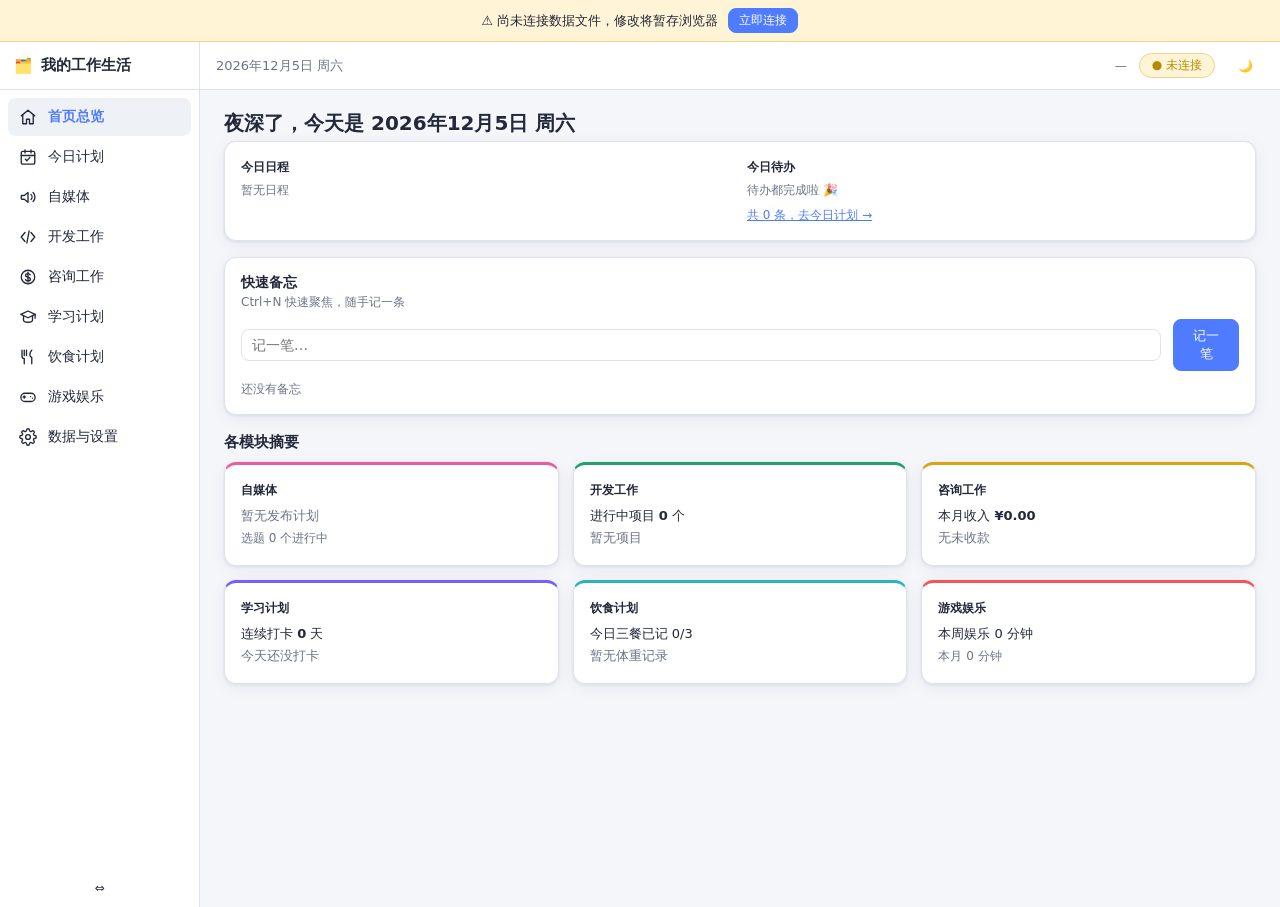
<file: index.html>
<!-- 我的工作生活APP · 单文件本地应用 · 版本 test · 构建于 2026-11-24 13:11:01 · 零外部依赖，无任何网络请求 -->
<!DOCTYPE html>
<html lang="zh-CN" data-theme="light">
<head>
<meta charset="UTF-8">
<meta name="viewport" content="width=device-width, initial-scale=1.0">
<title>我的工作生活</title>
<style>
/* ============ 基础与主题变量 ============ */
:root {
  --sidebar-w: 200px;
  --sidebar-w-collapsed: 56px;
  --topbar-h: 48px;
  --radius: 12px;
  --radius-sm: 8px;
  --font: "Segoe UI", "Microsoft YaHei", system-ui, sans-serif;
  /* 模块主题色 */
  --c-home: #4f7cff;
  --c-plan: #ff8c42;
  --c-media: #e85d9a;
  --c-dev: #22a06b;
  --c-consult: #d9a514;
  --c-study: #7a5cff;
  --c-diet: #2bb3c0;
  --c-fun: #f2555a;
  --c-set: #8a93a6;
}
html[data-theme="light"] {
  --bg: #f4f6fa;
  --bg-card: #ffffff;
  --bg-soft: #eef1f6;
  --bg-hover: #e8ecf4;
  --text: #23283a;
  --text-soft: #6b7386;
  --border: #dde3ee;
  --primary: #4f7cff;
  --primary-text: #ffffff;
  --danger: #e5484d;
  --warn-bg: #fff4d6;
  --warn-border: #f0d48a;
  --error-bg: #ffe0e0;
  --error-border: #f2a6a8;
  --ok: #22a06b;
  --shadow: 0 1px 3px rgba(20, 30, 60, .08), 0 4px 16px rgba(20, 30, 60, .06);
}
html[data-theme="dark"] {
  --bg: #16181f;
  --bg-card: #1f222c;
  --bg-soft: #262a36;
  --bg-hover: #2e3342;
  --text: #e7e9f0;
  --text-soft: #9aa1b3;
  --border: #343a4a;
  --primary: #6b91ff;
  --primary-text: #10131c;
  --danger: #ff6369;
  --warn-bg: #3a3220;
  --warn-border: #6b5a2e;
  --error-bg: #43262a;
  --error-border: #7c3a40;
  --ok: #37b580;
  --shadow: 0 1px 3px rgba(0, 0, 0, .4), 0 4px 16px rgba(0, 0, 0, .3);
}
* { box-sizing: border-box; margin: 0; padding: 0; }
[hidden] { display: none !important; }
html, body { height: 100%; }
body {
  font-family: var(--font);
  font-size: 14px;
  color: var(--text);
  background: var(--bg);
  overflow: hidden;
}
button { font-family: inherit; cursor: pointer; }
input, textarea, select { font-family: inherit; font-size: 14px; color: var(--text); }
.spacer { flex: 1; }

/* ============ 横幅 ============ */
.banner {
  display: flex; align-items: center; gap: 10px; justify-content: center;
  padding: 8px 16px; font-size: 13px;
}
.banner-warn { background: var(--warn-bg); border-bottom: 1px solid var(--warn-border); }
.banner-error { background: var(--error-bg); border-bottom: 1px solid var(--error-border); }

/* ============ 布局 ============ */
#layout { display: flex; height: 100vh; }
body.has-banner #layout { height: calc(100vh - 35px); }

#sidebar {
  width: var(--sidebar-w); flex: none; display: flex; flex-direction: column;
  background: var(--bg-card); border-right: 1px solid var(--border);
  transition: width .15s ease;
}
#sidebar-head {
  height: var(--topbar-h); display: flex; align-items: center; gap: 8px;
  padding: 0 14px; border-bottom: 1px solid var(--border);
  font-weight: 700; font-size: 15px; white-space: nowrap; overflow: hidden;
}
#nav { flex: 1; overflow-y: auto; padding: 8px; }
.nav-item {
  display: flex; align-items: center; gap: 10px; width: 100%;
  padding: 9px 10px; margin-bottom: 2px; border: none; border-radius: var(--radius-sm);
  background: transparent; color: var(--text); font-size: 14px; text-align: left;
  white-space: nowrap; overflow: hidden;
}
.nav-item:hover { background: var(--bg-hover); }
.nav-item.active { background: var(--bg-soft); font-weight: 600; }
.nav-item .nav-icon { flex: none; width: 20px; height: 20px; display: inline-flex; align-items: center; justify-content: center; }
.nav-item .nav-icon svg { width: 18px; height: 18px; }
.nav-item.active .nav-label { color: var(--mod-color, var(--primary)); }
#sidebar-toggle { margin: 8px; }
body.sidebar-collapsed #sidebar { width: var(--sidebar-w-collapsed); }
body.sidebar-collapsed #app-name,
body.sidebar-collapsed .nav-label { display: none; }
body.sidebar-collapsed .nav-item { justify-content: center; padding: 9px 0; }
body.sidebar-collapsed #sidebar-head { justify-content: center; padding: 0; }

#main { flex: 1; display: flex; flex-direction: column; min-width: 0; }
#topbar {
  height: var(--topbar-h); flex: none; display: flex; align-items: center; gap: 12px;
  padding: 0 16px; background: var(--bg-card); border-bottom: 1px solid var(--border);
}
#top-date { font-size: 13px; color: var(--text-soft); }
.save-state { font-size: 12px; color: var(--text-soft); min-width: 64px; text-align: right; }
.save-state.ok { color: var(--ok); }
.save-state.err { color: var(--danger); font-weight: 600; }
.file-state {
  border: 1px solid var(--border); background: var(--bg-soft); border-radius: 999px;
  padding: 3px 12px; font-size: 12px; color: var(--text-soft);
}
.file-state-on { color: var(--ok); border-color: var(--ok); }
.file-state-off { color: #b58a00; border-color: var(--warn-border); background: var(--warn-bg); }
html[data-theme="dark"] .file-state-off { color: #e8c766; }

#view { flex: 1; overflow-y: auto; padding: 20px 24px; outline: none; }

/* ============ 通用基础件 ============ */
.btn {
  border: 1px solid var(--border); background: var(--bg-card); color: var(--text);
  border-radius: var(--radius-sm); padding: 7px 14px; font-size: 13px;
}
.btn:hover { background: var(--bg-hover); }
.btn-primary { background: var(--primary); border-color: var(--primary); color: var(--primary-text); }
.btn-primary:hover { filter: brightness(1.06); background: var(--primary); }
.btn-danger { background: var(--danger); border-color: var(--danger); color: #fff; }
.btn-danger:hover { filter: brightness(1.08); background: var(--danger); }
.btn-ghost { border-color: transparent; background: transparent; }
.btn-ghost:hover { background: var(--bg-hover); }
.btn-small { padding: 3px 10px; font-size: 12px; }
.btn:disabled { opacity: .5; cursor: not-allowed; }

.card {
  background: var(--bg-card); border: 1px solid var(--border);
  border-radius: var(--radius); box-shadow: var(--shadow); padding: 16px;
}
.grid { display: grid; gap: 14px; }
.row { display: flex; gap: 12px; align-items: center; }
.muted { color: var(--text-soft); }
.small { font-size: 12px; }
.mt8 { margin-top: 8px; } .mt12 { margin-top: 12px; } .mt16 { margin-top: 16px; }
.page-title { font-size: 20px; font-weight: 700; margin-bottom: 4px; }
.page-sub { color: var(--text-soft); font-size: 13px; margin-bottom: 16px; }
.section-title { font-size: 15px; font-weight: 700; margin: 18px 0 10px; }

.tag {
  display: inline-block; padding: 2px 10px; border-radius: 999px;
  font-size: 12px; background: var(--bg-soft); color: var(--text-soft);
  border: 1px solid var(--border); cursor: default;
}
.tag.clickable { cursor: pointer; }
.tag-on { background: var(--primary); border-color: var(--primary); color: var(--primary-text); }

.input, .textarea, .select {
  width: 100%; border: 1px solid var(--border); background: var(--bg-card);
  border-radius: var(--radius-sm); padding: 7px 10px; color: var(--text);
}
.input:focus, .textarea:focus, .select:focus { outline: 2px solid var(--primary); outline-offset: -1px; }
.input.invalid, .textarea.invalid { border-color: var(--danger); }
.field-error { color: var(--danger); font-size: 12px; margin-top: 3px; min-height: 14px; }
.textarea { resize: vertical; min-height: 64px; }

table.tbl { width: 100%; border-collapse: collapse; }
.tbl th, .tbl td { padding: 8px 10px; border-bottom: 1px solid var(--border); text-align: left; font-size: 13px; }
.tbl th { color: var(--text-soft); font-weight: 600; background: var(--bg-soft); }
.tbl tr:hover td { background: var(--bg-soft); }

.empty-state {
  text-align: center; color: var(--text-soft); padding: 36px 12px;
  border: 1.5px dashed var(--border); border-radius: var(--radius); background: var(--bg-card);
}
.empty-state .empty-icon { font-size: 30px; margin-bottom: 8px; }
.empty-state .btn { margin-top: 12px; }

/* 标签页 */
.tabs { display: flex; gap: 4px; border-bottom: 1px solid var(--border); margin-bottom: 16px; }
.tab-btn {
  border: none; background: transparent; color: var(--text-soft);
  padding: 9px 16px; font-size: 14px; border-bottom: 2.5px solid transparent; margin-bottom: -1px;
}
.tab-btn:hover { color: var(--text); }
.tab-btn.active { color: var(--mod-color, var(--primary)); border-bottom-color: var(--mod-color, var(--primary)); font-weight: 600; }

/* ============ 弹窗 ============ */
.modal-mask {
  position: fixed; inset: 0; background: rgba(10, 14, 26, .45);
  display: flex; align-items: flex-start; justify-content: center; z-index: 100;
  overflow-y: auto; padding: 6vh 16px 16px;
}
.modal {
  background: var(--bg-card); border-radius: var(--radius); box-shadow: var(--shadow);
  width: 460px; max-width: 100%; padding: 20px;
}
.modal.wide { width: 640px; }
.modal-title { font-size: 16px; font-weight: 700; margin-bottom: 14px; }
.modal-actions { display: flex; justify-content: flex-end; gap: 10px; margin-top: 18px; }
.form-row { margin-bottom: 12px; }
.form-row label { display: block; font-size: 13px; color: var(--text-soft); margin-bottom: 5px; }
.form-row .required::after { content: " *"; color: var(--danger); }
.form-grid-2 { display: grid; grid-template-columns: 1fr 1fr; gap: 0 12px; }

/* toast */
#toast-root { position: fixed; top: 14px; left: 50%; transform: translateX(-50%); z-index: 200; display: flex; flex-direction: column; gap: 8px; align-items: center; }
.toast {
  background: var(--text); color: var(--bg-card); padding: 8px 18px;
  border-radius: 999px; font-size: 13px; box-shadow: var(--shadow);
  animation: toast-in .18s ease;
}
.toast.toast-err { background: var(--danger); color: #fff; }
@keyframes toast-in { from { opacity: 0; transform: translateY(-6px); } to { opacity: 1; } }

/* 滚动条 */
::-webkit-scrollbar { width: 10px; height: 10px; }
::-webkit-scrollbar-thumb { background: var(--border); border-radius: 6px; border: 2px solid var(--bg); }
::-webkit-scrollbar-thumb:hover { background: var(--text-soft); }

</style>
</head>
<body>
<div id="compat-banner" class="banner banner-error" hidden>
  当前浏览器不支持本地数据文件读写（需要 Edge 或 Chrome）。可使用「数据与设置」中的导出/导入方式管理数据。
</div>
<div id="net-banner" class="banner banner-warn" hidden>
  <span>⚠ 尚未连接数据文件，修改将暂存浏览器</span>
  <button id="net-banner-btn" class="btn btn-small btn-primary">立即连接</button>
</div>
<div id="layout">
  <aside id="sidebar">
    <div id="sidebar-head">
      <span id="logo">🗂️</span>
      <span id="app-name">我的工作生活</span>
    </div>
    <nav id="nav"></nav>
    <button id="sidebar-toggle" class="btn btn-ghost btn-small" title="收起/展开侧边栏">⇔</button>
  </aside>
  <div id="main">
    <header id="topbar">
      <span id="top-date"></span>
      <span class="spacer"></span>
      <span id="save-state" class="save-state" title="保存状态">—</span>
      <button id="file-state" class="file-state file-state-off" title="数据文件状态">● 未连接</button>
      <button id="theme-toggle" class="btn btn-ghost btn-small" title="切换深浅色主题">🌙</button>
    </header>
    <main id="view" tabindex="-1"></main>
  </div>
</div>
<div id="modal-root"></div>
<div id="toast-root"></div>
<script>
/* ==== js/00-util.js ==== */
/* 00-util.js — 纯工具函数（无 DOM 依赖，可在 Node 中测试） */
(function (root, factory) {
  factory(root.App = root.App || {});
})(typeof globalThis !== 'undefined' ? globalThis : this, function (App) {
  'use strict';

  var U = {};

  /* ---- ID ---- */
  U.uid = function () {
    return Date.now().toString(36) + Math.random().toString(36).slice(2, 8);
  };

  /* ---- 日期（一律本地时区，格式 YYYY-MM-DD） ---- */
  U.pad2 = function (n) { return (n < 10 ? '0' : '') + n; };

  U.toDateStr = function (d) {
    return d.getFullYear() + '-' + U.pad2(d.getMonth() + 1) + '-' + U.pad2(d.getDate());
  };

  U.today = function () { return U.toDateStr(new Date()); };

  U.parseDate = function (s) {
    var m = /^(\d{4})-(\d{2})-(\d{2})$/.exec(s || '');
    if (!m) return null;
    var d = new Date(+m[1], +m[2] - 1, +m[3]);
    if (d.getFullYear() !== +m[1] || d.getMonth() !== +m[2] - 1 || d.getDate() !== +m[3]) return null;
    return d;
  };

  U.isValidDateStr = function (s) { return U.parseDate(s) !== null; };

  U.addDays = function (dateStr, n) {
    var d = U.parseDate(dateStr);
    if (!d) return null;
    d.setDate(d.getDate() + n);
    return U.toDateStr(d);
  };

  U.diffDays = function (a, b) { // b - a 的天数
    var da = U.parseDate(a), db = U.parseDate(b);
    if (!da || !db) return NaN;
    return Math.round((db - da) / 86400000);
  };

  U.weekdayCN = function (dateStr) {
    var d = U.parseDate(dateStr);
    if (!d) return '';
    return '日一二三四五六'.charAt(d.getDay());
  };

  /* 本周周一的日期 */
  U.mondayOf = function (dateStr) {
    var d = U.parseDate(dateStr);
    if (!d) return null;
    var wd = (d.getDay() + 6) % 7; // 周一=0
    d.setDate(d.getDate() - wd);
    return U.toDateStr(d);
  };

  U.monthOf = function (dateStr) { return (dateStr || '').slice(0, 7); }; // YYYY-MM

  U.fmtDateCN = function (dateStr) {
    var d = U.parseDate(dateStr);
    if (!d) return dateStr || '';
    return (d.getMonth() + 1) + '月' + d.getDate() + '日';
  };

  U.greeting = function (hour) {
    if (hour == null) hour = new Date().getHours();
    if (hour < 6) return '夜深了';
    if (hour < 9) return '早上好';
    if (hour < 12) return '上午好';
    if (hour < 14) return '中午好';
    if (hour < 18) return '下午好';
    return '晚上好';
  };

  /* ---- 时间 HH:MM <-> 分钟 ---- */
  U.isValidTime = function (s) {
    var m = /^(\d{1,2}):(\d{2})$/.exec(s || '');
    return !!m && +m[1] <= 23 && +m[2] <= 59;
  };
  U.timeToMin = function (s) {
    if (!U.isValidTime(s)) return NaN;
    var p = s.split(':');
    return (+p[0]) * 60 + (+p[1]);
  };
  U.minToTime = function (m) {
    m = Math.max(0, Math.min(24 * 60, Math.round(m)));
    return U.pad2(Math.floor(m / 60)) + ':' + U.pad2(m % 60);
  };
  U.fmtMinutes = function (mins) {
    mins = Math.max(0, Math.round(mins || 0));
    var h = Math.floor(mins / 60), m = mins % 60;
    if (h && m) return h + ' 小时 ' + m + ' 分';
    if (h) return h + ' 小时';
    return m + ' 分钟';
  };

  /* ---- 数字/金额 ---- */
  /* 严格解析：'12a' 这类脏输入视为非法（返回 dft），不做 parseFloat 的宽松前缀解析 */
  U.toNum = function (v, dft) {
    if (typeof v === 'number') return isFinite(v) ? v : (dft === undefined ? null : dft);
    var s = String(v == null ? '' : v).trim();
    if (!/^-?(\d+(\.\d*)?|\.\d+)$/.test(s)) return (dft === undefined ? null : dft);
    var n = parseFloat(s);
    return isFinite(n) ? n : (dft === undefined ? null : dft);
  };
  U.fmtMoney = function (n) {
    n = U.toNum(n, 0);
    return n.toLocaleString('zh-CN', { minimumFractionDigits: 2, maximumFractionDigits: 2 });
  };

  /* ---- 杂项 ---- */
  U.clamp = function (v, lo, hi) { return Math.min(hi, Math.max(lo, v)); };

  U.debounce = function (fn, ms) {
    var t = null;
    var wrapped = function () {
      var args = arguments, self = this;
      if (t) clearTimeout(t);
      t = setTimeout(function () { t = null; fn.apply(self, args); }, ms);
    };
    wrapped.flush = function () { if (t) { clearTimeout(t); t = null; fn(); } };
    return wrapped;
  };

  U.deepClone = function (o) { return JSON.parse(JSON.stringify(o)); };

  U.esc = function (s) {
    return String(s == null ? '' : s)
      .replace(/&/g, '&amp;').replace(/</g, '&lt;').replace(/>/g, '&gt;')
      .replace(/"/g, '&quot;').replace(/'/g, '&#39;');
  };

  U.nl2br = function (s) { return U.esc(s).replace(/\n/g, '<br>'); };

  /* 数组按 key 分组，保持出现顺序 */
  U.groupBy = function (arr, keyFn) {
    var map = new Map();
    (arr || []).forEach(function (it) {
      var k = keyFn(it);
      if (!map.has(k)) map.set(k, []);
      map.get(k).push(it);
    });
    return map;
  };

  U.sum = function (arr, fn) {
    return (arr || []).reduce(function (a, b) { return a + (fn ? fn(b) : b); }, 0);
  };

  /* 备份文件名：我的数据-2026-11-13.json，冲突时加 -HHmmss */
  U.backupFileName = function (baseName, dateStr, usedNames, now) {
    now = now || new Date();
    var stem = (baseName || '数据').replace(/\.json$/i, '');
    var simple = stem + '-' + dateStr + '.json';
    if (!usedNames || usedNames.indexOf(simple) === -1) return simple;
    var t = U.pad2(now.getHours()) + U.pad2(now.getMinutes()) + U.pad2(now.getSeconds());
    return stem + '-' + dateStr + '-' + t + '.json';
  };

  U.byDateDesc = function (a, b) { return (b.date || '').localeCompare(a.date || ''); };
  U.byDateAsc = function (a, b) { return (a.date || '').localeCompare(b.date || ''); };

  App.util = U;

  if (typeof module !== 'undefined' && module.exports) module.exports = (typeof globalThis !== 'undefined' ? globalThis : this).App;
});

</script>
<script>
/* ==== js/01-modules.js ==== */
/* 01-modules.js — 模块注册表（导航顺序、名称、主题色、图标） */
(function (root, factory) {
  factory(root.App = root.App || {});
})(typeof globalThis !== 'undefined' ? globalThis : this, function (App) {
  'use strict';

  var svg = function (path, viewBox) {
    return '<svg viewBox="' + (viewBox || '0 0 24 24') + '" fill="none" stroke="currentColor" stroke-width="1.8" stroke-linecap="round" stroke-linejoin="round">' + path + '</svg>';
  };

  App.modules = [
    { id: 'home',    name: '首页总览', color: '--c-home',    icon: svg('<path d="M3 10.5 12 3l9 7.5"/><path d="M5 9.5V21h5v-6h4v6h5V9.5"/>') },
    { id: 'plan',    name: '今日计划', color: '--c-plan',    icon: svg('<rect x="3" y="4.5" width="18" height="17" rx="2"/><path d="M8 2.5v4M16 2.5v4M3 10h18M8.5 15l2 2 4-4.5"/>') },
    { id: 'media',   name: '自媒体',   color: '--c-media',   icon: svg('<path d="M3 11v3a1 1 0 0 0 1 1h3l5 4V6L7 10H4a1 1 0 0 0-1 1z"/><path d="M16 8.5a5 5 0 0 1 0 7M18.8 6a8.5 8.5 0 0 1 0 12"/>') },
    { id: 'dev',     name: '开发工作', color: '--c-dev',     icon: svg('<path d="m8 6-5 6 5 6M16 6l5 6-5 6M13.5 4l-3 16"/>') },
    { id: 'consult', name: '咨询工作', color: '--c-consult', icon: svg('<circle cx="12" cy="12" r="9"/><path d="M15 9.2c-.4-1-1.6-1.7-3-1.7-1.9 0-3.3 1-3.3 2.5 0 3 6.6 1.6 6.6 4.7 0 1.5-1.4 2.6-3.3 2.6-1.6 0-2.8-.7-3.2-1.9M12 5.5v13"/>') },
    { id: 'study',   name: '学习计划', color: '--c-study',   icon: svg('<path d="M12 4 2.5 8.5 12 13l9.5-4.5L12 4z"/><path d="M6 10.7V16c0 1.7 2.7 3 6 3s6-1.3 6-3v-5.3M21.5 8.5v5"/>') },
    { id: 'diet',    name: '饮食计划', color: '--c-diet',    icon: svg('<path d="M4 3v8a3 3 0 0 0 3 3v7M7 3v7M10 3v7"/><path d="M17 3c-1.7 1.5-2.5 3.5-2.5 6 0 2 1 3 2.5 3.5V21"/>') },
    { id: 'fun',     name: '游戏娱乐', color: '--c-fun',     icon: svg('<rect x="2.5" y="7" width="19" height="11" rx="5.5"/><path d="M7 10.5v3M5.5 12h3M15.5 11.5h.01M18 13.5h.01"/>') },
    { id: 'settings',name: '数据与设置',color: '--c-set',    icon: svg('<circle cx="12" cy="12" r="3.2"/><path d="M19.4 15a1.7 1.7 0 0 0 .34 1.87l.06.06a2 2 0 1 1-2.83 2.83l-.06-.06a1.7 1.7 0 0 0-1.87-.34 1.7 1.7 0 0 0-1 1.56V21a2 2 0 1 1-4 0v-.11a1.7 1.7 0 0 0-1-1.56 1.7 1.7 0 0 0-1.87.34l-.06.06a2 2 0 1 1-2.83-2.83l.06-.06a1.7 1.7 0 0 0 .34-1.87 1.7 1.7 0 0 0-1.56-1H3a2 2 0 1 1 0-4h.11a1.7 1.7 0 0 0 1.56-1 1.7 1.7 0 0 0-.34-1.87l-.06-.06a2 2 0 1 1 2.83-2.83l.06.06a1.7 1.7 0 0 0 1.87.34h.01a1.7 1.7 0 0 0 1-1.56V3a2 2 0 1 1 4 0v.11a1.7 1.7 0 0 0 1 1.56 1.7 1.7 0 0 0 1.87-.34l.06-.06a2 2 0 1 1 2.83 2.83l-.06.06a1.7 1.7 0 0 0-.34 1.87v.01a1.7 1.7 0 0 0 1.56 1H21a2 2 0 1 1 0 4h-.11a1.7 1.7 0 0 0-1.56 1z"/>') }
  ];

  if (typeof module !== 'undefined' && module.exports) module.exports = (typeof globalThis !== 'undefined' ? globalThis : this).App;
});

</script>
<script>
/* ==== js/10-schema.js ==== */
/* 10-schema.js — 数据结构定义、默认值与 normalize（纯函数，可 Node 测试） */
(function (root, factory) {
  factory(root.App = root.App || {});
})(typeof globalThis !== 'undefined' ? globalThis : this, function (App) {
  'use strict';

  var U = App.util;
  var S = {};

  S.APP_VERSION = 1;

  S.DEFAULT_PLATFORMS = ['B站', '抖音', '小红书', '公众号', '视频号', 'YouTube'];
  S.DEFAULT_RECIPE_TAGS = ['主食', '荤', '素', '汤', '外卖'];

  /* 集合元数据：path -> 'array'（按 id 的数组）| 'map'（按日期/键的对象） */
  S.COLLECTIONS = {
    'memos': 'array',
    'plan.events': 'array',
    'plan.todos': 'array',
    'plan.reviews': 'map',
    'media.topics': 'array',
    'media.schedule': 'array',
    'media.stats': 'array',
    'dev.projects': 'array',
    'consult.incomes': 'array',
    'study.goals': 'array',
    'study.checkins': 'map',
    'study.timetable': 'array',
    'study.readings': 'array',
    'diet.recipes': 'array',
    'diet.meals': 'map',
    'diet.records': 'map',
    'diet.weights': 'array',
    'fun.records': 'array',
    'fun.weekly': 'array',
    'fun.pool': 'array'
  };

  S.defaultData = function () {
    return {
      appVersion: S.APP_VERSION,
      savedAt: null,
      settings: {
        theme: 'light',
        sidebarCollapsed: false,
        platforms: S.DEFAULT_PLATFORMS.slice(),
        recipeTags: S.DEFAULT_RECIPE_TAGS.slice()
      },
      memos: [],
      plan: { events: [], todos: [], reviews: {} },
      media: { topics: [], schedule: [], stats: [] },
      dev: { projects: [] },
      consult: { incomes: [] },
      study: { goals: [], checkins: {}, timetable: [], readings: [] },
      diet: { recipes: [], meals: {}, records: {}, weights: [] },
      fun: { records: [], weekly: [], pool: [] }
    };
  };

  /* 路径读写：getPath({a:{b:1}}, 'a.b') === 1 */
  S.getPath = function (obj, path) {
    return path.split('.').reduce(function (o, k) { return (o == null ? o : o[k]); }, obj);
  };
  S.setPath = function (obj, path, value) {
    var keys = path.split('.');
    var last = keys.pop();
    var target = keys.reduce(function (o, k) {
      if (o[k] == null || typeof o[k] !== 'object') o[k] = {};
      return o[k];
    }, obj);
    target[last] = value;
  };
  S.ensurePath = function (obj, path, dft) {
    if (S.getPath(obj, path) == null) S.setPath(obj, path, dft);
    return S.getPath(obj, path);
  };

  /* ---- 单条记录字段清洗（宽容：坏字段给默认值，不整条丢弃） ---- */
  function str(v, dft) { return (typeof v === 'string' ? v : (v == null ? (dft || '') : String(v))); }
  function bool(v, dft) { return (typeof v === 'boolean' ? v : (v == null ? !!dft : !!v)); }
  function num(v, dft) { var n = U.toNum(v, null); return n === null ? (dft === undefined ? null : dft) : n; }
  function dateOr(v, dft) { return U.isValidDateStr(v) ? v : (dft || null); }
  function timeOr(v, dft) { return U.isValidTime(v) ? (v.length === 4 ? '0' + v : v) : (dft || null); }
  function ensureId(rec) { if (!rec || typeof rec !== 'object') return null; if (!rec.id) rec.id = U.uid(); return rec; }

  S.cleanRecord = function (path, rec) {
    if (rec == null || typeof rec !== 'object') return null;
    rec = Object.assign({}, rec);
    ensureId(rec);
    switch (path) {
      case 'memos':
        rec.text = str(rec.text); rec.pinned = bool(rec.pinned, false);
        rec.createdAt = str(rec.createdAt) || new Date().toISOString();
        if (!rec.text) return null;
        break;
      case 'plan.events':
        rec.date = dateOr(rec.date, U.today()); rec.start = timeOr(rec.start, '09:00');
        rec.end = timeOr(rec.end, '10:00'); rec.title = str(rec.title); rec.note = str(rec.note);
        if (!rec.title) return null;
        break;
      case 'plan.todos':
        rec.date = dateOr(rec.date, U.today()); rec.text = str(rec.text);
        rec.priority = ['高', '中', '低'].indexOf(rec.priority) >= 0 ? rec.priority : '中';
        rec.done = bool(rec.done, false);
        rec.carried = bool(rec.carried, false);
        rec.carriedFrom = dateOr(rec.carriedFrom, null);
        rec.carriedId = rec.carriedId ? str(rec.carriedId) : null;
        if (!rec.text) return null;
        break;
      case 'media.topics':
        rec.title = str(rec.title); rec.desc = str(rec.desc); rec.note = str(rec.note);
        rec.status = ['灵感', '制作中', '已发布', '已放弃'].indexOf(rec.status) >= 0 ? rec.status : '灵感';
        rec.createdAt = str(rec.createdAt) || new Date().toISOString();
        if (!rec.title) return null;
        break;
      case 'media.schedule':
        rec.date = dateOr(rec.date, U.today()); rec.platform = str(rec.platform);
        rec.title = str(rec.title);
        rec.status = ['计划中', '已发布'].indexOf(rec.status) >= 0 ? rec.status : '计划中';
        rec.topicId = rec.topicId == null ? null : str(rec.topicId);
        if (!rec.title) return null;
        break;
      case 'media.stats':
        rec.date = dateOr(rec.date, U.today()); rec.platform = str(rec.platform);
        rec.views = num(rec.views, null); rec.likes = num(rec.likes, null); rec.fans = num(rec.fans, null);
        if (!rec.platform) return null;
        break;
      case 'dev.projects':
        rec.name = str(rec.name);
        rec.status = ['未开始', '进行中', '暂停', '已完成'].indexOf(rec.status) >= 0 ? rec.status : '未开始';
        rec.progress = U.clamp(Math.round(num(rec.progress, 0) || 0), 0, 100);
        rec.nextStep = str(rec.nextStep); rec.note = str(rec.note);
        rec.due = dateOr(rec.due, null);
        rec.updated = str(rec.updated) || new Date().toISOString();
        rec.logs = Array.isArray(rec.logs) ? rec.logs.filter(function (l) { return l && typeof l === 'object'; }).map(function (l) {
          return { time: str(l.time) || new Date().toISOString(), text: str(l.text), auto: bool(l.auto, false) };
        }) : [];
        if (!rec.name) return null;
        break;
      case 'consult.incomes':
        rec.date = dateOr(rec.date, U.today()); rec.client = str(rec.client); rec.desc = str(rec.desc);
        rec.amount = num(rec.amount, 0) || 0; rec.received = bool(rec.received, false); rec.note = str(rec.note);
        break;
      case 'study.goals':
        rec.title = str(rec.title); rec.due = dateOr(rec.due, null);
        rec.subtasks = (Array.isArray(rec.subtasks) ? rec.subtasks : []).map(function (st) {
          if (!st || typeof st !== 'object') return null;
          return {
            id: str(st.id) || U.uid(), text: str(st.text), done: bool(st.done, false), due: dateOr(st.due, null),
            checks: (Array.isArray(st.checks) ? st.checks : []).map(function (c) {
              return (c && typeof c === 'object') ? { text: str(c.text), done: bool(c.done, false) } : null;
            }).filter(Boolean)
          };
        }).filter(function (st) { return st && st.text; });
        if (!rec.title) return null;
        break;
      case 'study.timetable':
        rec.weekday = U.clamp(Math.round(num(rec.weekday, 1) || 1), 1, 7);
        rec.start = timeOr(rec.start, '19:00'); rec.end = timeOr(rec.end, '21:00');
        rec.text = str(rec.text); rec.color = U.clamp(Math.round(num(rec.color, 0) || 0), 0, 7);
        if (!rec.text) return null;
        break;
      case 'study.readings':
        rec.name = str(rec.name);
        rec.type = ['书籍', '论文', '课程'].indexOf(rec.type) >= 0 ? rec.type : '书籍';
        rec.status = ['想读', '在读', '读完'].indexOf(rec.status) >= 0 ? rec.status : '想读';
        rec.note = str(rec.note); rec.doneDate = dateOr(rec.doneDate, null);
        if (!rec.name) return null;
        break;
      case 'diet.recipes':
        rec.name = str(rec.name); rec.ingredients = str(rec.ingredients); rec.steps = str(rec.steps);
        rec.tags = Array.isArray(rec.tags) ? rec.tags.map(function (t) { return str(t); }).filter(Boolean) : [];
        if (!rec.name) return null;
        break;
      case 'diet.weights':
        rec.date = dateOr(rec.date, U.today()); rec.kg = num(rec.kg, null); rec.bf = num(rec.bf, null);
        if (rec.kg == null || rec.kg <= 0) return null;
        break;
      case 'fun.records':
        rec.date = dateOr(rec.date, U.today()); rec.what = str(rec.what);
        rec.minutes = Math.max(0, Math.round(num(rec.minutes, 0) || 0));
        rec.mood = ['good', 'ok', 'bad'].indexOf(rec.mood) >= 0 ? rec.mood : null;
        if (!rec.what) return null;
        break;
      case 'fun.weekly':
        rec.weekday = U.clamp(Math.round(num(rec.weekday, 1) || 1), 1, 7);
        rec.time = timeOr(rec.time, '20:00'); rec.what = str(rec.what);
        if (!rec.what) return null;
        break;
      case 'fun.pool':
        rec.text = str(rec.text);
        if (!rec.text) return null;
        break;
      default:
        break;
    }
    return rec;
  };

  /* map 型集合的值清洗（键为日期或特殊键） */
  S.cleanMapValue = function (path, key, value) {
    if (!U.isValidDateStr(key)) return undefined;
    switch (path) {
      case 'plan.reviews':
        var rv = str(value, '');
        return rv === '' ? undefined : rv; // 空回顾不落库
      case 'study.checkins':
        if (value == null || typeof value !== 'object') return undefined;
        return { minutes: Math.max(0, Math.round(num(value.minutes, 0) || 0)), note: str(value.note) };
      case 'diet.meals':
        if (value == null || typeof value !== 'object') return undefined;
        return { breakfast: str(value.breakfast), lunch: str(value.lunch), dinner: str(value.dinner) };
      case 'diet.records':
        if (value == null || typeof value !== 'object') return undefined;
        var out = {};
        ['breakfast', 'lunch', 'dinner'].forEach(function (m) {
          var mv = (value[m] && typeof value[m] === 'object') ? value[m] : {};
          out[m] = { actual: str(mv.actual), eaten: bool(mv.eaten, false) };
        });
        return out;
      default:
        return value;
    }
  };

  /* ---- normalize：把任意外来数据（含残缺/损坏）补全为合法结构 ---- */
  S.normalize = function (input) {
    var data = S.defaultData();
    if (input == null) return data;
    if (typeof input === 'string') {
      var t = input.trim();
      if (!t) return data; // 空文件 → 初始结构
      try { input = JSON.parse(t); } catch (e) { return null; } // 明确损坏 → null（调用方决定报错）
    }
    if (typeof input !== 'object' || Array.isArray(input)) return null;

    /* settings */
    if (input.settings && typeof input.settings === 'object') {
      var st = input.settings;
      data.settings.theme = (st.theme === 'dark' ? 'dark' : 'light');
      data.settings.sidebarCollapsed = bool(st.sidebarCollapsed, false);
      if (Array.isArray(st.platforms) && st.platforms.length) {
        data.settings.platforms = st.platforms.map(function (p) { return str(p); }).filter(Boolean);
      }
      if (Array.isArray(st.recipeTags) && st.recipeTags.length) {
        data.settings.recipeTags = st.recipeTags.map(function (p) { return str(p); }).filter(Boolean);
      }
    }
    data.savedAt = str(input.savedAt, null);
    data.appVersion = num(input.appVersion, S.APP_VERSION) || S.APP_VERSION;

    /* 集合 */
    Object.keys(S.COLLECTIONS).forEach(function (path) {
      var kind = S.COLLECTIONS[path];
      var src = S.getPath(input, path);
      if (kind === 'array') {
        var arr = Array.isArray(src) ? src : [];
        var seen = {};
        var out = [];
        arr.forEach(function (rec) {
          var c = S.cleanRecord(path, rec);
          if (c && !seen[c.id]) { seen[c.id] = 1; out.push(c); }
        });
        S.setPath(data, path, out);
      } else {
        var map = {};
        if (src && typeof src === 'object' && !Array.isArray(src)) {
          Object.keys(src).forEach(function (k) {
            var v = S.cleanMapValue(path, k, src[k]);
            if (v !== undefined) map[k] = v;
          });
        }
        S.setPath(data, path, map);
      }
    });
    return data;
  };

  S.serialize = function (data) {
    var copy = U.deepClone(data);
    copy.savedAt = new Date().toISOString();
    return JSON.stringify(copy, null, 1);
  };

  App.schema = S;

  if (typeof module !== 'undefined' && module.exports) module.exports = (typeof globalThis !== 'undefined' ? globalThis : this).App;
});

</script>
<script>
/* ==== js/20-logic.js ==== */
/* 20-logic.js — 纯业务逻辑：oplog、合并、顺延、统计摘要、校验（可 Node 测试） */
(function (root, factory) {
  factory(root.App = root.App || {});
})(typeof globalThis !== 'undefined' ? globalThis : this, function (App) {
  'use strict';

  var U = App.util, S = App.schema;
  var L = {};

  /* ============ oplog：未连接期间的操作日志 ============ */
  L.opUpsert = function (path, record, t) {
    return { t: t || Date.now(), type: 'upsert', path: path, id: record.id, value: U.deepClone(record) };
  };
  L.opMapSet = function (path, key, value, t) {
    return { t: t || Date.now(), type: 'mapset', path: path, id: key, value: (value && typeof value === 'object') ? U.deepClone(value) : value };
  };
  L.opRemove = function (path, id, t) {
    return { t: t || Date.now(), type: 'remove', path: path, id: id };
  };
  L.opSetting = function (key, value, t) {
    return { t: t || Date.now(), type: 'setting', key: key, value: (value && typeof value === 'object') ? U.deepClone(value) : value };
  };

  /* 应用单条 op 到 data（就地修改）。冲突规则：按 t 顺序重放，后到覆盖先到（本地新操作优先）。 */
  L.applyOp = function (data, op) {
    if (!op || !op.type) return false;
    if (op.type === 'setting') {
      data.settings = data.settings || {};
      data.settings[op.key] = (op.value && typeof op.value === 'object') ? U.deepClone(op.value) : op.value;
      return true;
    }
    var kind = S.COLLECTIONS[op.path];
    if (!kind) return false;
    if (op.type === 'upsert') {
      if (kind === 'array') {
        var arr = S.ensurePath(data, op.path, []);
        var idx = -1;
        for (var i = 0; i < arr.length; i++) if (arr[i] && arr[i].id === op.id) { idx = i; break; }
        var cleaned = S.cleanRecord(op.path, op.value);
        if (!cleaned) { if (idx >= 0) arr.splice(idx, 1); return true; }
        cleaned.id = op.id || cleaned.id;
        if (idx >= 0) arr[idx] = cleaned; else arr.push(cleaned);
      } else {
        var map = S.ensurePath(data, op.path, {});
        var v = S.cleanMapValue(op.path, op.id, op.value);
        if (v !== undefined) map[op.id] = v;
      }
      return true;
    }
    if (op.type === 'mapset') {
      var map2 = S.ensurePath(data, op.path, {});
      var v2 = S.cleanMapValue(op.path, op.id, op.value);
      if (v2 !== undefined) map2[op.id] = v2;
      else delete map2[op.id]; // 空值重放 = 删除键
      return true;
    }
    if (op.type === 'remove') {
      if (kind === 'array') {
        var arr2 = S.ensurePath(data, op.path, []);
        for (var j = arr2.length - 1; j >= 0; j--) if (arr2[j] && arr2[j].id === op.id) arr2.splice(j, 1);
      } else {
        var map3 = S.ensurePath(data, op.path, {});
        delete map3[op.id];
      }
      return true;
    }
    return false;
  };

  /* 重放整个 oplog（按时间稳定排序） */
  L.applyOplog = function (data, ops) {
    var sorted = (ops || []).slice().sort(function (a, b) { return (a.t || 0) - (b.t || 0); });
    var n = 0;
    sorted.forEach(function (op) { if (L.applyOp(data, op)) n++; });
    return n;
  };

  /* ============ 今日计划：未完成待办自动顺延 ============ */
  /* 把 date < today 且未完成、未被顺延过的待办复制到 today（carriedFrom=来源日期，carriedId=链根 id 去重），
     来源条目打 carried 标记（仍保留在历史日期，不算完成）。链式去重：同一根链每天最多顺延一条。
     返回顺延条数。幂等：重复调用不会重复顺延。 */
  L.carryOverTodos = function (data, today) {
    var todos = data.plan.todos;
    var existingCarried = {};
    todos.forEach(function (t) {
      if (t.date === today && t.carriedId) existingCarried[t.carriedId] = true;
    });
    var overdue = todos.filter(function (t) {
      return !t.done && !t.carried && t.date && t.date < today;
    }).sort(function (a, b) { return (b.date || '').localeCompare(a.date || ''); }); // 新日期优先
    var added = 0;
    overdue.forEach(function (t) {
      var root = t.carriedId || t.id;
      t.carried = true; // 已被顺延过，不再作为源头
      if (existingCarried[root]) return;
      todos.push({
        id: U.uid(), date: today, text: t.text, priority: t.priority || '中',
        done: false, carriedFrom: t.date, carriedId: root
      });
      existingCarried[root] = true;
      added++;
    });
    return added;
  };

  /* ============ 学习：连续打卡 ============ */
  /* 连续天数：从今天往回数（今天没打卡则从昨天起算，今天尚未结束不算断） */
  L.streakDays = function (checkins, today) {
    var n = 0;
    var d = today;
    if (!checkins[d]) d = U.addDays(today, -1);
    while (checkins[d]) { n++; d = U.addDays(d, -1); }
    return n;
  };

  L.checkinTotalMinutes = function (checkins, from, to) {
    var sum = 0;
    Object.keys(checkins).forEach(function (k) {
      if (k >= from && k <= to && checkins[k]) sum += (checkins[k].minutes || 0);
    });
    return sum;
  };

  /* 热力格：以今天所在周的周一为终点，往前 weeks 周的周一列表 */
  L.heatGridDays = function (today, weeks) {
    var monday = U.mondayOf(today);
    var start = U.addDays(monday, -(weeks - 1) * 7);
    var days = [];
    for (var i = 0; i < weeks * 7; i++) days.push(U.addDays(start, i));
    return { start: start, days: days };
  };

  /* ============ 目标进度 ============ */
  L.goalProgress = function (goal) {
    var subs = (goal && goal.subtasks) || [];
    if (!subs.length) return 0;
    var done = subs.filter(function (s) { return s.done; }).length;
    return Math.round(done / subs.length * 100);
  };

  /* ============ 咨询：收入统计 ============ */
  L.incomeMonthSummary = function (incomes, month) { // month: 'YYYY-MM'
    var received = 0, unreceived = 0, unreceivedCount = 0;
    (incomes || []).forEach(function (r) {
      if (U.monthOf(r.date) !== month) return;
      if (r.received) received += (r.amount || 0);
      else { unreceived += (r.amount || 0); unreceivedCount++; }
    });
    return { received: received, unreceived: unreceived, unreceivedCount: unreceivedCount };
  };

  L.incomeYearTotal = function (incomes, year) {
    return U.sum((incomes || []).filter(function (r) { return (r.date || '').slice(0, 4) === String(year) && r.received; }), function (r) { return r.amount || 0; });
  };

  /* 近 n 个月序列（含当月），返回 [{month:'YYYY-MM', received, unreceived}] */
  L.monthlyIncomeSeries = function (incomes, today, n) {
    var out = [];
    var d = U.parseDate(today);
    d.setDate(1);
    for (var i = n - 1; i >= 0; i--) {
      var dd = new Date(d.getFullYear(), d.getMonth() - i, 1);
      var m = dd.getFullYear() + '-' + U.pad2(dd.getMonth() + 1);
      var s = L.incomeMonthSummary(incomes, m);
      out.push({ month: m, received: s.received, unreceived: s.unreceived });
    }
    return out;
  };

  /* ============ 自媒体：图表序列 ============ */
  /* 返回 [{platform, points:[{date, value}]}]，按日期升序，metric ∈ views/likes/fans */
  L.statsSeries = function (stats, metric, from, to) {
    var byPlatform = new Map();
    (stats || []).forEach(function (r) {
      if (r.date < from || r.date > to) return;
      var v = r[metric];
      if (v == null) return;
      if (!byPlatform.has(r.platform)) byPlatform.set(r.platform, []);
      byPlatform.get(r.platform).push({ date: r.date, value: v });
    });
    var out = [];
    byPlatform.forEach(function (points, platform) {
      points.sort(U.byDateAsc);
      out.push({ platform: platform, points: points });
    });
    out.sort(function (a, b) { return a.platform < b.platform ? -1 : (a.platform > b.platform ? 1 : 0); });
    return out;
  };

  L.nextSchedule = function (schedule, today) {
    var future = (schedule || []).filter(function (s) { return s.status === '计划中' && s.date >= today; }).sort(U.byDateAsc);
    if (future.length) return future[0];
    var past = (schedule || []).slice().sort(U.byDateDesc);
    return past.length ? past[0] : null;
  };

  /* ============ 开发：摘要 ============ */
  L.devSummary = function (projects) {
    var inProgress = (projects || []).filter(function (p) { return p.status === '进行中'; });
    var latest = (projects || []).slice().sort(function (a, b) { return (b.updated || '').localeCompare(a.updated || ''); })[0] || null;
    return { inProgressCount: inProgress.length, latestNextStep: latest ? (latest.nextStep || '') : '', latestName: latest ? latest.name : '' };
  };

  /* 项目更新时生成自动进展记录文本 */
  L.projectChangeLog = function (oldP, newP) {
    var parts = [];
    if (oldP.status !== newP.status) parts.push('状态：' + oldP.status + ' → ' + newP.status);
    if (oldP.progress !== newP.progress) parts.push('进度：' + oldP.progress + '% → ' + newP.progress + '%');
    if ((oldP.nextStep || '') !== (newP.nextStep || '')) parts.push('下一步：' + (newP.nextStep || '（空）'));
    return parts.join('；');
  };

  /* ============ 饮食/体重 ============ */
  L.weightSummary = function (weights) {
    var sorted = (weights || []).slice().sort(U.byDateAsc);
    if (!sorted.length) return null;
    var last = sorted[sorted.length - 1];
    var prev = sorted.length > 1 ? sorted[sorted.length - 2] : null;
    return { latest: last, change: prev ? (last.kg - prev.kg) : 0 };
  };

  L.dietTodayDone = function (records, today) {
    var r = records[today];
    if (!r) return 0;
    return ['breakfast', 'lunch', 'dinner'].filter(function (m) { return r[m] && r[m].eaten; }).length;
  };

  /* ============ 游戏娱乐 ============ */
  L.funWeekMinutes = function (funRecords, today) {
    var mon = U.mondayOf(today);
    var sun = U.addDays(mon, 6);
    return U.sum((funRecords || []).filter(function (r) { return r.date >= mon && r.date <= sun; }), function (r) { return r.minutes || 0; });
  };

  L.funMonthMinutes = function (funRecords, today) {
    var m = U.monthOf(today);
    return U.sum((funRecords || []).filter(function (r) { return U.monthOf(r.date) === m; }), function (r) { return r.minutes || 0; });
  };

  /* 抽选池 = 每周娱乐安排 + 手动 pool；随机抽一个，可排除若干 id */
  L.buildPickPool = function (weekly, pool) {
    var items = [];
    (weekly || []).forEach(function (w) { items.push({ id: w.id, text: w.what, src: 'weekly' }); });
    (pool || []).forEach(function (p) { items.push({ id: p.id, text: p.text, src: 'pool' }); });
    return items;
  };

  L.randomPick = function (items, excludeIds, rand) {
    var r = rand || Math.random;
    var avail = (items || []).filter(function (it) { return !(excludeIds || []).includes(it.id); });
    if (!avail.length) avail = items || [];
    if (!avail.length) return null;
    return avail[Math.floor(r() * avail.length) % avail.length];
  };

  /* ============ 今日计划摘要 ============ */
  L.planSummary = function (data, today) {
    var todos = data.plan.todos.filter(function (t) { return t.date === today; });
    var events = data.plan.events.filter(function (e) { return e.date === today; });
    return {
      todoTotal: todos.length,
      todoDone: todos.filter(function (t) { return t.done; }).length,
      eventCount: events.length
    };
  };

  /* ============ 校验 ============ */
  L.validateRequired = function (v, label) {
    return (v == null || String(v).trim() === '') ? (label + '不能为空') : null;
  };
  L.validateNumber = function (v, label, opts) {
    opts = opts || {};
    if (v === '' || v == null) return opts.required ? (label + '不能为空') : null;
    var n = U.toNum(v, null);
    if (n === null) return label + '必须是数字';
    if (opts.min != null && n < opts.min) return label + '不能小于 ' + opts.min;
    if (opts.max != null && n > opts.max) return label + '不能大于 ' + opts.max;
    return null;
  };
  L.validateTimeRange = function (start, end) {
    if (!U.isValidTime(start)) return '开始时间格式应为 HH:MM';
    if (!U.isValidTime(end)) return '结束时间格式应为 HH:MM';
    if (U.timeToMin(end) <= U.timeToMin(start)) return '结束时间必须晚于开始时间';
    return null;
  };
  /* 日程重叠检测：返回与 [start,end) 重叠的其他日程数量 */
  L.countOverlaps = function (events, date, start, end, excludeId) {
    var s = U.timeToMin(start), e = U.timeToMin(end);
    return (events || []).filter(function (ev) {
      return ev.date === date && ev.id !== excludeId &&
        U.timeToMin(ev.start) < e && s < U.timeToMin(ev.end);
    }).length;
  };

  App.logic = L;

  if (typeof module !== 'undefined' && module.exports) module.exports = (typeof globalThis !== 'undefined' ? globalThis : this).App;
});

</script>
<script>
/* ==== js/30-store.js ==== */
/* 30-store.js — 内存 store + 变更 API + 自动保存管道（适配器注入，可 Node 测试） */
(function (root, factory) {
  factory(root.App = root.App || {});
})(typeof globalThis !== 'undefined' ? globalThis : this, function (App) {
  'use strict';

  var U = App.util, S = App.schema, L = App.logic;

  function createStore() {
    var data = S.defaultData();
    var subs = [];
    var fileAdapter = null;   // {isConnected(), name(), write(json):Promise|void}
    var cacheAdapter = null;  // {saveSnapshot(json), pushOps(ops), loadOps(), clearOps(), saveMeta(obj), loadMeta(), loadSnapshot()}
    var pendingOps = [];      // 未落盘到文件的操作日志
    var saveState = 'idle';   // idle | saved | cache | error
    var lastError = null;

    var store = {};

    Object.defineProperty(store, 'data', { get: function () { return data; } });
    store.pendingOps = function () { return pendingOps.slice(); };
    store.saveState = function () { return saveState; };
    store.lastError = function () { return lastError; };

    store.setFileAdapter = function (a) { fileAdapter = a; };
    store.setCacheAdapter = function (a) { cacheAdapter = a; };
    store.fileConnected = function () { return !!(fileAdapter && fileAdapter.isConnected()); };
    store.fileName = function () { return (fileAdapter && fileAdapter.name()) || ''; };

    store.subscribe = function (fn) { subs.push(fn); };
    store.notify = function () {
      subs.forEach(function (fn) {
        try { fn(data); } catch (e) { if (typeof console !== 'undefined') console.error(e); }
      });
    };

    function setSaveStateUI(state, errText) {
      saveState = state;
      lastError = errText || null;
      if (typeof document !== 'undefined' && App.shell) {
        if (state === 'saved') App.shell.setSaveState('已保存 ✓', 'ok');
        else if (state === 'cache') App.shell.setSaveState('暂存浏览器', '');
        else if (state === 'error') App.shell.setSaveState('保存失败 ⚠', 'err');
        else App.shell.setSaveState('—', '');
        App.shell.setFileState(store.fileConnected(), store.fileName());
      }
    }
    store.setSaveStateUI = setSaveStateUI;

    /* ---- 变更 API（全部经过这里，自动记 op） ---- */
    function pushOp(op) {
      pendingOps.push(op);
      if (pendingOps.length > 5000) pendingOps = pendingOps.slice(-4000);
    }

    store.upsert = function (path, record) {
      var cleaned = S.cleanRecord(path, record);
      if (!cleaned) return null;
      var arr = S.ensurePath(data, path, []);
      var idx = -1;
      for (var i = 0; i < arr.length; i++) if (arr[i].id === cleaned.id) { idx = i; break; }
      if (idx >= 0) arr[idx] = cleaned; else arr.push(cleaned);
      pushOp(L.opUpsert(path, cleaned));
      store.commit();
      return cleaned;
    };

    store.mapSet = function (path, key, value) {
      var cleaned = S.cleanMapValue(path, key, value);
      var map = S.ensurePath(data, path, {});
      if (cleaned === undefined) {
        /* 清洗后为空（如清空回顾）= 删除该键 */
        if (Object.prototype.hasOwnProperty.call(map, key)) {
          delete map[key];
          pushOp(L.opRemove(path, key));
          store.commit();
        }
        return false;
      }
      map[key] = cleaned;
      pushOp(L.opMapSet(path, key, cleaned));
      store.commit();
      return true;
    };

    store.remove = function (path, id) {
      var kind = S.COLLECTIONS[path];
      if (kind === 'array') {
        var arr = S.ensurePath(data, path, []);
        for (var i = arr.length - 1; i >= 0; i--) if (arr[i].id === id) arr.splice(i, 1);
      } else if (kind === 'map') {
        delete S.ensurePath(data, path, {})[id];
      }
      pushOp(L.opRemove(path, id));
      store.commit();
    };

    store.setSetting = function (key, value) {
      data.settings[key] = (value && typeof value === 'object') ? U.deepClone(value) : value;
      pushOp(L.opSetting(key, data.settings[key]));
      store.commit();
    };

    /* 整体替换数据（连接文件/恢复/清空时用）：skipOps=不记 op */
    store.setData = function (newData) {
      data = S.normalize(newData) || S.defaultData();
      store.commit();
    };

    store.commit = function () {
      store.notify();
      store.queueSave();
    };

    /* ---- 保存管道 ---- */
    store.saveNow = function () {
      var json = S.serialize(data);
      /* 快照缓存始终写（应急兜底） */
      if (cacheAdapter) {
        try {
          cacheAdapter.saveSnapshot(json);
          if (pendingOps.length) cacheAdapter.pushOps(pendingOps.slice());
        } catch (e) { /* 缓存失败不阻塞 */ }
      }
      if (fileAdapter && fileAdapter.isConnected()) {
        var done = function (err) {
          if (err) {
            setSaveStateUI('error', String(err && err.message || err));
            if (cacheAdapter) { try { cacheAdapter.pushOps(pendingOps.slice()); } catch (e2) {} }
          } else {
            pendingOps = [];
            if (cacheAdapter) { try { cacheAdapter.clearOps(); } catch (e2) {} }
            setSaveStateUI('saved');
          }
        };
        try {
          var r = fileAdapter.write(json);
          if (r && typeof r.then === 'function') r.then(function () { done(null); }, function (e) { done(e); });
          else done(null);
        } catch (e) { done(e); }
      } else {
        setSaveStateUI('cache');
      }
    };

    store.queueSave = U.debounce(store.saveNow, 500);

    /* 清空未决 op（连接文件重放成功后由 persist 调用） */
    store.takePendingOps = function () {
      var ops = pendingOps.slice();
      pendingOps = [];
      if (cacheAdapter) { try { cacheAdapter.clearOps(); } catch (e) {} }
      return ops;
    };
    store.restorePendingOps = function (ops) { pendingOps = ops.slice(); };

    /* 启动：从缓存恢复（未连接文件时的暂存数据） */
    store.loadFromCache = function () {
      if (!cacheAdapter) return false;
      var snap = null;
      try { snap = cacheAdapter.loadSnapshot(); } catch (e) {}
      if (snap) {
        var norm = S.normalize(snap);
        if (norm) data = norm;
      }
      var ops = [];
      try { ops = cacheAdapter.loadOps() || []; } catch (e) {}
      pendingOps = ops.slice();
      if (pendingOps.length) L.applyOplog(data, pendingOps);
      return true;
    };

    return store;
  }

  App.createStore = createStore;
  if (typeof document !== 'undefined' || !App.store) {
    App.store = App.store || createStore();
  }

  if (typeof module !== 'undefined' && module.exports) module.exports = (typeof globalThis !== 'undefined' ? globalThis : this).App;
});

</script>
<script>
/* ==== js/40-persist.js ==== */
/* 40-persist.js — 浏览器持久化层：IndexedDB 句柄、FSA 文件连接、localStorage 缓存、备份/恢复/导出/清空 */
(function (root, factory) {
  factory(root.App = root.App || {});
})(typeof globalThis !== 'undefined' ? globalThis : this, function (App) {
  'use strict';

  var U = App.util, S = App.schema, L = App.logic;

  var caps = {
    open: typeof window !== 'undefined' && typeof window.showOpenFilePicker === 'function',
    save: typeof window !== 'undefined' && typeof window.showSaveFilePicker === 'function',
    dir: typeof window !== 'undefined' && typeof window.showDirectoryPicker === 'function'
  };

  var P = { caps: caps };

  if (typeof window === 'undefined') {
    App.persist = P; // Node 环境：仅暴露能力标志，供测试引用
    if (typeof module !== 'undefined' && module.exports) module.exports = globalThis.App;
    return;
  }

  var store = App.store;
  var ui = function () {
    return App.ui || {
      toast: function (m) { console.log('[toast] ' + m); },
      confirm: function (m) { return window.confirm(m); },
      alert: function (m) { window.alert(m); }
    };
  };

  /* ============ localStorage 缓存适配器 ============ */
  var LS_SNAP = 'papp.snap', LS_OPS = 'papp.ops', LS_BACKUPS = 'papp.backupNames';
  var cacheAdapter = {
    saveSnapshot: function (json) { try { localStorage.setItem(LS_SNAP, json); } catch (e) {} },
    loadSnapshot: function () { try { return localStorage.getItem(LS_SNAP); } catch (e) { return null; } },
    pushOps: function (ops) { try { localStorage.setItem(LS_OPS, JSON.stringify(ops)); } catch (e) {} }, // 语义=整体替换为当前全部未决 ops
    loadOps: function () { try { return JSON.parse(localStorage.getItem(LS_OPS) || '[]'); } catch (e) { return []; } },
    clearOps: function () { try { localStorage.removeItem(LS_OPS); } catch (e) {} }
  };

  /* ============ IndexedDB（存文件句柄） ============ */
  function idb() {
    return new Promise(function (res, rej) {
      var req = indexedDB.open('papp-db', 1);
      req.onupgradeneeded = function () {
        if (!req.result.objectStoreNames.contains('kv')) req.result.createObjectStore('kv');
      };
      req.onsuccess = function () { res(req.result); };
      req.onerror = function () { rej(req.error); };
    });
  }
  function idbGet(key) {
    return idb().then(function (db) {
      return new Promise(function (res, rej) {
        var tx = db.transaction('kv', 'readonly');
        var r = tx.objectStore('kv').get(key);
        r.onsuccess = function () { res(r.result); };
        r.onerror = function () { rej(r.error); };
      });
    });
  }
  function idbSet(key, val) {
    return idb().then(function (db) {
      return new Promise(function (res, rej) {
        var tx = db.transaction('kv', 'readwrite');
        tx.objectStore('kv').put(val, key);
        tx.oncomplete = function () { res(true); };
        tx.onerror = function () { rej(tx.error); };
      });
    }).catch(function () { return false; });
  }

  /* ============ 文件适配器 ============ */
  var fileHandle = null;

  function makeFileAdapter(handle) {
    return {
      isConnected: function () { return !!handle; },
      name: function () { return handle ? handle.name : ''; },
      write: function (json) {
        return handle.createWritable().then(function (w) {
          return w.write(json).then(function () { return w.close(); });
        });
      }
    };
  }

  async function ensurePermission(handle) {
    var opts = { mode: 'readwrite' };
    if ((await handle.queryPermission(opts)) === 'granted') return true;
    return (await handle.requestPermission(opts)) === 'granted';
  }

  async function readHandleText(handle) {
    var f = await handle.getFile();
    return await f.text();
  }

  /* 连接成功后的通用流程：读文件 → normalize → 重放 oplog → 写回 */
  async function adoptHandle(handle, opts) {
    opts = opts || {};
    if (!(await ensurePermission(handle))) throw new Error('未获得文件读写授权');
    var text = await readHandleText(handle);
    var fileData = S.normalize(text);
    if (fileData === null) {
      /* 文件内容无法识别 */
      if (!opts.forceOverwrite && !ui().confirm('文件「' + handle.name + '」内容无法识别（不是本 App 的数据格式）。\n是否用当前数据覆盖它？\n（选"取消"则不连接）')) {
        throw new Error('文件内容无法识别');
      }
      fileData = S.normalize(store.data);
    }
    var ops = store.pendingOps();
    if (ops.length) {
      L.applyOplog(fileData, ops);
    }
    fileHandle = handle;
    store.setFileAdapter(makeFileAdapter(handle));
    store.setData(fileData);       // setData→commit→queueSave（合并结果随后写回文件）
    var carried = L.carryOverTodos(store.data, U.today());
    if (carried) store.commit();
    store.saveNow();               // 立即写一次，成功后清空 pendingOps
    idbSet('fileHandle', handle);
    App.shell.setFileState(true, handle.name);
    if (App.shell.rerender) App.shell.rerender();
    return handle.name;
  }

  /* 用户点击「连接数据文件」 */
  P.connect = async function () {
    try {
      /* 1) 优先用记住的句柄 */
      var saved = await idbGet('fileHandle').catch(function () { return null; });
      if (saved) {
        try {
          var name = await adoptHandle(saved);
          ui().toast('已连接：' + name);
          return name;
        } catch (e) { /* 句柄失效则走选择器 */ }
      }
      /* 2) 文件选择器 */
      if (!caps.open) { ui().alert('当前浏览器不支持连接本地文件，请使用「导出/导入」管理数据。'); return null; }
      var [h] = await window.showOpenFilePicker({
        mode: 'readwrite',
        types: [{ description: '数据文件', accept: { 'application/json': ['.json'], 'text/plain': ['.txt'] } }],
        multiple: false
      });
      var name2 = await adoptHandle(h);
      ui().toast('已连接：' + name2);
      return name2;
    } catch (e) {
      if (e && e.name === 'AbortError') return null; // 用户取消
      ui().toast('连接失败：' + (e && e.message || e), true);
      return null;
    }
  };

  /* ============ 下载兜底 ============ */
  function downloadBlob(filename, text) {
    var blob = new Blob([text], { type: 'application/json;charset=utf-8' });
    var a = document.createElement('a');
    a.href = URL.createObjectURL(blob);
    a.download = filename;
    document.body.appendChild(a);
    a.click();
    setTimeout(function () { URL.revokeObjectURL(a.href); a.remove(); }, 2000);
  }
  P.downloadBlob = downloadBlob;

  /* ============ 新建数据文件 ============ */
  P.createNew = async function () {
    var json = S.serialize(store.data);
    if (caps.save) {
      try {
        var handle = await window.showSaveFilePicker({
          suggestedName: '我的数据.json',
          types: [{ description: '数据文件', accept: { 'application/json': ['.json'] } }]
        });
        var name = await adoptHandle(handle, { forceOverwrite: true });
        ui().toast('已创建数据文件：' + name);
        return name;
      } catch (e) {
        if (e && e.name === 'AbortError') return null;
        ui().toast('创建失败：' + (e && e.message || e), true);
        return null;
      }
    }
    /* 降级：下载初始文件 + 引导连接 */
    downloadBlob('我的数据.json', json);
    ui().alert('已下载初始数据文件「我的数据.json」。\n\n请把它移动到固定位置（建议 APP 文件夹），然后点顶栏「● 未连接」→ 在弹出的选择框中选中这个文件，即完成连接。\n\n（也可以手动新建一个空的 .json 文件再连接，App 会自动写入初始数据）');
    return 'downloaded';
  };

  /* ============ 备份 ============ */
  function usedBackupNames() {
    try { return JSON.parse(localStorage.getItem(LS_BACKUPS) || '[]'); } catch (e) { return []; }
  }
  function rememberBackupName(name) {
    var arr = usedBackupNames();
    if (arr.indexOf(name) === -1) arr.push(name);
    if (arr.length > 200) arr = arr.slice(-200);
    try { localStorage.setItem(LS_BACKUPS, JSON.stringify(arr)); } catch (e) {}
  }

  async function backupDirHandle(create) {
    var dh = await idbGet('backupDir').catch(function () { return null; });
    if (dh) return dh;
    if (!create || !caps.dir) return null;
    try {
      dh = await window.showDirectoryPicker({ mode: 'readwrite', startIn: 'documents' });
      await idbSet('backupDir', dh);
      return dh;
    } catch (e) { return null; }
  }

  P.backup = async function (opts) {
    opts = opts || {};
    var json = S.serialize(store.data);
    var today = U.today();
    try {
      var dh = await backupDirHandle(!opts.noPicker);
      if (dh) {
        var sub = await dh.getDirectoryHandle('备份', { create: true });
        var names = [];
        for await (var n of sub.keys()) names.push(n);
        var fname = U.backupFileName(opts.baseName || '我的数据', today, names);
        var fh = await sub.getFileHandle(fname, { create: true });
        var w = await fh.createWritable();
        await w.write(json); await w.close();
        ui().toast('已备份到「备份」文件夹：' + fname);
        return fname;
      }
    } catch (e) { /* 目录方式失败 → 下载兜底 */ }
    var fname2 = U.backupFileName(opts.baseName || '我的数据', today, usedBackupNames());
    downloadBlob(fname2, json);
    rememberBackupName(fname2);
    ui().toast('已备份（浏览器下载）：' + fname2);
    return fname2;
  };

  /* ============ 恢复 ============ */
  function pickFileFallback() {
    return new Promise(function (res) {
      var input = document.createElement('input');
      input.type = 'file';
      input.accept = '.json,.txt,application/json';
      input.onchange = function () { res(input.files && input.files[0] ? input.files[0] : null); };
      input.click();
    });
  }

  P.restore = async function () {
    try {
      var text = null, fname = '';
      if (caps.open) {
        var [h] = await window.showOpenFilePicker({
          mode: 'readonly',
          types: [{ description: '备份文件', accept: { 'application/json': ['.json'], 'text/plain': ['.txt'] } }],
          multiple: false
        });
        fname = h.name;
        text = await readHandleText(h);
      } else {
        var f = await pickFileFallback();
        if (!f) return false;
        fname = f.name;
        text = await f.text();
      }
      var restored = S.normalize(text);
      if (restored === null) { ui().alert('所选文件无法识别（不是本 App 的数据/备份文件），未做任何改动。'); return false; }
      /* 恢复前快照 */
      try {
        var snapName = '恢复前快照-' + new Date().toISOString().slice(0, 19).replace(/[:T]/g, '') + '.json';
        downloadBlob(snapName, S.serialize(store.data));
      } catch (e) {}
      store.setData(restored);
      store.saveNow();
      syncSettingsToShell();
      if (App.shell.rerender) App.shell.rerender();
      ui().toast('已从「' + fname + '」恢复（恢复前数据已自动另存为快照下载）');
      return true;
    } catch (e) {
      if (e && e.name === 'AbortError') return false;
      ui().toast('恢复失败：' + (e && e.message || e), true);
      return false;
    }
  };

  /* ============ 导出 / 清空 ============ */
  P.exportJSON = function () {
    var name = '我的数据-导出-' + U.today() + '.json';
    downloadBlob(name, S.serialize(store.data));
    ui().toast('已导出：' + name);
  };

  P.clearAll = function () {
    store.setData(S.defaultData());
    store.saveNow();
    syncSettingsToShell();
    if (App.shell.rerender) App.shell.rerender();
    ui().toast('已清空全部数据');
  };

  /* ============ 设置同步到外壳 ============ */
  function syncSettingsToShell() {
    var st = store.data.settings;
    App.shell.applyTheme(st.theme || 'light');
    App.shell.applySidebar(!!st.sidebarCollapsed);
  }
  P.syncSettingsToShell = syncSettingsToShell;

  /* ============ 启动 ============ */
  P.boot = async function () {
    store.setCacheAdapter(cacheAdapter);
    store.loadFromCache();
    var carried = L.carryOverTodos(store.data, U.today());
    if (carried) store.commit();
    syncSettingsToShell();
    store.setSaveStateUI(store.pendingOps().length ? 'cache' : 'idle');

    /* 尝试用记住的句柄静默连接（仅在已授权时，不弹权限框） */
    try {
      var saved = await idbGet('fileHandle');
      if (saved && (await saved.queryPermission({ mode: 'readwrite' })) === 'granted') {
        await adoptHandle(saved);
      }
    } catch (e) { /* 静默失败 → 显示未连接 */ }
    App.shell.setFileState(store.fileConnected(), store.fileName());
  };

  App.boot = function () { P.boot(); };
  App.persist = P;

  if (typeof module !== 'undefined' && module.exports) module.exports = globalThis.App;
});

</script>
<script>
/* ==== js/50-dom.js ==== */
/* 50-dom.js — DOM 助手与全局 UI（toast/弹窗表单/确认框/空状态/标签页/日期导航）
   纯校验逻辑 validateFieldValue 可在 Node 测试 */
(function (root, factory) {
  factory(root.App = root.App || {});
})(typeof globalThis !== 'undefined' ? globalThis : this, function (App) {
  'use strict';

  var U = App.util, L = App.logic;
  var D = {};

  /* ---- 纯校验（Node 可测） ----
     field: {key,label,type,required,min,max,validate(value, values)} */
  D.validateFieldValue = function (field, value, values) {
    if (field.validate) return field.validate(value, values || {}) || null;
    switch (field.type) {
      case 'number':
        return L.validateNumber(value, field.label, { required: !!field.required, min: field.min, max: field.max });
      case 'time':
        if (field.required && !value) return field.label + '不能为空';
        if (value && !U.isValidTime(value)) return field.label + '格式应为 HH:MM';
        return null;
      case 'date':
        if (field.required && !value) return field.label + '不能为空';
        if (value && !U.isValidDateStr(value)) return field.label + '格式应为 YYYY-MM-DD';
        return null;
      default:
        if (field.required) return L.validateRequired(value, field.label);
        return null;
    }
  };

  if (typeof document === 'undefined') {
    App.dom = D;
    if (typeof module !== 'undefined' && module.exports) module.exports = (typeof globalThis !== 'undefined' ? globalThis : this).App;
    return;
  }

  /* ---- DOM 助手 ---- */
  D.el = function (html) {
    var t = document.createElement('template');
    t.innerHTML = html.trim();
    return t.content.firstElementChild;
  };
  D.els = function (html) {
    var t = document.createElement('template');
    t.innerHTML = html.trim();
    return Array.prototype.slice.call(t.content.children);
  };
  D.on = function (root, selector, evt, fn) {
    root.addEventListener(evt, function (e) {
      var t = e.target.closest(selector);
      if (t && root.contains(t)) fn(e, t);
    });
  };

  var ui = {};
  App.ui = ui;
  App.dom = D;

  /* ---- toast ---- */
  ui.toast = function (msg, isErr) {
    var root = document.getElementById('toast-root');
    var el = D.el('<div class="toast' + (isErr ? ' toast-err' : '') + '">' + U.esc(msg) + '</div>');
    root.appendChild(el);
    setTimeout(function () { el.style.opacity = '0'; el.style.transition = 'opacity .3s'; }, 2200);
    setTimeout(function () { el.remove(); }, 2600);
  };

  /* ---- 弹窗表单 ----
     opts: {title, fields:[...], values:{}, wide, submitText, onSubmit(values)->errMap|null, onDelete}
     返回 {close} */
  ui.modal = function (opts) {
    var mask = D.el('<div class="modal-mask"><div class="modal' + (opts.wide ? ' wide' : '') + '"></div></div>');
    var box = mask.firstElementChild;
    var html = '<div class="modal-title">' + U.esc(opts.title || '') + '</div><form novalidate>';
    (opts.fields || []).forEach(function (f) {
      var v = (opts.values || {})[f.key];
      html += '<div class="form-row" data-key="' + f.key + '"><label' + (f.required ? ' class="required"' : '') + '>' + U.esc(f.label) + '</label>';
      switch (f.type) {
        case 'textarea':
          html += '<textarea class="textarea" rows="' + (f.rows || 3) + '" data-key="' + f.key + '" placeholder="' + U.esc(f.placeholder || '') + '">' + U.esc(v == null ? '' : v) + '</textarea>';
          break;
        case 'select':
          html += '<select class="select" data-key="' + f.key + '">' + (f.options || []).map(function (o) {
            var val = typeof o === 'object' ? o.value : o, lab = typeof o === 'object' ? o.label : o;
            return '<option value="' + U.esc(val) + '"' + (String(v) === String(val) ? ' selected' : '') + '>' + U.esc(lab) + '</option>';
          }).join('') + '</select>';
          break;
        case 'switch':
          html += '<label class="row"><input type="checkbox" data-key="' + f.key + '"' + (v ? ' checked' : '') + '><span>' + U.esc(f.onText || '是') + '</span></label>';
          break;
        case 'slider':
          html += '<div class="row"><input type="range" min="' + (f.min || 0) + '" max="' + (f.max || 100) + '" step="' + (f.step || 1) + '" value="' + (v == null ? (f.min || 0) : v) + '" data-key="' + f.key + '"><span class="slider-val muted">' + (v == null ? (f.min || 0) : v) + (f.unit || '') + '</span></div>';
          break;
        case 'number':
          html += '<input class="input" type="number" step="any" data-key="' + f.key + '" value="' + U.esc(v == null ? '' : v) + '" placeholder="' + U.esc(f.placeholder || '') + '">';
          break;
        case 'date':
          html += '<input class="input" type="date" data-key="' + f.key + '" value="' + U.esc(v == null ? '' : v) + '">';
          break;
        case 'time':
          html += '<input class="input" type="time" data-key="' + f.key + '" value="' + U.esc(v == null ? '' : v) + '">';
          break;
        default:
          html += '<input class="input" type="text" data-key="' + f.key + '" value="' + U.esc(v == null ? '' : v) + '" placeholder="' + U.esc(f.placeholder || '') + '"' + (f.list ? ' list="' + f.list + '"' : '') + '>';
      }
      html += '<div class="field-error"></div></div>';
    });
    html += '<div class="modal-actions">' +
      (opts.onDelete ? '<button type="button" class="btn btn-danger" data-act="delete">删除</button><span class="spacer" style="flex:1"></span>' : '') +
      '<button type="button" class="btn" data-act="cancel">取消</button>' +
      '<button type="submit" class="btn btn-primary">' + U.esc(opts.submitText || '保存') + '</button></div></form>';
    box.innerHTML = html;
    document.getElementById('modal-root').appendChild(mask);

    var form = box.querySelector('form');
    function readValues() {
      var vals = {};
      (opts.fields || []).forEach(function (f) {
        var input = form.querySelector('[data-key="' + f.key + '"]:not(.form-row)');
        if (!input) { vals[f.key] = (opts.values || {})[f.key]; return; }
        if (f.type === 'switch') vals[f.key] = input.checked;
        else if (f.type === 'number') vals[f.key] = input.value === '' ? null : U.toNum(input.value, null);
        else if (f.type === 'slider') vals[f.key] = U.toNum(input.value, f.min || 0);
        else vals[f.key] = input.value;
      });
      return vals;
    }
    function showErrors(errs) {
      var any = false;
      (opts.fields || []).forEach(function (f) {
        var row = form.querySelector('.form-row[data-key="' + f.key + '"]');
        if (!row) return;
        var msg = errs && errs[f.key];
        row.querySelector('.field-error').textContent = msg || '';
        var input = row.querySelector('.input, .textarea');
        if (input) input.classList.toggle('invalid', !!msg);
        if (msg) any = true;
      });
      return any;
    }
    form.addEventListener('input', function (e) {
      if (e.target.type === 'range') {
        var f = (opts.fields || []).filter(function (x) { return x.key === e.target.dataset.key; })[0];
        e.target.parentElement.querySelector('.slider-val').textContent = e.target.value + ((f && f.unit) || '');
      }
      var row = e.target.closest('.form-row');
      if (row) { row.querySelector('.field-error').textContent = ''; var i = row.querySelector('.input, .textarea'); if (i) i.classList.remove('invalid'); }
    });
    form.addEventListener('keydown', function (e) {
      if (e.key === 'Enter' && e.target.tagName !== 'TEXTAREA') { e.preventDefault(); submit(); }
      if (e.key === 'Escape') close();
    });
    form.addEventListener('submit', function (e) { e.preventDefault(); submit(); });
    function submit() {
      var vals = readValues();
      var errs = {};
      (opts.fields || []).forEach(function (f) {
        var err = D.validateFieldValue(f, vals[f.key], vals);
        if (err) errs[f.key] = err;
      });
      if (showErrors(errs)) return;
      var ret = opts.onSubmit ? opts.onSubmit(vals) : null;
      if (ret && typeof ret === 'object') { if (showErrors(ret)) return; }
      close();
    }
    box.querySelector('[data-act="cancel"]').addEventListener('click', close);
    if (opts.onDelete) box.querySelector('[data-act="delete"]').addEventListener('click', function () {
      ui.confirm({ title: '删除确认', text: opts.deleteText || '确定删除吗？此操作不可撤销。', danger: true }).then(function (ok) {
        if (ok) { opts.onDelete(); close(); }
      });
    });
    mask.addEventListener('mousedown', function (e) { if (e.target === mask) close(); });
    function close() { mask.remove(); }
    var first = form.querySelector('.input, .textarea, select');
    if (first) setTimeout(function () { first.focus(); }, 30);
    return { close: close, readValues: readValues };
  };

  /* ---- 确认框 ---- */
  ui.confirm = function (opts) {
    return new Promise(function (resolve) {
      var mask = D.el('<div class="modal-mask"><div class="modal"></div></div>');
      var box = mask.firstElementChild;
      var need = opts.requireText || null;
      box.innerHTML = '<div class="modal-title">' + U.esc(opts.title || '确认') + '</div>' +
        '<div style="white-space:pre-wrap;line-height:1.7">' + U.esc(opts.text || '') + '</div>' +
        (need ? '<div class="form-row mt12"><label>请输入「' + U.esc(need) + '」以确认</label><input class="input" id="confirm-input"></div>' : '') +
        '<div class="modal-actions"><button class="btn" data-act="no">取消</button>' +
        '<button class="btn ' + (opts.danger ? 'btn-danger' : 'btn-primary') + '" data-act="yes"' + (need ? ' disabled' : '') + '>' + U.esc(opts.okText || '确定') + '</button></div>';
      document.getElementById('modal-root').appendChild(mask);
      var yes = box.querySelector('[data-act="yes"]');
      if (need) {
        var input = box.querySelector('#confirm-input');
        input.addEventListener('input', function () { yes.disabled = input.value.trim() !== need; });
        setTimeout(function () { input.focus(); }, 30);
      }
      function done(v) { mask.remove(); resolve(v); }
      yes.addEventListener('click', function () { done(true); });
      box.querySelector('[data-act="no"]').addEventListener('click', function () { done(false); });
      mask.addEventListener('mousedown', function (e) { if (e.target === mask) done(false); });
      mask.addEventListener('keydown', function (e) { if (e.key === 'Escape') done(false); });
    });
  };

  ui.alert = function (text, title) {
    return ui.confirm({ title: title || '提示', text: text, okText: '知道了' });
  };

  /* ---- 空状态 ---- */
  ui.emptyState = function (icon, text, btnText, onAdd) {
    var el = D.el('<div class="empty-state"><div class="empty-icon">' + (icon || '📭') + '</div><div>' + U.esc(text) + '</div>' +
      (btnText ? '<button class="btn btn-primary">' + U.esc(btnText) + '</button>' : '') + '</div>');
    if (btnText && onAdd) el.querySelector('button').addEventListener('click', onAdd);
    return el;
  };

  /* ---- 标签页 ---- */
  ui.tabs = function (list, activeId, onChange) {
    var el = D.el('<div class="tabs"></div>');
    el.innerHTML = list.map(function (t) {
      return '<button class="tab-btn' + (t.id === activeId ? ' active' : '') + '" data-id="' + t.id + '">' + U.esc(t.label) + '</button>';
    }).join('');
    el.addEventListener('click', function (e) {
      var b = e.target.closest('.tab-btn');
      if (b && b.dataset.id !== activeId) onChange(b.dataset.id);
    });
    return el;
  };

  /* ---- 日期导航条 ---- */
  ui.dateNav = function (current, onChange) {
    var el = D.el('<div class="row" style="margin-bottom:14px">' +
      '<button class="btn btn-small" data-act="prev">← 前一天</button>' +
      '<button class="btn btn-small" data-act="today">今天</button>' +
      '<button class="btn btn-small" data-act="next">后一天 →</button>' +
      '<input type="date" class="input" style="width:160px" value="' + U.esc(current) + '">' +
      '<span class="muted small date-label"></span></div>');
    var input = el.querySelector('input');
    var label = el.querySelector('.date-label');
    function set(d) { onChange(d); }
    el.querySelector('[data-act="prev"]').addEventListener('click', function () { set(U.addDays(current, -1)); });
    el.querySelector('[data-act="next"]').addEventListener('click', function () { set(U.addDays(current, 1)); });
    el.querySelector('[data-act="today"]').addEventListener('click', function () { set(U.today()); });
    input.addEventListener('change', function () { if (U.isValidDateStr(input.value)) set(input.value); });
    el.refresh = function (d) {
      current = d;
      input.value = d;
      label.textContent = d === U.today() ? '' : '正在查看 ' + U.fmtDateCN(d) + ' 周' + U.weekdayCN(d);
    };
    el.refresh(current);
    return el;
  };

  /* ---- 统计卡 ---- */
  ui.statCard = function (label, value, sub, onClick) {
    var el = D.el('<div class="card" style="padding:12px 16px' + (onClick ? ';cursor:pointer' : '') + '">' +
      '<div class="muted small">' + U.esc(label) + '</div>' +
      '<div style="font-size:20px;font-weight:700;margin:4px 0">' + U.esc(value) + '</div>' +
      (sub ? '<div class="muted small">' + U.esc(sub) + '</div>' : '') + '</div>');
    if (onClick) el.addEventListener('click', onClick);
    return el;
  };

  if (typeof module !== 'undefined' && module.exports) module.exports = (typeof globalThis !== 'undefined' ? globalThis : this).App;
});

</script>
<script>
/* ==== js/52-charts.js ==== */
/* 52-charts.js — 轻量 SVG 图表（纯字符串构建，可 Node 测试；无外部依赖） */
(function (root, factory) {
  factory(root.App = root.App || {});
})(typeof globalThis !== 'undefined' ? globalThis : this, function (App) {
  'use strict';

  var U = App.util;
  var C = {};

  C.PALETTE = ['#4f7cff', '#e85d9a', '#22a06b', '#ff8c42', '#7a5cff', '#2bb3c0', '#d9a514', '#f2555a'];

  function esc(s) { return U.esc(s); }

  function emptySvg(w, h, text) {
    return '<svg viewBox="0 0 ' + w + ' ' + h + '" width="100%" height="' + h + '" role="img">' +
      '<text x="' + (w / 2) + '" y="' + (h / 2) + '" text-anchor="middle" fill="var(--text-soft)" font-size="13">' + esc(text || '暂无数据') + '</text></svg>';
  }

  /* ---- 折线图 ----
     series: [{name, points:[{date, value}]}]
     opts: {width, height, from, to, yFmt} */
  C.lineChart = function (series, opts) {
    opts = opts || {};
    var W = opts.width || 720, H = opts.height || 240;
    var pad = { l: 46, r: 14, t: 14, b: 26 };
    var all = [];
    (series || []).forEach(function (s) { (s.points || []).forEach(function (p) { all.push(p); }); });
    if (!all.length) return emptySvg(W, H);

    var dates = all.map(function (p) { return p.date; }).sort();
    var from = opts.from || dates[0], to = opts.to || dates[dates.length - 1];
    var span = Math.max(1, U.diffDays(from, to));
    var vals = all.map(function (p) { return p.value; });
    var maxV = Math.max.apply(null, vals.concat([1]));
    var minV = Math.min.apply(null, vals.concat([0]));
    if (maxV === minV) maxV = minV + 1;

    function x(date) { return pad.l + (U.diffDays(from, date) / span) * (W - pad.l - pad.r); }
    function y(v) { return pad.t + (1 - (v - minV) / (maxV - minV)) * (H - pad.t - pad.b); }

    var parts = ['<svg viewBox="0 0 ' + W + ' ' + H + '" width="100%" height="' + H + '" role="img" class="chart">'];
    /* 网格与 y 轴刻度（4 档） */
    for (var g = 0; g <= 4; g++) {
      var vy = minV + (maxV - minV) * g / 4;
      var yy = y(vy);
      parts.push('<line x1="' + pad.l + '" y1="' + yy + '" x2="' + (W - pad.r) + '" y2="' + yy + '" stroke="var(--border)" stroke-width="1"/>');
      parts.push('<text x="' + (pad.l - 6) + '" y="' + (yy + 4) + '" text-anchor="end" font-size="10" fill="var(--text-soft)">' + esc(opts.yFmt ? opts.yFmt(vy) : Math.round(vy)) + '</text>');
    }
    /* x 轴首尾日期 */
    parts.push('<text x="' + pad.l + '" y="' + (H - 8) + '" font-size="10" fill="var(--text-soft)">' + esc(U.fmtDateCN(from)) + '</text>');
    parts.push('<text x="' + (W - pad.r) + '" y="' + (H - 8) + '" text-anchor="end" font-size="10" fill="var(--text-soft)">' + esc(U.fmtDateCN(to)) + '</text>');

    (series || []).forEach(function (s, si) {
      var color = s.color || C.PALETTE[si % C.PALETTE.length];
      var pts = (s.points || []).slice().sort(U.byDateAsc);
      if (!pts.length) return;
      var d = pts.map(function (p, i) {
        return (i ? 'L' : 'M') + x(p.date).toFixed(1) + ' ' + y(p.value).toFixed(1);
      }).join(' ');
      parts.push('<path d="' + d + '" fill="none" stroke="' + color + '" stroke-width="2"/>');
      pts.forEach(function (p) {
        parts.push('<circle cx="' + x(p.date).toFixed(1) + '" cy="' + y(p.value).toFixed(1) + '" r="3" fill="' + color + '"><title>' + esc(s.name + ' ' + p.date + '：' + p.value) + '</title></circle>');
      });
      /* 图例 */
      parts.push('<g><rect x="' + (pad.l + si * 110) + '" y="2" width="10" height="10" rx="2" fill="' + color + '"/>' +
        '<text x="' + (pad.l + si * 110 + 14) + '" y="11" font-size="11" fill="var(--text-soft)">' + esc(s.name) + '</text></g>');
    });
    parts.push('</svg>');
    return parts.join('');
  };

  /* ---- 堆叠柱状图 ----
     groups: [{label, parts:[{value, color?, name?}]}]
     opts: {width, height, yFmt, onHint} */
  C.barChart = function (groups, opts) {
    opts = opts || {};
    var W = opts.width || 720, H = opts.height || 220;
    var pad = { l: 52, r: 14, t: 14, b: 26 };
    groups = groups || [];
    if (!groups.length) return emptySvg(W, H);
    var totals = groups.map(function (g) { return U.sum(g.parts, function (p) { return p.value || 0; }); });
    var maxV = Math.max.apply(null, totals.concat([1]));

    var bw = (W - pad.l - pad.r) / groups.length;
    var parts = ['<svg viewBox="0 0 ' + W + ' ' + H + '" width="100%" height="' + H + '" role="img" class="chart">'];
    for (var g = 0; g <= 4; g++) {
      var vy = maxV * g / 4;
      var yy = pad.t + (1 - g / 4) * (H - pad.t - pad.b);
      parts.push('<line x1="' + pad.l + '" y1="' + yy + '" x2="' + (W - pad.r) + '" y2="' + yy + '" stroke="var(--border)" stroke-width="1"/>');
      parts.push('<text x="' + (pad.l - 6) + '" y="' + (yy + 4) + '" text-anchor="end" font-size="10" fill="var(--text-soft)">' + esc(opts.yFmt ? opts.yFmt(vy) : Math.round(vy)) + '</text>');
    }
    groups.forEach(function (grp, gi) {
      var cx = pad.l + gi * bw + bw / 2;
      var barW = Math.min(46, bw * 0.6);
      var yCursor = pad.t + (H - pad.t - pad.b);
      (grp.parts || []).forEach(function (p, pi) {
        var h = (p.value || 0) / maxV * (H - pad.t - pad.b);
        if (h <= 0) return;
        yCursor -= h;
        parts.push('<rect data-idx="' + gi + '" x="' + (cx - barW / 2) + '" y="' + yCursor.toFixed(1) + '" width="' + barW + '" height="' + h.toFixed(1) + '" fill="' + (p.color || C.PALETTE[pi % C.PALETTE.length]) + '" rx="2"><title>' + esc(grp.label + ' ' + (p.name || '') + '：' + (opts.yFmt ? opts.yFmt(p.value) : p.value)) + '</title></rect>');
      });
      parts.push('<text data-idx="' + gi + '" x="' + cx + '" y="' + (H - 8) + '" text-anchor="middle" font-size="10" fill="var(--text-soft)">' + esc(grp.label) + '</text>');
    });
    parts.push('</svg>');
    return parts.join('');
  };

  /* ---- 热力格（周×周网格） ----
     days: ['YYYY-MM-DD'...]（从周一开始，7 的倍数）
     valueFn(date) -> number（分钟等）
     opts: {cell, buckets:[阈值...]} */
  C.heatGrid = function (days, valueFn, opts) {
    opts = opts || {};
    var cell = opts.cell || 14, gap = 3;
    days = days || [];
    if (!days.length) return emptySvg(300, 100);
    var weeks = Math.ceil(days.length / 7);
    var W = weeks * (cell + gap) + 30, H = 7 * (cell + gap) + 20;
    var buckets = opts.buckets || [1, 30, 60, 120];
    var parts = ['<svg viewBox="0 0 ' + W + ' ' + H + '" width="' + W + '" height="' + H + '" role="img" class="chart">'];
    days.forEach(function (d, i) {
      var col = Math.floor(i / 7), row = i % 7;
      var v = valueFn ? (valueFn(d) || 0) : 0;
      var level = 0;
      for (var b = 0; b < buckets.length; b++) if (v >= buckets[b]) level = b + 1;
      var op = [0.12, 0.3, 0.5, 0.75, 1][level];
      parts.push('<rect data-date="' + d + '" x="' + (26 + col * (cell + gap)) + '" y="' + (4 + row * (cell + gap)) + '" width="' + cell + '" height="' + cell + '" rx="3" fill="var(--mod-color, var(--primary))" fill-opacity="' + op + '" stroke="var(--border)" stroke-width="0.5"><title>' + esc(d + '：' + v + ' 分钟') + '</title></rect>');
    });
    ['一', '三', '五', '日'].forEach(function (w, i) {
      parts.push('<text x="8" y="' + (4 + [0, 2, 4, 6][i] * (cell + gap) + cell - 3) + '" font-size="9" fill="var(--text-soft)">' + w + '</text>');
    });
    parts.push('</svg>');
    return parts.join('');
  };

  App.charts = C;

  if (typeof module !== 'undefined' && module.exports) module.exports = (typeof globalThis !== 'undefined' ? globalThis : this).App;
});

</script>
<script>
/* ==== js/55-components.js ==== */
/* 55-components.js — 跨模块复用的小组件：拖拽看板、状态/优先级胶囊等 */
(function (root, factory) {
  factory(root.App = root.App || {});
})(typeof globalThis !== 'undefined' ? globalThis : this, function (App) {
  'use strict';

  var U = App.util;
  var comp = {};
  App.comp = comp;

  if (typeof document === 'undefined') {
    if (typeof module !== 'undefined' && module.exports) module.exports = (typeof globalThis !== 'undefined' ? globalThis : this).App;
    return;
  }

  var D = App.dom;

  /* ---- 看板拖拽：容器内 [data-drag-id] 元素可拖到 [data-col] 列 ---- */
  comp.makeKanbanDraggable = function (boardEl, onDrop) {
    var dragId = null;
    boardEl.addEventListener('dragstart', function (e) {
      var card = e.target.closest('[data-drag-id]');
      if (!card) return;
      dragId = card.dataset.dragId;
      e.dataTransfer.effectAllowed = 'move';
      try { e.dataTransfer.setData('text/plain', dragId); } catch (err) {}
      card.classList.add('dragging');
    });
    boardEl.addEventListener('dragend', function () {
      dragId = null;
      boardEl.querySelectorAll('.dragging').forEach(function (el) { el.classList.remove('dragging'); });
      boardEl.querySelectorAll('.col-over').forEach(function (el) { el.classList.remove('col-over'); });
    });
    boardEl.addEventListener('dragover', function (e) {
      var col = e.target.closest('[data-col]');
      if (!col || !dragId) return;
      e.preventDefault();
      e.dataTransfer.dropEffect = 'move';
      boardEl.querySelectorAll('.col-over').forEach(function (el) { if (el !== col) el.classList.remove('col-over'); });
      col.classList.add('col-over');
    });
    boardEl.addEventListener('drop', function (e) {
      var col = e.target.closest('[data-col]');
      if (!col || !dragId) return;
      e.preventDefault();
      var status = col.dataset.col;
      var id = dragId;
      dragId = null;
      onDrop(id, status);
    });
  };

  /* ---- 通用拖拽（时间轴块等）：pointer 事件，15 分钟吸附由调用方处理 ---- */
  comp.makePointerDrag = function (el, opts) {
    /* opts: {onStart(e, el), onMove(dy, e), onEnd(dy, e), axis} */
    el.addEventListener('mousedown', function (e) {
      if (e.button !== 0) return;
      if (opts.ignore && e.target.closest(opts.ignore)) return;
      var startY = e.clientY, startX = e.clientX;
      var moved = false;
      if (opts.onStart) opts.onStart(e, el);
      function mm(ev) {
        var dy = ev.clientY - startY, dx = ev.clientX - startX;
        if (Math.abs(dy) > 3 || Math.abs(dx) > 3) moved = true;
        if (moved && opts.onMove) opts.onMove(dy, dx, ev);
        ev.preventDefault();
      }
      function mu(ev) {
        document.removeEventListener('mousemove', mm);
        document.removeEventListener('mouseup', mu);
        if (opts.onEnd) opts.onEnd(moved ? ev.clientY - startY : 0, moved ? ev.clientX - startX : 0, ev, moved);
      }
      document.addEventListener('mousemove', mm);
      document.addEventListener('mouseup', mu);
    });
  };

  /* ---- 胶囊标签（点击循环切换） ---- */
  comp.capsule = function (text, opts) {
    opts = opts || {};
    var el = D.el('<span class="tag clickable' + (opts.on ? ' tag-on' : '') + '" title="' + U.esc(opts.title || '点击切换') + '">' + U.esc(text) + '</span>');
    if (opts.onClick) el.addEventListener('click', function (e) { e.stopPropagation(); opts.onClick(); });
    return el;
  };

  comp.cycleCapsule = function (value, list, onCycle, colorMap) {
    return comp.capsule(value, {
      on: !!(colorMap && colorMap[value] === 'on'),
      title: '当前：' + value + '，点击切换',
      onClick: function () {
        var i = list.indexOf(value);
        onCycle(list[(i + 1) % list.length]);
      }
    });
  };

  /* ---- 列表行内小按钮 ---- */
  comp.iconBtn = function (icon, title, onClick, cls) {
    var el = D.el('<button class="btn btn-ghost btn-small" title="' + U.esc(title) + '">' + icon + '</button>');
    if (cls) el.classList.add(cls);
    el.addEventListener('click', function (e) { e.stopPropagation(); onClick(); });
    return el;
  };

  if (typeof module !== 'undefined' && module.exports) module.exports = (typeof globalThis !== 'undefined' ? globalThis : this).App;
});

</script>
<script>
/* ==== js/90-router.js ==== */
/* 90-router.js — hash 路由（核心逻辑纯函数，可测试） */
(function (root, factory) {
  factory(root.App = root.App || {});
})(typeof globalThis !== 'undefined' ? globalThis : this, function (App) {
  'use strict';

  var R = {};
  var routes = {};       // id -> {render, module}
  var order = [];
  var current = null;

  R.register = function (id, render) {
    if (!routes[id]) order.push(id);
    routes[id] = { render: render };
  };

  R.ids = function () { return order.slice(); };

  /* 解析 hash：'#/plan?d=2026-11-13' -> {id:'plan', params:{d:'...'}} */
  R.parseHash = function (hash) {
    var s = String(hash || '').replace(/^#\/?/, '');
    var qi = s.indexOf('?');
    var id = (qi === -1 ? s : s.slice(0, qi)) || 'home';
    var params = {};
    if (qi !== -1) {
      s.slice(qi + 1).split('&').forEach(function (kv) {
        if (!kv) return;
        var p = kv.split('=');
        params[decodeURIComponent(p[0])] = decodeURIComponent(p[1] || '');
      });
    }
    return { id: id, params: params };
  };

  R.has = function (id) { return Object.prototype.hasOwnProperty.call(routes, id); };

  /* 供 app 层注入的钩子 */
  R.onNavigate = null;

  R.go = function (id, params) {
    var h = '#/' + id;
    if (params) {
      var qs = Object.keys(params).map(function (k) {
        return encodeURIComponent(k) + '=' + encodeURIComponent(params[k]);
      }).join('&');
      if (qs) h += '?' + qs;
    }
    if (typeof location !== 'undefined') location.hash = h;
    else R.handle(h); // Node 测试环境
  };

  R.handle = function (hash) {
    var r = R.parseHash(hash);
    var id = R.has(r.id) ? r.id : 'home';
    current = id;
    if (R.onNavigate) R.onNavigate(id, r.params);
    return id;
  };

  R.current = function () { return current; };

  App.router = R;

  if (typeof module !== 'undefined' && module.exports) module.exports = (typeof globalThis !== 'undefined' ? globalThis : this).App;
});

</script>
<script>
/* ==== js/99-app.js ==== */
/* 99-app.js — 外壳初始化：侧边栏、顶栏、主题、路由挂载（浏览器环境） */
(function (root, factory) {
  factory(root.App = root.App || {});
})(typeof globalThis !== 'undefined' ? globalThis : this, function (App) {
  'use strict';

  var U = App.util, R = App.router;
  var shell = {};
  var scrollTops = {};
  var lastModuleId = null;

  /* ---------- 顶栏状态 ---------- */
  shell.setSaveState = function (text, cls) {
    var el = document.getElementById('save-state');
    if (!el) return;
    el.textContent = text;
    el.className = 'save-state' + (cls ? ' ' + cls : '');
  };

  shell.setFileState = function (connected, fileName) {
    var el = document.getElementById('file-state');
    if (!el) return;
    el.className = 'file-state ' + (connected ? 'file-state-on' : 'file-state-off');
    el.textContent = connected ? ('● 已连接' + (fileName ? '：' + fileName : '')) : '● 未连接';
    var banner = document.getElementById('net-banner');
    if (banner) banner.hidden = !!connected;
    syncBannerSpace();
  };

  function syncBannerSpace() {
    var any = ['compat-banner', 'net-banner'].some(function (id) {
      var el = document.getElementById(id);
      return el && !el.hidden;
    });
    document.body.classList.toggle('has-banner', any);
  }

  shell.refreshTopDate = function () {
    var el = document.getElementById('top-date');
    if (!el) return;
    var d = new Date();
    el.textContent = d.getFullYear() + '年' + (d.getMonth() + 1) + '月' + d.getDate() + '日 周' + U.weekdayCN(U.today());
  };

  /* ---------- 主题与侧边栏（M1 后与 store 设置打通） ---------- */
  function applyTheme(theme) {
    document.documentElement.setAttribute('data-theme', theme);
    var btn = document.getElementById('theme-toggle');
    if (btn) btn.textContent = theme === 'dark' ? '☀️' : '🌙';
    try { localStorage.setItem('papp.theme', theme); } catch (e) {}
  }
  shell.applyTheme = applyTheme;

  function applySidebar(collapsed) {
    document.body.classList.toggle('sidebar-collapsed', !!collapsed);
    try { localStorage.setItem('papp.sidebarCollapsed', collapsed ? '1' : '0'); } catch (e) {}
  }
  shell.applySidebar = applySidebar;

  /* ---------- 视图渲染 ---------- */
  shell.placeholder = function (view, mod) {
    view.innerHTML =
      '<h1 class="page-title">' + U.esc(mod.name) + '</h1>' +
      '<p class="page-sub">模块 ' + mod.id + '</p>' +
      '<div class="empty-state"><div class="empty-icon">🚧</div>本模块将在后续里程碑完成</div>';
  };

  shell.rerender = function () {
    if (lastModuleId) renderModule(lastModuleId, R.parseHash(location.hash).params);
  };

  function renderModule(id, params) {
    var view = document.getElementById('view');
    var mod = App.modules.filter(function (m) { return m.id === id; })[0] || App.modules[0];
    view.style.setProperty('--mod-color', 'var(' + mod.color + ')');
    var renderer = R.has(id) ? R._renderers[id] : null;
    if (renderer) {
      try {
        renderer(view, params || {});
      } catch (err) {
        view.innerHTML = '<div class="empty-state"><div class="empty-icon">⚠️</div>页面渲染出错：' + U.esc(err && err.message) + '</div>';
        if (typeof console !== 'undefined') console.error(err);
      }
    } else {
      shell.placeholder(view, mod);
    }
  }

  /* 在 router.register 之外单独存 render 函数，便于 shell 主动重渲染 */
  R._renderers = {};
  shell.registerPage = function (id, render) {
    R._renderers[id] = render;
    R.register(id, render);
  };

  /* ---------- 初始化 ---------- */
  function buildNav() {
    var nav = document.getElementById('nav');
    nav.innerHTML = App.modules.map(function (m) {
      return '<button class="nav-item" data-id="' + m.id + '" style="--mod-color:var(' + m.color + ')" title="' + U.esc(m.name) + '">' +
        '<span class="nav-icon">' + m.icon + '</span><span class="nav-label">' + U.esc(m.name) + '</span></button>';
    }).join('');
    nav.addEventListener('click', function (e) {
      var btn = e.target.closest('.nav-item');
      if (btn) R.go(btn.dataset.id);
    });
  }

  function highlightNav(id) {
    document.querySelectorAll('.nav-item').forEach(function (el) {
      el.classList.toggle('active', el.dataset.id === id);
    });
  }

  function init() {
    buildNav();

    var theme = 'light';
    try { theme = localStorage.getItem('papp.theme') || 'light'; } catch (e) {}
    applyTheme(theme);
    document.getElementById('theme-toggle').addEventListener('click', function () {
      var cur = document.documentElement.getAttribute('data-theme');
      var next = cur === 'dark' ? 'light' : 'dark';
      applyTheme(next);
      if (App.store && App.store.data && App.store.data.settings) {
        App.store.data.settings.theme = next;
        App.store.save();
      }
    });

    var collapsed = false;
    try { collapsed = localStorage.getItem('papp.sidebarCollapsed') === '1'; } catch (e) {}
    applySidebar(collapsed);
    document.getElementById('sidebar-toggle').addEventListener('click', function () {
      var next = !document.body.classList.contains('sidebar-collapsed');
      applySidebar(next);
      if (App.store && App.store.data && App.store.data.settings) {
        App.store.data.settings.sidebarCollapsed = next;
        App.store.save();
      }
    });

    shell.refreshTopDate();
    setInterval(shell.refreshTopDate, 30000);

    /* 兼容检测：核心链路只需 showOpenFilePicker（连接/读写）；save/dir 缺失由 persist 层自适应降级 */
    var fsaOk = typeof window.showOpenFilePicker === 'function';
    App.env = { fsaSupported: fsaOk };
    if (!fsaOk) {
      document.getElementById('compat-banner').hidden = false;
    }
    syncBannerSpace();

    /* 数据文件横幅按钮 */
    document.getElementById('net-banner-btn').addEventListener('click', function () {
      if (App.persist && App.persist.connect) App.persist.connect();
    });
    document.getElementById('file-state').addEventListener('click', function () {
      if (App.persist && App.persist.connect) App.persist.connect();
    });

    /* 路由 */
    R.onNavigate = function (id) {
      var view = document.getElementById('view');
      if (lastModuleId) scrollTops[lastModuleId] = view.scrollTop;
      lastModuleId = id;
      highlightNav(id);
      renderModule(id, R.parseHash(location.hash).params);
      view.scrollTop = scrollTops[id] || 0;
    };
    window.addEventListener('hashchange', function () { R.handle(location.hash); });

    /* 全局快捷键 */
    document.addEventListener('keydown', function (e) {
      if ((e.ctrlKey || e.metaKey) && !e.shiftKey && (e.key === 'n' || e.key === 'N')) {
        var ta = document.getElementById('memo-input');
        if (ta) { e.preventDefault(); R.go('home'); setTimeout(function () { ta.focus(); }, 50); }
        else if (R.current() === 'home') { e.preventDefault(); }
      }
    });

    /* 初始文件状态 */
    shell.setFileState(false);

    /* 数据层先就绪（boot 的同步部分加载缓存），再渲染首屏 */
    if (App.boot) App.boot();

    if (!location.hash) location.hash = '#/home';
    R.handle(location.hash);
  }

  shell.init = init;
  App.shell = shell;

  if (typeof document !== 'undefined') {
    if (document.readyState === 'loading') document.addEventListener('DOMContentLoaded', init);
    else init();
  }

  if (typeof module !== 'undefined' && module.exports) module.exports = (typeof globalThis !== 'undefined' ? globalThis : this).App;
});

</script>
<script>
/* ==== js/60-home.js ==== */
/* 60-home.js — 首页总览：问候条、今日计划卡、快速备忘、模块摘要卡 */
(function (root, factory) {
  factory(root.App = root.App || {});
})(typeof globalThis !== 'undefined' ? globalThis : this, function (App) {
  'use strict';

  if (typeof document === 'undefined') {
    if (typeof module !== 'undefined' && module.exports) module.exports = (typeof globalThis !== 'undefined' ? globalThis : this).App;
    return;
  }

  var U = App.util, L = App.logic;
  var D = App.dom, store = App.store;

  function render(view) {
    var ui = App.ui;
    App._view = view;
    var today = U.today();
    var data = store.data;
    view.innerHTML = '';

    /* 1 问候条 */
    var ps = L.planSummary(data, today);
    view.appendChild(D.el('<h1 class="page-title">' + U.greeting() + '，今天是 ' +
      new Date().getFullYear() + '年' + (new Date().getMonth() + 1) + '月' + new Date().getDate() + '日 周' + U.weekdayCN(today) + '</h1>' +
      '<p class="page-sub">今日待办 ' + ps.todoDone + '/' + ps.todoTotal + ' 完成 · 日程 ' + ps.eventCount + ' 项</p>'));

    /* 2 今日计划卡 */
    var planCard = D.el('<div class="card"><div class="grid" style="grid-template-columns:1fr 1fr"></div></div>');
    var grid = planCard.firstElementChild;
    var evBox = D.el('<div><b class="small">今日日程</b><div style="margin-top:6px"></div></div>');
    var evList = evBox.lastElementChild;
    var events = data.plan.events.filter(function (e) { return e.date === today; }).sort(function (a, b) { return a.start < b.start ? -1 : 1; });
    if (!events.length) evList.appendChild(D.el('<div class="muted small">暂无日程</div>'));
    events.slice(0, 5).forEach(function (e) {
      var row = D.el('<div class="row small" style="padding:3px 0;cursor:pointer"><span class="muted" style="width:86px">' + e.start + '–' + e.end + '</span><span>' + U.esc(e.title) + '</span></div>');
      row.addEventListener('click', function () { App.router.go('plan'); });
      evList.appendChild(row);
    });
    grid.appendChild(evBox);

    var tdBox = D.el('<div><b class="small">今日待办</b><div style="margin-top:6px"></div></div>');
    var tdList = tdBox.lastElementChild;
    var todos = data.plan.todos.filter(function (t) { return t.date === today && !t.done; }).slice(0, 5);
    if (!todos.length) tdList.appendChild(D.el('<div class="muted small">待办都完成啦 🎉</div>'));
    todos.forEach(function (t) {
      var row = D.el('<div class="row small" style="padding:3px 0"><input type="checkbox" style="width:15px;height:15px"><span style="flex:1">' + U.esc(t.text) + '</span></div>');
      row.querySelector('input').addEventListener('change', function () {
        store.upsert('plan.todos', Object.assign({}, t, { done: true }));
        render(view);
      });
      tdList.appendChild(row);
    });
    var link = D.el('<div class="small" style="margin-top:8px"><a href="#/plan" style="color:var(--mod-color)">共 ' + ps.todoTotal + ' 条，去今日计划 →</a></div>');
    tdBox.appendChild(link);
    grid.appendChild(tdBox);
    view.appendChild(planCard);

    /* 3 快速备忘 */
    var memoCard = D.el('<div class="card mt16"><b>快速备忘</b><div class="muted small" style="margin:2px 0 8px">Ctrl+N 快速聚焦，随手记一条</div>' +
      '<div class="row"><input class="input" id="memo-input" placeholder="记一笔…"><button class="btn btn-primary" id="memo-add">记一笔</button></div><div id="memo-list" style="margin-top:10px"></div></div>');
    view.appendChild(memoCard);
    var memoList = memoCard.querySelector('#memo-list');
    function renderMemos() {
      memoList.innerHTML = '';
      var memos = data.memos.slice().sort(function (a, b) {
        if (a.pinned !== b.pinned) return a.pinned ? -1 : 1;
        return (b.createdAt || '').localeCompare(a.createdAt || '');
      });
      if (!memos.length) { memoList.appendChild(D.el('<div class="muted small">还没有备忘</div>')); return; }
      memos.forEach(function (m) {
        var row = D.el('<div class="row" style="padding:5px 2px;border-bottom:1px solid var(--border)">' +
          (m.pinned ? '<span class="tag tag-on">置顶</span>' : '') +
          '<span style="flex:1">' + U.nl2br(m.text) + '</span></div>');
        row.appendChild(App.comp.iconBtn(m.pinned ? '📌' : '📍', m.pinned ? '取消置顶' : '置顶', function () {
          store.upsert('memos', Object.assign({}, m, { pinned: !m.pinned }));
          render(view);
        }));
        row.appendChild(App.comp.iconBtn('🗑', '删除备忘', function () {
          ui.confirm({ title: '删除备忘', text: '删除「' + m.text.slice(0, 30) + '」？', danger: true }).then(function (ok) {
            if (ok) { store.remove('memos', m.id); render(view); }
          });
        }));
        memoList.appendChild(row);
      });
    }
    function addMemo() {
      var input = memoCard.querySelector('#memo-input');
      var text = input.value.trim();
      if (!text) { input.focus(); return; }
      store.upsert('memos', { id: U.uid(), text: text, pinned: false, createdAt: new Date().toISOString() });
      input.value = '';
      render(view);
      var ni = document.getElementById('memo-input');
      if (ni) ni.focus();
    }
    memoCard.querySelector('#memo-add').addEventListener('click', addMemo);
    memoCard.querySelector('#memo-input').addEventListener('keydown', function (e) { if (e.key === 'Enter') addMemo(); });
    renderMemos();

    /* 4 模块摘要卡 */
    view.appendChild(D.el('<div class="section-title">各模块摘要</div>'));
    var cards = D.el('<div class="grid" style="grid-template-columns:repeat(3,1fr)"></div>');
    function card(mod, title, lines, onClick) {
      var el = D.el('<div class="card" style="cursor:pointer;border-top:3px solid var(' + mod.color + ')">' +
        '<b class="small">' + U.esc(mod.name) + '</b><div style="margin-top:6px;font-size:13px;line-height:1.7">' +
        lines.map(function (l) { return '<div>' + l + '</div>'; }).join('') + '</div></div>');
      el.addEventListener('click', onClick);
      cards.appendChild(el);
      return el;
    }
    var M = {};
    App.modules.forEach(function (m) { M[m.id] = m; });

    var ns = L.nextSchedule(data.media.schedule, today);
    card(M.media, '', [
      ns ? U.esc((ns.status === '计划中' ? '下次发布：' : '最近发布：') + U.fmtDateCN(ns.date) + ' ' + U.esc(ns.platform || '') + '《' + ns.title + '》') : '<span class="muted">暂无发布计划</span>',
      '<span class="muted small">选题 ' + data.media.topics.filter(function (t) { return t.status !== '已放弃' && t.status !== '已发布'; }).length + ' 个进行中</span>'
    ], function () { App.router.go('media'); });

    var ds = L.devSummary(data.dev.projects);
    card(M.dev, '', [
      '进行中项目 <b>' + ds.inProgressCount + '</b> 个',
      ds.latestNextStep ? '下一步：' + U.esc(ds.latestNextStep) : '<span class="muted">暂无项目</span>'
    ], function () { App.router.go('dev'); });

    var cs = L.incomeMonthSummary(data.consult.incomes, U.monthOf(today));
    card(M.consult, '', [
      '本月收入 <b>¥' + U.fmtMoney(cs.received) + '</b>',
      cs.unreceivedCount ? '未收 ' + cs.unreceivedCount + ' 笔 ¥' + U.fmtMoney(cs.unreceived) : '<span class="muted">无未收款</span>'
    ], function () { App.router.go('consult'); });

    var streak = L.streakDays(data.study.checkins, today);
    card(M.study, '', [
      '连续打卡 <b>' + streak + '</b> 天',
      data.study.checkins[today] ? '今日已学 ' + U.fmtMinutes(data.study.checkins[today].minutes) : '<span class="muted">今天还没打卡</span>'
    ], function () { App.router.go('study'); });

    var ws = L.weightSummary(data.diet.weights);
    var eaten = L.dietTodayDone(data.diet.records, today);
    card(M.diet, '', [
      '今日三餐已记 ' + eaten + '/3',
      ws ? '最近体重 ' + ws.latest.kg + ' kg（' + (ws.change > 0 ? '+' : '') + ws.change.toFixed(1) + '）' : '<span class="muted">暂无体重记录</span>'
    ], function () { App.router.go('diet'); });

    card(M.fun, '', [
      '本周娱乐 ' + U.fmtMinutes(L.funWeekMinutes(data.fun.records, today)),
      '<span class="muted small">本月 ' + U.fmtMinutes(L.funMonthMinutes(data.fun.records, today)) + '</span>'
    ], function () { App.router.go('fun'); });

    view.appendChild(cards);
  }

  App.shell.registerPage('home', render);

  if (typeof module !== 'undefined' && module.exports) module.exports = (typeof globalThis !== 'undefined' ? globalThis : this).App;
});

</script>
<script>
/* ==== js/61-plan.js ==== */
/* 61-plan.js — 今日计划页：时间轴日程（拖拽）＋待办（顺延）＋每日回顾
   timelineLayout 为纯函数，可 Node 测试 */
(function (root, factory) {
  factory(root.App = root.App || {});
})(typeof globalThis !== 'undefined' ? globalThis : this, function (App) {
  'use strict';

  var U = App.util, L = App.logic;
  var P = {};
  App.planPage = P;

  P.DAY_START = 6 * 60;
  P.DAY_END = 24 * 60;
  P.HOUR_PX = 44;

  /* ---- 纯布局：重叠日程分列 ----
     返回 [{id, start, end, col, colCount}]，colCount 为所属重叠簇的列数 */
  P.timelineLayout = function (events) {
    var items = (events || []).map(function (e) {
      return { id: e.id, start: U.timeToMin(e.start), end: U.timeToMin(e.end), col: 0, colCount: 1 };
    }).sort(function (a, b) { return a.start - b.start || a.end - b.end; });

    /* 贪心分列 */
    var colEnds = [];
    items.forEach(function (it) {
      var col = -1;
      for (var c = 0; c < colEnds.length; c++) if (colEnds[c] <= it.start) { col = c; break; }
      if (col === -1) { col = colEnds.length; colEnds.push(0); }
      colEnds[col] = it.end;
      it.col = col;
    });

    /* 传递性重叠簇 → 簇内列数 */
    var cluster = [];
    var clusterEnd = -1;
    function flush() {
      var n = 0;
      cluster.forEach(function (it) { n = Math.max(n, it.col + 1); });
      cluster.forEach(function (it) { it.colCount = n; });
      cluster = [];
    }
    items.forEach(function (it) {
      if (cluster.length && it.start >= clusterEnd) flush();
      cluster.push(it);
      clusterEnd = Math.max(clusterEnd, it.end);
      if (it.start >= clusterEnd) { flush(); clusterEnd = -1; }
    });
    flush();
    return items;
  };

  if (typeof document === 'undefined') {
    if (typeof module !== 'undefined' && module.exports) module.exports = (typeof globalThis !== 'undefined' ? globalThis : this).App;
    return;
  }

  var D = App.dom, ui = null; // ui 在渲染时取（App.ui 由 50-dom 注入）
  var store = App.store;
  var currentDate = U.today();
  var carryMsgDismissed = false;

  function hourPx() { return P.HOUR_PX; }

  function eventModal(ev, date) {
    ui = App.ui;
    ui.modal({
      title: ev ? '编辑日程' : '添加日程',
      values: ev || { date: date, start: '09:00', end: '10:00' },
      fields: [
        { key: 'title', label: '事项', type: 'text', required: true, placeholder: '做什么？' },
        { key: 'start', label: '开始时间', type: 'time', required: true },
        { key: 'end', label: '结束时间', type: 'time', required: true, validate: function (v, vals) { return L.validateTimeRange(vals.start, v); } },
        { key: 'note', label: '备注（选填）', type: 'textarea', rows: 2 }
      ],
      onDelete: ev ? function () { store.remove('plan.events', ev.id); render(App._view, { d: currentDate }); } : null,
      deleteText: '删除这条日程「' + (ev ? ev.title : '') + '」？',
      onSubmit: function (vals) {
        var overlaps = L.countOverlaps(store.data.plan.events, date, vals.start, vals.end, ev ? ev.id : null);
        store.upsert('plan.events', {
          id: ev ? ev.id : U.uid(), date: date, start: vals.start, end: vals.end,
          title: vals.title, note: vals.note
        });
        if (overlaps > 0) ui.toast('提示：该时段与 ' + overlaps + ' 条已有安排重叠', true);
        render(App._view, { d: currentDate });
        return null;
      }
    });
  }

  function renderTimeline(card, date) {
    var events = store.data.plan.events.filter(function (e) { return e.date === date; });
    var head = D.el('<div class="row" style="justify-content:space-between;margin-bottom:10px">' +
      '<b>时间轴日程</b><button class="btn btn-small btn-primary">＋ 添加日程</button></div>');
    head.querySelector('button').addEventListener('click', function () { eventModal(null, date); });
    card.appendChild(head);

    var layout = P.timelineLayout(events);
    var totalH = (P.DAY_END - P.DAY_START) / 60 * hourPx();
    var wrap = D.el('<div style="position:relative;height:' + totalH + 'px;border-left:1px solid var(--border);margin-left:44px">');
    /* 小时刻度 */
    for (var h = P.DAY_START / 60; h <= P.DAY_END / 60; h += 2) {
      var y = (h * 60 - P.DAY_START) / 60 * hourPx();
      wrap.appendChild(D.el('<div style="position:absolute;left:-44px;top:' + (y - 7) + 'px;width:38px;text-align:right;font-size:10px;color:var(--text-soft)">' + U.pad2(h) + ':00</div>'));
      wrap.appendChild(D.el('<div style="position:absolute;left:0;right:0;top:' + y + 'px;border-top:1px dashed var(--border)"></div>'));
    }
    if (!layout.length) {
      wrap.appendChild(D.el('<div class="muted small" style="position:absolute;left:8px;top:8px">今天还没有日程，点右上「＋ 添加日程」</div>'));
    }
    layout.forEach(function (it) {
      var ev = events.filter(function (e) { return e.id === it.id; })[0];
      var top = (it.start - P.DAY_START) / 60 * hourPx();
      var hpx = Math.max(20, (it.end - it.start) / 60 * hourPx() - 2);
      var wPct = 100 / it.colCount;
      var block = D.el('<div class="card ev-block" style="position:absolute;top:' + top + 'px;height:' + hpx + 'px;' +
        'left:calc(' + (it.col * wPct) + '% + 2px);width:calc(' + wPct + '% - 6px);padding:4px 8px;cursor:grab;overflow:hidden;' +
        'border-left:3px solid var(--mod-color);background:var(--bg-soft)">' +
        '<div style="font-size:12px;font-weight:600;white-space:nowrap;overflow:hidden;text-overflow:ellipsis">' + U.esc(ev.title) + '</div>' +
        '<div class="muted" style="font-size:10px">' + ev.start + '–' + ev.end + '</div>' +
        '<div class="ev-resize" style="position:absolute;left:0;right:0;bottom:0;height:6px;cursor:ns-resize"></div></div>');
      block.title = ev.title + '（拖拽移动，底边改时长，点击编辑）';
      /* 点击编辑（未拖动时） */
      App.comp.makePointerDrag(block, {
        ignore: '.ev-resize',
        onEnd: function (dy, dx, e, moved) {
          if (!moved) { eventModal(ev, date); return; }
          var dm = Math.round(dy / hourPx() * 60 / 15) * 15;
          if (!dm) return;
          var ns = U.clamp(it.start + dm, P.DAY_START, P.DAY_END - 15);
          var shift = ns - it.start;
          store.upsert('plan.events', Object.assign({}, ev, {
            start: U.minToTime(it.start + shift), end: U.minToTime(Math.min(P.DAY_END, it.end + shift))
          }));
          render(App._view, { d: currentDate });
        },
        onMove: function (dy) { block.style.transform = 'translateY(' + dy + 'px)'; block.style.opacity = '.8'; }
      });
      /* 底边拉伸改时长 */
      App.comp.makePointerDrag(block.querySelector('.ev-resize'), {
        onEnd: function (dy, dx, e, moved) {
          if (!moved) return;
          var dm = Math.round(dy / hourPx() * 60 / 15) * 15;
          var ne = U.clamp(it.end + dm, it.start + 15, P.DAY_END);
          store.upsert('plan.events', Object.assign({}, ev, { end: U.minToTime(ne) }));
          render(App._view, { d: currentDate });
        },
        onMove: function (dy) { block.style.height = Math.max(20, hpx + dy) + 'px'; }
      });
      wrap.appendChild(block);
    });
    card.appendChild(wrap);
  }

  function renderTodos(card, date) {
    var todos = store.data.plan.todos.filter(function (t) { return t.date === date; });
    todos.sort(function (a, b) {
      if (a.done !== b.done) return a.done ? 1 : -1;
      var pr = { '高': 0, '中': 1, '低': 2 };
      return pr[a.priority] - pr[b.priority];
    });
    var head = D.el('<div class="row" style="justify-content:space-between;margin-bottom:10px"><b>待办清单</b>' +
      '<span class="muted small">' + todos.filter(function (t) { return t.done; }).length + '/' + todos.length + ' 完成</span></div>');
    card.appendChild(head);

    var add = D.el('<div class="row" style="margin-bottom:10px"><input class="input" id="todo-quick" placeholder="输入待办，回车添加"></div>');
    card.appendChild(add);
    add.querySelector('input').addEventListener('keydown', function (e) {
      if (e.key === 'Enter' && e.target.value.trim()) {
        store.upsert('plan.todos', { id: U.uid(), date: date, text: e.target.value.trim(), priority: '中', done: false });
        render(App._view, { d: currentDate });
      }
    });

    if (!todos.length) {
      card.appendChild(ui.emptyState('✅', '今天还没有待办', null, null));
      return;
    }
    var list = D.el('<div></div>');
    todos.forEach(function (t) {
      var row = D.el('<div class="row" style="padding:6px 4px;border-bottom:1px solid var(--border);' + (t.done ? 'opacity:.55' : '') + '">' +
        '<input type="checkbox"' + (t.done ? ' checked' : '') + ' style="width:16px;height:16px">' +
        '<span style="flex:1;' + (t.done ? 'text-decoration:line-through' : '') + '">' + U.esc(t.text) + '</span></div>');
      if (t.carriedFrom) row.querySelector('span').appendChild(D.el('<span class="tag" style="margin-left:6px;font-size:10px">顺延自 ' + U.fmtDateCN(t.carriedFrom) + '</span>'));
      row.querySelector('input').addEventListener('change', function (e) {
        store.upsert('plan.todos', Object.assign({}, t, { done: e.target.checked }));
        render(App._view, { d: currentDate });
      });
      row.appendChild(App.comp.cycleCapsule(t.priority, ['高', '中', '低'], function (np) {
        store.upsert('plan.todos', Object.assign({}, t, { priority: np }));
        render(App._view, { d: currentDate });
      }));
      row.appendChild(App.comp.iconBtn('🗑', '删除待办', function () {
        ui.confirm({ title: '删除待办', text: '删除「' + t.text + '」？', danger: true }).then(function (ok) {
          if (ok) { store.remove('plan.todos', t.id); render(App._view, { d: currentDate }); }
        });
      }));
      list.appendChild(row);
    });
    card.appendChild(list);
  }

  function render(view, params) {
    ui = App.ui;
    App._view = view;
    currentDate = (params && params.d && U.isValidDateStr(params.d)) ? params.d : U.today();
    view.innerHTML = '';
    view.appendChild(D.el('<h1 class="page-title">今日计划</h1><p class="page-sub">时间安排、待办与每日回顾</p>'));

    /* 自动顺延（幂等） */
    var carried = L.carryOverTodos(store.data, U.today());
    if (carried > 0) { store.commit(); carryMsgDismissed = false; }
    if (carried > 0 && !carryMsgDismissed) {
      var banner = D.el('<div class="banner banner-warn" style="border-radius:8px;margin-bottom:12px"><span>已为你顺延 ' + carried + ' 条未完成待办到今天</span><button class="btn btn-small">知道了</button></div>');
      banner.querySelector('button').addEventListener('click', function () { carryMsgDismissed = true; banner.remove(); });
      view.appendChild(banner);
    }

    var nav = ui.dateNav(currentDate, function (d) { render(view, { d: d }); });
    view.appendChild(nav);

    var grid = D.el('<div class="grid" style="grid-template-columns:1fr 1fr;align-items:start"></div>');
    var tlCard = D.el('<div class="card"></div>');
    var todoCard = D.el('<div class="card"></div>');
    renderTimeline(tlCard, currentDate);
    renderTodos(todoCard, currentDate);
    grid.appendChild(tlCard); grid.appendChild(todoCard);
    view.appendChild(grid);

    /* 每日回顾 */
    var reviewCard = D.el('<div class="card mt16"><b>每日回顾</b><div class="muted small" style="margin:4px 0 8px">今天过得怎么样？随手写两句，自动保存</div></div>');
    var ta = D.el('<textarea class="textarea" rows="3" placeholder="今天完成了什么、有什么想法…">' + U.esc(store.data.plan.reviews[currentDate] || '') + '</textarea>');
    ta.addEventListener('input', function () {
      store.mapSet('plan.reviews', currentDate, ta.value);
    });
    reviewCard.appendChild(ta);
    view.appendChild(reviewCard);
  }

  App.shell.registerPage('plan', render);

  if (typeof module !== 'undefined' && module.exports) module.exports = (typeof globalThis !== 'undefined' ? globalThis : this).App;
});

</script>
<script>
/* ==== js/62-media.js ==== */
/* 62-media.js — 自媒体：选题库 │ 发布计划 │ 数据统计 */
(function (root, factory) {
  factory(root.App = root.App || {});
})(typeof globalThis !== 'undefined' ? globalThis : this, function (App) {
  'use strict';

  if (typeof document === 'undefined') {
    if (typeof module !== 'undefined' && module.exports) module.exports = (typeof globalThis !== 'undefined' ? globalThis : this).App;
    return;
  }

  var U = App.util, L = App.logic, D = App.dom, store = App.store;
  var TAB = 'topics', VIEW = 'week', METRIC = 'views', RANGE = '30';
  var TOPIC_STATUS = ['灵感', '制作中', '已发布', '已放弃'];

  function platforms() { return store.data.settings.platforms || []; }

  function topicModal(t) {
    App.ui.modal({
      title: t ? '编辑选题' : '新选题',
      values: t || { status: '灵感' },
      fields: [
        { key: 'title', label: '选题标题', type: 'text', required: true },
        { key: 'desc', label: '一句话说明', type: 'text' },
        { key: 'status', label: '状态', type: 'select', options: TOPIC_STATUS },
        { key: 'note', label: '备注', type: 'textarea', rows: 2 }
      ],
      onDelete: t ? function () { store.remove('media.topics', t.id); rerender(); } : null,
      onSubmit: function (v) {
        store.upsert('media.topics', Object.assign({}, t, {
          id: t ? t.id : U.uid(), title: v.title, desc: v.desc, status: v.status, note: v.note,
          createdAt: t ? t.createdAt : new Date().toISOString()
        }));
        rerender();
        return null;
      }
    });
  }

  function scheduleModal(s) {
    var topics = store.data.media.topics;
    App.ui.modal({
      title: s ? '编辑发布计划' : '新发布计划',
      values: s || { date: U.today(), platform: platforms()[0] || '', status: '计划中' },
      fields: [
        { key: 'title', label: '内容标题', type: 'text', required: true },
        { key: 'date', label: '发布日期', type: 'date', required: true },
        { key: 'platform', label: '平台', type: 'select', options: platforms() },
        { key: 'status', label: '状态', type: 'select', options: ['计划中', '已发布'] },
        { key: 'topicId', label: '关联选题（选填）', type: 'select', options: [{ value: '', label: '（不关联）' }].concat(topics.map(function (t) { return { value: t.id, label: t.title }; })) }
      ],
      onDelete: s ? function () { store.remove('media.schedule', s.id); rerender(); } : null,
      onSubmit: function (v) {
        store.upsert('media.schedule', Object.assign({}, s, {
          id: s ? s.id : U.uid(), title: v.title, date: v.date, platform: v.platform,
          status: v.status, topicId: v.topicId || null
        }));
        rerender();
        return null;
      }
    });
  }

  function markPublished(s) {
    App.ui.modal({
      title: '标记已发布 · 顺手记个初始数据',
      values: { views: null, likes: null },
      fields: [
        { key: 'views', label: '播放量（选填）', type: 'number', min: 0 },
        { key: 'likes', label: '点赞数（选填）', type: 'number', min: 0 }
      ],
      submitText: '保存（可跳过）',
      onSubmit: function (v) {
        store.upsert('media.schedule', Object.assign({}, s, { status: '已发布' }));
        if (v.views != null || v.likes != null) {
          store.upsert('media.stats', { id: U.uid(), platform: s.platform, date: U.today(), views: v.views, likes: v.likes, fans: null });
        }
        var topic = store.data.media.topics.filter(function (t) { return t.id === s.topicId; })[0];
        if (topic && topic.status !== '已发布') {
          store.upsert('media.topics', Object.assign({}, topic, { status: '已发布' }));
        }
        rerender();
        return null;
      }
    });
  }

  function renderTopics(box) {
    var ui = App.ui;
    var add = D.el('<div class="row" style="margin-bottom:12px"><input class="input" placeholder="快速记一个选题灵感，回车添加"><button class="btn btn-primary">＋ 新选题</button></div>');
    var input = add.querySelector('input');
    function quick() {
      var t = input.value.trim();
      if (!t) return;
      store.upsert('media.topics', { id: U.uid(), title: t, desc: '', status: '灵感', note: '', createdAt: new Date().toISOString() });
      input.value = '';
      rerender();
    }
    input.addEventListener('keydown', function (e) { if (e.key === 'Enter') quick(); });
    add.querySelector('button').addEventListener('click', function () { topicModal(null); });
    box.appendChild(add);

    var filters = D.el('<div class="row" style="margin-bottom:12px"></div>');
    ['全部'].concat(TOPIC_STATUS).forEach(function (st) {
      var on = (TAB === 'topics:' + st) || (st === '全部' && TAB === 'topics');
      filters.appendChild(App.comp.capsule(st, { on: on, onClick: function () { TAB = st === '全部' ? 'topics' : 'topics:' + st; rerender(); } }));
    });
    box.appendChild(filters);

    var list = store.data.media.topics.slice().sort(function (a, b) { return (b.createdAt || '').localeCompare(a.createdAt || ''); });
    var cur = TAB.indexOf('topics:') === 0 ? TAB.slice(7) : null;
    if (cur) list = list.filter(function (t) { return t.status === cur; });
    if (!list.length) { box.appendChild(ui.emptyState('💡', '还没有选题，上面输入框记一个灵感', '＋ 新选题', function () { topicModal(null); })); return; }
    var grid = D.el('<div class="grid" style="grid-template-columns:repeat(3,1fr)"></div>');
    list.forEach(function (t) {
      var card = D.el('<div class="card" style="padding:12px 14px"><div class="row" style="justify-content:space-between"><b>' + U.esc(t.title) + '</b></div>' +
        (t.desc ? '<div class="muted small" style="margin:6px 0">' + U.esc(t.desc) + '</div>' : '<div style="height:6px"></div>') +
        '<div class="row small muted"><span class="tag">' + U.esc(t.status) + '</span><span>' + U.fmtDateCN((t.createdAt || '').slice(0, 10)) + '</span></div>' +
        '<div class="row mt8"></div></div>');
      var acts = card.querySelector('.row.mt8');
      acts.appendChild(App.comp.cycleCapsule(t.status, TOPIC_STATUS, function (ns) {
        store.upsert('media.topics', Object.assign({}, t, { status: ns }));
        rerender();
      }));
      acts.appendChild(App.comp.iconBtn('📅', '排入发布计划', function () {
        scheduleModal({ date: U.today(), platform: platforms()[0] || '', status: '计划中', title: t.title, topicId: t.id });
      }));
      acts.appendChild(App.comp.iconBtn('✏️', '编辑', function () { topicModal(t); }));
      acts.appendChild(App.comp.iconBtn('🗑', '删除', function () {
        ui.confirm({ title: '删除选题', text: '删除「' + t.title + '」？', danger: true }).then(function (ok) { if (ok) { store.remove('media.topics', t.id); rerender(); } });
      }));
      grid.appendChild(card);
    });
    box.appendChild(grid);
  }

  function renderSchedule(box) {
    var ui = App.ui;
    var head = D.el('<div class="row" style="justify-content:space-between;margin-bottom:12px"><div class="row"></div><button class="btn btn-primary">＋ 新发布计划</button></div>');
    head.querySelector('button').addEventListener('click', function () { scheduleModal(null); });
    var views = head.querySelector('.row');
    [['week', '本周'], ['month', '本月'], ['all', '全部'], ['done', '已发布']].forEach(function (v) {
      views.appendChild(App.comp.capsule(v[1], { on: VIEW === v[0], onClick: function () { VIEW = v[0]; rerender(); } }));
    });
    box.appendChild(head);

    var today = U.today();
    var mon = U.mondayOf(today);
    var list = store.data.media.schedule.slice().sort(U.byDateDesc);
    if (VIEW === 'week') list = list.filter(function (s) { return s.date >= mon && s.date <= U.addDays(mon, 6); });
    else if (VIEW === 'month') list = list.filter(function (s) { return U.monthOf(s.date) === U.monthOf(today); });
    else if (VIEW === 'done') list = list.filter(function (s) { return s.status === '已发布'; });

    if (!list.length) { box.appendChild(ui.emptyState('📅', '这个视图下还没有发布计划', '＋ 新发布计划', function () { scheduleModal(null); })); return; }
    var groups = U.groupBy(list, function (s) { return s.date; });
    groups.forEach(function (items, date) {
      box.appendChild(D.el('<div class="section-title" style="margin:10px 0 6px">' + U.fmtDateCN(date) + ' 周' + U.weekdayCN(date) + (date === today ? '（今天）' : '') + '</div>'));
      items.forEach(function (s) {
        var row = D.el('<div class="card row" style="padding:10px 14px;margin-bottom:8px">' +
          '<span class="tag">' + U.esc(s.platform || '未定平台') + '</span>' +
          '<span style="flex:1">' + U.esc(s.title) + '</span></div>');
        row.appendChild(App.comp.capsule(s.status, {
          on: s.status === '已发布',
          onClick: function () { if (s.status === '计划中') markPublished(s); else { store.upsert('media.schedule', Object.assign({}, s, { status: '计划中' })); rerender(); } }
        }));
        row.appendChild(App.comp.iconBtn('✏️', '编辑', function () { scheduleModal(s); }));
        row.appendChild(App.comp.iconBtn('🗑', '删除', function () {
          ui.confirm({ title: '删除发布计划', text: '删除「' + s.title + '」？', danger: true }).then(function (ok) { if (ok) { store.remove('media.schedule', s.id); rerender(); } });
        }));
        box.appendChild(row);
      });
    });
  }

  function renderStats(box) {
    var ui = App.ui;
    var head = D.el('<div class="row" style="justify-content:space-between;margin-bottom:12px"><div class="row">' +
      '<select class="select" style="width:110px"><option value="views">播放量</option><option value="likes">点赞数</option><option value="fans">粉丝数</option></select>' +
      '<select class="select" style="width:110px"><option value="30">近 30 天</option><option value="90">近 90 天</option><option value="all">全部</option></select>' +
      '</div><button class="btn btn-primary">＋ 录入数据</button></div>');
    var selM = head.querySelectorAll('select')[0], selR = head.querySelectorAll('select')[1];
    selM.value = METRIC; selR.value = RANGE;
    selM.addEventListener('change', function () { METRIC = selM.value; rerender(); });
    selR.addEventListener('change', function () { RANGE = selR.value; rerender(); });
    head.querySelector('button').addEventListener('click', function () { statModal(null); });
    box.appendChild(head);

    function statModal(s) {
      ui.modal({
        title: s ? '编辑数据记录' : '录入平台数据',
        values: s || { date: U.today(), platform: platforms()[0] || '' },
        fields: [
          { key: 'platform', label: '平台', type: 'select', options: platforms(), required: true },
          { key: 'date', label: '日期', type: 'date', required: true },
          { key: 'views', label: '播放量', type: 'number', min: 0 },
          { key: 'likes', label: '点赞数', type: 'number', min: 0 },
          { key: 'fans', label: '粉丝总数', type: 'number', min: 0 }
        ],
        onDelete: s ? function () { store.remove('media.stats', s.id); rerender(); } : null,
        onSubmit: function (v) {
          store.upsert('media.stats', Object.assign({}, s, { id: s ? s.id : U.uid(), platform: v.platform, date: v.date, views: v.views, likes: v.likes, fans: v.fans }));
          rerender();
          return null;
        }
      });
    }

    var today = U.today();
    var from = RANGE === 'all' ? '0000-00-00' : U.addDays(today, -(+RANGE - 1));
    var series = L.statsSeries(store.data.media.stats, METRIC, from, today);
    var chartBox = D.el('<div class="card"></div>');
    chartBox.innerHTML = App.charts.lineChart(series.map(function (s) { return { name: s.platform, points: s.points }; }), { from: RANGE === 'all' ? undefined : from, to: today });
    box.appendChild(chartBox);

    var recs = store.data.media.stats.slice().sort(U.byDateDesc);
    if (!recs.length) { box.appendChild(D.el('<div class="mt12"></div>')); box.lastChild.appendChild(ui.emptyState('📈', '还没有数据记录，点右上录入', null, null)); return; }
    var tbl = D.el('<table class="tbl mt12"><thead><tr><th>日期</th><th>平台</th><th>播放</th><th>点赞</th><th>粉丝</th><th></th></tr></thead><tbody></tbody></table>');
    var tb = tbl.querySelector('tbody');
    recs.forEach(function (r) {
      var tr = D.el('<tr><td>' + r.date + '</td><td>' + U.esc(r.platform) + '</td><td>' + (r.views == null ? '—' : r.views) + '</td><td>' + (r.likes == null ? '—' : r.likes) + '</td><td>' + (r.fans == null ? '—' : r.fans) + '</td><td></td></tr>');
      var td = tr.lastElementChild;
      td.appendChild(App.comp.iconBtn('✏️', '编辑', function () { statModal(r); }));
      td.appendChild(App.comp.iconBtn('🗑', '删除', function () {
        ui.confirm({ title: '删除记录', text: '删除 ' + r.date + ' ' + r.platform + ' 的数据？', danger: true }).then(function (ok) { if (ok) { store.remove('media.stats', r.id); rerender(); } });
      }));
      tb.appendChild(tr);
    });
    box.appendChild(tbl);
  }

  var viewEl = null;
  function rerender() { if (viewEl) render(viewEl, {}); }

  function render(view) {
    viewEl = view;
    App._view = view;
    view.innerHTML = '';
    view.appendChild(D.el('<h1 class="page-title">自媒体</h1><p class="page-sub">选题 → 排期 → 发布 → 数据</p>'));
    var tab = TAB.indexOf('topics') === 0 ? 'topics' : TAB;
    var tabs = App.ui.tabs([{ id: 'topics', label: '选题库' }, { id: 'schedule', label: '发布计划' }, { id: 'stats', label: '数据统计' }], tab, function (id) { TAB = id; rerender(); });
    view.appendChild(tabs);
    var box = D.el('<div></div>');
    view.appendChild(box);
    if (tab === 'topics') renderTopics(box);
    else if (tab === 'schedule') renderSchedule(box);
    else renderStats(box);
  }

  App.shell.registerPage('media', render);

  if (typeof module !== 'undefined' && module.exports) module.exports = (typeof globalThis !== 'undefined' ? globalThis : this).App;
});

</script>
<script>
/* ==== js/63-dev.js ==== */
/* 63-dev.js — 开发工作：四列看板（拖拽换状态）＋项目详情（进展记录时间线） */
(function (root, factory) {
  factory(root.App = root.App || {});
})(typeof globalThis !== 'undefined' ? globalThis : this, function (App) {
  'use strict';

  if (typeof document === 'undefined') {
    if (typeof module !== 'undefined' && module.exports) module.exports = (typeof globalThis !== 'undefined' ? globalThis : this).App;
    return;
  }

  var U = App.util, L = App.logic, D = App.dom, store = App.store;
  var COLS = ['未开始', '进行中', '暂停', '已完成'];
  var doneExpanded = false;
  var viewEl = null;
  function rerender() { if (viewEl) render(viewEl, {}); }

  function projectModal(p) {
    App.ui.modal({
      title: p ? '编辑项目：' + p.name : '新项目',
      wide: true,
      values: p || { status: '未开始', progress: 0 },
      fields: [
        { key: 'name', label: '项目名称', type: 'text', required: true },
        { key: 'status', label: '状态', type: 'select', options: COLS },
        { key: 'progress', label: '完成进度', type: 'slider', min: 0, max: 100, step: 5, unit: '%' },
        { key: 'nextStep', label: '下一步要做什么', type: 'text', placeholder: '一句话，回到项目时一眼看到' },
        { key: 'due', label: '截止日期（选填）', type: 'date' },
        { key: 'note', label: '备注', type: 'textarea', rows: 3 }
      ],
      onDelete: p ? function () {
        store.remove('dev.projects', p.id);
        rerender();
      } : null,
      onSubmit: function (v) {
        var old = p || { status: v.status, progress: v.progress, nextStep: '' };
        var changed = L.projectChangeLog(old, v);
        var logs = (p && p.logs ? p.logs.slice() : []);
        if (changed) logs.push({ time: new Date().toISOString(), text: changed, auto: true });
        store.upsert('dev.projects', {
          id: p ? p.id : U.uid(), name: v.name, status: v.status, progress: v.progress,
          nextStep: v.nextStep, note: v.note, due: v.due || null,
          updated: new Date().toISOString(), logs: logs
        });
        rerender();
        return null;
      }
    });
  }

  function detailModal(p) {
    var box = App.ui.modal({
      title: '项目详情：' + p.name,
      wide: true,
      values: p,
      fields: [
        { key: 'name', label: '项目名称', type: 'text', required: true },
        { key: 'status', label: '状态', type: 'select', options: COLS },
        { key: 'progress', label: '完成进度', type: 'slider', min: 0, max: 100, step: 5, unit: '%' },
        { key: 'nextStep', label: '下一步要做什么', type: 'text' },
        { key: 'due', label: '截止日期（选填）', type: 'date' },
        { key: 'note', label: '备注', type: 'textarea', rows: 3 }
      ],
      onDelete: function () {
        store.remove('dev.projects', p.id);
        rerender();
      },
      onSubmit: function (v) {
        var changed = L.projectChangeLog(p, v);
        var logs = p.logs.slice();
        if (changed) logs.push({ time: new Date().toISOString(), text: changed, auto: true });
        store.upsert('dev.projects', Object.assign({}, p, {
          name: v.name, status: v.status, progress: v.progress, nextStep: v.nextStep,
          note: v.note, due: v.due || null, updated: new Date().toISOString(), logs: logs
        }));
        rerender();
        return null;
      }
    });
    /* 进展记录时间线 + 手动补记：追加到弹窗内 */
    var mask = document.querySelector('#modal-root .modal-mask:last-child');
    if (mask) {
      var form = mask.querySelector('form');
      var sec = D.el('<div class="section-title" style="margin-top:6px">进展记录</div><div class="log-list" style="max-height:150px;overflow:auto;border:1px solid var(--border);border-radius:8px;padding:8px;font-size:12px"></div>' +
        '<div class="row mt8"><input class="input" placeholder="手动补记一条进展…"><button type="button" class="btn btn-small">添加</button></div>');
      var listEl = sec.querySelector('.log-list');
      function drawLogs() {
        var cur = store.data.dev.projects.filter(function (x) { return x.id === p.id; })[0] || p;
        listEl.innerHTML = '';
        if (!cur.logs.length) listEl.appendChild(D.el('<div class="muted">暂无进展记录</div>'));
        cur.logs.slice().reverse().forEach(function (lg) {
          listEl.appendChild(D.el('<div style="padding:3px 0;border-bottom:1px dashed var(--border)"><span class="muted">' + U.esc(lg.time.slice(0, 16).replace('T', ' ')) + (lg.auto ? ' · 自动' : '') + '</span> ' + U.esc(lg.text) + '</div>'));
        });
      }
      drawLogs();
      sec.querySelector('button').addEventListener('click', function () {
        var input = sec.querySelector('input');
        var t = input.value.trim();
        if (!t) return;
        var cur = store.data.dev.projects.filter(function (x) { return x.id === p.id; })[0];
        if (!cur) return;
        var logs = cur.logs.slice();
        logs.push({ time: new Date().toISOString(), text: t, auto: false });
        store.upsert('dev.projects', Object.assign({}, cur, { logs: logs, updated: new Date().toISOString() }));
        input.value = '';
        drawLogs();
        rerender();
      });
      form.insertBefore(sec, form.querySelector('.modal-actions'));
    }
    return box;
  }

  function render(view) {
    viewEl = view;
    App._view = view;
    view.innerHTML = '';
    view.appendChild(D.el('<h1 class="page-title">开发工作</h1><p class="page-sub">拖拽卡片换列即改状态；点卡片看详情与进展记录</p>'));
    var head = D.el('<div class="row" style="justify-content:flex-end;margin-bottom:12px"><button class="btn btn-primary">＋ 新项目</button></div>');
    head.querySelector('button').addEventListener('click', function () { projectModal(null); });
    view.appendChild(head);

    var board = D.el('<div class="grid" style="grid-template-columns:repeat(4,1fr);align-items:start"></div>');
    var projects = store.data.dev.projects;
    COLS.forEach(function (col) {
      var items = projects.filter(function (p) { return p.status === col; })
        .sort(function (a, b) { return (b.updated || '').localeCompare(a.updated || ''); });
      var colEl = D.el('<div class="card" data-col="' + col + '" style="padding:10px;min-height:160px;background:var(--bg-soft)"></div>');
      var title = D.el('<div class="row" style="justify-content:space-between;margin-bottom:8px"><b class="small">' + col + '</b><span class="tag">' + items.length + '</span></div>');
      colEl.appendChild(title);
      if (col === '已完成' && !doneExpanded && items.length) {
        var toggle = D.el('<button class="btn btn-small btn-ghost">展开 ' + items.length + ' 个已完成项目 ▾</button>');
        toggle.addEventListener('click', function () { doneExpanded = true; rerender(); });
        colEl.appendChild(toggle);
        board.appendChild(colEl);
        return;
      }
      if (col === '已完成' && doneExpanded && items.length) {
        var fold = D.el('<button class="btn btn-small btn-ghost" style="margin-bottom:6px">收起 ▴</button>');
        fold.addEventListener('click', function () { doneExpanded = false; rerender(); });
        colEl.appendChild(fold);
      }
      if (!items.length) colEl.appendChild(D.el('<div class="muted small" style="text-align:center;padding:18px 0">空</div>'));
      items.forEach(function (p) {
        var card = D.el('<div class="card" draggable="true" data-drag-id="' + p.id + '" style="padding:10px 12px;margin-bottom:8px;cursor:grab;background:var(--bg-card)">' +
          '<b style="font-size:13px">' + U.esc(p.name) + '</b>' +
          '<div class="row mt8" style="gap:6px"><div style="flex:1;height:6px;border-radius:3px;background:var(--bg-hover);overflow:hidden"><div style="width:' + p.progress + '%;height:100%;background:var(--mod-color)"></div></div><span class="muted small">' + p.progress + '%</span></div>' +
          (p.nextStep ? '<div class="small" style="margin-top:6px">下一步：<b>' + U.esc(p.nextStep) + '</b></div>' : '') +
          '<div class="muted" style="font-size:10px;margin-top:6px">更新 ' + U.esc((p.updated || '').slice(0, 10)) + (p.due ? ' · 截止 ' + p.due : '') + '</div></div>');
        card.addEventListener('click', function (e) {
          if (e.target.closest('[draggable]') && card.dataset.justDragged) { card.dataset.justDragged = ''; return; }
          detailModal(p);
        });
        colEl.appendChild(card);
      });
      board.appendChild(colEl);
    });
    view.appendChild(board);

    App.comp.makeKanbanDraggable(board, function (id, status) {
      var p = store.data.dev.projects.filter(function (x) { return x.id === id; })[0];
      if (!p || p.status === status) return;
      var logs = p.logs.slice();
      logs.push({ time: new Date().toISOString(), text: '状态：' + p.status + ' → ' + status, auto: true });
      store.upsert('dev.projects', Object.assign({}, p, { status: status, updated: new Date().toISOString(), logs: logs }));
      rerender();
    });
    board.addEventListener('dragend', function () {
      board.querySelectorAll('[data-drag-id]').forEach(function (c) { c.dataset.justDragged = '1'; setTimeout(function () { delete c.dataset.justDragged; }, 50); });
    });
  }

  App.shell.registerPage('dev', render);

  if (typeof module !== 'undefined' && module.exports) module.exports = (typeof globalThis !== 'undefined' ? globalThis : this).App;
});

</script>
<script>
/* ==== js/64-consult.js ==== */
/* 64-consult.js — 咨询工作：收入/收款记录 ＋ 汇总卡 ＋ 月度柱状图 */
(function (root, factory) {
  factory(root.App = root.App || {});
})(typeof globalThis !== 'undefined' ? globalThis : this, function (App) {
  'use strict';

  if (typeof document === 'undefined') {
    if (typeof module !== 'undefined' && module.exports) module.exports = (typeof globalThis !== 'undefined' ? globalThis : this).App;
    return;
  }

  var U = App.util, L = App.logic, D = App.dom, store = App.store;
  var filterMonth = '';      // '' = 全部
  var onlyUnreceived = false;
  var viewEl = null;
  function rerender() { if (viewEl) render(viewEl, {}); }

  function incomeModal(r) {
    var clients = [];
    store.data.consult.incomes.forEach(function (i) { if (i.client && clients.indexOf(i.client) === -1) clients.push(i.client); });
    App.ui.modal({
      title: r ? '编辑收入记录' : '记一笔收入',
      values: r || { date: U.today(), received: false },
      fields: [
        { key: 'client', label: '客户', type: 'text', required: true, list: 'client-list' },
        { key: 'desc', label: '事项说明', type: 'text' },
        { key: 'amount', label: '金额（元）', type: 'number', required: true, min: 0 },
        { key: 'date', label: '日期', type: 'date', required: true },
        { key: 'received', label: '已收款', type: 'switch', onText: '已收到这笔钱' },
        { key: 'note', label: '备注', type: 'textarea', rows: 2 }
      ],
      onDelete: r ? function () { store.remove('consult.incomes', r.id); rerender(); } : null,
      onSubmit: function (v) {
        store.upsert('consult.incomes', Object.assign({}, r, {
          id: r ? r.id : U.uid(), client: v.client, desc: v.desc, amount: v.amount,
          date: v.date, received: v.received, note: v.note
        }));
        rerender();
        return null;
      }
    });
    /* datalist 供客户名联想 */
    if (clients.length && !document.getElementById('client-list')) {
      var dl = D.el('<datalist id="client-list">' + clients.map(function (c) { return '<option value="' + U.esc(c) + '">'; }).join('') + '</datalist>');
      document.body.appendChild(dl);
    }
  }

  function render(view) {
    viewEl = view;
    App._view = view;
    var ui = App.ui;
    var today = U.today();
    var incomes = store.data.consult.incomes;
    view.innerHTML = '';
    view.appendChild(D.el('<h1 class="page-title">咨询工作</h1><p class="page-sub">每笔收入记清楚：谁、多少钱、收没收到</p>'));

    /* 汇总卡 */
    var ms = L.incomeMonthSummary(incomes, U.monthOf(today));
    var yt = L.incomeYearTotal(incomes, today.slice(0, 4));
    var cards = D.el('<div class="grid" style="grid-template-columns:repeat(3,1fr);margin-bottom:14px"></div>');
    cards.appendChild(App.ui.statCard('本月已收', '¥' + U.fmtMoney(ms.received), '点击只看本月', function () { filterMonth = U.monthOf(today); onlyUnreceived = false; rerender(); }));
    cards.appendChild(App.ui.statCard('本月未收', '¥' + U.fmtMoney(ms.unreceived), ms.unreceivedCount + ' 笔 · 点击只看未收', function () { filterMonth = U.monthOf(today); onlyUnreceived = true; rerender(); }));
    cards.appendChild(App.ui.statCard('本年累计（已收）', '¥' + U.fmtMoney(yt), today.slice(0, 4) + ' 年', function () { filterMonth = ''; onlyUnreceived = false; rerender(); }));
    view.appendChild(cards);

    /* 筛选条 */
    var months = [];
    incomes.forEach(function (r) { var m = U.monthOf(r.date); if (m && months.indexOf(m) === -1) months.push(m); });
    months.sort().reverse();
    var bar = D.el('<div class="row" style="margin-bottom:12px">' +
      '<select class="select" style="width:140px"><option value="">全部月份</option>' + months.map(function (m) { return '<option value="' + m + '">' + m + '</option>'; }).join('') + '</select>' +
      '<label class="row small"><input type="checkbox"' + (onlyUnreceived ? ' checked' : '') + '> 只看未收</label>' +
      '<span class="spacer"></span><button class="btn btn-primary">＋ 记一笔</button></div>');
    var sel = bar.querySelector('select');
    sel.value = filterMonth;
    sel.addEventListener('change', function () { filterMonth = sel.value; rerender(); });
    bar.querySelector('input[type=checkbox]').addEventListener('change', function (e) { onlyUnreceived = e.target.checked; rerender(); });
    bar.querySelector('button').addEventListener('click', function () { incomeModal(null); });
    view.appendChild(bar);

    /* 柱状图 */
    var series = L.monthlyIncomeSeries(incomes, today, 6);
    var chart = D.el('<div class="card" style="margin-bottom:14px"></div>');
    chart.innerHTML = App.charts.barChart(series.map(function (m) {
      return { label: m.month.slice(5) + '月', parts: [{ value: m.received, color: 'var(--ok)', name: '已收' }, { value: m.unreceived, color: 'var(--warn-border)', name: '未收' }] };
    }), { yFmt: function (v) { return '¥' + Math.round(v); } });
    chart.addEventListener('click', function (e) {
      var t = e.target.closest('[data-idx]');
      if (!t) return;
      filterMonth = series[+t.dataset.idx].month;
      rerender();
    });
    view.appendChild(chart);

    /* 记录表 */
    var list = incomes.slice().sort(U.byDateDesc);
    if (filterMonth) list = list.filter(function (r) { return U.monthOf(r.date) === filterMonth; });
    if (onlyUnreceived) list = list.filter(function (r) { return !r.received; });
    if (!list.length) {
      view.appendChild(ui.emptyState('💰', '还没有收入记录', '＋ 记一笔', function () { incomeModal(null); }));
      return;
    }
    var tbl = D.el('<table class="tbl"><thead><tr><th>日期</th><th>客户</th><th>事项</th><th style="text-align:right">金额</th><th>状态</th><th></th></tr></thead><tbody></tbody></table>');
    var tb = tbl.querySelector('tbody');
    list.forEach(function (r) {
      var tr = D.el('<tr><td>' + r.date + '</td><td>' + U.esc(r.client) + '</td><td class="muted">' + U.esc(r.desc || '') + '</td>' +
        '<td style="text-align:right"><b>¥' + U.fmtMoney(r.amount) + '</b></td><td></td><td></td></tr>');
      var tdStatus = tr.children[4];
      tdStatus.appendChild(App.comp.capsule(r.received ? '已收' : '未收', {
        on: r.received,
        title: '点击切换收款状态',
        onClick: function () { store.upsert('consult.incomes', Object.assign({}, r, { received: !r.received })); rerender(); }
      }));
      var tdAct = tr.children[5];
      tdAct.appendChild(App.comp.iconBtn('✏️', '编辑', function () { incomeModal(r); }));
      tdAct.appendChild(App.comp.iconBtn('🗑', '删除', function () {
        ui.confirm({ title: '删除记录', text: '删除 ' + r.date + ' ' + r.client + ' ¥' + U.fmtMoney(r.amount) + '？', danger: true }).then(function (ok) { if (ok) { store.remove('consult.incomes', r.id); rerender(); } });
      }));
      tb.appendChild(tr);
    });
    view.appendChild(tbl);
  }

  App.shell.registerPage('consult', render);

  if (typeof module !== 'undefined' && module.exports) module.exports = (typeof globalThis !== 'undefined' ? globalThis : this).App;
});

</script>
<script>
/* ==== js/65-study.js ==== */
/* 65-study.js — 学习计划：目标 │ 打卡 │ 时间表 │ 阅读清单 */
(function (root, factory) {
  factory(root.App = root.App || {});
})(typeof globalThis !== 'undefined' ? globalThis : this, function (App) {
  'use strict';

  if (typeof document === 'undefined') {
    if (typeof module !== 'undefined' && module.exports) module.exports = (typeof globalThis !== 'undefined' ? globalThis : this).App;
    return;
  }

  var U = App.util, L = App.logic, D = App.dom, store = App.store;
  var TAB = 'goals';
  var expandedGoals = {};
  var viewEl = null;
  function rerender() { if (viewEl) render(viewEl, {}); }

  function goalModal(g) {
    App.ui.modal({
      title: g ? '编辑目标' : '新目标',
      values: g || {},
      fields: [
        { key: 'title', label: '目标（如：毕业论文）', type: 'text', required: true },
        { key: 'due', label: '截止日期（选填）', type: 'date' }
      ],
      onDelete: g ? function () { store.remove('study.goals', g.id); rerender(); } : null,
      onSubmit: function (v) {
        store.upsert('study.goals', Object.assign({}, g, { id: g ? g.id : U.uid(), title: v.title, due: v.due || null, subtasks: g ? g.subtasks : [] }));
        rerender();
        return null;
      }
    });
  }

  function checkinModal(date) {
    var cur = store.data.study.checkins[date];
    App.ui.modal({
      title: (date === U.today() ? '今日' : U.fmtDateCN(date)) + '学习打卡',
      values: cur || { minutes: 60, note: '' },
      fields: [
        { key: 'minutes', label: '学习时长（分钟）', type: 'number', required: true, min: 0, max: 1440 },
        { key: 'note', label: '今天学了什么（选填）', type: 'text' }
      ],
      onDelete: cur ? function () { store.remove('study.checkins', date); rerender(); } : null,
      deleteText: '删除这天打卡记录？',
      onSubmit: function (v) {
        store.mapSet('study.checkins', date, { minutes: v.minutes, note: v.note });
        rerender();
        return null;
      }
    });
  }

  function renderGoals(box) {
    var ui = App.ui;
    var head = D.el('<div class="row" style="justify-content:flex-end;margin-bottom:12px"><button class="btn btn-primary">＋ 新目标</button></div>');
    head.querySelector('button').addEventListener('click', function () { goalModal(null); });
    box.appendChild(head);
    var goals = store.data.study.goals;
    if (!goals.length) { box.appendChild(ui.emptyState('🎯', '还没有学习目标，先立一个（比如毕业论文）', '＋ 新目标', function () { goalModal(null); })); return; }
    goals.forEach(function (g) {
      var prog = L.goalProgress(g);
      var card = D.el('<div class="card" style="margin-bottom:12px"></div>');
      var top = D.el('<div class="row" style="justify-content:space-between"><div><b>' + U.esc(g.title) + '</b>' + (g.due ? '<span class="muted small"> · 截止 ' + g.due + '</span>' : '') + '</div><span class="tag">' + prog + '%</span></div>');
      card.appendChild(top);
      card.appendChild(D.el('<div style="height:8px;border-radius:4px;background:var(--bg-hover);margin:8px 0;overflow:hidden"><div style="width:' + prog + '%;height:100%;background:var(--mod-color)"></div></div>'));
      var subBox = D.el('<div></div>');
      (g.subtasks || []).forEach(function (st) {
        var row = D.el('<div class="row small" style="padding:4px 0"><input type="checkbox"' + (st.done ? ' checked' : '') + '><span style="flex:1;' + (st.done ? 'text-decoration:line-through;opacity:.6' : '') + '">' + U.esc(st.text) + (st.due ? ' <span class="muted">(' + st.due + ')</span>' : '') + '</span></div>');
        row.querySelector('input').addEventListener('change', function (e) {
          var subs = g.subtasks.map(function (x) { return x.id === st.id ? Object.assign({}, x, { done: e.target.checked }) : x; });
          store.upsert('study.goals', Object.assign({}, g, { subtasks: subs }));
          rerender();
        });
        row.appendChild(App.comp.iconBtn('🗑', '删除子任务', function () {
          store.upsert('study.goals', Object.assign({}, g, { subtasks: g.subtasks.filter(function (x) { return x.id !== st.id; }) }));
          rerender();
        }));
        subBox.appendChild(row);
        /* 第二层检查项 */
        if (expandedGoals[g.id + ':' + st.id]) {
          var chkBox = D.el('<div style="margin-left:26px;border-left:2px solid var(--border);padding-left:10px"></div>');
          (st.checks || []).forEach(function (c, ci) {
            var cr = D.el('<div class="row small" style="padding:2px 0"><input type="checkbox"' + (c.done ? ' checked' : '') + '><span style="flex:1;' + (c.done ? 'opacity:.6' : '') + '">' + U.esc(c.text) + '</span></div>');
            cr.querySelector('input').addEventListener('change', function (e) {
              var subs = g.subtasks.map(function (x) {
                if (x.id !== st.id) return x;
                return Object.assign({}, x, { checks: x.checks.map(function (cc, i) { return i === ci ? Object.assign({}, cc, { done: e.target.checked }) : cc; }) });
              });
              store.upsert('study.goals', Object.assign({}, g, { subtasks: subs }));
              rerender();
            });
            chkBox.appendChild(cr);
          });
          var addChk = D.el('<div class="row small mt8"><input class="input" placeholder="＋检查项，回车添加" style="padding:3px 8px;font-size:12px"></div>');
          addChk.querySelector('input').addEventListener('keydown', function (e) {
            if (e.key !== 'Enter' || !e.target.value.trim()) return;
            var subs = g.subtasks.map(function (x) {
              if (x.id !== st.id) return x;
              return Object.assign({}, x, { checks: (x.checks || []).concat([{ text: e.target.value.trim(), done: false }]) });
            });
            store.upsert('study.goals', Object.assign({}, g, { subtasks: subs }));
            rerender();
          });
          chkBox.appendChild(addChk);
          subBox.appendChild(chkBox);
        }
        row.insertBefore(App.comp.iconBtn(expandedGoals[g.id + ':' + st.id] ? '▾' : '▸', '检查项', function () {
          expandedGoals[g.id + ':' + st.id] = !expandedGoals[g.id + ':' + st.id];
          rerender();
        }), row.lastElementChild);
      });
      card.appendChild(subBox);
      var addSub = D.el('<div class="row mt8"><input class="input" placeholder="＋子任务，回车添加"><button class="btn btn-small">添加</button></div>');
      function addSubFn() {
        var input = addSub.querySelector('input');
        var t = input.value.trim();
        if (!t) return;
        store.upsert('study.goals', Object.assign({}, g, { subtasks: (g.subtasks || []).concat([{ id: U.uid(), text: t, done: false, due: null, checks: [] }]) }));
        rerender();
      }
      addSub.querySelector('input').addEventListener('keydown', function (e) { if (e.key === 'Enter') addSubFn(); });
      addSub.querySelector('button').addEventListener('click', addSubFn);
      card.appendChild(addSub);
      var acts = D.el('<div class="row mt8"></div>');
      acts.appendChild(App.comp.iconBtn('✏️', '编辑目标', function () { goalModal(g); }));
      acts.appendChild(App.comp.iconBtn('🗑', '删除目标', function () {
        ui.confirm({ title: '删除目标', text: '删除「' + g.title + '」及其全部子任务？', danger: true }).then(function (ok) { if (ok) { store.remove('study.goals', g.id); rerender(); } });
      }));
      card.appendChild(acts);
      box.appendChild(card);
    });
  }

  function renderCheckin(box) {
    var ui = App.ui;
    var today = U.today();
    var data = store.data.study.checkins;
    var cur = data[today];
    var big = D.el('<div class="card" style="text-align:center;padding:22px;margin-bottom:14px"></div>');
    if (cur) {
      big.innerHTML = '<div style="font-size:15px">今天已打卡 ✅</div><div style="font-size:26px;font-weight:800;margin:6px 0">' + U.fmtMinutes(cur.minutes) + '</div>' +
        (cur.note ? '<div class="muted small">' + U.esc(cur.note) + '</div>' : '');
      var editBtn = D.el('<button class="btn mt12">修改今日记录</button>');
      editBtn.addEventListener('click', function () { checkinModal(today); });
      big.appendChild(editBtn);
    } else {
      big.innerHTML = '<div class="muted small">今天学习了吗？</div>';
      var btn = D.el('<button class="btn btn-primary" style="font-size:17px;padding:12px 34px;margin-top:10px">今日打卡</button>');
      btn.addEventListener('click', function () { checkinModal(today); });
      big.appendChild(btn);
    }
    box.appendChild(big);

    var mon = U.mondayOf(today);
    var cards = D.el('<div class="grid" style="grid-template-columns:repeat(3,1fr);margin-bottom:14px"></div>');
    cards.appendChild(App.ui.statCard('连续打卡', L.streakDays(data, today) + ' 天'));
    cards.appendChild(App.ui.statCard('本周总时长', U.fmtMinutes(L.checkinTotalMinutes(data, mon, U.addDays(mon, 6)))));
    cards.appendChild(App.ui.statCard('本月总时长', U.fmtMinutes(L.checkinTotalMinutes(data, U.monthOf(today) + '-01', U.monthOf(today) + '-31'))));
    box.appendChild(cards);

    var grid = L.heatGridDays(today, 8);
    var heat = D.el('<div class="card"><b class="small">近 8 周打卡热力（点格子查看/修改）</b><div class="mt8"></div></div>');
    var heatBox = heat.lastElementChild;
    heatBox.innerHTML = App.charts.heatGrid(grid.days, function (d) { return data[d] ? data[d].minutes : 0; }, {});
    heatBox.addEventListener('click', function (e) {
      var t = e.target.closest('[data-date]');
      if (t) checkinModal(t.dataset.date);
    });
    box.appendChild(heat);
  }

  function renderTimetable(box) {
    var ui = App.ui;
    var WD = ['周一', '周二', '周三', '周四', '周五', '周六', '周日'];
    var COLORS = ['var(--c-home)', 'var(--c-plan)', 'var(--c-media)', 'var(--c-dev)', 'var(--c-study)', 'var(--c-diet)', 'var(--c-fun)', 'var(--c-consult)'];
    function ttModal(t, weekday) {
      ui.modal({
        title: t ? '编辑学习时段' : '添加学习时段',
        values: t || { weekday: weekday, start: '19:00', end: '21:00' },
        fields: [
          { key: 'weekday', label: '星期', type: 'select', options: WD.map(function (w, i) { return { value: i + 1, label: w }; }) },
          { key: 'start', label: '开始', type: 'time', required: true },
          { key: 'end', label: '结束', type: 'time', required: true, validate: function (v, vals) { return L.validateTimeRange(vals.start, v); } },
          { key: 'text', label: '学什么', type: 'text', required: true },
          { key: 'color', label: '颜色', type: 'select', options: [0, 1, 2, 3, 4, 5, 6, 7].map(function (i) { return { value: i, label: '颜色 ' + (i + 1) }; }) }
        ],
        onDelete: t ? function () { store.remove('study.timetable', t.id); rerender(); } : null,
        onSubmit: function (v) {
          store.upsert('study.timetable', Object.assign({}, t, { id: t ? t.id : U.uid(), weekday: +v.weekday, start: v.start, end: v.end, text: v.text, color: +v.color }));
          rerender();
          return null;
        }
      });
    }
    var grid = D.el('<div class="grid" style="grid-template-columns:repeat(7,1fr)"></div>');
    for (var wd = 1; wd <= 7; wd++) {
      var col = D.el('<div class="card" style="padding:8px;min-height:140px;background:var(--bg-soft)"></div>');
      var head = D.el('<div class="row" style="justify-content:space-between;margin-bottom:6px"><b class="small">' + WD[wd - 1] + '</b><button class="btn btn-ghost btn-small">＋</button></div>');
      (function (w) { head.querySelector('button').addEventListener('click', function () { ttModal(null, w); }); })(wd);
      col.appendChild(head);
      store.data.study.timetable.filter(function (t) { return t.weekday === wd; })
        .sort(function (a, b) { return a.start < b.start ? -1 : 1; })
        .forEach(function (t) {
          var chip = D.el('<div style="border-left:3px solid ' + COLORS[t.color % 8] + ';background:var(--bg-card);border-radius:6px;padding:4px 6px;margin-bottom:6px;font-size:12px;cursor:pointer">' +
            '<div class="muted">' + t.start + '–' + t.end + '</div><div>' + U.esc(t.text) + '</div></div>');
          chip.addEventListener('click', function () { ttModal(t); });
          col.appendChild(chip);
        });
      grid.appendChild(col);
    }
    box.appendChild(grid);
    box.appendChild(D.el('<div class="muted small mt8">点击格子条目编辑；时间表仅作计划展示，第一版不与打卡联动</div>'));
  }

  function renderReadings(box) {
    var ui = App.ui;
    var STATUS = ['想读', '在读', '读完'];
    function readModal(r) {
      ui.modal({
        title: r ? '编辑阅读条目' : '加入阅读清单',
        values: r || { type: '书籍', status: '想读' },
        fields: [
          { key: 'name', label: '书名 / 文献名 / 课程名', type: 'text', required: true },
          { key: 'type', label: '类型', type: 'select', options: ['书籍', '论文', '课程'] },
          { key: 'status', label: '状态', type: 'select', options: STATUS },
          { key: 'note', label: '我的笔记', type: 'textarea', rows: 4 }
        ],
        onDelete: r ? function () { store.remove('study.readings', r.id); rerender(); } : null,
        onSubmit: function (v) {
          var doneDate = r ? r.doneDate : null;
          if (v.status === '读完' && !doneDate) doneDate = U.today();
          if (v.status !== '读完') doneDate = null;
          store.upsert('study.readings', Object.assign({}, r, { id: r ? r.id : U.uid(), name: v.name, type: v.type, status: v.status, note: v.note, doneDate: doneDate }));
          rerender();
          return null;
        }
      });
    }
    var head = D.el('<div class="row" style="justify-content:flex-end;margin-bottom:12px"><button class="btn btn-primary">＋ 加入清单</button></div>');
    head.querySelector('button').addEventListener('click', function () { readModal(null); });
    box.appendChild(head);
    var list = store.data.study.readings;
    if (!list.length) { box.appendChild(ui.emptyState('📚', '阅读清单是空的', '＋ 加入清单', function () { readModal(null); })); return; }
    list.forEach(function (r) {
      var row = D.el('<div class="card row" style="padding:10px 14px;margin-bottom:8px">' +
        '<span class="tag">' + U.esc(r.type) + '</span><span style="flex:1"><b>' + U.esc(r.name) + '</b>' +
        (r.doneDate ? '<span class="muted small"> · 读完于 ' + r.doneDate + '</span>' : '') +
        (r.note ? '<div class="muted small" style="white-space:pre-wrap;margin-top:4px">' + U.esc(r.note) + '</div>' : '') + '</span></div>');
      row.appendChild(App.comp.cycleCapsule(r.status, STATUS, function (ns) {
        store.upsert('study.readings', Object.assign({}, r, { status: ns, doneDate: ns === '读完' ? (r.doneDate || U.today()) : null }));
        rerender();
      }));
      row.appendChild(App.comp.iconBtn('✏️', '编辑/写笔记', function () { readModal(r); }));
      row.appendChild(App.comp.iconBtn('🗑', '删除', function () {
        ui.confirm({ title: '删除', text: '从清单移除「' + r.name + '」？', danger: true }).then(function (ok) { if (ok) { store.remove('study.readings', r.id); rerender(); } });
      }));
      box.appendChild(row);
    });
  }

  function render(view) {
    viewEl = view;
    App._view = view;
    view.innerHTML = '';
    view.appendChild(D.el('<h1 class="page-title">学习计划</h1><p class="page-sub">目标拆解 · 每日打卡 · 固定时间表 · 阅读笔记</p>'));
    view.appendChild(App.ui.tabs([
      { id: 'goals', label: '目标' }, { id: 'checkin', label: '打卡' },
      { id: 'timetable', label: '时间表' }, { id: 'readings', label: '阅读清单' }
    ], TAB, function (id) { TAB = id; rerender(); }));
    var box = D.el('<div></div>');
    view.appendChild(box);
    if (TAB === 'goals') renderGoals(box);
    else if (TAB === 'checkin') renderCheckin(box);
    else if (TAB === 'timetable') renderTimetable(box);
    else renderReadings(box);
  }

  App.shell.registerPage('study', render);

  if (typeof module !== 'undefined' && module.exports) module.exports = (typeof globalThis !== 'undefined' ? globalThis : this).App;
});

</script>
<script>
/* ==== js/66-diet.js ==== */
/* 66-diet.js — 饮食计划：本周安排 │ 今日记录 │ 菜谱库 │ 体重 */
(function (root, factory) {
  factory(root.App = root.App || {});
})(typeof globalThis !== 'undefined' ? globalThis : this, function (App) {
  'use strict';

  if (typeof document === 'undefined') {
    if (typeof module !== 'undefined' && module.exports) module.exports = (typeof globalThis !== 'undefined' ? globalThis : this).App;
    return;
  }

  var U = App.util, L = App.logic, D = App.dom, store = App.store;
  var TAB = 'week';
  var weekMonday = U.mondayOf(U.today());
  var recordDate = U.today();
  var viewEl = null;
  function rerender() { if (viewEl) render(viewEl, {}); }
  var MEALS = [['breakfast', '早餐'], ['lunch', '午餐'], ['dinner', '晚餐']];

  function mealCellModal(date, mealKey, mealLabel) {
    var recipes = store.data.diet.recipes;
    var cur = (store.data.diet.meals[date] || {})[mealKey] || '';
    var matched = recipes.filter(function (r) { return r.name === cur; })[0];
    App.ui.modal({
      title: U.fmtDateCN(date) + ' ' + mealLabel,
      values: { pick: matched ? matched.id : '', free: matched ? '' : cur },
      fields: [
        { key: 'pick', label: '从菜谱库选', type: 'select', options: [{ value: '', label: '（手输内容）' }].concat(recipes.map(function (r) { return { value: r.id, label: r.name }; })) },
        { key: 'free', label: '或手动输入', type: 'text', placeholder: '如：楼下沙县' }
      ],
      onSubmit: function (v) {
        var text = v.free.trim();
        if (v.pick) {
          var r = recipes.filter(function (x) { return x.id === v.pick; })[0];
          if (r) text = r.name;
        }
        var day = Object.assign({ breakfast: '', lunch: '', dinner: '' }, store.data.diet.meals[date]);
        day[mealKey] = text;
        store.mapSet('diet.meals', date, day);
        rerender();
        return null;
      }
    });
  }

  function renderWeek(box) {
    var ui = App.ui;
    var nav = D.el('<div class="row" style="margin-bottom:12px"><button class="btn btn-small" data-a="prev">← 上周</button><button class="btn btn-small" data-a="cur">本周</button><button class="btn btn-small" data-a="next">下周 →</button><button class="btn btn-small" data-a="copy">复制上周</button><span class="muted small week-label"></span></div>');
    nav.querySelector('[data-a=prev]').addEventListener('click', function () { weekMonday = U.addDays(weekMonday, -7); rerender(); });
    nav.querySelector('[data-a=next]').addEventListener('click', function () { weekMonday = U.addDays(weekMonday, 7); rerender(); });
    nav.querySelector('[data-a=cur]').addEventListener('click', function () { weekMonday = U.mondayOf(U.today()); rerender(); });
    nav.querySelector('[data-a=copy]').addEventListener('click', function () {
      ui.confirm({ title: '复制上周', text: '把上周的餐食安排复制到本周（覆盖本周已有安排）？' }).then(function (ok) {
        if (!ok) return;
        var prevMon = U.addDays(weekMonday, -7);
        for (var i = 0; i < 7; i++) {
          var pd = U.addDays(prevMon, i), cd = U.addDays(weekMonday, i);
          var pv = store.data.diet.meals[pd];
          if (pv) store.mapSet('diet.meals', cd, Object.assign({}, pv));
        }
        rerender();
      });
    });
    nav.querySelector('.week-label').textContent = U.fmtDateCN(weekMonday) + ' – ' + U.fmtDateCN(U.addDays(weekMonday, 6));
    box.appendChild(nav);

    var today = U.today();
    var grid = D.el('<div class="grid" style="grid-template-columns:repeat(7,1fr)"></div>');
    for (var i = 0; i < 7; i++) {
      var date = U.addDays(weekMonday, i);
      var isToday = date === today;
      var col = D.el('<div class="card" style="padding:8px;' + (isToday ? 'border:2px solid var(--mod-color)' : '') + '"></div>');
      col.appendChild(D.el('<div class="small" style="font-weight:700;margin-bottom:6px">' + '一二三四五六日'.charAt(i) + ' ' + U.fmtDateCN(date) + (isToday ? ' ·今天' : '') + '</div>'));
      var day = store.data.diet.meals[date] || {};
      MEALS.forEach(function (m) {
        var cell = D.el('<div style="border:1px dashed var(--border);border-radius:6px;padding:4px 6px;margin-bottom:6px;font-size:12px;cursor:pointer;min-height:34px">' +
          '<div class="muted" style="font-size:10px">' + m[1] + '</div><div>' + (day[m[0]] ? U.esc(day[m[0]]) : '<span class="muted">—</span>') + '</div></div>');
        cell.addEventListener('click', function () { mealCellModal(date, m[0], m[1]); });
        col.appendChild(cell);
      });
      grid.appendChild(col);
    }
    box.appendChild(grid);
  }

  function renderRecords(box) {
    var nav = App.ui.dateNav(recordDate, function (d) { recordDate = d; rerender(); });
    box.appendChild(nav);
    var meals = store.data.diet.meals[recordDate] || {};
    var recs = store.data.diet.records[recordDate] || { breakfast: { actual: '', eaten: false }, lunch: { actual: '', eaten: false }, dinner: { actual: '', eaten: false } };
    var grid = D.el('<div class="grid" style="grid-template-columns:repeat(3,1fr)"></div>');
    MEALS.forEach(function (m) {
      var r = recs[m[0]] || { actual: '', eaten: false };
      var card = D.el('<div class="card"><b class="small">' + m[1] + '</b>' +
        '<div class="muted small mt8">计划：' + (meals[m[0]] ? U.esc(meals[m[0]]) : '未安排') + '</div>' +
        '<div class="form-row mt8"><label>实际吃了</label><input class="input actual" value="' + U.esc(r.actual) + '" placeholder="实际吃了什么"></div>' +
        '<label class="row small"><input type="checkbox" class="eaten"' + (r.eaten ? ' checked' : '') + '> 已吃 ✓</label></div>');
      function save() {
        var day = Object.assign({ breakfast: { actual: '', eaten: false }, lunch: { actual: '', eaten: false }, dinner: { actual: '', eaten: false } }, store.data.diet.records[recordDate]);
        day[m[0]] = { actual: card.querySelector('.actual').value, eaten: card.querySelector('.eaten').checked };
        store.mapSet('diet.records', recordDate, day);
      }
      card.querySelector('.actual').addEventListener('change', save);
      card.querySelector('.eaten').addEventListener('change', save);
      grid.appendChild(card);
    });
    box.appendChild(grid);
  }

  function recipeModal(r) {
    App.ui.modal({
      title: r ? '编辑菜谱' : '新菜谱',
      wide: true,
      values: r || { tags: (r && r.tags || []).join('、') },
      fields: [
        { key: 'name', label: '菜名', type: 'text', required: true },
        { key: 'tags', label: '标签（顿号分隔，如：主食、荤）', type: 'text', placeholder: (store.data.settings.recipeTags || []).join('、') },
        { key: 'ingredients', label: '食材清单', type: 'textarea', rows: 2 },
        { key: 'steps', label: '简单做法', type: 'textarea', rows: 4 }
      ],
      onDelete: r ? function () { store.remove('diet.recipes', r.id); rerender(); } : null,
      onSubmit: function (v) {
        var tags = String(v.tags || '').split(/[、,，]/).map(function (t) { return t.trim(); }).filter(Boolean);
        store.upsert('diet.recipes', Object.assign({}, r, { id: r ? r.id : U.uid(), name: v.name, tags: tags, ingredients: v.ingredients, steps: v.steps }));
        rerender();
        return null;
      }
    });
  }

  function renderRecipes(box) {
    var ui = App.ui;
    var head = D.el('<div class="row" style="justify-content:flex-end;margin-bottom:12px"><button class="btn btn-primary">＋ 新菜谱</button></div>');
    head.querySelector('button').addEventListener('click', function () { recipeModal(null); });
    box.appendChild(head);
    var list = store.data.diet.recipes;
    if (!list.length) { box.appendChild(ui.emptyState('🍳', '菜谱库是空的，先记一道常吃的', '＋ 新菜谱', function () { recipeModal(null); })); return; }
    var grid = D.el('<div class="grid" style="grid-template-columns:repeat(3,1fr)"></div>');
    list.forEach(function (r) {
      var card = D.el('<div class="card" style="padding:12px 14px"><b>' + U.esc(r.name) + '</b>' +
        '<div class="row mt8" style="gap:4px;flex-wrap:wrap">' + r.tags.map(function (t) { return '<span class="tag">' + U.esc(t) + '</span>'; }).join('') + '</div>' +
        (r.ingredients ? '<div class="muted small mt8">食材：' + U.esc(r.ingredients.slice(0, 60)) + '</div>' : '') +
        '<div class="row mt8"></div></div>');
      var acts = card.querySelector('.row.mt8');
      acts.appendChild(App.comp.iconBtn('📅', '排入本周', function () {
        ui.modal({
          title: '把「' + r.name + '」排到哪顿？',
          values: { date: U.today(), meal: 'lunch' },
          fields: [
            { key: 'date', label: '日期', type: 'date', required: true },
            { key: 'meal', label: '餐次', type: 'select', options: MEALS.map(function (m) { return { value: m[0], label: m[1] }; }) }
          ],
          onSubmit: function (v) {
            var day = Object.assign({ breakfast: '', lunch: '', dinner: '' }, store.data.diet.meals[v.date]);
            day[v.meal] = r.name;
            store.mapSet('diet.meals', v.date, day);
            rerender();
            return null;
          }
        });
      }));
      acts.appendChild(App.comp.iconBtn('✏️', '编辑', function () { recipeModal(r); }));
      acts.appendChild(App.comp.iconBtn('🗑', '删除', function () {
        ui.confirm({ title: '删除菜谱', text: '删除「' + r.name + '」？', danger: true }).then(function (ok) { if (ok) { store.remove('diet.recipes', r.id); rerender(); } });
      }));
      grid.appendChild(card);
    });
    box.appendChild(grid);
  }

  function renderWeight(box) {
    var ui = App.ui;
    function weightModal(w) {
      ui.modal({
        title: w ? '修改体重记录' : '记体重',
        values: w || { date: U.today() },
        fields: [
          { key: 'date', label: '日期', type: 'date', required: true },
          { key: 'kg', label: '体重（kg）', type: 'number', required: true, min: 20, max: 300 },
          { key: 'bf', label: '体脂率 %（选填）', type: 'number', min: 0, max: 80 }
        ],
        onDelete: w ? function () { store.remove('diet.weights', w.id); rerender(); } : null,
        onSubmit: function (v) {
          /* 同一天重复记录则覆盖 */
          var existing = w || store.data.diet.weights.filter(function (x) { return x.date === v.date; })[0];
          if (existing && !w) ui.toast('该日期已有记录，已覆盖', true);
          store.upsert('diet.weights', { id: existing ? existing.id : U.uid(), date: v.date, kg: v.kg, bf: v.bf });
          rerender();
          return null;
        }
      });
    }
    var head = D.el('<div class="row" style="justify-content:space-between;margin-bottom:12px"><div class="row">' +
      '<select class="select" style="width:110px"><option value="30">近 30 天</option><option value="90">近 90 天</option><option value="all">全部</option></select></div>' +
      '<button class="btn btn-primary">＋ 记一笔</button></div>');
    var sel = head.querySelector('select');
    var RANGE = '30';
    sel.addEventListener('change', function () { RANGE = sel.value; rerender(); });
    head.querySelector('button').addEventListener('click', function () { weightModal(null); });
    box.appendChild(head);

    var ws = L.weightSummary(store.data.diet.weights);
    if (ws) {
      var info = D.el('<div class="row" style="margin-bottom:10px">' +
        App.ui.statCard('最近体重', ws.latest.kg + ' kg', ws.latest.date).outerHTML +
        App.ui.statCard('较上次', (ws.change > 0 ? '+' : '') + ws.change.toFixed(1) + ' kg').outerHTML + '</div>');
      box.appendChild(info);
    }
    var today = U.today();
    var from = RANGE === 'all' ? '0000-00-00' : U.addDays(today, -(+RANGE - 1));
    var pts = store.data.diet.weights.filter(function (w) { return w.date >= from; }).sort(U.byDateAsc)
      .map(function (w) { return { date: w.date, value: w.kg }; });
    var chart = D.el('<div class="card"></div>');
    chart.innerHTML = App.charts.lineChart(pts.length ? [{ name: '体重(kg)', points: pts }] : [], { from: RANGE === 'all' ? undefined : from, to: today });
    box.appendChild(chart);

    var recs = store.data.diet.weights.slice().sort(U.byDateDesc);
    if (recs.length) {
      var tbl = D.el('<table class="tbl mt12"><thead><tr><th>日期</th><th>体重 kg</th><th>体脂 %</th><th></th></tr></thead><tbody></tbody></table>');
      var tb = tbl.querySelector('tbody');
      recs.forEach(function (w) {
        var tr = D.el('<tr><td>' + w.date + '</td><td>' + w.kg + '</td><td>' + (w.bf == null ? '—' : w.bf) + '</td><td></td></tr>');
        var td = tr.lastElementChild;
        td.appendChild(App.comp.iconBtn('✏️', '修改', function () { weightModal(w); }));
        td.appendChild(App.comp.iconBtn('🗑', '删除', function () {
          ui.confirm({ title: '删除记录', text: '删除 ' + w.date + ' 的体重记录？', danger: true }).then(function (ok) { if (ok) { store.remove('diet.weights', w.id); rerender(); } });
        }));
        tb.appendChild(tr);
      });
      box.appendChild(tbl);
    }
  }

  function render(view) {
    viewEl = view;
    App._view = view;
    view.innerHTML = '';
    view.appendChild(D.el('<h1 class="page-title">饮食计划</h1><p class="page-sub">排餐 · 记录 · 菜谱 · 体重</p>'));
    view.appendChild(App.ui.tabs([
      { id: 'week', label: '本周安排' }, { id: 'records', label: '今日记录' },
      { id: 'recipes', label: '菜谱库' }, { id: 'weight', label: '体重' }
    ], TAB, function (id) { TAB = id; rerender(); }));
    var box = D.el('<div></div>');
    view.appendChild(box);
    if (TAB === 'week') renderWeek(box);
    else if (TAB === 'records') renderRecords(box);
    else if (TAB === 'recipes') renderRecipes(box);
    else renderWeight(box);
  }

  App.shell.registerPage('diet', render);

  if (typeof module !== 'undefined' && module.exports) module.exports = (typeof globalThis !== 'undefined' ? globalThis : this).App;
});

</script>
<script>
/* ==== js/67-fun.js ==== */
/* 67-fun.js — 游戏娱乐：时间记录 │ 娱乐安排 │ 今天玩什么 */
(function (root, factory) {
  factory(root.App = root.App || {});
})(typeof globalThis !== 'undefined' ? globalThis : this, function (App) {
  'use strict';

  if (typeof document === 'undefined') {
    if (typeof module !== 'undefined' && module.exports) module.exports = (typeof globalThis !== 'undefined' ? globalThis : this).App;
    return;
  }

  var U = App.util, L = App.logic, D = App.dom, store = App.store;
  var TAB = 'records';
  var viewEl = null;
  var pickState = { spinning: false, result: null, skipped: [] };
  function rerender() { if (viewEl) render(viewEl, {}); }
  var WD = ['周一', '周二', '周三', '周四', '周五', '周六', '周日'];
  var MOODS = { good: '😀', ok: '😐', bad: '😞' };

  function recordModal(r) {
    App.ui.modal({
      title: r ? '编辑娱乐记录' : '记一笔娱乐时间',
      values: r || { date: U.today(), minutes: 60 },
      fields: [
        { key: 'date', label: '日期', type: 'date', required: true },
        { key: 'what', label: '玩了/看了什么', type: 'text', required: true },
        { key: 'minutes', label: '时长（分钟）', type: 'number', required: true, min: 0, max: 1440 },
        { key: 'mood', label: '心情（选填）', type: 'select', options: [{ value: '', label: '（不记）' }, { value: 'good', label: '😀 开心' }, { value: 'ok', label: '😐 一般' }, { value: 'bad', label: '😞 不行' }] }
      ],
      onDelete: r ? function () { store.remove('fun.records', r.id); rerender(); } : null,
      onSubmit: function (v) {
        store.upsert('fun.records', Object.assign({}, r, { id: r ? r.id : U.uid(), date: v.date, what: v.what, minutes: v.minutes, mood: v.mood || null }));
        rerender();
        return null;
      }
    });
  }

  function weeklyModal(w) {
    App.ui.modal({
      title: w ? '编辑娱乐时段' : '添加每周固定娱乐',
      values: w || { weekday: 6, time: '20:00' },
      fields: [
        { key: 'weekday', label: '星期', type: 'select', options: WD.map(function (x, i) { return { value: i + 1, label: x }; }) },
        { key: 'time', label: '时间', type: 'time', required: true },
        { key: 'what', label: '内容（如：电影夜）', type: 'text', required: true }
      ],
      onDelete: w ? function () { store.remove('fun.weekly', w.id); rerender(); } : null,
      onSubmit: function (v) {
        store.upsert('fun.weekly', Object.assign({}, w, { id: w ? w.id : U.uid(), weekday: +v.weekday, time: v.time, what: v.what }));
        rerender();
        return null;
      }
    });
  }

  function renderRecords(box) {
    var ui = App.ui;
    var today = U.today();
    var recs = store.data.fun.records;
    var head = D.el('<div class="row" style="justify-content:flex-end;margin-bottom:12px"><button class="btn btn-primary">＋ 记一笔</button></div>');
    head.querySelector('button').addEventListener('click', function () { recordModal(null); });
    box.appendChild(head);
    var cards = D.el('<div class="grid" style="grid-template-columns:repeat(3,1fr);margin-bottom:14px"></div>');
    var wm = L.funWeekMinutes(recs, today), mm = L.funMonthMinutes(recs, today);
    var daysInMonth = +today.slice(8, 10);
    cards.appendChild(App.ui.statCard('本周合计', U.fmtMinutes(wm)));
    cards.appendChild(App.ui.statCard('本月合计', U.fmtMinutes(mm)));
    cards.appendChild(App.ui.statCard('本月日均', U.fmtMinutes(Math.round(mm / daysInMonth)), '和学习打卡对照看看平衡'));
    box.appendChild(cards);
    if (!recs.length) { box.appendChild(ui.emptyState('🎮', '还没有娱乐记录', '＋ 记一笔', function () { recordModal(null); })); return; }
    var tbl = D.el('<table class="tbl"><thead><tr><th>日期</th><th>内容</th><th>时长</th><th>心情</th><th></th></tr></thead><tbody></tbody></table>');
    var tb = tbl.querySelector('tbody');
    recs.slice().sort(U.byDateDesc).forEach(function (r) {
      var tr = D.el('<tr><td>' + r.date + '</td><td>' + U.esc(r.what) + '</td><td>' + U.fmtMinutes(r.minutes) + '</td><td>' + (r.mood ? MOODS[r.mood] : '—') + '</td><td></td></tr>');
      var td = tr.lastElementChild;
      td.appendChild(App.comp.iconBtn('✏️', '编辑', function () { recordModal(r); }));
      td.appendChild(App.comp.iconBtn('🗑', '删除', function () {
        ui.confirm({ title: '删除记录', text: '删除 ' + r.date + '「' + r.what + '」？', danger: true }).then(function (ok) { if (ok) { store.remove('fun.records', r.id); rerender(); } });
      }));
      tb.appendChild(tr);
    });
    box.appendChild(tbl);
  }

  function renderWeekly(box) {
    var ui = App.ui;
    var head = D.el('<div class="row" style="justify-content:flex-end;margin-bottom:12px"><button class="btn btn-primary">＋ 添加时段</button></div>');
    head.querySelector('button').addEventListener('click', function () { weeklyModal(null); });
    box.appendChild(head);
    var list = store.data.fun.weekly;
    if (!list.length) { box.appendChild(ui.emptyState('🗓', '还没有每周固定娱乐时段（如：周六晚电影夜）', '＋ 添加时段', function () { weeklyModal(null); })); return; }
    var grid = D.el('<div class="grid" style="grid-template-columns:repeat(7,1fr)"></div>');
    for (var wd = 1; wd <= 7; wd++) {
      var col = D.el('<div class="card" style="padding:8px;min-height:110px;background:var(--bg-soft)"><b class="small">' + WD[wd - 1] + '</b></div>');
      list.filter(function (w) { return w.weekday === wd; }).sort(function (a, b) { return a.time < b.time ? -1 : 1; }).forEach(function (w) {
        var chip = D.el('<div style="background:var(--bg-card);border-radius:6px;padding:4px 6px;margin-top:6px;font-size:12px;cursor:pointer"><div class="muted">' + w.time + '</div><div>' + U.esc(w.what) + '</div></div>');
        chip.addEventListener('click', function () { weeklyModal(w); });
        col.appendChild(chip);
      });
      grid.appendChild(col);
    }
    box.appendChild(grid);
    box.appendChild(D.el('<div class="muted small mt8">这些时段会自动进入「今天玩什么」的抽选池</div>'));
  }

  function renderPick(box) {
    var ui = App.ui;
    var pool = L.buildPickPool(store.data.fun.weekly, store.data.fun.pool);
    var card = D.el('<div class="card" style="text-align:center;padding:30px"></div>');
    var nameEl = D.el('<div style="font-size:30px;font-weight:800;min-height:44px" class="pick-name">—</div>');
    card.appendChild(D.el('<div class="muted small" style="margin-bottom:14px">抽选池共 ' + pool.length + ' 项（每周安排 ' + store.data.fun.weekly.length + ' ＋ 手动 ' + store.data.fun.pool.length + '）</div>'));
    card.appendChild(nameEl);
    var btns = D.el('<div class="row mt16" style="justify-content:center"></div>');
    var spinBtn = D.el('<button class="btn btn-primary" style="font-size:16px;padding:10px 30px">🎲 抽一个</button>');
    var okBtn = D.el('<button class="btn" disabled>就它了</button>');
    var againBtn = D.el('<button class="btn" disabled>不满意，重抽</button>');
    var skipBtn = D.el('<button class="btn" disabled>换一个（跳过）</button>');
    btns.appendChild(spinBtn); btns.appendChild(okBtn); btns.appendChild(againBtn); btns.appendChild(skipBtn);
    card.appendChild(btns);
    box.appendChild(card);

    function spin(exclude) {
      if (!pool.length) { ui.toast('抽选池是空的，先去「娱乐安排」或下面添加候选', true); return; }
      pickState.spinning = true;
      okBtn.disabled = againBtn.disabled = skipBtn.disabled = true;
      var ticks = 0, total = 14;
      var timer = setInterval(function () {
        var rnd = pool[Math.floor(Math.random() * pool.length)];
        nameEl.textContent = rnd.text;
        nameEl.style.opacity = ticks % 2 ? '.45' : '1';
        ticks++;
        if (ticks > total) {
          clearInterval(timer);
          var picked = L.randomPick(pool, exclude);
          pickState.result = picked;
          pickState.spinning = false;
          nameEl.textContent = picked ? picked.text : '（池空）';
          nameEl.style.opacity = '1';
          okBtn.disabled = againBtn.disabled = skipBtn.disabled = !picked;
        }
      }, 70);
    }
    spinBtn.addEventListener('click', function () { pickState.skipped = []; spin([]); });
    againBtn.addEventListener('click', function () { spin(pickState.skipped); });
    skipBtn.addEventListener('click', function () {
      if (pickState.result) pickState.skipped.push(pickState.result.id);
      spin(pickState.skipped);
    });
    okBtn.addEventListener('click', function () {
      var p = pickState.result;
      if (!p) return;
      store.upsert('fun.records', { id: U.uid(), date: U.today(), what: p.text, minutes: 0, mood: null });
      ui.toast('已预填一条今天的娱乐记录（' + p.text + '），时长可去「时间记录」补');
      pickState.result = null;
      rerender();
    });
    box.appendChild(card);

    /* 手动候选管理 */
    var mg = D.el('<div class="card mt16"><b class="small">手动候选池</b><div class="row mt8"><input class="input" placeholder="加一个候选，如：塞尔达、某部电影"><button class="btn btn-small btn-primary">添加</button></div><div class="row mt8" style="flex-wrap:wrap;gap:6px"></div></div>');
    var chips = mg.querySelector('.row.mt8');
    function addPool() {
      var input = mg.querySelector('input');
      var t = input.value.trim();
      if (!t) return;
      store.upsert('fun.pool', { id: U.uid(), text: t });
      input.value = '';
      rerender();
    }
    mg.querySelector('button').addEventListener('click', addPool);
    mg.querySelector('input').addEventListener('keydown', function (e) { if (e.key === 'Enter') addPool(); });
    store.data.fun.pool.forEach(function (p) {
      var chip = D.el('<span class="tag">' + U.esc(p.text) + '</span>');
      chip.appendChild(App.comp.iconBtn('✕', '移除候选', function () { store.remove('fun.pool', p.id); rerender(); }));
      chips.appendChild(chip);
    });
    if (!store.data.fun.pool.length) chips.appendChild(D.el('<span class="muted small">暂无手动候选</span>'));
    box.appendChild(mg);
  }

  function render(view) {
    viewEl = view;
    App._view = view;
    view.innerHTML = '';
    view.appendChild(D.el('<h1 class="page-title">游戏娱乐</h1><p class="page-sub">玩得开心，也留个痕迹</p>'));
    view.appendChild(App.ui.tabs([
      { id: 'records', label: '时间记录' }, { id: 'weekly', label: '娱乐安排' }, { id: 'pick', label: '今天玩什么' }
    ], TAB, function (id) { TAB = id; rerender(); }));
    var box = D.el('<div></div>');
    view.appendChild(box);
    if (TAB === 'records') renderRecords(box);
    else if (TAB === 'weekly') renderWeekly(box);
    else renderPick(box);
  }

  App.shell.registerPage('fun', render);

  if (typeof module !== 'undefined' && module.exports) module.exports = (typeof globalThis !== 'undefined' ? globalThis : this).App;
});

</script>
<script>
/* ==== js/68-settings.js ==== */
/* 68-settings.js — 数据与设置：数据文件管理、备份恢复、统计、个性化设置、危险操作、使用说明 */
(function (root, factory) {
  factory(root.App = root.App || {});
})(typeof globalThis !== 'undefined' ? globalThis : this, function (App) {
  'use strict';

  if (typeof document === 'undefined') {
    if (typeof module !== 'undefined' && module.exports) module.exports = (typeof globalThis !== 'undefined' ? globalThis : this).App;
    return;
  }

  var U = App.util, D = App.dom, store = App.store;
  var viewEl = null;
  function rerender() { if (viewEl) render(viewEl, {}); }

  function counts() {
    var d = store.data;
    return [
      ['备忘', d.memos.length],
      ['日程', d.plan.events.length],
      ['待办', d.plan.todos.length],
      ['每日回顾', Object.keys(d.plan.reviews).length],
      ['选题', d.media.topics.length],
      ['发布计划', d.media.schedule.length],
      ['平台数据', d.media.stats.length],
      ['开发项目', d.dev.projects.length],
      ['咨询收入', d.consult.incomes.length],
      ['学习目标', d.study.goals.length],
      ['学习打卡', Object.keys(d.study.checkins).length],
      ['学习时段', d.study.timetable.length],
      ['阅读条目', d.study.readings.length],
      ['菜谱', d.diet.recipes.length],
      ['餐食安排', Object.keys(d.diet.meals).length],
      ['饮食记录', Object.keys(d.diet.records).length],
      ['体重记录', d.diet.weights.length],
      ['娱乐记录', d.fun.records.length],
      ['娱乐时段', d.fun.weekly.length],
      ['抽选候选', d.fun.pool.length]
    ];
  }

  function tagManager(title, key) {
    var box = D.el('<div class="card"><b class="small">' + title + '</b><div class="row mt8" style="flex-wrap:wrap;gap:6px"></div>' +
      '<div class="row mt8"><input class="input" placeholder="添加一项，回车确认"><button class="btn btn-small">添加</button></div></div>');
    var chips = box.querySelector('.row.mt8');
    function draw() {
      chips.innerHTML = '';
      (store.data.settings[key] || []).forEach(function (t) {
        var chip = D.el('<span class="tag">' + U.esc(t) + '</span>');
        chip.appendChild(App.comp.iconBtn('✕', '删除', function () {
          store.setSetting(key, store.data.settings[key].filter(function (x) { return x !== t; }));
          rerender();
        }));
        chips.appendChild(chip);
      });
      if (!(store.data.settings[key] || []).length) chips.appendChild(D.el('<span class="muted small">空</span>'));
    }
    draw();
    function add() {
      var input = box.querySelector('input');
      var t = input.value.trim();
      if (!t) return;
      var list = store.data.settings[key] || [];
      if (list.indexOf(t) === -1) store.setSetting(key, list.concat([t]));
      input.value = '';
      rerender();
    }
    box.querySelector('button').addEventListener('click', add);
    box.querySelector('input').addEventListener('keydown', function (e) { if (e.key === 'Enter') add(); });
    return box;
  }

  function render(view) {
    viewEl = view;
    App._view = view;
    var ui = App.ui;
    var P = App.persist;
    view.innerHTML = '';
    view.appendChild(D.el('<h1 class="page-title">数据与设置</h1><p class="page-sub">你的数据在你自己硬盘上，这里管理它</p>'));

    /* 1 数据文件状态卡 */
    var connected = store.fileConnected();
    var json = JSON.stringify(store.data);
    var card = D.el('<div class="card">' +
      '<div class="row"><b>数据文件</b><span class="tag ' + (connected ? 'tag-on' : '') + '">' + (connected ? '已连接' : '未连接') + '</span></div>' +
      '<div class="muted small mt8">' + (connected ? '文件：' + U.esc(store.fileName()) : '尚未连接数据文件，当前修改暂存在浏览器缓存中') + '</div>' +
      '<div class="muted small">数据量约 ' + (json.length / 1024).toFixed(1) + ' KB · 最后保存 ' + U.esc((store.data.savedAt || '—').slice(0, 19).replace('T', ' ')) + '</div>' +
      '<div class="row mt12" style="flex-wrap:wrap">' +
      '<button class="btn btn-primary" data-a="connect">' + (connected ? '重新连接' : '连接数据文件') + '</button>' +
      '<button class="btn" data-a="create">新建数据文件</button>' +
      '<button class="btn" data-a="backup">立即备份</button>' +
      '<button class="btn" data-a="restore">恢复…</button>' +
      '</div><div class="muted small mt8">备份：有能力时自动写入数据文件旁的「备份」文件夹，否则通过浏览器下载保存（建议开启"下载前询问保存位置"）。</div></div>');
    card.querySelector('[data-a=connect]').addEventListener('click', function () { P.connect(); });
    card.querySelector('[data-a=create]').addEventListener('click', function () { P.createNew(); });
    card.querySelector('[data-a=backup]').addEventListener('click', function () { P.backup(); });
    card.querySelector('[data-a=restore]').addEventListener('click', function () { P.restore(); });
    view.appendChild(card);

    /* 2 数据统计 */
    view.appendChild(D.el('<div class="section-title">数据统计</div>'));
    var tbl = D.el('<table class="tbl"><thead><tr><th>模块数据</th><th style="text-align:right">条数</th></tr></thead><tbody></tbody></table>');
    var tb = tbl.querySelector('tbody');
    counts().forEach(function (c) {
      tb.appendChild(D.el('<tr><td>' + c[0] + '</td><td style="text-align:right"><b>' + c[1] + '</b></td></tr>'));
    });
    view.appendChild(tbl);

    /* 3 设置 */
    view.appendChild(D.el('<div class="section-title">设置</div>'));
    var setCard = D.el('<div class="card">' +
      '<div class="row"><span style="width:120px">主题</span><select class="select" style="width:140px" data-s="theme"><option value="light">浅色</option><option value="dark">深色</option></select></div>' +
      '<div class="row mt12"><span style="width:120px">侧边栏默认收起</span><label class="row small"><input type="checkbox" data-s="sidebar"> 是</label></div></div>');
    var selTheme = setCard.querySelector('[data-s=theme]');
    selTheme.value = store.data.settings.theme || 'light';
    selTheme.addEventListener('change', function () {
      store.setSetting('theme', selTheme.value);
      App.shell.applyTheme(selTheme.value);
    });
    var chkSb = setCard.querySelector('[data-s=sidebar]');
    chkSb.checked = !!store.data.settings.sidebarCollapsed;
    chkSb.addEventListener('change', function () {
      store.setSetting('sidebarCollapsed', chkSb.checked);
      App.shell.applySidebar(chkSb.checked);
    });
    view.appendChild(setCard);
    var mgrs = D.el('<div class="grid mt12" style="grid-template-columns:1fr 1fr"></div>');
    mgrs.appendChild(tagManager('自媒体平台（自媒体模块用）', 'platforms'));
    mgrs.appendChild(tagManager('菜谱标签（饮食模块用）', 'recipeTags'));
    view.appendChild(mgrs);

    /* 4 危险操作 */
    view.appendChild(D.el('<div class="section-title">危险操作</div>'));
    var danger = D.el('<div class="card" style="border-color:var(--danger)">' +
      '<div class="row" style="flex-wrap:wrap"><button class="btn" data-a="export">导出全部数据（下载 JSON）</button>' +
      '<button class="btn btn-danger" data-a="clear">清空全部数据</button></div>' +
      '<div class="muted small mt8">清空不可撤销（会要求输入确认文字）；清空前建议先导出或备份。</div></div>');
    danger.querySelector('[data-a=export]').addEventListener('click', function () { P.exportJSON(); });
    danger.querySelector('[data-a=clear]').addEventListener('click', function () {
      ui.confirm({
        title: '清空全部数据', danger: true, okText: '确认清空',
        text: '这将删除所有模块的全部数据（备忘、计划、收入、打卡……）。\n建议先点「导出全部数据」留底。',
        requireText: '确认清空'
      }).then(function (ok) { if (ok) { P.clearAll(); } });
    });
    view.appendChild(danger);

    /* 5 使用说明 */
    view.appendChild(D.el('<div class="section-title">使用说明</div>'));
    view.appendChild(D.el('<div class="card" style="line-height:1.9;font-size:13px">' +
      '<b>第一次使用</b>：点「新建数据文件」→ 选一个固定位置保存（建议就放在 APP 文件夹）→ 之后所有修改自动写入它。<br>' +
      '<b>每次打开</b>：双击 HTML 文件 → 点顶栏「● 未连接」或本页「连接数据文件」→ 选中你的数据文件（浏览器安全规则要求每次授权一次）。<br>' +
      '<b>忘了连接就改了数据？</b>：不会丢。修改暂存在浏览器里，连接文件后自动合并进去。<br>' +
      '<b>备份</b>：点「立即备份」生成带日期的副本；换电脑/换浏览器时，用「恢复…」选中备份文件即可完整迁移。<br>' +
      '<b>注意</b>：数据跟着"这个浏览器"走，请固定用一个浏览器打开本 App；清理浏览器缓存前请先备份。</div>'));
  }

  App.shell.registerPage('settings', render);

  if (typeof module !== 'undefined' && module.exports) module.exports = (typeof globalThis !== 'undefined' ? globalThis : this).App;
});

</script>
</body>
</html>
</file>
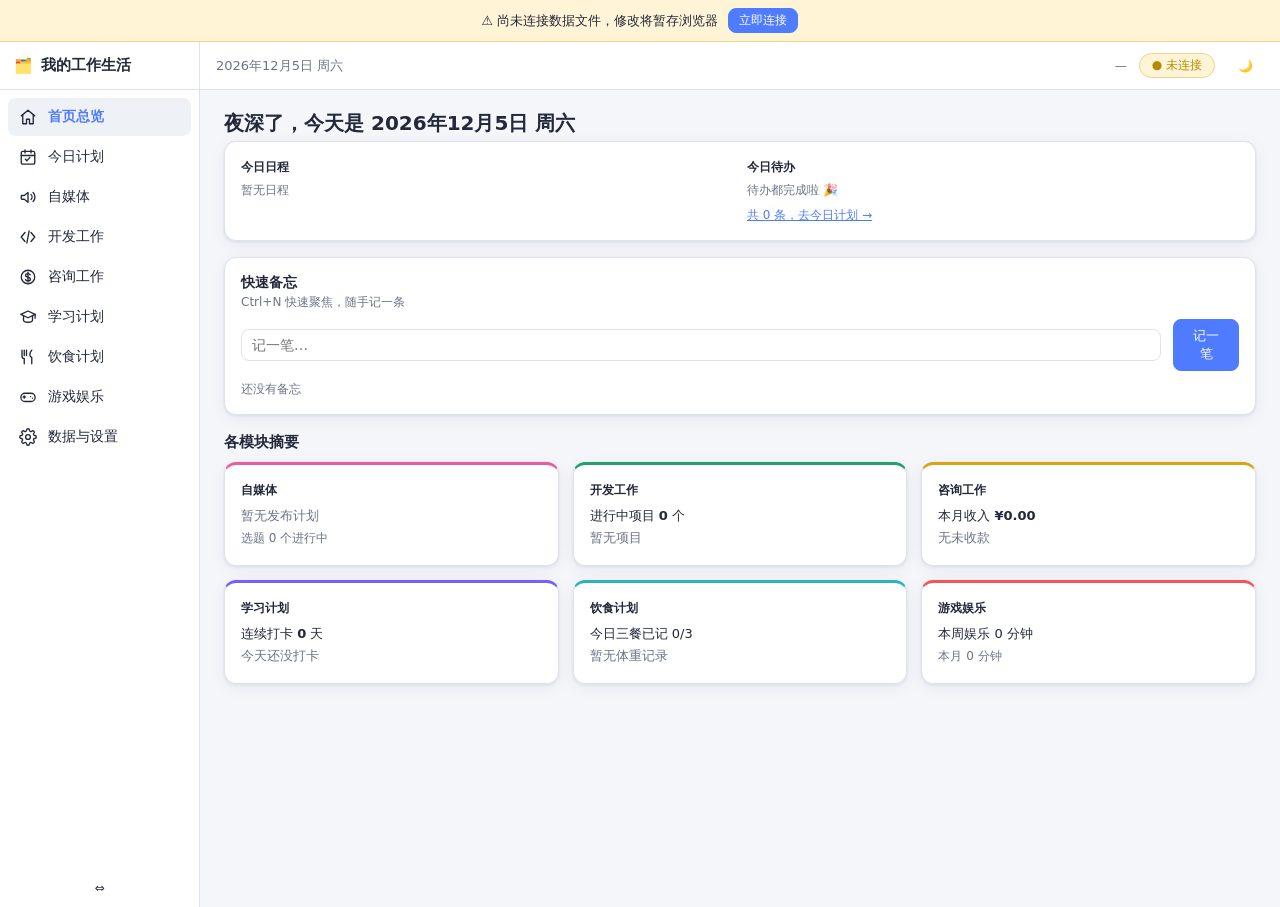
<file: 我的工作生活APP.html>
<!-- 我的工作生活APP · 单文件本地应用 · 版本 1.0.1 · 构建于 2026-11-24 13:11:01 · 零外部依赖，无任何网络请求 -->
<!DOCTYPE html>
<html lang="zh-CN" data-theme="light">
<head>
<meta charset="UTF-8">
<meta name="viewport" content="width=device-width, initial-scale=1.0">
<title>我的工作生活</title>
<style>
/* ============ 基础与主题变量 ============ */
:root {
  --sidebar-w: 200px;
  --sidebar-w-collapsed: 56px;
  --topbar-h: 48px;
  --radius: 12px;
  --radius-sm: 8px;
  --font: "Segoe UI", "Microsoft YaHei", system-ui, sans-serif;
  /* 模块主题色 */
  --c-home: #4f7cff;
  --c-plan: #ff8c42;
  --c-media: #e85d9a;
  --c-dev: #22a06b;
  --c-consult: #d9a514;
  --c-study: #7a5cff;
  --c-diet: #2bb3c0;
  --c-fun: #f2555a;
  --c-set: #8a93a6;
}
html[data-theme="light"] {
  --bg: #f4f6fa;
  --bg-card: #ffffff;
  --bg-soft: #eef1f6;
  --bg-hover: #e8ecf4;
  --text: #23283a;
  --text-soft: #6b7386;
  --border: #dde3ee;
  --primary: #4f7cff;
  --primary-text: #ffffff;
  --danger: #e5484d;
  --warn-bg: #fff4d6;
  --warn-border: #f0d48a;
  --error-bg: #ffe0e0;
  --error-border: #f2a6a8;
  --ok: #22a06b;
  --shadow: 0 1px 3px rgba(20, 30, 60, .08), 0 4px 16px rgba(20, 30, 60, .06);
}
html[data-theme="dark"] {
  --bg: #16181f;
  --bg-card: #1f222c;
  --bg-soft: #262a36;
  --bg-hover: #2e3342;
  --text: #e7e9f0;
  --text-soft: #9aa1b3;
  --border: #343a4a;
  --primary: #6b91ff;
  --primary-text: #10131c;
  --danger: #ff6369;
  --warn-bg: #3a3220;
  --warn-border: #6b5a2e;
  --error-bg: #43262a;
  --error-border: #7c3a40;
  --ok: #37b580;
  --shadow: 0 1px 3px rgba(0, 0, 0, .4), 0 4px 16px rgba(0, 0, 0, .3);
}
* { box-sizing: border-box; margin: 0; padding: 0; }
[hidden] { display: none !important; }
html, body { height: 100%; }
body {
  font-family: var(--font);
  font-size: 14px;
  color: var(--text);
  background: var(--bg);
  overflow: hidden;
}
button { font-family: inherit; cursor: pointer; }
input, textarea, select { font-family: inherit; font-size: 14px; color: var(--text); }
.spacer { flex: 1; }

/* ============ 横幅 ============ */
.banner {
  display: flex; align-items: center; gap: 10px; justify-content: center;
  padding: 8px 16px; font-size: 13px;
}
.banner-warn { background: var(--warn-bg); border-bottom: 1px solid var(--warn-border); }
.banner-error { background: var(--error-bg); border-bottom: 1px solid var(--error-border); }

/* ============ 布局 ============ */
#layout { display: flex; height: 100vh; }
body.has-banner #layout { height: calc(100vh - 35px); }

#sidebar {
  width: var(--sidebar-w); flex: none; display: flex; flex-direction: column;
  background: var(--bg-card); border-right: 1px solid var(--border);
  transition: width .15s ease;
}
#sidebar-head {
  height: var(--topbar-h); display: flex; align-items: center; gap: 8px;
  padding: 0 14px; border-bottom: 1px solid var(--border);
  font-weight: 700; font-size: 15px; white-space: nowrap; overflow: hidden;
}
#nav { flex: 1; overflow-y: auto; padding: 8px; }
.nav-item {
  display: flex; align-items: center; gap: 10px; width: 100%;
  padding: 9px 10px; margin-bottom: 2px; border: none; border-radius: var(--radius-sm);
  background: transparent; color: var(--text); font-size: 14px; text-align: left;
  white-space: nowrap; overflow: hidden;
}
.nav-item:hover { background: var(--bg-hover); }
.nav-item.active { background: var(--bg-soft); font-weight: 600; }
.nav-item .nav-icon { flex: none; width: 20px; height: 20px; display: inline-flex; align-items: center; justify-content: center; }
.nav-item .nav-icon svg { width: 18px; height: 18px; }
.nav-item.active .nav-label { color: var(--mod-color, var(--primary)); }
#sidebar-toggle { margin: 8px; }
body.sidebar-collapsed #sidebar { width: var(--sidebar-w-collapsed); }
body.sidebar-collapsed #app-name,
body.sidebar-collapsed .nav-label { display: none; }
body.sidebar-collapsed .nav-item { justify-content: center; padding: 9px 0; }
body.sidebar-collapsed #sidebar-head { justify-content: center; padding: 0; }

#main { flex: 1; display: flex; flex-direction: column; min-width: 0; }
#topbar {
  height: var(--topbar-h); flex: none; display: flex; align-items: center; gap: 12px;
  padding: 0 16px; background: var(--bg-card); border-bottom: 1px solid var(--border);
}
#top-date { font-size: 13px; color: var(--text-soft); }
.save-state { font-size: 12px; color: var(--text-soft); min-width: 64px; text-align: right; }
.save-state.ok { color: var(--ok); }
.save-state.err { color: var(--danger); font-weight: 600; }
.file-state {
  border: 1px solid var(--border); background: var(--bg-soft); border-radius: 999px;
  padding: 3px 12px; font-size: 12px; color: var(--text-soft);
}
.file-state-on { color: var(--ok); border-color: var(--ok); }
.file-state-off { color: #b58a00; border-color: var(--warn-border); background: var(--warn-bg); }
html[data-theme="dark"] .file-state-off { color: #e8c766; }

#view { flex: 1; overflow-y: auto; padding: 20px 24px; outline: none; }

/* ============ 通用基础件 ============ */
.btn {
  border: 1px solid var(--border); background: var(--bg-card); color: var(--text);
  border-radius: var(--radius-sm); padding: 7px 14px; font-size: 13px;
}
.btn:hover { background: var(--bg-hover); }
.btn-primary { background: var(--primary); border-color: var(--primary); color: var(--primary-text); }
.btn-primary:hover { filter: brightness(1.06); background: var(--primary); }
.btn-danger { background: var(--danger); border-color: var(--danger); color: #fff; }
.btn-danger:hover { filter: brightness(1.08); background: var(--danger); }
.btn-ghost { border-color: transparent; background: transparent; }
.btn-ghost:hover { background: var(--bg-hover); }
.btn-small { padding: 3px 10px; font-size: 12px; }
.btn:disabled { opacity: .5; cursor: not-allowed; }

.card {
  background: var(--bg-card); border: 1px solid var(--border);
  border-radius: var(--radius); box-shadow: var(--shadow); padding: 16px;
}
.grid { display: grid; gap: 14px; }
.row { display: flex; gap: 12px; align-items: center; }
.muted { color: var(--text-soft); }
.small { font-size: 12px; }
.mt8 { margin-top: 8px; } .mt12 { margin-top: 12px; } .mt16 { margin-top: 16px; }
.page-title { font-size: 20px; font-weight: 700; margin-bottom: 4px; }
.page-sub { color: var(--text-soft); font-size: 13px; margin-bottom: 16px; }
.section-title { font-size: 15px; font-weight: 700; margin: 18px 0 10px; }

.tag {
  display: inline-block; padding: 2px 10px; border-radius: 999px;
  font-size: 12px; background: var(--bg-soft); color: var(--text-soft);
  border: 1px solid var(--border); cursor: default;
}
.tag.clickable { cursor: pointer; }
.tag-on { background: var(--primary); border-color: var(--primary); color: var(--primary-text); }

.input, .textarea, .select {
  width: 100%; border: 1px solid var(--border); background: var(--bg-card);
  border-radius: var(--radius-sm); padding: 7px 10px; color: var(--text);
}
.input:focus, .textarea:focus, .select:focus { outline: 2px solid var(--primary); outline-offset: -1px; }
.input.invalid, .textarea.invalid { border-color: var(--danger); }
.field-error { color: var(--danger); font-size: 12px; margin-top: 3px; min-height: 14px; }
.textarea { resize: vertical; min-height: 64px; }

table.tbl { width: 100%; border-collapse: collapse; }
.tbl th, .tbl td { padding: 8px 10px; border-bottom: 1px solid var(--border); text-align: left; font-size: 13px; }
.tbl th { color: var(--text-soft); font-weight: 600; background: var(--bg-soft); }
.tbl tr:hover td { background: var(--bg-soft); }

.empty-state {
  text-align: center; color: var(--text-soft); padding: 36px 12px;
  border: 1.5px dashed var(--border); border-radius: var(--radius); background: var(--bg-card);
}
.empty-state .empty-icon { font-size: 30px; margin-bottom: 8px; }
.empty-state .btn { margin-top: 12px; }

/* 标签页 */
.tabs { display: flex; gap: 4px; border-bottom: 1px solid var(--border); margin-bottom: 16px; }
.tab-btn {
  border: none; background: transparent; color: var(--text-soft);
  padding: 9px 16px; font-size: 14px; border-bottom: 2.5px solid transparent; margin-bottom: -1px;
}
.tab-btn:hover { color: var(--text); }
.tab-btn.active { color: var(--mod-color, var(--primary)); border-bottom-color: var(--mod-color, var(--primary)); font-weight: 600; }

/* ============ 弹窗 ============ */
.modal-mask {
  position: fixed; inset: 0; background: rgba(10, 14, 26, .45);
  display: flex; align-items: flex-start; justify-content: center; z-index: 100;
  overflow-y: auto; padding: 6vh 16px 16px;
}
.modal {
  background: var(--bg-card); border-radius: var(--radius); box-shadow: var(--shadow);
  width: 460px; max-width: 100%; padding: 20px;
}
.modal.wide { width: 640px; }
.modal-title { font-size: 16px; font-weight: 700; margin-bottom: 14px; }
.modal-actions { display: flex; justify-content: flex-end; gap: 10px; margin-top: 18px; }
.form-row { margin-bottom: 12px; }
.form-row label { display: block; font-size: 13px; color: var(--text-soft); margin-bottom: 5px; }
.form-row .required::after { content: " *"; color: var(--danger); }
.form-grid-2 { display: grid; grid-template-columns: 1fr 1fr; gap: 0 12px; }

/* toast */
#toast-root { position: fixed; top: 14px; left: 50%; transform: translateX(-50%); z-index: 200; display: flex; flex-direction: column; gap: 8px; align-items: center; }
.toast {
  background: var(--text); color: var(--bg-card); padding: 8px 18px;
  border-radius: 999px; font-size: 13px; box-shadow: var(--shadow);
  animation: toast-in .18s ease;
}
.toast.toast-err { background: var(--danger); color: #fff; }
@keyframes toast-in { from { opacity: 0; transform: translateY(-6px); } to { opacity: 1; } }

/* 滚动条 */
::-webkit-scrollbar { width: 10px; height: 10px; }
::-webkit-scrollbar-thumb { background: var(--border); border-radius: 6px; border: 2px solid var(--bg); }
::-webkit-scrollbar-thumb:hover { background: var(--text-soft); }

</style>
</head>
<body>
<div id="compat-banner" class="banner banner-error" hidden>
  当前浏览器不支持本地数据文件读写（需要 Edge 或 Chrome）。可使用「数据与设置」中的导出/导入方式管理数据。
</div>
<div id="net-banner" class="banner banner-warn" hidden>
  <span>⚠ 尚未连接数据文件，修改将暂存浏览器</span>
  <button id="net-banner-btn" class="btn btn-small btn-primary">立即连接</button>
</div>
<div id="layout">
  <aside id="sidebar">
    <div id="sidebar-head">
      <span id="logo">🗂️</span>
      <span id="app-name">我的工作生活</span>
    </div>
    <nav id="nav"></nav>
    <button id="sidebar-toggle" class="btn btn-ghost btn-small" title="收起/展开侧边栏">⇔</button>
  </aside>
  <div id="main">
    <header id="topbar">
      <span id="top-date"></span>
      <span class="spacer"></span>
      <span id="save-state" class="save-state" title="保存状态">—</span>
      <button id="file-state" class="file-state file-state-off" title="数据文件状态">● 未连接</button>
      <button id="theme-toggle" class="btn btn-ghost btn-small" title="切换深浅色主题">🌙</button>
    </header>
    <main id="view" tabindex="-1"></main>
  </div>
</div>
<div id="modal-root"></div>
<div id="toast-root"></div>
<script>
/* ==== js/00-util.js ==== */
/* 00-util.js — 纯工具函数（无 DOM 依赖，可在 Node 中测试） */
(function (root, factory) {
  factory(root.App = root.App || {});
})(typeof globalThis !== 'undefined' ? globalThis : this, function (App) {
  'use strict';

  var U = {};

  /* ---- ID ---- */
  U.uid = function () {
    return Date.now().toString(36) + Math.random().toString(36).slice(2, 8);
  };

  /* ---- 日期（一律本地时区，格式 YYYY-MM-DD） ---- */
  U.pad2 = function (n) { return (n < 10 ? '0' : '') + n; };

  U.toDateStr = function (d) {
    return d.getFullYear() + '-' + U.pad2(d.getMonth() + 1) + '-' + U.pad2(d.getDate());
  };

  U.today = function () { return U.toDateStr(new Date()); };

  U.parseDate = function (s) {
    var m = /^(\d{4})-(\d{2})-(\d{2})$/.exec(s || '');
    if (!m) return null;
    var d = new Date(+m[1], +m[2] - 1, +m[3]);
    if (d.getFullYear() !== +m[1] || d.getMonth() !== +m[2] - 1 || d.getDate() !== +m[3]) return null;
    return d;
  };

  U.isValidDateStr = function (s) { return U.parseDate(s) !== null; };

  U.addDays = function (dateStr, n) {
    var d = U.parseDate(dateStr);
    if (!d) return null;
    d.setDate(d.getDate() + n);
    return U.toDateStr(d);
  };

  U.diffDays = function (a, b) { // b - a 的天数
    var da = U.parseDate(a), db = U.parseDate(b);
    if (!da || !db) return NaN;
    return Math.round((db - da) / 86400000);
  };

  U.weekdayCN = function (dateStr) {
    var d = U.parseDate(dateStr);
    if (!d) return '';
    return '日一二三四五六'.charAt(d.getDay());
  };

  /* 本周周一的日期 */
  U.mondayOf = function (dateStr) {
    var d = U.parseDate(dateStr);
    if (!d) return null;
    var wd = (d.getDay() + 6) % 7; // 周一=0
    d.setDate(d.getDate() - wd);
    return U.toDateStr(d);
  };

  U.monthOf = function (dateStr) { return (dateStr || '').slice(0, 7); }; // YYYY-MM

  U.fmtDateCN = function (dateStr) {
    var d = U.parseDate(dateStr);
    if (!d) return dateStr || '';
    return (d.getMonth() + 1) + '月' + d.getDate() + '日';
  };

  U.greeting = function (hour) {
    if (hour == null) hour = new Date().getHours();
    if (hour < 6) return '夜深了';
    if (hour < 9) return '早上好';
    if (hour < 12) return '上午好';
    if (hour < 14) return '中午好';
    if (hour < 18) return '下午好';
    return '晚上好';
  };

  /* ---- 时间 HH:MM <-> 分钟 ---- */
  U.isValidTime = function (s) {
    var m = /^(\d{1,2}):(\d{2})$/.exec(s || '');
    return !!m && +m[1] <= 23 && +m[2] <= 59;
  };
  U.timeToMin = function (s) {
    if (!U.isValidTime(s)) return NaN;
    var p = s.split(':');
    return (+p[0]) * 60 + (+p[1]);
  };
  U.minToTime = function (m) {
    m = Math.max(0, Math.min(24 * 60, Math.round(m)));
    return U.pad2(Math.floor(m / 60)) + ':' + U.pad2(m % 60);
  };
  U.fmtMinutes = function (mins) {
    mins = Math.max(0, Math.round(mins || 0));
    var h = Math.floor(mins / 60), m = mins % 60;
    if (h && m) return h + ' 小时 ' + m + ' 分';
    if (h) return h + ' 小时';
    return m + ' 分钟';
  };

  /* ---- 数字/金额 ---- */
  /* 严格解析：'12a' 这类脏输入视为非法（返回 dft），不做 parseFloat 的宽松前缀解析 */
  U.toNum = function (v, dft) {
    if (typeof v === 'number') return isFinite(v) ? v : (dft === undefined ? null : dft);
    var s = String(v == null ? '' : v).trim();
    if (!/^-?(\d+(\.\d*)?|\.\d+)$/.test(s)) return (dft === undefined ? null : dft);
    var n = parseFloat(s);
    return isFinite(n) ? n : (dft === undefined ? null : dft);
  };
  U.fmtMoney = function (n) {
    n = U.toNum(n, 0);
    return n.toLocaleString('zh-CN', { minimumFractionDigits: 2, maximumFractionDigits: 2 });
  };

  /* ---- 杂项 ---- */
  U.clamp = function (v, lo, hi) { return Math.min(hi, Math.max(lo, v)); };

  U.debounce = function (fn, ms) {
    var t = null;
    var wrapped = function () {
      var args = arguments, self = this;
      if (t) clearTimeout(t);
      t = setTimeout(function () { t = null; fn.apply(self, args); }, ms);
    };
    wrapped.flush = function () { if (t) { clearTimeout(t); t = null; fn(); } };
    return wrapped;
  };

  U.deepClone = function (o) { return JSON.parse(JSON.stringify(o)); };

  U.esc = function (s) {
    return String(s == null ? '' : s)
      .replace(/&/g, '&amp;').replace(/</g, '&lt;').replace(/>/g, '&gt;')
      .replace(/"/g, '&quot;').replace(/'/g, '&#39;');
  };

  U.nl2br = function (s) { return U.esc(s).replace(/\n/g, '<br>'); };

  /* 数组按 key 分组，保持出现顺序 */
  U.groupBy = function (arr, keyFn) {
    var map = new Map();
    (arr || []).forEach(function (it) {
      var k = keyFn(it);
      if (!map.has(k)) map.set(k, []);
      map.get(k).push(it);
    });
    return map;
  };

  U.sum = function (arr, fn) {
    return (arr || []).reduce(function (a, b) { return a + (fn ? fn(b) : b); }, 0);
  };

  /* 备份文件名：我的数据-2026-11-13.json，冲突时加 -HHmmss */
  U.backupFileName = function (baseName, dateStr, usedNames, now) {
    now = now || new Date();
    var stem = (baseName || '数据').replace(/\.json$/i, '');
    var simple = stem + '-' + dateStr + '.json';
    if (!usedNames || usedNames.indexOf(simple) === -1) return simple;
    var t = U.pad2(now.getHours()) + U.pad2(now.getMinutes()) + U.pad2(now.getSeconds());
    return stem + '-' + dateStr + '-' + t + '.json';
  };

  U.byDateDesc = function (a, b) { return (b.date || '').localeCompare(a.date || ''); };
  U.byDateAsc = function (a, b) { return (a.date || '').localeCompare(b.date || ''); };

  App.util = U;

  if (typeof module !== 'undefined' && module.exports) module.exports = (typeof globalThis !== 'undefined' ? globalThis : this).App;
});

</script>
<script>
/* ==== js/01-modules.js ==== */
/* 01-modules.js — 模块注册表（导航顺序、名称、主题色、图标） */
(function (root, factory) {
  factory(root.App = root.App || {});
})(typeof globalThis !== 'undefined' ? globalThis : this, function (App) {
  'use strict';

  var svg = function (path, viewBox) {
    return '<svg viewBox="' + (viewBox || '0 0 24 24') + '" fill="none" stroke="currentColor" stroke-width="1.8" stroke-linecap="round" stroke-linejoin="round">' + path + '</svg>';
  };

  App.modules = [
    { id: 'home',    name: '首页总览', color: '--c-home',    icon: svg('<path d="M3 10.5 12 3l9 7.5"/><path d="M5 9.5V21h5v-6h4v6h5V9.5"/>') },
    { id: 'plan',    name: '今日计划', color: '--c-plan',    icon: svg('<rect x="3" y="4.5" width="18" height="17" rx="2"/><path d="M8 2.5v4M16 2.5v4M3 10h18M8.5 15l2 2 4-4.5"/>') },
    { id: 'media',   name: '自媒体',   color: '--c-media',   icon: svg('<path d="M3 11v3a1 1 0 0 0 1 1h3l5 4V6L7 10H4a1 1 0 0 0-1 1z"/><path d="M16 8.5a5 5 0 0 1 0 7M18.8 6a8.5 8.5 0 0 1 0 12"/>') },
    { id: 'dev',     name: '开发工作', color: '--c-dev',     icon: svg('<path d="m8 6-5 6 5 6M16 6l5 6-5 6M13.5 4l-3 16"/>') },
    { id: 'consult', name: '咨询工作', color: '--c-consult', icon: svg('<circle cx="12" cy="12" r="9"/><path d="M15 9.2c-.4-1-1.6-1.7-3-1.7-1.9 0-3.3 1-3.3 2.5 0 3 6.6 1.6 6.6 4.7 0 1.5-1.4 2.6-3.3 2.6-1.6 0-2.8-.7-3.2-1.9M12 5.5v13"/>') },
    { id: 'study',   name: '学习计划', color: '--c-study',   icon: svg('<path d="M12 4 2.5 8.5 12 13l9.5-4.5L12 4z"/><path d="M6 10.7V16c0 1.7 2.7 3 6 3s6-1.3 6-3v-5.3M21.5 8.5v5"/>') },
    { id: 'diet',    name: '饮食计划', color: '--c-diet',    icon: svg('<path d="M4 3v8a3 3 0 0 0 3 3v7M7 3v7M10 3v7"/><path d="M17 3c-1.7 1.5-2.5 3.5-2.5 6 0 2 1 3 2.5 3.5V21"/>') },
    { id: 'fun',     name: '游戏娱乐', color: '--c-fun',     icon: svg('<rect x="2.5" y="7" width="19" height="11" rx="5.5"/><path d="M7 10.5v3M5.5 12h3M15.5 11.5h.01M18 13.5h.01"/>') },
    { id: 'settings',name: '数据与设置',color: '--c-set',    icon: svg('<circle cx="12" cy="12" r="3.2"/><path d="M19.4 15a1.7 1.7 0 0 0 .34 1.87l.06.06a2 2 0 1 1-2.83 2.83l-.06-.06a1.7 1.7 0 0 0-1.87-.34 1.7 1.7 0 0 0-1 1.56V21a2 2 0 1 1-4 0v-.11a1.7 1.7 0 0 0-1-1.56 1.7 1.7 0 0 0-1.87.34l-.06.06a2 2 0 1 1-2.83-2.83l.06-.06a1.7 1.7 0 0 0 .34-1.87 1.7 1.7 0 0 0-1.56-1H3a2 2 0 1 1 0-4h.11a1.7 1.7 0 0 0 1.56-1 1.7 1.7 0 0 0-.34-1.87l-.06-.06a2 2 0 1 1 2.83-2.83l.06.06a1.7 1.7 0 0 0 1.87.34h.01a1.7 1.7 0 0 0 1-1.56V3a2 2 0 1 1 4 0v.11a1.7 1.7 0 0 0 1 1.56 1.7 1.7 0 0 0 1.87-.34l.06-.06a2 2 0 1 1 2.83 2.83l-.06.06a1.7 1.7 0 0 0-.34 1.87v.01a1.7 1.7 0 0 0 1.56 1H21a2 2 0 1 1 0 4h-.11a1.7 1.7 0 0 0-1.56 1z"/>') }
  ];

  if (typeof module !== 'undefined' && module.exports) module.exports = (typeof globalThis !== 'undefined' ? globalThis : this).App;
});

</script>
<script>
/* ==== js/10-schema.js ==== */
/* 10-schema.js — 数据结构定义、默认值与 normalize（纯函数，可 Node 测试） */
(function (root, factory) {
  factory(root.App = root.App || {});
})(typeof globalThis !== 'undefined' ? globalThis : this, function (App) {
  'use strict';

  var U = App.util;
  var S = {};

  S.APP_VERSION = 1;

  S.DEFAULT_PLATFORMS = ['B站', '抖音', '小红书', '公众号', '视频号', 'YouTube'];
  S.DEFAULT_RECIPE_TAGS = ['主食', '荤', '素', '汤', '外卖'];

  /* 集合元数据：path -> 'array'（按 id 的数组）| 'map'（按日期/键的对象） */
  S.COLLECTIONS = {
    'memos': 'array',
    'plan.events': 'array',
    'plan.todos': 'array',
    'plan.reviews': 'map',
    'media.topics': 'array',
    'media.schedule': 'array',
    'media.stats': 'array',
    'dev.projects': 'array',
    'consult.incomes': 'array',
    'study.goals': 'array',
    'study.checkins': 'map',
    'study.timetable': 'array',
    'study.readings': 'array',
    'diet.recipes': 'array',
    'diet.meals': 'map',
    'diet.records': 'map',
    'diet.weights': 'array',
    'fun.records': 'array',
    'fun.weekly': 'array',
    'fun.pool': 'array'
  };

  S.defaultData = function () {
    return {
      appVersion: S.APP_VERSION,
      savedAt: null,
      settings: {
        theme: 'light',
        sidebarCollapsed: false,
        platforms: S.DEFAULT_PLATFORMS.slice(),
        recipeTags: S.DEFAULT_RECIPE_TAGS.slice()
      },
      memos: [],
      plan: { events: [], todos: [], reviews: {} },
      media: { topics: [], schedule: [], stats: [] },
      dev: { projects: [] },
      consult: { incomes: [] },
      study: { goals: [], checkins: {}, timetable: [], readings: [] },
      diet: { recipes: [], meals: {}, records: {}, weights: [] },
      fun: { records: [], weekly: [], pool: [] }
    };
  };

  /* 路径读写：getPath({a:{b:1}}, 'a.b') === 1 */
  S.getPath = function (obj, path) {
    return path.split('.').reduce(function (o, k) { return (o == null ? o : o[k]); }, obj);
  };
  S.setPath = function (obj, path, value) {
    var keys = path.split('.');
    var last = keys.pop();
    var target = keys.reduce(function (o, k) {
      if (o[k] == null || typeof o[k] !== 'object') o[k] = {};
      return o[k];
    }, obj);
    target[last] = value;
  };
  S.ensurePath = function (obj, path, dft) {
    if (S.getPath(obj, path) == null) S.setPath(obj, path, dft);
    return S.getPath(obj, path);
  };

  /* ---- 单条记录字段清洗（宽容：坏字段给默认值，不整条丢弃） ---- */
  function str(v, dft) { return (typeof v === 'string' ? v : (v == null ? (dft || '') : String(v))); }
  function bool(v, dft) { return (typeof v === 'boolean' ? v : (v == null ? !!dft : !!v)); }
  function num(v, dft) { var n = U.toNum(v, null); return n === null ? (dft === undefined ? null : dft) : n; }
  function dateOr(v, dft) { return U.isValidDateStr(v) ? v : (dft || null); }
  function timeOr(v, dft) { return U.isValidTime(v) ? (v.length === 4 ? '0' + v : v) : (dft || null); }
  function ensureId(rec) { if (!rec || typeof rec !== 'object') return null; if (!rec.id) rec.id = U.uid(); return rec; }

  S.cleanRecord = function (path, rec) {
    if (rec == null || typeof rec !== 'object') return null;
    rec = Object.assign({}, rec);
    ensureId(rec);
    switch (path) {
      case 'memos':
        rec.text = str(rec.text); rec.pinned = bool(rec.pinned, false);
        rec.createdAt = str(rec.createdAt) || new Date().toISOString();
        if (!rec.text) return null;
        break;
      case 'plan.events':
        rec.date = dateOr(rec.date, U.today()); rec.start = timeOr(rec.start, '09:00');
        rec.end = timeOr(rec.end, '10:00'); rec.title = str(rec.title); rec.note = str(rec.note);
        if (!rec.title) return null;
        break;
      case 'plan.todos':
        rec.date = dateOr(rec.date, U.today()); rec.text = str(rec.text);
        rec.priority = ['高', '中', '低'].indexOf(rec.priority) >= 0 ? rec.priority : '中';
        rec.done = bool(rec.done, false);
        rec.carried = bool(rec.carried, false);
        rec.carriedFrom = dateOr(rec.carriedFrom, null);
        rec.carriedId = rec.carriedId ? str(rec.carriedId) : null;
        if (!rec.text) return null;
        break;
      case 'media.topics':
        rec.title = str(rec.title); rec.desc = str(rec.desc); rec.note = str(rec.note);
        rec.status = ['灵感', '制作中', '已发布', '已放弃'].indexOf(rec.status) >= 0 ? rec.status : '灵感';
        rec.createdAt = str(rec.createdAt) || new Date().toISOString();
        if (!rec.title) return null;
        break;
      case 'media.schedule':
        rec.date = dateOr(rec.date, U.today()); rec.platform = str(rec.platform);
        rec.title = str(rec.title);
        rec.status = ['计划中', '已发布'].indexOf(rec.status) >= 0 ? rec.status : '计划中';
        rec.topicId = rec.topicId == null ? null : str(rec.topicId);
        if (!rec.title) return null;
        break;
      case 'media.stats':
        rec.date = dateOr(rec.date, U.today()); rec.platform = str(rec.platform);
        rec.views = num(rec.views, null); rec.likes = num(rec.likes, null); rec.fans = num(rec.fans, null);
        if (!rec.platform) return null;
        break;
      case 'dev.projects':
        rec.name = str(rec.name);
        rec.status = ['未开始', '进行中', '暂停', '已完成'].indexOf(rec.status) >= 0 ? rec.status : '未开始';
        rec.progress = U.clamp(Math.round(num(rec.progress, 0) || 0), 0, 100);
        rec.nextStep = str(rec.nextStep); rec.note = str(rec.note);
        rec.due = dateOr(rec.due, null);
        rec.updated = str(rec.updated) || new Date().toISOString();
        rec.logs = Array.isArray(rec.logs) ? rec.logs.filter(function (l) { return l && typeof l === 'object'; }).map(function (l) {
          return { time: str(l.time) || new Date().toISOString(), text: str(l.text), auto: bool(l.auto, false) };
        }) : [];
        if (!rec.name) return null;
        break;
      case 'consult.incomes':
        rec.date = dateOr(rec.date, U.today()); rec.client = str(rec.client); rec.desc = str(rec.desc);
        rec.amount = num(rec.amount, 0) || 0; rec.received = bool(rec.received, false); rec.note = str(rec.note);
        break;
      case 'study.goals':
        rec.title = str(rec.title); rec.due = dateOr(rec.due, null);
        rec.subtasks = (Array.isArray(rec.subtasks) ? rec.subtasks : []).map(function (st) {
          if (!st || typeof st !== 'object') return null;
          return {
            id: str(st.id) || U.uid(), text: str(st.text), done: bool(st.done, false), due: dateOr(st.due, null),
            checks: (Array.isArray(st.checks) ? st.checks : []).map(function (c) {
              return (c && typeof c === 'object') ? { text: str(c.text), done: bool(c.done, false) } : null;
            }).filter(Boolean)
          };
        }).filter(function (st) { return st && st.text; });
        if (!rec.title) return null;
        break;
      case 'study.timetable':
        rec.weekday = U.clamp(Math.round(num(rec.weekday, 1) || 1), 1, 7);
        rec.start = timeOr(rec.start, '19:00'); rec.end = timeOr(rec.end, '21:00');
        rec.text = str(rec.text); rec.color = U.clamp(Math.round(num(rec.color, 0) || 0), 0, 7);
        if (!rec.text) return null;
        break;
      case 'study.readings':
        rec.name = str(rec.name);
        rec.type = ['书籍', '论文', '课程'].indexOf(rec.type) >= 0 ? rec.type : '书籍';
        rec.status = ['想读', '在读', '读完'].indexOf(rec.status) >= 0 ? rec.status : '想读';
        rec.note = str(rec.note); rec.doneDate = dateOr(rec.doneDate, null);
        if (!rec.name) return null;
        break;
      case 'diet.recipes':
        rec.name = str(rec.name); rec.ingredients = str(rec.ingredients); rec.steps = str(rec.steps);
        rec.tags = Array.isArray(rec.tags) ? rec.tags.map(function (t) { return str(t); }).filter(Boolean) : [];
        if (!rec.name) return null;
        break;
      case 'diet.weights':
        rec.date = dateOr(rec.date, U.today()); rec.kg = num(rec.kg, null); rec.bf = num(rec.bf, null);
        if (rec.kg == null || rec.kg <= 0) return null;
        break;
      case 'fun.records':
        rec.date = dateOr(rec.date, U.today()); rec.what = str(rec.what);
        rec.minutes = Math.max(0, Math.round(num(rec.minutes, 0) || 0));
        rec.mood = ['good', 'ok', 'bad'].indexOf(rec.mood) >= 0 ? rec.mood : null;
        if (!rec.what) return null;
        break;
      case 'fun.weekly':
        rec.weekday = U.clamp(Math.round(num(rec.weekday, 1) || 1), 1, 7);
        rec.time = timeOr(rec.time, '20:00'); rec.what = str(rec.what);
        if (!rec.what) return null;
        break;
      case 'fun.pool':
        rec.text = str(rec.text);
        if (!rec.text) return null;
        break;
      default:
        break;
    }
    return rec;
  };

  /* map 型集合的值清洗（键为日期或特殊键） */
  S.cleanMapValue = function (path, key, value) {
    if (!U.isValidDateStr(key)) return undefined;
    switch (path) {
      case 'plan.reviews':
        var rv = str(value, '');
        return rv === '' ? undefined : rv; // 空回顾不落库
      case 'study.checkins':
        if (value == null || typeof value !== 'object') return undefined;
        return { minutes: Math.max(0, Math.round(num(value.minutes, 0) || 0)), note: str(value.note) };
      case 'diet.meals':
        if (value == null || typeof value !== 'object') return undefined;
        return { breakfast: str(value.breakfast), lunch: str(value.lunch), dinner: str(value.dinner) };
      case 'diet.records':
        if (value == null || typeof value !== 'object') return undefined;
        var out = {};
        ['breakfast', 'lunch', 'dinner'].forEach(function (m) {
          var mv = (value[m] && typeof value[m] === 'object') ? value[m] : {};
          out[m] = { actual: str(mv.actual), eaten: bool(mv.eaten, false) };
        });
        return out;
      default:
        return value;
    }
  };

  /* ---- normalize：把任意外来数据（含残缺/损坏）补全为合法结构 ---- */
  S.normalize = function (input) {
    var data = S.defaultData();
    if (input == null) return data;
    if (typeof input === 'string') {
      var t = input.trim();
      if (!t) return data; // 空文件 → 初始结构
      try { input = JSON.parse(t); } catch (e) { return null; } // 明确损坏 → null（调用方决定报错）
    }
    if (typeof input !== 'object' || Array.isArray(input)) return null;

    /* settings */
    if (input.settings && typeof input.settings === 'object') {
      var st = input.settings;
      data.settings.theme = (st.theme === 'dark' ? 'dark' : 'light');
      data.settings.sidebarCollapsed = bool(st.sidebarCollapsed, false);
      if (Array.isArray(st.platforms) && st.platforms.length) {
        data.settings.platforms = st.platforms.map(function (p) { return str(p); }).filter(Boolean);
      }
      if (Array.isArray(st.recipeTags) && st.recipeTags.length) {
        data.settings.recipeTags = st.recipeTags.map(function (p) { return str(p); }).filter(Boolean);
      }
    }
    data.savedAt = str(input.savedAt, null);
    data.appVersion = num(input.appVersion, S.APP_VERSION) || S.APP_VERSION;

    /* 集合 */
    Object.keys(S.COLLECTIONS).forEach(function (path) {
      var kind = S.COLLECTIONS[path];
      var src = S.getPath(input, path);
      if (kind === 'array') {
        var arr = Array.isArray(src) ? src : [];
        var seen = {};
        var out = [];
        arr.forEach(function (rec) {
          var c = S.cleanRecord(path, rec);
          if (c && !seen[c.id]) { seen[c.id] = 1; out.push(c); }
        });
        S.setPath(data, path, out);
      } else {
        var map = {};
        if (src && typeof src === 'object' && !Array.isArray(src)) {
          Object.keys(src).forEach(function (k) {
            var v = S.cleanMapValue(path, k, src[k]);
            if (v !== undefined) map[k] = v;
          });
        }
        S.setPath(data, path, map);
      }
    });
    return data;
  };

  S.serialize = function (data) {
    var copy = U.deepClone(data);
    copy.savedAt = new Date().toISOString();
    return JSON.stringify(copy, null, 1);
  };

  App.schema = S;

  if (typeof module !== 'undefined' && module.exports) module.exports = (typeof globalThis !== 'undefined' ? globalThis : this).App;
});

</script>
<script>
/* ==== js/20-logic.js ==== */
/* 20-logic.js — 纯业务逻辑：oplog、合并、顺延、统计摘要、校验（可 Node 测试） */
(function (root, factory) {
  factory(root.App = root.App || {});
})(typeof globalThis !== 'undefined' ? globalThis : this, function (App) {
  'use strict';

  var U = App.util, S = App.schema;
  var L = {};

  /* ============ oplog：未连接期间的操作日志 ============ */
  L.opUpsert = function (path, record, t) {
    return { t: t || Date.now(), type: 'upsert', path: path, id: record.id, value: U.deepClone(record) };
  };
  L.opMapSet = function (path, key, value, t) {
    return { t: t || Date.now(), type: 'mapset', path: path, id: key, value: (value && typeof value === 'object') ? U.deepClone(value) : value };
  };
  L.opRemove = function (path, id, t) {
    return { t: t || Date.now(), type: 'remove', path: path, id: id };
  };
  L.opSetting = function (key, value, t) {
    return { t: t || Date.now(), type: 'setting', key: key, value: (value && typeof value === 'object') ? U.deepClone(value) : value };
  };

  /* 应用单条 op 到 data（就地修改）。冲突规则：按 t 顺序重放，后到覆盖先到（本地新操作优先）。 */
  L.applyOp = function (data, op) {
    if (!op || !op.type) return false;
    if (op.type === 'setting') {
      data.settings = data.settings || {};
      data.settings[op.key] = (op.value && typeof op.value === 'object') ? U.deepClone(op.value) : op.value;
      return true;
    }
    var kind = S.COLLECTIONS[op.path];
    if (!kind) return false;
    if (op.type === 'upsert') {
      if (kind === 'array') {
        var arr = S.ensurePath(data, op.path, []);
        var idx = -1;
        for (var i = 0; i < arr.length; i++) if (arr[i] && arr[i].id === op.id) { idx = i; break; }
        var cleaned = S.cleanRecord(op.path, op.value);
        if (!cleaned) { if (idx >= 0) arr.splice(idx, 1); return true; }
        cleaned.id = op.id || cleaned.id;
        if (idx >= 0) arr[idx] = cleaned; else arr.push(cleaned);
      } else {
        var map = S.ensurePath(data, op.path, {});
        var v = S.cleanMapValue(op.path, op.id, op.value);
        if (v !== undefined) map[op.id] = v;
      }
      return true;
    }
    if (op.type === 'mapset') {
      var map2 = S.ensurePath(data, op.path, {});
      var v2 = S.cleanMapValue(op.path, op.id, op.value);
      if (v2 !== undefined) map2[op.id] = v2;
      else delete map2[op.id]; // 空值重放 = 删除键
      return true;
    }
    if (op.type === 'remove') {
      if (kind === 'array') {
        var arr2 = S.ensurePath(data, op.path, []);
        for (var j = arr2.length - 1; j >= 0; j--) if (arr2[j] && arr2[j].id === op.id) arr2.splice(j, 1);
      } else {
        var map3 = S.ensurePath(data, op.path, {});
        delete map3[op.id];
      }
      return true;
    }
    return false;
  };

  /* 重放整个 oplog（按时间稳定排序） */
  L.applyOplog = function (data, ops) {
    var sorted = (ops || []).slice().sort(function (a, b) { return (a.t || 0) - (b.t || 0); });
    var n = 0;
    sorted.forEach(function (op) { if (L.applyOp(data, op)) n++; });
    return n;
  };

  /* ============ 今日计划：未完成待办自动顺延 ============ */
  /* 把 date < today 且未完成、未被顺延过的待办复制到 today（carriedFrom=来源日期，carriedId=链根 id 去重），
     来源条目打 carried 标记（仍保留在历史日期，不算完成）。链式去重：同一根链每天最多顺延一条。
     返回顺延条数。幂等：重复调用不会重复顺延。 */
  L.carryOverTodos = function (data, today) {
    var todos = data.plan.todos;
    var existingCarried = {};
    todos.forEach(function (t) {
      if (t.date === today && t.carriedId) existingCarried[t.carriedId] = true;
    });
    var overdue = todos.filter(function (t) {
      return !t.done && !t.carried && t.date && t.date < today;
    }).sort(function (a, b) { return (b.date || '').localeCompare(a.date || ''); }); // 新日期优先
    var added = 0;
    overdue.forEach(function (t) {
      var root = t.carriedId || t.id;
      t.carried = true; // 已被顺延过，不再作为源头
      if (existingCarried[root]) return;
      todos.push({
        id: U.uid(), date: today, text: t.text, priority: t.priority || '中',
        done: false, carriedFrom: t.date, carriedId: root
      });
      existingCarried[root] = true;
      added++;
    });
    return added;
  };

  /* ============ 学习：连续打卡 ============ */
  /* 连续天数：从今天往回数（今天没打卡则从昨天起算，今天尚未结束不算断） */
  L.streakDays = function (checkins, today) {
    var n = 0;
    var d = today;
    if (!checkins[d]) d = U.addDays(today, -1);
    while (checkins[d]) { n++; d = U.addDays(d, -1); }
    return n;
  };

  L.checkinTotalMinutes = function (checkins, from, to) {
    var sum = 0;
    Object.keys(checkins).forEach(function (k) {
      if (k >= from && k <= to && checkins[k]) sum += (checkins[k].minutes || 0);
    });
    return sum;
  };

  /* 热力格：以今天所在周的周一为终点，往前 weeks 周的周一列表 */
  L.heatGridDays = function (today, weeks) {
    var monday = U.mondayOf(today);
    var start = U.addDays(monday, -(weeks - 1) * 7);
    var days = [];
    for (var i = 0; i < weeks * 7; i++) days.push(U.addDays(start, i));
    return { start: start, days: days };
  };

  /* ============ 目标进度 ============ */
  L.goalProgress = function (goal) {
    var subs = (goal && goal.subtasks) || [];
    if (!subs.length) return 0;
    var done = subs.filter(function (s) { return s.done; }).length;
    return Math.round(done / subs.length * 100);
  };

  /* ============ 咨询：收入统计 ============ */
  L.incomeMonthSummary = function (incomes, month) { // month: 'YYYY-MM'
    var received = 0, unreceived = 0, unreceivedCount = 0;
    (incomes || []).forEach(function (r) {
      if (U.monthOf(r.date) !== month) return;
      if (r.received) received += (r.amount || 0);
      else { unreceived += (r.amount || 0); unreceivedCount++; }
    });
    return { received: received, unreceived: unreceived, unreceivedCount: unreceivedCount };
  };

  L.incomeYearTotal = function (incomes, year) {
    return U.sum((incomes || []).filter(function (r) { return (r.date || '').slice(0, 4) === String(year) && r.received; }), function (r) { return r.amount || 0; });
  };

  /* 近 n 个月序列（含当月），返回 [{month:'YYYY-MM', received, unreceived}] */
  L.monthlyIncomeSeries = function (incomes, today, n) {
    var out = [];
    var d = U.parseDate(today);
    d.setDate(1);
    for (var i = n - 1; i >= 0; i--) {
      var dd = new Date(d.getFullYear(), d.getMonth() - i, 1);
      var m = dd.getFullYear() + '-' + U.pad2(dd.getMonth() + 1);
      var s = L.incomeMonthSummary(incomes, m);
      out.push({ month: m, received: s.received, unreceived: s.unreceived });
    }
    return out;
  };

  /* ============ 自媒体：图表序列 ============ */
  /* 返回 [{platform, points:[{date, value}]}]，按日期升序，metric ∈ views/likes/fans */
  L.statsSeries = function (stats, metric, from, to) {
    var byPlatform = new Map();
    (stats || []).forEach(function (r) {
      if (r.date < from || r.date > to) return;
      var v = r[metric];
      if (v == null) return;
      if (!byPlatform.has(r.platform)) byPlatform.set(r.platform, []);
      byPlatform.get(r.platform).push({ date: r.date, value: v });
    });
    var out = [];
    byPlatform.forEach(function (points, platform) {
      points.sort(U.byDateAsc);
      out.push({ platform: platform, points: points });
    });
    out.sort(function (a, b) { return a.platform < b.platform ? -1 : (a.platform > b.platform ? 1 : 0); });
    return out;
  };

  L.nextSchedule = function (schedule, today) {
    var future = (schedule || []).filter(function (s) { return s.status === '计划中' && s.date >= today; }).sort(U.byDateAsc);
    if (future.length) return future[0];
    var past = (schedule || []).slice().sort(U.byDateDesc);
    return past.length ? past[0] : null;
  };

  /* ============ 开发：摘要 ============ */
  L.devSummary = function (projects) {
    var inProgress = (projects || []).filter(function (p) { return p.status === '进行中'; });
    var latest = (projects || []).slice().sort(function (a, b) { return (b.updated || '').localeCompare(a.updated || ''); })[0] || null;
    return { inProgressCount: inProgress.length, latestNextStep: latest ? (latest.nextStep || '') : '', latestName: latest ? latest.name : '' };
  };

  /* 项目更新时生成自动进展记录文本 */
  L.projectChangeLog = function (oldP, newP) {
    var parts = [];
    if (oldP.status !== newP.status) parts.push('状态：' + oldP.status + ' → ' + newP.status);
    if (oldP.progress !== newP.progress) parts.push('进度：' + oldP.progress + '% → ' + newP.progress + '%');
    if ((oldP.nextStep || '') !== (newP.nextStep || '')) parts.push('下一步：' + (newP.nextStep || '（空）'));
    return parts.join('；');
  };

  /* ============ 饮食/体重 ============ */
  L.weightSummary = function (weights) {
    var sorted = (weights || []).slice().sort(U.byDateAsc);
    if (!sorted.length) return null;
    var last = sorted[sorted.length - 1];
    var prev = sorted.length > 1 ? sorted[sorted.length - 2] : null;
    return { latest: last, change: prev ? (last.kg - prev.kg) : 0 };
  };

  L.dietTodayDone = function (records, today) {
    var r = records[today];
    if (!r) return 0;
    return ['breakfast', 'lunch', 'dinner'].filter(function (m) { return r[m] && r[m].eaten; }).length;
  };

  /* ============ 游戏娱乐 ============ */
  L.funWeekMinutes = function (funRecords, today) {
    var mon = U.mondayOf(today);
    var sun = U.addDays(mon, 6);
    return U.sum((funRecords || []).filter(function (r) { return r.date >= mon && r.date <= sun; }), function (r) { return r.minutes || 0; });
  };

  L.funMonthMinutes = function (funRecords, today) {
    var m = U.monthOf(today);
    return U.sum((funRecords || []).filter(function (r) { return U.monthOf(r.date) === m; }), function (r) { return r.minutes || 0; });
  };

  /* 抽选池 = 每周娱乐安排 + 手动 pool；随机抽一个，可排除若干 id */
  L.buildPickPool = function (weekly, pool) {
    var items = [];
    (weekly || []).forEach(function (w) { items.push({ id: w.id, text: w.what, src: 'weekly' }); });
    (pool || []).forEach(function (p) { items.push({ id: p.id, text: p.text, src: 'pool' }); });
    return items;
  };

  L.randomPick = function (items, excludeIds, rand) {
    var r = rand || Math.random;
    var avail = (items || []).filter(function (it) { return !(excludeIds || []).includes(it.id); });
    if (!avail.length) avail = items || [];
    if (!avail.length) return null;
    return avail[Math.floor(r() * avail.length) % avail.length];
  };

  /* ============ 今日计划摘要 ============ */
  L.planSummary = function (data, today) {
    var todos = data.plan.todos.filter(function (t) { return t.date === today; });
    var events = data.plan.events.filter(function (e) { return e.date === today; });
    return {
      todoTotal: todos.length,
      todoDone: todos.filter(function (t) { return t.done; }).length,
      eventCount: events.length
    };
  };

  /* ============ 校验 ============ */
  L.validateRequired = function (v, label) {
    return (v == null || String(v).trim() === '') ? (label + '不能为空') : null;
  };
  L.validateNumber = function (v, label, opts) {
    opts = opts || {};
    if (v === '' || v == null) return opts.required ? (label + '不能为空') : null;
    var n = U.toNum(v, null);
    if (n === null) return label + '必须是数字';
    if (opts.min != null && n < opts.min) return label + '不能小于 ' + opts.min;
    if (opts.max != null && n > opts.max) return label + '不能大于 ' + opts.max;
    return null;
  };
  L.validateTimeRange = function (start, end) {
    if (!U.isValidTime(start)) return '开始时间格式应为 HH:MM';
    if (!U.isValidTime(end)) return '结束时间格式应为 HH:MM';
    if (U.timeToMin(end) <= U.timeToMin(start)) return '结束时间必须晚于开始时间';
    return null;
  };
  /* 日程重叠检测：返回与 [start,end) 重叠的其他日程数量 */
  L.countOverlaps = function (events, date, start, end, excludeId) {
    var s = U.timeToMin(start), e = U.timeToMin(end);
    return (events || []).filter(function (ev) {
      return ev.date === date && ev.id !== excludeId &&
        U.timeToMin(ev.start) < e && s < U.timeToMin(ev.end);
    }).length;
  };

  App.logic = L;

  if (typeof module !== 'undefined' && module.exports) module.exports = (typeof globalThis !== 'undefined' ? globalThis : this).App;
});

</script>
<script>
/* ==== js/30-store.js ==== */
/* 30-store.js — 内存 store + 变更 API + 自动保存管道（适配器注入，可 Node 测试） */
(function (root, factory) {
  factory(root.App = root.App || {});
})(typeof globalThis !== 'undefined' ? globalThis : this, function (App) {
  'use strict';

  var U = App.util, S = App.schema, L = App.logic;

  function createStore() {
    var data = S.defaultData();
    var subs = [];
    var fileAdapter = null;   // {isConnected(), name(), write(json):Promise|void}
    var cacheAdapter = null;  // {saveSnapshot(json), pushOps(ops), loadOps(), clearOps(), saveMeta(obj), loadMeta(), loadSnapshot()}
    var pendingOps = [];      // 未落盘到文件的操作日志
    var saveState = 'idle';   // idle | saved | cache | error
    var lastError = null;

    var store = {};

    Object.defineProperty(store, 'data', { get: function () { return data; } });
    store.pendingOps = function () { return pendingOps.slice(); };
    store.saveState = function () { return saveState; };
    store.lastError = function () { return lastError; };

    store.setFileAdapter = function (a) { fileAdapter = a; };
    store.setCacheAdapter = function (a) { cacheAdapter = a; };
    store.fileConnected = function () { return !!(fileAdapter && fileAdapter.isConnected()); };
    store.fileName = function () { return (fileAdapter && fileAdapter.name()) || ''; };

    store.subscribe = function (fn) { subs.push(fn); };
    store.notify = function () {
      subs.forEach(function (fn) {
        try { fn(data); } catch (e) { if (typeof console !== 'undefined') console.error(e); }
      });
    };

    function setSaveStateUI(state, errText) {
      saveState = state;
      lastError = errText || null;
      if (typeof document !== 'undefined' && App.shell) {
        if (state === 'saved') App.shell.setSaveState('已保存 ✓', 'ok');
        else if (state === 'cache') App.shell.setSaveState('暂存浏览器', '');
        else if (state === 'error') App.shell.setSaveState('保存失败 ⚠', 'err');
        else App.shell.setSaveState('—', '');
        App.shell.setFileState(store.fileConnected(), store.fileName());
      }
    }
    store.setSaveStateUI = setSaveStateUI;

    /* ---- 变更 API（全部经过这里，自动记 op） ---- */
    function pushOp(op) {
      pendingOps.push(op);
      if (pendingOps.length > 5000) pendingOps = pendingOps.slice(-4000);
    }

    store.upsert = function (path, record) {
      var cleaned = S.cleanRecord(path, record);
      if (!cleaned) return null;
      var arr = S.ensurePath(data, path, []);
      var idx = -1;
      for (var i = 0; i < arr.length; i++) if (arr[i].id === cleaned.id) { idx = i; break; }
      if (idx >= 0) arr[idx] = cleaned; else arr.push(cleaned);
      pushOp(L.opUpsert(path, cleaned));
      store.commit();
      return cleaned;
    };

    store.mapSet = function (path, key, value) {
      var cleaned = S.cleanMapValue(path, key, value);
      var map = S.ensurePath(data, path, {});
      if (cleaned === undefined) {
        /* 清洗后为空（如清空回顾）= 删除该键 */
        if (Object.prototype.hasOwnProperty.call(map, key)) {
          delete map[key];
          pushOp(L.opRemove(path, key));
          store.commit();
        }
        return false;
      }
      map[key] = cleaned;
      pushOp(L.opMapSet(path, key, cleaned));
      store.commit();
      return true;
    };

    store.remove = function (path, id) {
      var kind = S.COLLECTIONS[path];
      if (kind === 'array') {
        var arr = S.ensurePath(data, path, []);
        for (var i = arr.length - 1; i >= 0; i--) if (arr[i].id === id) arr.splice(i, 1);
      } else if (kind === 'map') {
        delete S.ensurePath(data, path, {})[id];
      }
      pushOp(L.opRemove(path, id));
      store.commit();
    };

    store.setSetting = function (key, value) {
      data.settings[key] = (value && typeof value === 'object') ? U.deepClone(value) : value;
      pushOp(L.opSetting(key, data.settings[key]));
      store.commit();
    };

    /* 整体替换数据（连接文件/恢复/清空时用）：skipOps=不记 op */
    store.setData = function (newData) {
      data = S.normalize(newData) || S.defaultData();
      store.commit();
    };

    store.commit = function () {
      store.notify();
      store.queueSave();
    };

    /* ---- 保存管道 ---- */
    store.saveNow = function () {
      var json = S.serialize(data);
      /* 快照缓存始终写（应急兜底） */
      if (cacheAdapter) {
        try {
          cacheAdapter.saveSnapshot(json);
          if (pendingOps.length) cacheAdapter.pushOps(pendingOps.slice());
        } catch (e) { /* 缓存失败不阻塞 */ }
      }
      if (fileAdapter && fileAdapter.isConnected()) {
        var done = function (err) {
          if (err) {
            setSaveStateUI('error', String(err && err.message || err));
            if (cacheAdapter) { try { cacheAdapter.pushOps(pendingOps.slice()); } catch (e2) {} }
          } else {
            pendingOps = [];
            if (cacheAdapter) { try { cacheAdapter.clearOps(); } catch (e2) {} }
            setSaveStateUI('saved');
          }
        };
        try {
          var r = fileAdapter.write(json);
          if (r && typeof r.then === 'function') r.then(function () { done(null); }, function (e) { done(e); });
          else done(null);
        } catch (e) { done(e); }
      } else {
        setSaveStateUI('cache');
      }
    };

    store.queueSave = U.debounce(store.saveNow, 500);

    /* 清空未决 op（连接文件重放成功后由 persist 调用） */
    store.takePendingOps = function () {
      var ops = pendingOps.slice();
      pendingOps = [];
      if (cacheAdapter) { try { cacheAdapter.clearOps(); } catch (e) {} }
      return ops;
    };
    store.restorePendingOps = function (ops) { pendingOps = ops.slice(); };

    /* 启动：从缓存恢复（未连接文件时的暂存数据） */
    store.loadFromCache = function () {
      if (!cacheAdapter) return false;
      var snap = null;
      try { snap = cacheAdapter.loadSnapshot(); } catch (e) {}
      if (snap) {
        var norm = S.normalize(snap);
        if (norm) data = norm;
      }
      var ops = [];
      try { ops = cacheAdapter.loadOps() || []; } catch (e) {}
      pendingOps = ops.slice();
      if (pendingOps.length) L.applyOplog(data, pendingOps);
      return true;
    };

    return store;
  }

  App.createStore = createStore;
  if (typeof document !== 'undefined' || !App.store) {
    App.store = App.store || createStore();
  }

  if (typeof module !== 'undefined' && module.exports) module.exports = (typeof globalThis !== 'undefined' ? globalThis : this).App;
});

</script>
<script>
/* ==== js/40-persist.js ==== */
/* 40-persist.js — 浏览器持久化层：IndexedDB 句柄、FSA 文件连接、localStorage 缓存、备份/恢复/导出/清空 */
(function (root, factory) {
  factory(root.App = root.App || {});
})(typeof globalThis !== 'undefined' ? globalThis : this, function (App) {
  'use strict';

  var U = App.util, S = App.schema, L = App.logic;

  var caps = {
    open: typeof window !== 'undefined' && typeof window.showOpenFilePicker === 'function',
    save: typeof window !== 'undefined' && typeof window.showSaveFilePicker === 'function',
    dir: typeof window !== 'undefined' && typeof window.showDirectoryPicker === 'function'
  };

  var P = { caps: caps };

  if (typeof window === 'undefined') {
    App.persist = P; // Node 环境：仅暴露能力标志，供测试引用
    if (typeof module !== 'undefined' && module.exports) module.exports = globalThis.App;
    return;
  }

  var store = App.store;
  var ui = function () {
    return App.ui || {
      toast: function (m) { console.log('[toast] ' + m); },
      confirm: function (m) { return window.confirm(m); },
      alert: function (m) { window.alert(m); }
    };
  };

  /* ============ localStorage 缓存适配器 ============ */
  var LS_SNAP = 'papp.snap', LS_OPS = 'papp.ops', LS_BACKUPS = 'papp.backupNames';
  var cacheAdapter = {
    saveSnapshot: function (json) { try { localStorage.setItem(LS_SNAP, json); } catch (e) {} },
    loadSnapshot: function () { try { return localStorage.getItem(LS_SNAP); } catch (e) { return null; } },
    pushOps: function (ops) { try { localStorage.setItem(LS_OPS, JSON.stringify(ops)); } catch (e) {} }, // 语义=整体替换为当前全部未决 ops
    loadOps: function () { try { return JSON.parse(localStorage.getItem(LS_OPS) || '[]'); } catch (e) { return []; } },
    clearOps: function () { try { localStorage.removeItem(LS_OPS); } catch (e) {} }
  };

  /* ============ IndexedDB（存文件句柄） ============ */
  function idb() {
    return new Promise(function (res, rej) {
      var req = indexedDB.open('papp-db', 1);
      req.onupgradeneeded = function () {
        if (!req.result.objectStoreNames.contains('kv')) req.result.createObjectStore('kv');
      };
      req.onsuccess = function () { res(req.result); };
      req.onerror = function () { rej(req.error); };
    });
  }
  function idbGet(key) {
    return idb().then(function (db) {
      return new Promise(function (res, rej) {
        var tx = db.transaction('kv', 'readonly');
        var r = tx.objectStore('kv').get(key);
        r.onsuccess = function () { res(r.result); };
        r.onerror = function () { rej(r.error); };
      });
    });
  }
  function idbSet(key, val) {
    return idb().then(function (db) {
      return new Promise(function (res, rej) {
        var tx = db.transaction('kv', 'readwrite');
        tx.objectStore('kv').put(val, key);
        tx.oncomplete = function () { res(true); };
        tx.onerror = function () { rej(tx.error); };
      });
    }).catch(function () { return false; });
  }

  /* ============ 文件适配器 ============ */
  var fileHandle = null;

  function makeFileAdapter(handle) {
    return {
      isConnected: function () { return !!handle; },
      name: function () { return handle ? handle.name : ''; },
      write: function (json) {
        return handle.createWritable().then(function (w) {
          return w.write(json).then(function () { return w.close(); });
        });
      }
    };
  }

  async function ensurePermission(handle) {
    var opts = { mode: 'readwrite' };
    if ((await handle.queryPermission(opts)) === 'granted') return true;
    return (await handle.requestPermission(opts)) === 'granted';
  }

  async function readHandleText(handle) {
    var f = await handle.getFile();
    return await f.text();
  }

  /* 连接成功后的通用流程：读文件 → normalize → 重放 oplog → 写回 */
  async function adoptHandle(handle, opts) {
    opts = opts || {};
    if (!(await ensurePermission(handle))) throw new Error('未获得文件读写授权');
    var text = await readHandleText(handle);
    var fileData = S.normalize(text);
    if (fileData === null) {
      /* 文件内容无法识别 */
      if (!opts.forceOverwrite && !ui().confirm('文件「' + handle.name + '」内容无法识别（不是本 App 的数据格式）。\n是否用当前数据覆盖它？\n（选"取消"则不连接）')) {
        throw new Error('文件内容无法识别');
      }
      fileData = S.normalize(store.data);
    }
    var ops = store.pendingOps();
    if (ops.length) {
      L.applyOplog(fileData, ops);
    }
    fileHandle = handle;
    store.setFileAdapter(makeFileAdapter(handle));
    store.setData(fileData);       // setData→commit→queueSave（合并结果随后写回文件）
    var carried = L.carryOverTodos(store.data, U.today());
    if (carried) store.commit();
    store.saveNow();               // 立即写一次，成功后清空 pendingOps
    idbSet('fileHandle', handle);
    App.shell.setFileState(true, handle.name);
    if (App.shell.rerender) App.shell.rerender();
    return handle.name;
  }

  /* 用户点击「连接数据文件」 */
  P.connect = async function () {
    try {
      /* 1) 优先用记住的句柄 */
      var saved = await idbGet('fileHandle').catch(function () { return null; });
      if (saved) {
        try {
          var name = await adoptHandle(saved);
          ui().toast('已连接：' + name);
          return name;
        } catch (e) { /* 句柄失效则走选择器 */ }
      }
      /* 2) 文件选择器 */
      if (!caps.open) { ui().alert('当前浏览器不支持连接本地文件，请使用「导出/导入」管理数据。'); return null; }
      var [h] = await window.showOpenFilePicker({
        mode: 'readwrite',
        types: [{ description: '数据文件', accept: { 'application/json': ['.json'], 'text/plain': ['.txt'] } }],
        multiple: false
      });
      var name2 = await adoptHandle(h);
      ui().toast('已连接：' + name2);
      return name2;
    } catch (e) {
      if (e && e.name === 'AbortError') return null; // 用户取消
      ui().toast('连接失败：' + (e && e.message || e), true);
      return null;
    }
  };

  /* ============ 下载兜底 ============ */
  function downloadBlob(filename, text) {
    var blob = new Blob([text], { type: 'application/json;charset=utf-8' });
    var a = document.createElement('a');
    a.href = URL.createObjectURL(blob);
    a.download = filename;
    document.body.appendChild(a);
    a.click();
    setTimeout(function () { URL.revokeObjectURL(a.href); a.remove(); }, 2000);
  }
  P.downloadBlob = downloadBlob;

  /* ============ 新建数据文件 ============ */
  P.createNew = async function () {
    var json = S.serialize(store.data);
    if (caps.save) {
      try {
        var handle = await window.showSaveFilePicker({
          suggestedName: '我的数据.json',
          types: [{ description: '数据文件', accept: { 'application/json': ['.json'] } }]
        });
        var name = await adoptHandle(handle, { forceOverwrite: true });
        ui().toast('已创建数据文件：' + name);
        return name;
      } catch (e) {
        if (e && e.name === 'AbortError') return null;
        ui().toast('创建失败：' + (e && e.message || e), true);
        return null;
      }
    }
    /* 降级：下载初始文件 + 引导连接 */
    downloadBlob('我的数据.json', json);
    ui().alert('已下载初始数据文件「我的数据.json」。\n\n请把它移动到固定位置（建议 APP 文件夹），然后点顶栏「● 未连接」→ 在弹出的选择框中选中这个文件，即完成连接。\n\n（也可以手动新建一个空的 .json 文件再连接，App 会自动写入初始数据）');
    return 'downloaded';
  };

  /* ============ 备份 ============ */
  function usedBackupNames() {
    try { return JSON.parse(localStorage.getItem(LS_BACKUPS) || '[]'); } catch (e) { return []; }
  }
  function rememberBackupName(name) {
    var arr = usedBackupNames();
    if (arr.indexOf(name) === -1) arr.push(name);
    if (arr.length > 200) arr = arr.slice(-200);
    try { localStorage.setItem(LS_BACKUPS, JSON.stringify(arr)); } catch (e) {}
  }

  async function backupDirHandle(create) {
    var dh = await idbGet('backupDir').catch(function () { return null; });
    if (dh) return dh;
    if (!create || !caps.dir) return null;
    try {
      dh = await window.showDirectoryPicker({ mode: 'readwrite', startIn: 'documents' });
      await idbSet('backupDir', dh);
      return dh;
    } catch (e) { return null; }
  }

  P.backup = async function (opts) {
    opts = opts || {};
    var json = S.serialize(store.data);
    var today = U.today();
    try {
      var dh = await backupDirHandle(!opts.noPicker);
      if (dh) {
        var sub = await dh.getDirectoryHandle('备份', { create: true });
        var names = [];
        for await (var n of sub.keys()) names.push(n);
        var fname = U.backupFileName(opts.baseName || '我的数据', today, names);
        var fh = await sub.getFileHandle(fname, { create: true });
        var w = await fh.createWritable();
        await w.write(json); await w.close();
        ui().toast('已备份到「备份」文件夹：' + fname);
        return fname;
      }
    } catch (e) { /* 目录方式失败 → 下载兜底 */ }
    var fname2 = U.backupFileName(opts.baseName || '我的数据', today, usedBackupNames());
    downloadBlob(fname2, json);
    rememberBackupName(fname2);
    ui().toast('已备份（浏览器下载）：' + fname2);
    return fname2;
  };

  /* ============ 恢复 ============ */
  function pickFileFallback() {
    return new Promise(function (res) {
      var input = document.createElement('input');
      input.type = 'file';
      input.accept = '.json,.txt,application/json';
      input.onchange = function () { res(input.files && input.files[0] ? input.files[0] : null); };
      input.click();
    });
  }

  P.restore = async function () {
    try {
      var text = null, fname = '';
      if (caps.open) {
        var [h] = await window.showOpenFilePicker({
          mode: 'readonly',
          types: [{ description: '备份文件', accept: { 'application/json': ['.json'], 'text/plain': ['.txt'] } }],
          multiple: false
        });
        fname = h.name;
        text = await readHandleText(h);
      } else {
        var f = await pickFileFallback();
        if (!f) return false;
        fname = f.name;
        text = await f.text();
      }
      var restored = S.normalize(text);
      if (restored === null) { ui().alert('所选文件无法识别（不是本 App 的数据/备份文件），未做任何改动。'); return false; }
      /* 恢复前快照 */
      try {
        var snapName = '恢复前快照-' + new Date().toISOString().slice(0, 19).replace(/[:T]/g, '') + '.json';
        downloadBlob(snapName, S.serialize(store.data));
      } catch (e) {}
      store.setData(restored);
      store.saveNow();
      syncSettingsToShell();
      if (App.shell.rerender) App.shell.rerender();
      ui().toast('已从「' + fname + '」恢复（恢复前数据已自动另存为快照下载）');
      return true;
    } catch (e) {
      if (e && e.name === 'AbortError') return false;
      ui().toast('恢复失败：' + (e && e.message || e), true);
      return false;
    }
  };

  /* ============ 导出 / 清空 ============ */
  P.exportJSON = function () {
    var name = '我的数据-导出-' + U.today() + '.json';
    downloadBlob(name, S.serialize(store.data));
    ui().toast('已导出：' + name);
  };

  P.clearAll = function () {
    store.setData(S.defaultData());
    store.saveNow();
    syncSettingsToShell();
    if (App.shell.rerender) App.shell.rerender();
    ui().toast('已清空全部数据');
  };

  /* ============ 设置同步到外壳 ============ */
  function syncSettingsToShell() {
    var st = store.data.settings;
    App.shell.applyTheme(st.theme || 'light');
    App.shell.applySidebar(!!st.sidebarCollapsed);
  }
  P.syncSettingsToShell = syncSettingsToShell;

  /* ============ 启动 ============ */
  P.boot = async function () {
    store.setCacheAdapter(cacheAdapter);
    store.loadFromCache();
    var carried = L.carryOverTodos(store.data, U.today());
    if (carried) store.commit();
    syncSettingsToShell();
    store.setSaveStateUI(store.pendingOps().length ? 'cache' : 'idle');

    /* 尝试用记住的句柄静默连接（仅在已授权时，不弹权限框） */
    try {
      var saved = await idbGet('fileHandle');
      if (saved && (await saved.queryPermission({ mode: 'readwrite' })) === 'granted') {
        await adoptHandle(saved);
      }
    } catch (e) { /* 静默失败 → 显示未连接 */ }
    App.shell.setFileState(store.fileConnected(), store.fileName());
  };

  App.boot = function () { P.boot(); };
  App.persist = P;

  if (typeof module !== 'undefined' && module.exports) module.exports = globalThis.App;
});

</script>
<script>
/* ==== js/50-dom.js ==== */
/* 50-dom.js — DOM 助手与全局 UI（toast/弹窗表单/确认框/空状态/标签页/日期导航）
   纯校验逻辑 validateFieldValue 可在 Node 测试 */
(function (root, factory) {
  factory(root.App = root.App || {});
})(typeof globalThis !== 'undefined' ? globalThis : this, function (App) {
  'use strict';

  var U = App.util, L = App.logic;
  var D = {};

  /* ---- 纯校验（Node 可测） ----
     field: {key,label,type,required,min,max,validate(value, values)} */
  D.validateFieldValue = function (field, value, values) {
    if (field.validate) return field.validate(value, values || {}) || null;
    switch (field.type) {
      case 'number':
        return L.validateNumber(value, field.label, { required: !!field.required, min: field.min, max: field.max });
      case 'time':
        if (field.required && !value) return field.label + '不能为空';
        if (value && !U.isValidTime(value)) return field.label + '格式应为 HH:MM';
        return null;
      case 'date':
        if (field.required && !value) return field.label + '不能为空';
        if (value && !U.isValidDateStr(value)) return field.label + '格式应为 YYYY-MM-DD';
        return null;
      default:
        if (field.required) return L.validateRequired(value, field.label);
        return null;
    }
  };

  if (typeof document === 'undefined') {
    App.dom = D;
    if (typeof module !== 'undefined' && module.exports) module.exports = (typeof globalThis !== 'undefined' ? globalThis : this).App;
    return;
  }

  /* ---- DOM 助手 ---- */
  D.el = function (html) {
    var t = document.createElement('template');
    t.innerHTML = html.trim();
    return t.content.firstElementChild;
  };
  D.els = function (html) {
    var t = document.createElement('template');
    t.innerHTML = html.trim();
    return Array.prototype.slice.call(t.content.children);
  };
  D.on = function (root, selector, evt, fn) {
    root.addEventListener(evt, function (e) {
      var t = e.target.closest(selector);
      if (t && root.contains(t)) fn(e, t);
    });
  };

  var ui = {};
  App.ui = ui;
  App.dom = D;

  /* ---- toast ---- */
  ui.toast = function (msg, isErr) {
    var root = document.getElementById('toast-root');
    var el = D.el('<div class="toast' + (isErr ? ' toast-err' : '') + '">' + U.esc(msg) + '</div>');
    root.appendChild(el);
    setTimeout(function () { el.style.opacity = '0'; el.style.transition = 'opacity .3s'; }, 2200);
    setTimeout(function () { el.remove(); }, 2600);
  };

  /* ---- 弹窗表单 ----
     opts: {title, fields:[...], values:{}, wide, submitText, onSubmit(values)->errMap|null, onDelete}
     返回 {close} */
  ui.modal = function (opts) {
    var mask = D.el('<div class="modal-mask"><div class="modal' + (opts.wide ? ' wide' : '') + '"></div></div>');
    var box = mask.firstElementChild;
    var html = '<div class="modal-title">' + U.esc(opts.title || '') + '</div><form novalidate>';
    (opts.fields || []).forEach(function (f) {
      var v = (opts.values || {})[f.key];
      html += '<div class="form-row" data-key="' + f.key + '"><label' + (f.required ? ' class="required"' : '') + '>' + U.esc(f.label) + '</label>';
      switch (f.type) {
        case 'textarea':
          html += '<textarea class="textarea" rows="' + (f.rows || 3) + '" data-key="' + f.key + '" placeholder="' + U.esc(f.placeholder || '') + '">' + U.esc(v == null ? '' : v) + '</textarea>';
          break;
        case 'select':
          html += '<select class="select" data-key="' + f.key + '">' + (f.options || []).map(function (o) {
            var val = typeof o === 'object' ? o.value : o, lab = typeof o === 'object' ? o.label : o;
            return '<option value="' + U.esc(val) + '"' + (String(v) === String(val) ? ' selected' : '') + '>' + U.esc(lab) + '</option>';
          }).join('') + '</select>';
          break;
        case 'switch':
          html += '<label class="row"><input type="checkbox" data-key="' + f.key + '"' + (v ? ' checked' : '') + '><span>' + U.esc(f.onText || '是') + '</span></label>';
          break;
        case 'slider':
          html += '<div class="row"><input type="range" min="' + (f.min || 0) + '" max="' + (f.max || 100) + '" step="' + (f.step || 1) + '" value="' + (v == null ? (f.min || 0) : v) + '" data-key="' + f.key + '"><span class="slider-val muted">' + (v == null ? (f.min || 0) : v) + (f.unit || '') + '</span></div>';
          break;
        case 'number':
          html += '<input class="input" type="number" step="any" data-key="' + f.key + '" value="' + U.esc(v == null ? '' : v) + '" placeholder="' + U.esc(f.placeholder || '') + '">';
          break;
        case 'date':
          html += '<input class="input" type="date" data-key="' + f.key + '" value="' + U.esc(v == null ? '' : v) + '">';
          break;
        case 'time':
          html += '<input class="input" type="time" data-key="' + f.key + '" value="' + U.esc(v == null ? '' : v) + '">';
          break;
        default:
          html += '<input class="input" type="text" data-key="' + f.key + '" value="' + U.esc(v == null ? '' : v) + '" placeholder="' + U.esc(f.placeholder || '') + '"' + (f.list ? ' list="' + f.list + '"' : '') + '>';
      }
      html += '<div class="field-error"></div></div>';
    });
    html += '<div class="modal-actions">' +
      (opts.onDelete ? '<button type="button" class="btn btn-danger" data-act="delete">删除</button><span class="spacer" style="flex:1"></span>' : '') +
      '<button type="button" class="btn" data-act="cancel">取消</button>' +
      '<button type="submit" class="btn btn-primary">' + U.esc(opts.submitText || '保存') + '</button></div></form>';
    box.innerHTML = html;
    document.getElementById('modal-root').appendChild(mask);

    var form = box.querySelector('form');
    function readValues() {
      var vals = {};
      (opts.fields || []).forEach(function (f) {
        var input = form.querySelector('[data-key="' + f.key + '"]:not(.form-row)');
        if (!input) { vals[f.key] = (opts.values || {})[f.key]; return; }
        if (f.type === 'switch') vals[f.key] = input.checked;
        else if (f.type === 'number') vals[f.key] = input.value === '' ? null : U.toNum(input.value, null);
        else if (f.type === 'slider') vals[f.key] = U.toNum(input.value, f.min || 0);
        else vals[f.key] = input.value;
      });
      return vals;
    }
    function showErrors(errs) {
      var any = false;
      (opts.fields || []).forEach(function (f) {
        var row = form.querySelector('.form-row[data-key="' + f.key + '"]');
        if (!row) return;
        var msg = errs && errs[f.key];
        row.querySelector('.field-error').textContent = msg || '';
        var input = row.querySelector('.input, .textarea');
        if (input) input.classList.toggle('invalid', !!msg);
        if (msg) any = true;
      });
      return any;
    }
    form.addEventListener('input', function (e) {
      if (e.target.type === 'range') {
        var f = (opts.fields || []).filter(function (x) { return x.key === e.target.dataset.key; })[0];
        e.target.parentElement.querySelector('.slider-val').textContent = e.target.value + ((f && f.unit) || '');
      }
      var row = e.target.closest('.form-row');
      if (row) { row.querySelector('.field-error').textContent = ''; var i = row.querySelector('.input, .textarea'); if (i) i.classList.remove('invalid'); }
    });
    form.addEventListener('keydown', function (e) {
      if (e.key === 'Enter' && e.target.tagName !== 'TEXTAREA') { e.preventDefault(); submit(); }
      if (e.key === 'Escape') close();
    });
    form.addEventListener('submit', function (e) { e.preventDefault(); submit(); });
    function submit() {
      var vals = readValues();
      var errs = {};
      (opts.fields || []).forEach(function (f) {
        var err = D.validateFieldValue(f, vals[f.key], vals);
        if (err) errs[f.key] = err;
      });
      if (showErrors(errs)) return;
      var ret = opts.onSubmit ? opts.onSubmit(vals) : null;
      if (ret && typeof ret === 'object') { if (showErrors(ret)) return; }
      close();
    }
    box.querySelector('[data-act="cancel"]').addEventListener('click', close);
    if (opts.onDelete) box.querySelector('[data-act="delete"]').addEventListener('click', function () {
      ui.confirm({ title: '删除确认', text: opts.deleteText || '确定删除吗？此操作不可撤销。', danger: true }).then(function (ok) {
        if (ok) { opts.onDelete(); close(); }
      });
    });
    mask.addEventListener('mousedown', function (e) { if (e.target === mask) close(); });
    function close() { mask.remove(); }
    var first = form.querySelector('.input, .textarea, select');
    if (first) setTimeout(function () { first.focus(); }, 30);
    return { close: close, readValues: readValues };
  };

  /* ---- 确认框 ---- */
  ui.confirm = function (opts) {
    return new Promise(function (resolve) {
      var mask = D.el('<div class="modal-mask"><div class="modal"></div></div>');
      var box = mask.firstElementChild;
      var need = opts.requireText || null;
      box.innerHTML = '<div class="modal-title">' + U.esc(opts.title || '确认') + '</div>' +
        '<div style="white-space:pre-wrap;line-height:1.7">' + U.esc(opts.text || '') + '</div>' +
        (need ? '<div class="form-row mt12"><label>请输入「' + U.esc(need) + '」以确认</label><input class="input" id="confirm-input"></div>' : '') +
        '<div class="modal-actions"><button class="btn" data-act="no">取消</button>' +
        '<button class="btn ' + (opts.danger ? 'btn-danger' : 'btn-primary') + '" data-act="yes"' + (need ? ' disabled' : '') + '>' + U.esc(opts.okText || '确定') + '</button></div>';
      document.getElementById('modal-root').appendChild(mask);
      var yes = box.querySelector('[data-act="yes"]');
      if (need) {
        var input = box.querySelector('#confirm-input');
        input.addEventListener('input', function () { yes.disabled = input.value.trim() !== need; });
        setTimeout(function () { input.focus(); }, 30);
      }
      function done(v) { mask.remove(); resolve(v); }
      yes.addEventListener('click', function () { done(true); });
      box.querySelector('[data-act="no"]').addEventListener('click', function () { done(false); });
      mask.addEventListener('mousedown', function (e) { if (e.target === mask) done(false); });
      mask.addEventListener('keydown', function (e) { if (e.key === 'Escape') done(false); });
    });
  };

  ui.alert = function (text, title) {
    return ui.confirm({ title: title || '提示', text: text, okText: '知道了' });
  };

  /* ---- 空状态 ---- */
  ui.emptyState = function (icon, text, btnText, onAdd) {
    var el = D.el('<div class="empty-state"><div class="empty-icon">' + (icon || '📭') + '</div><div>' + U.esc(text) + '</div>' +
      (btnText ? '<button class="btn btn-primary">' + U.esc(btnText) + '</button>' : '') + '</div>');
    if (btnText && onAdd) el.querySelector('button').addEventListener('click', onAdd);
    return el;
  };

  /* ---- 标签页 ---- */
  ui.tabs = function (list, activeId, onChange) {
    var el = D.el('<div class="tabs"></div>');
    el.innerHTML = list.map(function (t) {
      return '<button class="tab-btn' + (t.id === activeId ? ' active' : '') + '" data-id="' + t.id + '">' + U.esc(t.label) + '</button>';
    }).join('');
    el.addEventListener('click', function (e) {
      var b = e.target.closest('.tab-btn');
      if (b && b.dataset.id !== activeId) onChange(b.dataset.id);
    });
    return el;
  };

  /* ---- 日期导航条 ---- */
  ui.dateNav = function (current, onChange) {
    var el = D.el('<div class="row" style="margin-bottom:14px">' +
      '<button class="btn btn-small" data-act="prev">← 前一天</button>' +
      '<button class="btn btn-small" data-act="today">今天</button>' +
      '<button class="btn btn-small" data-act="next">后一天 →</button>' +
      '<input type="date" class="input" style="width:160px" value="' + U.esc(current) + '">' +
      '<span class="muted small date-label"></span></div>');
    var input = el.querySelector('input');
    var label = el.querySelector('.date-label');
    function set(d) { onChange(d); }
    el.querySelector('[data-act="prev"]').addEventListener('click', function () { set(U.addDays(current, -1)); });
    el.querySelector('[data-act="next"]').addEventListener('click', function () { set(U.addDays(current, 1)); });
    el.querySelector('[data-act="today"]').addEventListener('click', function () { set(U.today()); });
    input.addEventListener('change', function () { if (U.isValidDateStr(input.value)) set(input.value); });
    el.refresh = function (d) {
      current = d;
      input.value = d;
      label.textContent = d === U.today() ? '' : '正在查看 ' + U.fmtDateCN(d) + ' 周' + U.weekdayCN(d);
    };
    el.refresh(current);
    return el;
  };

  /* ---- 统计卡 ---- */
  ui.statCard = function (label, value, sub, onClick) {
    var el = D.el('<div class="card" style="padding:12px 16px' + (onClick ? ';cursor:pointer' : '') + '">' +
      '<div class="muted small">' + U.esc(label) + '</div>' +
      '<div style="font-size:20px;font-weight:700;margin:4px 0">' + U.esc(value) + '</div>' +
      (sub ? '<div class="muted small">' + U.esc(sub) + '</div>' : '') + '</div>');
    if (onClick) el.addEventListener('click', onClick);
    return el;
  };

  if (typeof module !== 'undefined' && module.exports) module.exports = (typeof globalThis !== 'undefined' ? globalThis : this).App;
});

</script>
<script>
/* ==== js/52-charts.js ==== */
/* 52-charts.js — 轻量 SVG 图表（纯字符串构建，可 Node 测试；无外部依赖） */
(function (root, factory) {
  factory(root.App = root.App || {});
})(typeof globalThis !== 'undefined' ? globalThis : this, function (App) {
  'use strict';

  var U = App.util;
  var C = {};

  C.PALETTE = ['#4f7cff', '#e85d9a', '#22a06b', '#ff8c42', '#7a5cff', '#2bb3c0', '#d9a514', '#f2555a'];

  function esc(s) { return U.esc(s); }

  function emptySvg(w, h, text) {
    return '<svg viewBox="0 0 ' + w + ' ' + h + '" width="100%" height="' + h + '" role="img">' +
      '<text x="' + (w / 2) + '" y="' + (h / 2) + '" text-anchor="middle" fill="var(--text-soft)" font-size="13">' + esc(text || '暂无数据') + '</text></svg>';
  }

  /* ---- 折线图 ----
     series: [{name, points:[{date, value}]}]
     opts: {width, height, from, to, yFmt} */
  C.lineChart = function (series, opts) {
    opts = opts || {};
    var W = opts.width || 720, H = opts.height || 240;
    var pad = { l: 46, r: 14, t: 14, b: 26 };
    var all = [];
    (series || []).forEach(function (s) { (s.points || []).forEach(function (p) { all.push(p); }); });
    if (!all.length) return emptySvg(W, H);

    var dates = all.map(function (p) { return p.date; }).sort();
    var from = opts.from || dates[0], to = opts.to || dates[dates.length - 1];
    var span = Math.max(1, U.diffDays(from, to));
    var vals = all.map(function (p) { return p.value; });
    var maxV = Math.max.apply(null, vals.concat([1]));
    var minV = Math.min.apply(null, vals.concat([0]));
    if (maxV === minV) maxV = minV + 1;

    function x(date) { return pad.l + (U.diffDays(from, date) / span) * (W - pad.l - pad.r); }
    function y(v) { return pad.t + (1 - (v - minV) / (maxV - minV)) * (H - pad.t - pad.b); }

    var parts = ['<svg viewBox="0 0 ' + W + ' ' + H + '" width="100%" height="' + H + '" role="img" class="chart">'];
    /* 网格与 y 轴刻度（4 档） */
    for (var g = 0; g <= 4; g++) {
      var vy = minV + (maxV - minV) * g / 4;
      var yy = y(vy);
      parts.push('<line x1="' + pad.l + '" y1="' + yy + '" x2="' + (W - pad.r) + '" y2="' + yy + '" stroke="var(--border)" stroke-width="1"/>');
      parts.push('<text x="' + (pad.l - 6) + '" y="' + (yy + 4) + '" text-anchor="end" font-size="10" fill="var(--text-soft)">' + esc(opts.yFmt ? opts.yFmt(vy) : Math.round(vy)) + '</text>');
    }
    /* x 轴首尾日期 */
    parts.push('<text x="' + pad.l + '" y="' + (H - 8) + '" font-size="10" fill="var(--text-soft)">' + esc(U.fmtDateCN(from)) + '</text>');
    parts.push('<text x="' + (W - pad.r) + '" y="' + (H - 8) + '" text-anchor="end" font-size="10" fill="var(--text-soft)">' + esc(U.fmtDateCN(to)) + '</text>');

    (series || []).forEach(function (s, si) {
      var color = s.color || C.PALETTE[si % C.PALETTE.length];
      var pts = (s.points || []).slice().sort(U.byDateAsc);
      if (!pts.length) return;
      var d = pts.map(function (p, i) {
        return (i ? 'L' : 'M') + x(p.date).toFixed(1) + ' ' + y(p.value).toFixed(1);
      }).join(' ');
      parts.push('<path d="' + d + '" fill="none" stroke="' + color + '" stroke-width="2"/>');
      pts.forEach(function (p) {
        parts.push('<circle cx="' + x(p.date).toFixed(1) + '" cy="' + y(p.value).toFixed(1) + '" r="3" fill="' + color + '"><title>' + esc(s.name + ' ' + p.date + '：' + p.value) + '</title></circle>');
      });
      /* 图例 */
      parts.push('<g><rect x="' + (pad.l + si * 110) + '" y="2" width="10" height="10" rx="2" fill="' + color + '"/>' +
        '<text x="' + (pad.l + si * 110 + 14) + '" y="11" font-size="11" fill="var(--text-soft)">' + esc(s.name) + '</text></g>');
    });
    parts.push('</svg>');
    return parts.join('');
  };

  /* ---- 堆叠柱状图 ----
     groups: [{label, parts:[{value, color?, name?}]}]
     opts: {width, height, yFmt, onHint} */
  C.barChart = function (groups, opts) {
    opts = opts || {};
    var W = opts.width || 720, H = opts.height || 220;
    var pad = { l: 52, r: 14, t: 14, b: 26 };
    groups = groups || [];
    if (!groups.length) return emptySvg(W, H);
    var totals = groups.map(function (g) { return U.sum(g.parts, function (p) { return p.value || 0; }); });
    var maxV = Math.max.apply(null, totals.concat([1]));

    var bw = (W - pad.l - pad.r) / groups.length;
    var parts = ['<svg viewBox="0 0 ' + W + ' ' + H + '" width="100%" height="' + H + '" role="img" class="chart">'];
    for (var g = 0; g <= 4; g++) {
      var vy = maxV * g / 4;
      var yy = pad.t + (1 - g / 4) * (H - pad.t - pad.b);
      parts.push('<line x1="' + pad.l + '" y1="' + yy + '" x2="' + (W - pad.r) + '" y2="' + yy + '" stroke="var(--border)" stroke-width="1"/>');
      parts.push('<text x="' + (pad.l - 6) + '" y="' + (yy + 4) + '" text-anchor="end" font-size="10" fill="var(--text-soft)">' + esc(opts.yFmt ? opts.yFmt(vy) : Math.round(vy)) + '</text>');
    }
    groups.forEach(function (grp, gi) {
      var cx = pad.l + gi * bw + bw / 2;
      var barW = Math.min(46, bw * 0.6);
      var yCursor = pad.t + (H - pad.t - pad.b);
      (grp.parts || []).forEach(function (p, pi) {
        var h = (p.value || 0) / maxV * (H - pad.t - pad.b);
        if (h <= 0) return;
        yCursor -= h;
        parts.push('<rect data-idx="' + gi + '" x="' + (cx - barW / 2) + '" y="' + yCursor.toFixed(1) + '" width="' + barW + '" height="' + h.toFixed(1) + '" fill="' + (p.color || C.PALETTE[pi % C.PALETTE.length]) + '" rx="2"><title>' + esc(grp.label + ' ' + (p.name || '') + '：' + (opts.yFmt ? opts.yFmt(p.value) : p.value)) + '</title></rect>');
      });
      parts.push('<text data-idx="' + gi + '" x="' + cx + '" y="' + (H - 8) + '" text-anchor="middle" font-size="10" fill="var(--text-soft)">' + esc(grp.label) + '</text>');
    });
    parts.push('</svg>');
    return parts.join('');
  };

  /* ---- 热力格（周×周网格） ----
     days: ['YYYY-MM-DD'...]（从周一开始，7 的倍数）
     valueFn(date) -> number（分钟等）
     opts: {cell, buckets:[阈值...]} */
  C.heatGrid = function (days, valueFn, opts) {
    opts = opts || {};
    var cell = opts.cell || 14, gap = 3;
    days = days || [];
    if (!days.length) return emptySvg(300, 100);
    var weeks = Math.ceil(days.length / 7);
    var W = weeks * (cell + gap) + 30, H = 7 * (cell + gap) + 20;
    var buckets = opts.buckets || [1, 30, 60, 120];
    var parts = ['<svg viewBox="0 0 ' + W + ' ' + H + '" width="' + W + '" height="' + H + '" role="img" class="chart">'];
    days.forEach(function (d, i) {
      var col = Math.floor(i / 7), row = i % 7;
      var v = valueFn ? (valueFn(d) || 0) : 0;
      var level = 0;
      for (var b = 0; b < buckets.length; b++) if (v >= buckets[b]) level = b + 1;
      var op = [0.12, 0.3, 0.5, 0.75, 1][level];
      parts.push('<rect data-date="' + d + '" x="' + (26 + col * (cell + gap)) + '" y="' + (4 + row * (cell + gap)) + '" width="' + cell + '" height="' + cell + '" rx="3" fill="var(--mod-color, var(--primary))" fill-opacity="' + op + '" stroke="var(--border)" stroke-width="0.5"><title>' + esc(d + '：' + v + ' 分钟') + '</title></rect>');
    });
    ['一', '三', '五', '日'].forEach(function (w, i) {
      parts.push('<text x="8" y="' + (4 + [0, 2, 4, 6][i] * (cell + gap) + cell - 3) + '" font-size="9" fill="var(--text-soft)">' + w + '</text>');
    });
    parts.push('</svg>');
    return parts.join('');
  };

  App.charts = C;

  if (typeof module !== 'undefined' && module.exports) module.exports = (typeof globalThis !== 'undefined' ? globalThis : this).App;
});

</script>
<script>
/* ==== js/55-components.js ==== */
/* 55-components.js — 跨模块复用的小组件：拖拽看板、状态/优先级胶囊等 */
(function (root, factory) {
  factory(root.App = root.App || {});
})(typeof globalThis !== 'undefined' ? globalThis : this, function (App) {
  'use strict';

  var U = App.util;
  var comp = {};
  App.comp = comp;

  if (typeof document === 'undefined') {
    if (typeof module !== 'undefined' && module.exports) module.exports = (typeof globalThis !== 'undefined' ? globalThis : this).App;
    return;
  }

  var D = App.dom;

  /* ---- 看板拖拽：容器内 [data-drag-id] 元素可拖到 [data-col] 列 ---- */
  comp.makeKanbanDraggable = function (boardEl, onDrop) {
    var dragId = null;
    boardEl.addEventListener('dragstart', function (e) {
      var card = e.target.closest('[data-drag-id]');
      if (!card) return;
      dragId = card.dataset.dragId;
      e.dataTransfer.effectAllowed = 'move';
      try { e.dataTransfer.setData('text/plain', dragId); } catch (err) {}
      card.classList.add('dragging');
    });
    boardEl.addEventListener('dragend', function () {
      dragId = null;
      boardEl.querySelectorAll('.dragging').forEach(function (el) { el.classList.remove('dragging'); });
      boardEl.querySelectorAll('.col-over').forEach(function (el) { el.classList.remove('col-over'); });
    });
    boardEl.addEventListener('dragover', function (e) {
      var col = e.target.closest('[data-col]');
      if (!col || !dragId) return;
      e.preventDefault();
      e.dataTransfer.dropEffect = 'move';
      boardEl.querySelectorAll('.col-over').forEach(function (el) { if (el !== col) el.classList.remove('col-over'); });
      col.classList.add('col-over');
    });
    boardEl.addEventListener('drop', function (e) {
      var col = e.target.closest('[data-col]');
      if (!col || !dragId) return;
      e.preventDefault();
      var status = col.dataset.col;
      var id = dragId;
      dragId = null;
      onDrop(id, status);
    });
  };

  /* ---- 通用拖拽（时间轴块等）：pointer 事件，15 分钟吸附由调用方处理 ---- */
  comp.makePointerDrag = function (el, opts) {
    /* opts: {onStart(e, el), onMove(dy, e), onEnd(dy, e), axis} */
    el.addEventListener('mousedown', function (e) {
      if (e.button !== 0) return;
      if (opts.ignore && e.target.closest(opts.ignore)) return;
      var startY = e.clientY, startX = e.clientX;
      var moved = false;
      if (opts.onStart) opts.onStart(e, el);
      function mm(ev) {
        var dy = ev.clientY - startY, dx = ev.clientX - startX;
        if (Math.abs(dy) > 3 || Math.abs(dx) > 3) moved = true;
        if (moved && opts.onMove) opts.onMove(dy, dx, ev);
        ev.preventDefault();
      }
      function mu(ev) {
        document.removeEventListener('mousemove', mm);
        document.removeEventListener('mouseup', mu);
        if (opts.onEnd) opts.onEnd(moved ? ev.clientY - startY : 0, moved ? ev.clientX - startX : 0, ev, moved);
      }
      document.addEventListener('mousemove', mm);
      document.addEventListener('mouseup', mu);
    });
  };

  /* ---- 胶囊标签（点击循环切换） ---- */
  comp.capsule = function (text, opts) {
    opts = opts || {};
    var el = D.el('<span class="tag clickable' + (opts.on ? ' tag-on' : '') + '" title="' + U.esc(opts.title || '点击切换') + '">' + U.esc(text) + '</span>');
    if (opts.onClick) el.addEventListener('click', function (e) { e.stopPropagation(); opts.onClick(); });
    return el;
  };

  comp.cycleCapsule = function (value, list, onCycle, colorMap) {
    return comp.capsule(value, {
      on: !!(colorMap && colorMap[value] === 'on'),
      title: '当前：' + value + '，点击切换',
      onClick: function () {
        var i = list.indexOf(value);
        onCycle(list[(i + 1) % list.length]);
      }
    });
  };

  /* ---- 列表行内小按钮 ---- */
  comp.iconBtn = function (icon, title, onClick, cls) {
    var el = D.el('<button class="btn btn-ghost btn-small" title="' + U.esc(title) + '">' + icon + '</button>');
    if (cls) el.classList.add(cls);
    el.addEventListener('click', function (e) { e.stopPropagation(); onClick(); });
    return el;
  };

  if (typeof module !== 'undefined' && module.exports) module.exports = (typeof globalThis !== 'undefined' ? globalThis : this).App;
});

</script>
<script>
/* ==== js/90-router.js ==== */
/* 90-router.js — hash 路由（核心逻辑纯函数，可测试） */
(function (root, factory) {
  factory(root.App = root.App || {});
})(typeof globalThis !== 'undefined' ? globalThis : this, function (App) {
  'use strict';

  var R = {};
  var routes = {};       // id -> {render, module}
  var order = [];
  var current = null;

  R.register = function (id, render) {
    if (!routes[id]) order.push(id);
    routes[id] = { render: render };
  };

  R.ids = function () { return order.slice(); };

  /* 解析 hash：'#/plan?d=2026-11-13' -> {id:'plan', params:{d:'...'}} */
  R.parseHash = function (hash) {
    var s = String(hash || '').replace(/^#\/?/, '');
    var qi = s.indexOf('?');
    var id = (qi === -1 ? s : s.slice(0, qi)) || 'home';
    var params = {};
    if (qi !== -1) {
      s.slice(qi + 1).split('&').forEach(function (kv) {
        if (!kv) return;
        var p = kv.split('=');
        params[decodeURIComponent(p[0])] = decodeURIComponent(p[1] || '');
      });
    }
    return { id: id, params: params };
  };

  R.has = function (id) { return Object.prototype.hasOwnProperty.call(routes, id); };

  /* 供 app 层注入的钩子 */
  R.onNavigate = null;

  R.go = function (id, params) {
    var h = '#/' + id;
    if (params) {
      var qs = Object.keys(params).map(function (k) {
        return encodeURIComponent(k) + '=' + encodeURIComponent(params[k]);
      }).join('&');
      if (qs) h += '?' + qs;
    }
    if (typeof location !== 'undefined') location.hash = h;
    else R.handle(h); // Node 测试环境
  };

  R.handle = function (hash) {
    var r = R.parseHash(hash);
    var id = R.has(r.id) ? r.id : 'home';
    current = id;
    if (R.onNavigate) R.onNavigate(id, r.params);
    return id;
  };

  R.current = function () { return current; };

  App.router = R;

  if (typeof module !== 'undefined' && module.exports) module.exports = (typeof globalThis !== 'undefined' ? globalThis : this).App;
});

</script>
<script>
/* ==== js/99-app.js ==== */
/* 99-app.js — 外壳初始化：侧边栏、顶栏、主题、路由挂载（浏览器环境） */
(function (root, factory) {
  factory(root.App = root.App || {});
})(typeof globalThis !== 'undefined' ? globalThis : this, function (App) {
  'use strict';

  var U = App.util, R = App.router;
  var shell = {};
  var scrollTops = {};
  var lastModuleId = null;

  /* ---------- 顶栏状态 ---------- */
  shell.setSaveState = function (text, cls) {
    var el = document.getElementById('save-state');
    if (!el) return;
    el.textContent = text;
    el.className = 'save-state' + (cls ? ' ' + cls : '');
  };

  shell.setFileState = function (connected, fileName) {
    var el = document.getElementById('file-state');
    if (!el) return;
    el.className = 'file-state ' + (connected ? 'file-state-on' : 'file-state-off');
    el.textContent = connected ? ('● 已连接' + (fileName ? '：' + fileName : '')) : '● 未连接';
    var banner = document.getElementById('net-banner');
    if (banner) banner.hidden = !!connected;
    syncBannerSpace();
  };

  function syncBannerSpace() {
    var any = ['compat-banner', 'net-banner'].some(function (id) {
      var el = document.getElementById(id);
      return el && !el.hidden;
    });
    document.body.classList.toggle('has-banner', any);
  }

  shell.refreshTopDate = function () {
    var el = document.getElementById('top-date');
    if (!el) return;
    var d = new Date();
    el.textContent = d.getFullYear() + '年' + (d.getMonth() + 1) + '月' + d.getDate() + '日 周' + U.weekdayCN(U.today());
  };

  /* ---------- 主题与侧边栏（M1 后与 store 设置打通） ---------- */
  function applyTheme(theme) {
    document.documentElement.setAttribute('data-theme', theme);
    var btn = document.getElementById('theme-toggle');
    if (btn) btn.textContent = theme === 'dark' ? '☀️' : '🌙';
    try { localStorage.setItem('papp.theme', theme); } catch (e) {}
  }
  shell.applyTheme = applyTheme;

  function applySidebar(collapsed) {
    document.body.classList.toggle('sidebar-collapsed', !!collapsed);
    try { localStorage.setItem('papp.sidebarCollapsed', collapsed ? '1' : '0'); } catch (e) {}
  }
  shell.applySidebar = applySidebar;

  /* ---------- 视图渲染 ---------- */
  shell.placeholder = function (view, mod) {
    view.innerHTML =
      '<h1 class="page-title">' + U.esc(mod.name) + '</h1>' +
      '<p class="page-sub">模块 ' + mod.id + '</p>' +
      '<div class="empty-state"><div class="empty-icon">🚧</div>本模块将在后续里程碑完成</div>';
  };

  shell.rerender = function () {
    if (lastModuleId) renderModule(lastModuleId, R.parseHash(location.hash).params);
  };

  function renderModule(id, params) {
    var view = document.getElementById('view');
    var mod = App.modules.filter(function (m) { return m.id === id; })[0] || App.modules[0];
    view.style.setProperty('--mod-color', 'var(' + mod.color + ')');
    var renderer = R.has(id) ? R._renderers[id] : null;
    if (renderer) {
      try {
        renderer(view, params || {});
      } catch (err) {
        view.innerHTML = '<div class="empty-state"><div class="empty-icon">⚠️</div>页面渲染出错：' + U.esc(err && err.message) + '</div>';
        if (typeof console !== 'undefined') console.error(err);
      }
    } else {
      shell.placeholder(view, mod);
    }
  }

  /* 在 router.register 之外单独存 render 函数，便于 shell 主动重渲染 */
  R._renderers = {};
  shell.registerPage = function (id, render) {
    R._renderers[id] = render;
    R.register(id, render);
  };

  /* ---------- 初始化 ---------- */
  function buildNav() {
    var nav = document.getElementById('nav');
    nav.innerHTML = App.modules.map(function (m) {
      return '<button class="nav-item" data-id="' + m.id + '" style="--mod-color:var(' + m.color + ')" title="' + U.esc(m.name) + '">' +
        '<span class="nav-icon">' + m.icon + '</span><span class="nav-label">' + U.esc(m.name) + '</span></button>';
    }).join('');
    nav.addEventListener('click', function (e) {
      var btn = e.target.closest('.nav-item');
      if (btn) R.go(btn.dataset.id);
    });
  }

  function highlightNav(id) {
    document.querySelectorAll('.nav-item').forEach(function (el) {
      el.classList.toggle('active', el.dataset.id === id);
    });
  }

  function init() {
    buildNav();

    var theme = 'light';
    try { theme = localStorage.getItem('papp.theme') || 'light'; } catch (e) {}
    applyTheme(theme);
    document.getElementById('theme-toggle').addEventListener('click', function () {
      var cur = document.documentElement.getAttribute('data-theme');
      var next = cur === 'dark' ? 'light' : 'dark';
      applyTheme(next);
      if (App.store && App.store.data && App.store.data.settings) {
        App.store.data.settings.theme = next;
        App.store.save();
      }
    });

    var collapsed = false;
    try { collapsed = localStorage.getItem('papp.sidebarCollapsed') === '1'; } catch (e) {}
    applySidebar(collapsed);
    document.getElementById('sidebar-toggle').addEventListener('click', function () {
      var next = !document.body.classList.contains('sidebar-collapsed');
      applySidebar(next);
      if (App.store && App.store.data && App.store.data.settings) {
        App.store.data.settings.sidebarCollapsed = next;
        App.store.save();
      }
    });

    shell.refreshTopDate();
    setInterval(shell.refreshTopDate, 30000);

    /* 兼容检测：核心链路只需 showOpenFilePicker（连接/读写）；save/dir 缺失由 persist 层自适应降级 */
    var fsaOk = typeof window.showOpenFilePicker === 'function';
    App.env = { fsaSupported: fsaOk };
    if (!fsaOk) {
      document.getElementById('compat-banner').hidden = false;
    }
    syncBannerSpace();

    /* 数据文件横幅按钮 */
    document.getElementById('net-banner-btn').addEventListener('click', function () {
      if (App.persist && App.persist.connect) App.persist.connect();
    });
    document.getElementById('file-state').addEventListener('click', function () {
      if (App.persist && App.persist.connect) App.persist.connect();
    });

    /* 路由 */
    R.onNavigate = function (id) {
      var view = document.getElementById('view');
      if (lastModuleId) scrollTops[lastModuleId] = view.scrollTop;
      lastModuleId = id;
      highlightNav(id);
      renderModule(id, R.parseHash(location.hash).params);
      view.scrollTop = scrollTops[id] || 0;
    };
    window.addEventListener('hashchange', function () { R.handle(location.hash); });

    /* 全局快捷键 */
    document.addEventListener('keydown', function (e) {
      if ((e.ctrlKey || e.metaKey) && !e.shiftKey && (e.key === 'n' || e.key === 'N')) {
        var ta = document.getElementById('memo-input');
        if (ta) { e.preventDefault(); R.go('home'); setTimeout(function () { ta.focus(); }, 50); }
        else if (R.current() === 'home') { e.preventDefault(); }
      }
    });

    /* 初始文件状态 */
    shell.setFileState(false);

    /* 数据层先就绪（boot 的同步部分加载缓存），再渲染首屏 */
    if (App.boot) App.boot();

    if (!location.hash) location.hash = '#/home';
    R.handle(location.hash);
  }

  shell.init = init;
  App.shell = shell;

  if (typeof document !== 'undefined') {
    if (document.readyState === 'loading') document.addEventListener('DOMContentLoaded', init);
    else init();
  }

  if (typeof module !== 'undefined' && module.exports) module.exports = (typeof globalThis !== 'undefined' ? globalThis : this).App;
});

</script>
<script>
/* ==== js/60-home.js ==== */
/* 60-home.js — 首页总览：问候条、今日计划卡、快速备忘、模块摘要卡 */
(function (root, factory) {
  factory(root.App = root.App || {});
})(typeof globalThis !== 'undefined' ? globalThis : this, function (App) {
  'use strict';

  if (typeof document === 'undefined') {
    if (typeof module !== 'undefined' && module.exports) module.exports = (typeof globalThis !== 'undefined' ? globalThis : this).App;
    return;
  }

  var U = App.util, L = App.logic;
  var D = App.dom, store = App.store;

  function render(view) {
    var ui = App.ui;
    App._view = view;
    var today = U.today();
    var data = store.data;
    view.innerHTML = '';

    /* 1 问候条 */
    var ps = L.planSummary(data, today);
    view.appendChild(D.el('<h1 class="page-title">' + U.greeting() + '，今天是 ' +
      new Date().getFullYear() + '年' + (new Date().getMonth() + 1) + '月' + new Date().getDate() + '日 周' + U.weekdayCN(today) + '</h1>' +
      '<p class="page-sub">今日待办 ' + ps.todoDone + '/' + ps.todoTotal + ' 完成 · 日程 ' + ps.eventCount + ' 项</p>'));

    /* 2 今日计划卡 */
    var planCard = D.el('<div class="card"><div class="grid" style="grid-template-columns:1fr 1fr"></div></div>');
    var grid = planCard.firstElementChild;
    var evBox = D.el('<div><b class="small">今日日程</b><div style="margin-top:6px"></div></div>');
    var evList = evBox.lastElementChild;
    var events = data.plan.events.filter(function (e) { return e.date === today; }).sort(function (a, b) { return a.start < b.start ? -1 : 1; });
    if (!events.length) evList.appendChild(D.el('<div class="muted small">暂无日程</div>'));
    events.slice(0, 5).forEach(function (e) {
      var row = D.el('<div class="row small" style="padding:3px 0;cursor:pointer"><span class="muted" style="width:86px">' + e.start + '–' + e.end + '</span><span>' + U.esc(e.title) + '</span></div>');
      row.addEventListener('click', function () { App.router.go('plan'); });
      evList.appendChild(row);
    });
    grid.appendChild(evBox);

    var tdBox = D.el('<div><b class="small">今日待办</b><div style="margin-top:6px"></div></div>');
    var tdList = tdBox.lastElementChild;
    var todos = data.plan.todos.filter(function (t) { return t.date === today && !t.done; }).slice(0, 5);
    if (!todos.length) tdList.appendChild(D.el('<div class="muted small">待办都完成啦 🎉</div>'));
    todos.forEach(function (t) {
      var row = D.el('<div class="row small" style="padding:3px 0"><input type="checkbox" style="width:15px;height:15px"><span style="flex:1">' + U.esc(t.text) + '</span></div>');
      row.querySelector('input').addEventListener('change', function () {
        store.upsert('plan.todos', Object.assign({}, t, { done: true }));
        render(view);
      });
      tdList.appendChild(row);
    });
    var link = D.el('<div class="small" style="margin-top:8px"><a href="#/plan" style="color:var(--mod-color)">共 ' + ps.todoTotal + ' 条，去今日计划 →</a></div>');
    tdBox.appendChild(link);
    grid.appendChild(tdBox);
    view.appendChild(planCard);

    /* 3 快速备忘 */
    var memoCard = D.el('<div class="card mt16"><b>快速备忘</b><div class="muted small" style="margin:2px 0 8px">Ctrl+N 快速聚焦，随手记一条</div>' +
      '<div class="row"><input class="input" id="memo-input" placeholder="记一笔…"><button class="btn btn-primary" id="memo-add">记一笔</button></div><div id="memo-list" style="margin-top:10px"></div></div>');
    view.appendChild(memoCard);
    var memoList = memoCard.querySelector('#memo-list');
    function renderMemos() {
      memoList.innerHTML = '';
      var memos = data.memos.slice().sort(function (a, b) {
        if (a.pinned !== b.pinned) return a.pinned ? -1 : 1;
        return (b.createdAt || '').localeCompare(a.createdAt || '');
      });
      if (!memos.length) { memoList.appendChild(D.el('<div class="muted small">还没有备忘</div>')); return; }
      memos.forEach(function (m) {
        var row = D.el('<div class="row" style="padding:5px 2px;border-bottom:1px solid var(--border)">' +
          (m.pinned ? '<span class="tag tag-on">置顶</span>' : '') +
          '<span style="flex:1">' + U.nl2br(m.text) + '</span></div>');
        row.appendChild(App.comp.iconBtn(m.pinned ? '📌' : '📍', m.pinned ? '取消置顶' : '置顶', function () {
          store.upsert('memos', Object.assign({}, m, { pinned: !m.pinned }));
          render(view);
        }));
        row.appendChild(App.comp.iconBtn('🗑', '删除备忘', function () {
          ui.confirm({ title: '删除备忘', text: '删除「' + m.text.slice(0, 30) + '」？', danger: true }).then(function (ok) {
            if (ok) { store.remove('memos', m.id); render(view); }
          });
        }));
        memoList.appendChild(row);
      });
    }
    function addMemo() {
      var input = memoCard.querySelector('#memo-input');
      var text = input.value.trim();
      if (!text) { input.focus(); return; }
      store.upsert('memos', { id: U.uid(), text: text, pinned: false, createdAt: new Date().toISOString() });
      input.value = '';
      render(view);
      var ni = document.getElementById('memo-input');
      if (ni) ni.focus();
    }
    memoCard.querySelector('#memo-add').addEventListener('click', addMemo);
    memoCard.querySelector('#memo-input').addEventListener('keydown', function (e) { if (e.key === 'Enter') addMemo(); });
    renderMemos();

    /* 4 模块摘要卡 */
    view.appendChild(D.el('<div class="section-title">各模块摘要</div>'));
    var cards = D.el('<div class="grid" style="grid-template-columns:repeat(3,1fr)"></div>');
    function card(mod, title, lines, onClick) {
      var el = D.el('<div class="card" style="cursor:pointer;border-top:3px solid var(' + mod.color + ')">' +
        '<b class="small">' + U.esc(mod.name) + '</b><div style="margin-top:6px;font-size:13px;line-height:1.7">' +
        lines.map(function (l) { return '<div>' + l + '</div>'; }).join('') + '</div></div>');
      el.addEventListener('click', onClick);
      cards.appendChild(el);
      return el;
    }
    var M = {};
    App.modules.forEach(function (m) { M[m.id] = m; });

    var ns = L.nextSchedule(data.media.schedule, today);
    card(M.media, '', [
      ns ? U.esc((ns.status === '计划中' ? '下次发布：' : '最近发布：') + U.fmtDateCN(ns.date) + ' ' + U.esc(ns.platform || '') + '《' + ns.title + '》') : '<span class="muted">暂无发布计划</span>',
      '<span class="muted small">选题 ' + data.media.topics.filter(function (t) { return t.status !== '已放弃' && t.status !== '已发布'; }).length + ' 个进行中</span>'
    ], function () { App.router.go('media'); });

    var ds = L.devSummary(data.dev.projects);
    card(M.dev, '', [
      '进行中项目 <b>' + ds.inProgressCount + '</b> 个',
      ds.latestNextStep ? '下一步：' + U.esc(ds.latestNextStep) : '<span class="muted">暂无项目</span>'
    ], function () { App.router.go('dev'); });

    var cs = L.incomeMonthSummary(data.consult.incomes, U.monthOf(today));
    card(M.consult, '', [
      '本月收入 <b>¥' + U.fmtMoney(cs.received) + '</b>',
      cs.unreceivedCount ? '未收 ' + cs.unreceivedCount + ' 笔 ¥' + U.fmtMoney(cs.unreceived) : '<span class="muted">无未收款</span>'
    ], function () { App.router.go('consult'); });

    var streak = L.streakDays(data.study.checkins, today);
    card(M.study, '', [
      '连续打卡 <b>' + streak + '</b> 天',
      data.study.checkins[today] ? '今日已学 ' + U.fmtMinutes(data.study.checkins[today].minutes) : '<span class="muted">今天还没打卡</span>'
    ], function () { App.router.go('study'); });

    var ws = L.weightSummary(data.diet.weights);
    var eaten = L.dietTodayDone(data.diet.records, today);
    card(M.diet, '', [
      '今日三餐已记 ' + eaten + '/3',
      ws ? '最近体重 ' + ws.latest.kg + ' kg（' + (ws.change > 0 ? '+' : '') + ws.change.toFixed(1) + '）' : '<span class="muted">暂无体重记录</span>'
    ], function () { App.router.go('diet'); });

    card(M.fun, '', [
      '本周娱乐 ' + U.fmtMinutes(L.funWeekMinutes(data.fun.records, today)),
      '<span class="muted small">本月 ' + U.fmtMinutes(L.funMonthMinutes(data.fun.records, today)) + '</span>'
    ], function () { App.router.go('fun'); });

    view.appendChild(cards);
  }

  App.shell.registerPage('home', render);

  if (typeof module !== 'undefined' && module.exports) module.exports = (typeof globalThis !== 'undefined' ? globalThis : this).App;
});

</script>
<script>
/* ==== js/61-plan.js ==== */
/* 61-plan.js — 今日计划页：时间轴日程（拖拽）＋待办（顺延）＋每日回顾
   timelineLayout 为纯函数，可 Node 测试 */
(function (root, factory) {
  factory(root.App = root.App || {});
})(typeof globalThis !== 'undefined' ? globalThis : this, function (App) {
  'use strict';

  var U = App.util, L = App.logic;
  var P = {};
  App.planPage = P;

  P.DAY_START = 6 * 60;
  P.DAY_END = 24 * 60;
  P.HOUR_PX = 44;

  /* ---- 纯布局：重叠日程分列 ----
     返回 [{id, start, end, col, colCount}]，colCount 为所属重叠簇的列数 */
  P.timelineLayout = function (events) {
    var items = (events || []).map(function (e) {
      return { id: e.id, start: U.timeToMin(e.start), end: U.timeToMin(e.end), col: 0, colCount: 1 };
    }).sort(function (a, b) { return a.start - b.start || a.end - b.end; });

    /* 贪心分列 */
    var colEnds = [];
    items.forEach(function (it) {
      var col = -1;
      for (var c = 0; c < colEnds.length; c++) if (colEnds[c] <= it.start) { col = c; break; }
      if (col === -1) { col = colEnds.length; colEnds.push(0); }
      colEnds[col] = it.end;
      it.col = col;
    });

    /* 传递性重叠簇 → 簇内列数 */
    var cluster = [];
    var clusterEnd = -1;
    function flush() {
      var n = 0;
      cluster.forEach(function (it) { n = Math.max(n, it.col + 1); });
      cluster.forEach(function (it) { it.colCount = n; });
      cluster = [];
    }
    items.forEach(function (it) {
      if (cluster.length && it.start >= clusterEnd) flush();
      cluster.push(it);
      clusterEnd = Math.max(clusterEnd, it.end);
      if (it.start >= clusterEnd) { flush(); clusterEnd = -1; }
    });
    flush();
    return items;
  };

  if (typeof document === 'undefined') {
    if (typeof module !== 'undefined' && module.exports) module.exports = (typeof globalThis !== 'undefined' ? globalThis : this).App;
    return;
  }

  var D = App.dom, ui = null; // ui 在渲染时取（App.ui 由 50-dom 注入）
  var store = App.store;
  var currentDate = U.today();
  var carryMsgDismissed = false;

  function hourPx() { return P.HOUR_PX; }

  function eventModal(ev, date) {
    ui = App.ui;
    ui.modal({
      title: ev ? '编辑日程' : '添加日程',
      values: ev || { date: date, start: '09:00', end: '10:00' },
      fields: [
        { key: 'title', label: '事项', type: 'text', required: true, placeholder: '做什么？' },
        { key: 'start', label: '开始时间', type: 'time', required: true },
        { key: 'end', label: '结束时间', type: 'time', required: true, validate: function (v, vals) { return L.validateTimeRange(vals.start, v); } },
        { key: 'note', label: '备注（选填）', type: 'textarea', rows: 2 }
      ],
      onDelete: ev ? function () { store.remove('plan.events', ev.id); render(App._view, { d: currentDate }); } : null,
      deleteText: '删除这条日程「' + (ev ? ev.title : '') + '」？',
      onSubmit: function (vals) {
        var overlaps = L.countOverlaps(store.data.plan.events, date, vals.start, vals.end, ev ? ev.id : null);
        store.upsert('plan.events', {
          id: ev ? ev.id : U.uid(), date: date, start: vals.start, end: vals.end,
          title: vals.title, note: vals.note
        });
        if (overlaps > 0) ui.toast('提示：该时段与 ' + overlaps + ' 条已有安排重叠', true);
        render(App._view, { d: currentDate });
        return null;
      }
    });
  }

  function renderTimeline(card, date) {
    var events = store.data.plan.events.filter(function (e) { return e.date === date; });
    var head = D.el('<div class="row" style="justify-content:space-between;margin-bottom:10px">' +
      '<b>时间轴日程</b><button class="btn btn-small btn-primary">＋ 添加日程</button></div>');
    head.querySelector('button').addEventListener('click', function () { eventModal(null, date); });
    card.appendChild(head);

    var layout = P.timelineLayout(events);
    var totalH = (P.DAY_END - P.DAY_START) / 60 * hourPx();
    var wrap = D.el('<div style="position:relative;height:' + totalH + 'px;border-left:1px solid var(--border);margin-left:44px">');
    /* 小时刻度 */
    for (var h = P.DAY_START / 60; h <= P.DAY_END / 60; h += 2) {
      var y = (h * 60 - P.DAY_START) / 60 * hourPx();
      wrap.appendChild(D.el('<div style="position:absolute;left:-44px;top:' + (y - 7) + 'px;width:38px;text-align:right;font-size:10px;color:var(--text-soft)">' + U.pad2(h) + ':00</div>'));
      wrap.appendChild(D.el('<div style="position:absolute;left:0;right:0;top:' + y + 'px;border-top:1px dashed var(--border)"></div>'));
    }
    if (!layout.length) {
      wrap.appendChild(D.el('<div class="muted small" style="position:absolute;left:8px;top:8px">今天还没有日程，点右上「＋ 添加日程」</div>'));
    }
    layout.forEach(function (it) {
      var ev = events.filter(function (e) { return e.id === it.id; })[0];
      var top = (it.start - P.DAY_START) / 60 * hourPx();
      var hpx = Math.max(20, (it.end - it.start) / 60 * hourPx() - 2);
      var wPct = 100 / it.colCount;
      var block = D.el('<div class="card ev-block" style="position:absolute;top:' + top + 'px;height:' + hpx + 'px;' +
        'left:calc(' + (it.col * wPct) + '% + 2px);width:calc(' + wPct + '% - 6px);padding:4px 8px;cursor:grab;overflow:hidden;' +
        'border-left:3px solid var(--mod-color);background:var(--bg-soft)">' +
        '<div style="font-size:12px;font-weight:600;white-space:nowrap;overflow:hidden;text-overflow:ellipsis">' + U.esc(ev.title) + '</div>' +
        '<div class="muted" style="font-size:10px">' + ev.start + '–' + ev.end + '</div>' +
        '<div class="ev-resize" style="position:absolute;left:0;right:0;bottom:0;height:6px;cursor:ns-resize"></div></div>');
      block.title = ev.title + '（拖拽移动，底边改时长，点击编辑）';
      /* 点击编辑（未拖动时） */
      App.comp.makePointerDrag(block, {
        ignore: '.ev-resize',
        onEnd: function (dy, dx, e, moved) {
          if (!moved) { eventModal(ev, date); return; }
          var dm = Math.round(dy / hourPx() * 60 / 15) * 15;
          if (!dm) return;
          var ns = U.clamp(it.start + dm, P.DAY_START, P.DAY_END - 15);
          var shift = ns - it.start;
          store.upsert('plan.events', Object.assign({}, ev, {
            start: U.minToTime(it.start + shift), end: U.minToTime(Math.min(P.DAY_END, it.end + shift))
          }));
          render(App._view, { d: currentDate });
        },
        onMove: function (dy) { block.style.transform = 'translateY(' + dy + 'px)'; block.style.opacity = '.8'; }
      });
      /* 底边拉伸改时长 */
      App.comp.makePointerDrag(block.querySelector('.ev-resize'), {
        onEnd: function (dy, dx, e, moved) {
          if (!moved) return;
          var dm = Math.round(dy / hourPx() * 60 / 15) * 15;
          var ne = U.clamp(it.end + dm, it.start + 15, P.DAY_END);
          store.upsert('plan.events', Object.assign({}, ev, { end: U.minToTime(ne) }));
          render(App._view, { d: currentDate });
        },
        onMove: function (dy) { block.style.height = Math.max(20, hpx + dy) + 'px'; }
      });
      wrap.appendChild(block);
    });
    card.appendChild(wrap);
  }

  function renderTodos(card, date) {
    var todos = store.data.plan.todos.filter(function (t) { return t.date === date; });
    todos.sort(function (a, b) {
      if (a.done !== b.done) return a.done ? 1 : -1;
      var pr = { '高': 0, '中': 1, '低': 2 };
      return pr[a.priority] - pr[b.priority];
    });
    var head = D.el('<div class="row" style="justify-content:space-between;margin-bottom:10px"><b>待办清单</b>' +
      '<span class="muted small">' + todos.filter(function (t) { return t.done; }).length + '/' + todos.length + ' 完成</span></div>');
    card.appendChild(head);

    var add = D.el('<div class="row" style="margin-bottom:10px"><input class="input" id="todo-quick" placeholder="输入待办，回车添加"></div>');
    card.appendChild(add);
    add.querySelector('input').addEventListener('keydown', function (e) {
      if (e.key === 'Enter' && e.target.value.trim()) {
        store.upsert('plan.todos', { id: U.uid(), date: date, text: e.target.value.trim(), priority: '中', done: false });
        render(App._view, { d: currentDate });
      }
    });

    if (!todos.length) {
      card.appendChild(ui.emptyState('✅', '今天还没有待办', null, null));
      return;
    }
    var list = D.el('<div></div>');
    todos.forEach(function (t) {
      var row = D.el('<div class="row" style="padding:6px 4px;border-bottom:1px solid var(--border);' + (t.done ? 'opacity:.55' : '') + '">' +
        '<input type="checkbox"' + (t.done ? ' checked' : '') + ' style="width:16px;height:16px">' +
        '<span style="flex:1;' + (t.done ? 'text-decoration:line-through' : '') + '">' + U.esc(t.text) + '</span></div>');
      if (t.carriedFrom) row.querySelector('span').appendChild(D.el('<span class="tag" style="margin-left:6px;font-size:10px">顺延自 ' + U.fmtDateCN(t.carriedFrom) + '</span>'));
      row.querySelector('input').addEventListener('change', function (e) {
        store.upsert('plan.todos', Object.assign({}, t, { done: e.target.checked }));
        render(App._view, { d: currentDate });
      });
      row.appendChild(App.comp.cycleCapsule(t.priority, ['高', '中', '低'], function (np) {
        store.upsert('plan.todos', Object.assign({}, t, { priority: np }));
        render(App._view, { d: currentDate });
      }));
      row.appendChild(App.comp.iconBtn('🗑', '删除待办', function () {
        ui.confirm({ title: '删除待办', text: '删除「' + t.text + '」？', danger: true }).then(function (ok) {
          if (ok) { store.remove('plan.todos', t.id); render(App._view, { d: currentDate }); }
        });
      }));
      list.appendChild(row);
    });
    card.appendChild(list);
  }

  function render(view, params) {
    ui = App.ui;
    App._view = view;
    currentDate = (params && params.d && U.isValidDateStr(params.d)) ? params.d : U.today();
    view.innerHTML = '';
    view.appendChild(D.el('<h1 class="page-title">今日计划</h1><p class="page-sub">时间安排、待办与每日回顾</p>'));

    /* 自动顺延（幂等） */
    var carried = L.carryOverTodos(store.data, U.today());
    if (carried > 0) { store.commit(); carryMsgDismissed = false; }
    if (carried > 0 && !carryMsgDismissed) {
      var banner = D.el('<div class="banner banner-warn" style="border-radius:8px;margin-bottom:12px"><span>已为你顺延 ' + carried + ' 条未完成待办到今天</span><button class="btn btn-small">知道了</button></div>');
      banner.querySelector('button').addEventListener('click', function () { carryMsgDismissed = true; banner.remove(); });
      view.appendChild(banner);
    }

    var nav = ui.dateNav(currentDate, function (d) { render(view, { d: d }); });
    view.appendChild(nav);

    var grid = D.el('<div class="grid" style="grid-template-columns:1fr 1fr;align-items:start"></div>');
    var tlCard = D.el('<div class="card"></div>');
    var todoCard = D.el('<div class="card"></div>');
    renderTimeline(tlCard, currentDate);
    renderTodos(todoCard, currentDate);
    grid.appendChild(tlCard); grid.appendChild(todoCard);
    view.appendChild(grid);

    /* 每日回顾 */
    var reviewCard = D.el('<div class="card mt16"><b>每日回顾</b><div class="muted small" style="margin:4px 0 8px">今天过得怎么样？随手写两句，自动保存</div></div>');
    var ta = D.el('<textarea class="textarea" rows="3" placeholder="今天完成了什么、有什么想法…">' + U.esc(store.data.plan.reviews[currentDate] || '') + '</textarea>');
    ta.addEventListener('input', function () {
      store.mapSet('plan.reviews', currentDate, ta.value);
    });
    reviewCard.appendChild(ta);
    view.appendChild(reviewCard);
  }

  App.shell.registerPage('plan', render);

  if (typeof module !== 'undefined' && module.exports) module.exports = (typeof globalThis !== 'undefined' ? globalThis : this).App;
});

</script>
<script>
/* ==== js/62-media.js ==== */
/* 62-media.js — 自媒体：选题库 │ 发布计划 │ 数据统计 */
(function (root, factory) {
  factory(root.App = root.App || {});
})(typeof globalThis !== 'undefined' ? globalThis : this, function (App) {
  'use strict';

  if (typeof document === 'undefined') {
    if (typeof module !== 'undefined' && module.exports) module.exports = (typeof globalThis !== 'undefined' ? globalThis : this).App;
    return;
  }

  var U = App.util, L = App.logic, D = App.dom, store = App.store;
  var TAB = 'topics', VIEW = 'week', METRIC = 'views', RANGE = '30';
  var TOPIC_STATUS = ['灵感', '制作中', '已发布', '已放弃'];

  function platforms() { return store.data.settings.platforms || []; }

  function topicModal(t) {
    App.ui.modal({
      title: t ? '编辑选题' : '新选题',
      values: t || { status: '灵感' },
      fields: [
        { key: 'title', label: '选题标题', type: 'text', required: true },
        { key: 'desc', label: '一句话说明', type: 'text' },
        { key: 'status', label: '状态', type: 'select', options: TOPIC_STATUS },
        { key: 'note', label: '备注', type: 'textarea', rows: 2 }
      ],
      onDelete: t ? function () { store.remove('media.topics', t.id); rerender(); } : null,
      onSubmit: function (v) {
        store.upsert('media.topics', Object.assign({}, t, {
          id: t ? t.id : U.uid(), title: v.title, desc: v.desc, status: v.status, note: v.note,
          createdAt: t ? t.createdAt : new Date().toISOString()
        }));
        rerender();
        return null;
      }
    });
  }

  function scheduleModal(s) {
    var topics = store.data.media.topics;
    App.ui.modal({
      title: s ? '编辑发布计划' : '新发布计划',
      values: s || { date: U.today(), platform: platforms()[0] || '', status: '计划中' },
      fields: [
        { key: 'title', label: '内容标题', type: 'text', required: true },
        { key: 'date', label: '发布日期', type: 'date', required: true },
        { key: 'platform', label: '平台', type: 'select', options: platforms() },
        { key: 'status', label: '状态', type: 'select', options: ['计划中', '已发布'] },
        { key: 'topicId', label: '关联选题（选填）', type: 'select', options: [{ value: '', label: '（不关联）' }].concat(topics.map(function (t) { return { value: t.id, label: t.title }; })) }
      ],
      onDelete: s ? function () { store.remove('media.schedule', s.id); rerender(); } : null,
      onSubmit: function (v) {
        store.upsert('media.schedule', Object.assign({}, s, {
          id: s ? s.id : U.uid(), title: v.title, date: v.date, platform: v.platform,
          status: v.status, topicId: v.topicId || null
        }));
        rerender();
        return null;
      }
    });
  }

  function markPublished(s) {
    App.ui.modal({
      title: '标记已发布 · 顺手记个初始数据',
      values: { views: null, likes: null },
      fields: [
        { key: 'views', label: '播放量（选填）', type: 'number', min: 0 },
        { key: 'likes', label: '点赞数（选填）', type: 'number', min: 0 }
      ],
      submitText: '保存（可跳过）',
      onSubmit: function (v) {
        store.upsert('media.schedule', Object.assign({}, s, { status: '已发布' }));
        if (v.views != null || v.likes != null) {
          store.upsert('media.stats', { id: U.uid(), platform: s.platform, date: U.today(), views: v.views, likes: v.likes, fans: null });
        }
        var topic = store.data.media.topics.filter(function (t) { return t.id === s.topicId; })[0];
        if (topic && topic.status !== '已发布') {
          store.upsert('media.topics', Object.assign({}, topic, { status: '已发布' }));
        }
        rerender();
        return null;
      }
    });
  }

  function renderTopics(box) {
    var ui = App.ui;
    var add = D.el('<div class="row" style="margin-bottom:12px"><input class="input" placeholder="快速记一个选题灵感，回车添加"><button class="btn btn-primary">＋ 新选题</button></div>');
    var input = add.querySelector('input');
    function quick() {
      var t = input.value.trim();
      if (!t) return;
      store.upsert('media.topics', { id: U.uid(), title: t, desc: '', status: '灵感', note: '', createdAt: new Date().toISOString() });
      input.value = '';
      rerender();
    }
    input.addEventListener('keydown', function (e) { if (e.key === 'Enter') quick(); });
    add.querySelector('button').addEventListener('click', function () { topicModal(null); });
    box.appendChild(add);

    var filters = D.el('<div class="row" style="margin-bottom:12px"></div>');
    ['全部'].concat(TOPIC_STATUS).forEach(function (st) {
      var on = (TAB === 'topics:' + st) || (st === '全部' && TAB === 'topics');
      filters.appendChild(App.comp.capsule(st, { on: on, onClick: function () { TAB = st === '全部' ? 'topics' : 'topics:' + st; rerender(); } }));
    });
    box.appendChild(filters);

    var list = store.data.media.topics.slice().sort(function (a, b) { return (b.createdAt || '').localeCompare(a.createdAt || ''); });
    var cur = TAB.indexOf('topics:') === 0 ? TAB.slice(7) : null;
    if (cur) list = list.filter(function (t) { return t.status === cur; });
    if (!list.length) { box.appendChild(ui.emptyState('💡', '还没有选题，上面输入框记一个灵感', '＋ 新选题', function () { topicModal(null); })); return; }
    var grid = D.el('<div class="grid" style="grid-template-columns:repeat(3,1fr)"></div>');
    list.forEach(function (t) {
      var card = D.el('<div class="card" style="padding:12px 14px"><div class="row" style="justify-content:space-between"><b>' + U.esc(t.title) + '</b></div>' +
        (t.desc ? '<div class="muted small" style="margin:6px 0">' + U.esc(t.desc) + '</div>' : '<div style="height:6px"></div>') +
        '<div class="row small muted"><span class="tag">' + U.esc(t.status) + '</span><span>' + U.fmtDateCN((t.createdAt || '').slice(0, 10)) + '</span></div>' +
        '<div class="row mt8"></div></div>');
      var acts = card.querySelector('.row.mt8');
      acts.appendChild(App.comp.cycleCapsule(t.status, TOPIC_STATUS, function (ns) {
        store.upsert('media.topics', Object.assign({}, t, { status: ns }));
        rerender();
      }));
      acts.appendChild(App.comp.iconBtn('📅', '排入发布计划', function () {
        scheduleModal({ date: U.today(), platform: platforms()[0] || '', status: '计划中', title: t.title, topicId: t.id });
      }));
      acts.appendChild(App.comp.iconBtn('✏️', '编辑', function () { topicModal(t); }));
      acts.appendChild(App.comp.iconBtn('🗑', '删除', function () {
        ui.confirm({ title: '删除选题', text: '删除「' + t.title + '」？', danger: true }).then(function (ok) { if (ok) { store.remove('media.topics', t.id); rerender(); } });
      }));
      grid.appendChild(card);
    });
    box.appendChild(grid);
  }

  function renderSchedule(box) {
    var ui = App.ui;
    var head = D.el('<div class="row" style="justify-content:space-between;margin-bottom:12px"><div class="row"></div><button class="btn btn-primary">＋ 新发布计划</button></div>');
    head.querySelector('button').addEventListener('click', function () { scheduleModal(null); });
    var views = head.querySelector('.row');
    [['week', '本周'], ['month', '本月'], ['all', '全部'], ['done', '已发布']].forEach(function (v) {
      views.appendChild(App.comp.capsule(v[1], { on: VIEW === v[0], onClick: function () { VIEW = v[0]; rerender(); } }));
    });
    box.appendChild(head);

    var today = U.today();
    var mon = U.mondayOf(today);
    var list = store.data.media.schedule.slice().sort(U.byDateDesc);
    if (VIEW === 'week') list = list.filter(function (s) { return s.date >= mon && s.date <= U.addDays(mon, 6); });
    else if (VIEW === 'month') list = list.filter(function (s) { return U.monthOf(s.date) === U.monthOf(today); });
    else if (VIEW === 'done') list = list.filter(function (s) { return s.status === '已发布'; });

    if (!list.length) { box.appendChild(ui.emptyState('📅', '这个视图下还没有发布计划', '＋ 新发布计划', function () { scheduleModal(null); })); return; }
    var groups = U.groupBy(list, function (s) { return s.date; });
    groups.forEach(function (items, date) {
      box.appendChild(D.el('<div class="section-title" style="margin:10px 0 6px">' + U.fmtDateCN(date) + ' 周' + U.weekdayCN(date) + (date === today ? '（今天）' : '') + '</div>'));
      items.forEach(function (s) {
        var row = D.el('<div class="card row" style="padding:10px 14px;margin-bottom:8px">' +
          '<span class="tag">' + U.esc(s.platform || '未定平台') + '</span>' +
          '<span style="flex:1">' + U.esc(s.title) + '</span></div>');
        row.appendChild(App.comp.capsule(s.status, {
          on: s.status === '已发布',
          onClick: function () { if (s.status === '计划中') markPublished(s); else { store.upsert('media.schedule', Object.assign({}, s, { status: '计划中' })); rerender(); } }
        }));
        row.appendChild(App.comp.iconBtn('✏️', '编辑', function () { scheduleModal(s); }));
        row.appendChild(App.comp.iconBtn('🗑', '删除', function () {
          ui.confirm({ title: '删除发布计划', text: '删除「' + s.title + '」？', danger: true }).then(function (ok) { if (ok) { store.remove('media.schedule', s.id); rerender(); } });
        }));
        box.appendChild(row);
      });
    });
  }

  function renderStats(box) {
    var ui = App.ui;
    var head = D.el('<div class="row" style="justify-content:space-between;margin-bottom:12px"><div class="row">' +
      '<select class="select" style="width:110px"><option value="views">播放量</option><option value="likes">点赞数</option><option value="fans">粉丝数</option></select>' +
      '<select class="select" style="width:110px"><option value="30">近 30 天</option><option value="90">近 90 天</option><option value="all">全部</option></select>' +
      '</div><button class="btn btn-primary">＋ 录入数据</button></div>');
    var selM = head.querySelectorAll('select')[0], selR = head.querySelectorAll('select')[1];
    selM.value = METRIC; selR.value = RANGE;
    selM.addEventListener('change', function () { METRIC = selM.value; rerender(); });
    selR.addEventListener('change', function () { RANGE = selR.value; rerender(); });
    head.querySelector('button').addEventListener('click', function () { statModal(null); });
    box.appendChild(head);

    function statModal(s) {
      ui.modal({
        title: s ? '编辑数据记录' : '录入平台数据',
        values: s || { date: U.today(), platform: platforms()[0] || '' },
        fields: [
          { key: 'platform', label: '平台', type: 'select', options: platforms(), required: true },
          { key: 'date', label: '日期', type: 'date', required: true },
          { key: 'views', label: '播放量', type: 'number', min: 0 },
          { key: 'likes', label: '点赞数', type: 'number', min: 0 },
          { key: 'fans', label: '粉丝总数', type: 'number', min: 0 }
        ],
        onDelete: s ? function () { store.remove('media.stats', s.id); rerender(); } : null,
        onSubmit: function (v) {
          store.upsert('media.stats', Object.assign({}, s, { id: s ? s.id : U.uid(), platform: v.platform, date: v.date, views: v.views, likes: v.likes, fans: v.fans }));
          rerender();
          return null;
        }
      });
    }

    var today = U.today();
    var from = RANGE === 'all' ? '0000-00-00' : U.addDays(today, -(+RANGE - 1));
    var series = L.statsSeries(store.data.media.stats, METRIC, from, today);
    var chartBox = D.el('<div class="card"></div>');
    chartBox.innerHTML = App.charts.lineChart(series.map(function (s) { return { name: s.platform, points: s.points }; }), { from: RANGE === 'all' ? undefined : from, to: today });
    box.appendChild(chartBox);

    var recs = store.data.media.stats.slice().sort(U.byDateDesc);
    if (!recs.length) { box.appendChild(D.el('<div class="mt12"></div>')); box.lastChild.appendChild(ui.emptyState('📈', '还没有数据记录，点右上录入', null, null)); return; }
    var tbl = D.el('<table class="tbl mt12"><thead><tr><th>日期</th><th>平台</th><th>播放</th><th>点赞</th><th>粉丝</th><th></th></tr></thead><tbody></tbody></table>');
    var tb = tbl.querySelector('tbody');
    recs.forEach(function (r) {
      var tr = D.el('<tr><td>' + r.date + '</td><td>' + U.esc(r.platform) + '</td><td>' + (r.views == null ? '—' : r.views) + '</td><td>' + (r.likes == null ? '—' : r.likes) + '</td><td>' + (r.fans == null ? '—' : r.fans) + '</td><td></td></tr>');
      var td = tr.lastElementChild;
      td.appendChild(App.comp.iconBtn('✏️', '编辑', function () { statModal(r); }));
      td.appendChild(App.comp.iconBtn('🗑', '删除', function () {
        ui.confirm({ title: '删除记录', text: '删除 ' + r.date + ' ' + r.platform + ' 的数据？', danger: true }).then(function (ok) { if (ok) { store.remove('media.stats', r.id); rerender(); } });
      }));
      tb.appendChild(tr);
    });
    box.appendChild(tbl);
  }

  var viewEl = null;
  function rerender() { if (viewEl) render(viewEl, {}); }

  function render(view) {
    viewEl = view;
    App._view = view;
    view.innerHTML = '';
    view.appendChild(D.el('<h1 class="page-title">自媒体</h1><p class="page-sub">选题 → 排期 → 发布 → 数据</p>'));
    var tab = TAB.indexOf('topics') === 0 ? 'topics' : TAB;
    var tabs = App.ui.tabs([{ id: 'topics', label: '选题库' }, { id: 'schedule', label: '发布计划' }, { id: 'stats', label: '数据统计' }], tab, function (id) { TAB = id; rerender(); });
    view.appendChild(tabs);
    var box = D.el('<div></div>');
    view.appendChild(box);
    if (tab === 'topics') renderTopics(box);
    else if (tab === 'schedule') renderSchedule(box);
    else renderStats(box);
  }

  App.shell.registerPage('media', render);

  if (typeof module !== 'undefined' && module.exports) module.exports = (typeof globalThis !== 'undefined' ? globalThis : this).App;
});

</script>
<script>
/* ==== js/63-dev.js ==== */
/* 63-dev.js — 开发工作：四列看板（拖拽换状态）＋项目详情（进展记录时间线） */
(function (root, factory) {
  factory(root.App = root.App || {});
})(typeof globalThis !== 'undefined' ? globalThis : this, function (App) {
  'use strict';

  if (typeof document === 'undefined') {
    if (typeof module !== 'undefined' && module.exports) module.exports = (typeof globalThis !== 'undefined' ? globalThis : this).App;
    return;
  }

  var U = App.util, L = App.logic, D = App.dom, store = App.store;
  var COLS = ['未开始', '进行中', '暂停', '已完成'];
  var doneExpanded = false;
  var viewEl = null;
  function rerender() { if (viewEl) render(viewEl, {}); }

  function projectModal(p) {
    App.ui.modal({
      title: p ? '编辑项目：' + p.name : '新项目',
      wide: true,
      values: p || { status: '未开始', progress: 0 },
      fields: [
        { key: 'name', label: '项目名称', type: 'text', required: true },
        { key: 'status', label: '状态', type: 'select', options: COLS },
        { key: 'progress', label: '完成进度', type: 'slider', min: 0, max: 100, step: 5, unit: '%' },
        { key: 'nextStep', label: '下一步要做什么', type: 'text', placeholder: '一句话，回到项目时一眼看到' },
        { key: 'due', label: '截止日期（选填）', type: 'date' },
        { key: 'note', label: '备注', type: 'textarea', rows: 3 }
      ],
      onDelete: p ? function () {
        store.remove('dev.projects', p.id);
        rerender();
      } : null,
      onSubmit: function (v) {
        var old = p || { status: v.status, progress: v.progress, nextStep: '' };
        var changed = L.projectChangeLog(old, v);
        var logs = (p && p.logs ? p.logs.slice() : []);
        if (changed) logs.push({ time: new Date().toISOString(), text: changed, auto: true });
        store.upsert('dev.projects', {
          id: p ? p.id : U.uid(), name: v.name, status: v.status, progress: v.progress,
          nextStep: v.nextStep, note: v.note, due: v.due || null,
          updated: new Date().toISOString(), logs: logs
        });
        rerender();
        return null;
      }
    });
  }

  function detailModal(p) {
    var box = App.ui.modal({
      title: '项目详情：' + p.name,
      wide: true,
      values: p,
      fields: [
        { key: 'name', label: '项目名称', type: 'text', required: true },
        { key: 'status', label: '状态', type: 'select', options: COLS },
        { key: 'progress', label: '完成进度', type: 'slider', min: 0, max: 100, step: 5, unit: '%' },
        { key: 'nextStep', label: '下一步要做什么', type: 'text' },
        { key: 'due', label: '截止日期（选填）', type: 'date' },
        { key: 'note', label: '备注', type: 'textarea', rows: 3 }
      ],
      onDelete: function () {
        store.remove('dev.projects', p.id);
        rerender();
      },
      onSubmit: function (v) {
        var changed = L.projectChangeLog(p, v);
        var logs = p.logs.slice();
        if (changed) logs.push({ time: new Date().toISOString(), text: changed, auto: true });
        store.upsert('dev.projects', Object.assign({}, p, {
          name: v.name, status: v.status, progress: v.progress, nextStep: v.nextStep,
          note: v.note, due: v.due || null, updated: new Date().toISOString(), logs: logs
        }));
        rerender();
        return null;
      }
    });
    /* 进展记录时间线 + 手动补记：追加到弹窗内 */
    var mask = document.querySelector('#modal-root .modal-mask:last-child');
    if (mask) {
      var form = mask.querySelector('form');
      var sec = D.el('<div class="section-title" style="margin-top:6px">进展记录</div><div class="log-list" style="max-height:150px;overflow:auto;border:1px solid var(--border);border-radius:8px;padding:8px;font-size:12px"></div>' +
        '<div class="row mt8"><input class="input" placeholder="手动补记一条进展…"><button type="button" class="btn btn-small">添加</button></div>');
      var listEl = sec.querySelector('.log-list');
      function drawLogs() {
        var cur = store.data.dev.projects.filter(function (x) { return x.id === p.id; })[0] || p;
        listEl.innerHTML = '';
        if (!cur.logs.length) listEl.appendChild(D.el('<div class="muted">暂无进展记录</div>'));
        cur.logs.slice().reverse().forEach(function (lg) {
          listEl.appendChild(D.el('<div style="padding:3px 0;border-bottom:1px dashed var(--border)"><span class="muted">' + U.esc(lg.time.slice(0, 16).replace('T', ' ')) + (lg.auto ? ' · 自动' : '') + '</span> ' + U.esc(lg.text) + '</div>'));
        });
      }
      drawLogs();
      sec.querySelector('button').addEventListener('click', function () {
        var input = sec.querySelector('input');
        var t = input.value.trim();
        if (!t) return;
        var cur = store.data.dev.projects.filter(function (x) { return x.id === p.id; })[0];
        if (!cur) return;
        var logs = cur.logs.slice();
        logs.push({ time: new Date().toISOString(), text: t, auto: false });
        store.upsert('dev.projects', Object.assign({}, cur, { logs: logs, updated: new Date().toISOString() }));
        input.value = '';
        drawLogs();
        rerender();
      });
      form.insertBefore(sec, form.querySelector('.modal-actions'));
    }
    return box;
  }

  function render(view) {
    viewEl = view;
    App._view = view;
    view.innerHTML = '';
    view.appendChild(D.el('<h1 class="page-title">开发工作</h1><p class="page-sub">拖拽卡片换列即改状态；点卡片看详情与进展记录</p>'));
    var head = D.el('<div class="row" style="justify-content:flex-end;margin-bottom:12px"><button class="btn btn-primary">＋ 新项目</button></div>');
    head.querySelector('button').addEventListener('click', function () { projectModal(null); });
    view.appendChild(head);

    var board = D.el('<div class="grid" style="grid-template-columns:repeat(4,1fr);align-items:start"></div>');
    var projects = store.data.dev.projects;
    COLS.forEach(function (col) {
      var items = projects.filter(function (p) { return p.status === col; })
        .sort(function (a, b) { return (b.updated || '').localeCompare(a.updated || ''); });
      var colEl = D.el('<div class="card" data-col="' + col + '" style="padding:10px;min-height:160px;background:var(--bg-soft)"></div>');
      var title = D.el('<div class="row" style="justify-content:space-between;margin-bottom:8px"><b class="small">' + col + '</b><span class="tag">' + items.length + '</span></div>');
      colEl.appendChild(title);
      if (col === '已完成' && !doneExpanded && items.length) {
        var toggle = D.el('<button class="btn btn-small btn-ghost">展开 ' + items.length + ' 个已完成项目 ▾</button>');
        toggle.addEventListener('click', function () { doneExpanded = true; rerender(); });
        colEl.appendChild(toggle);
        board.appendChild(colEl);
        return;
      }
      if (col === '已完成' && doneExpanded && items.length) {
        var fold = D.el('<button class="btn btn-small btn-ghost" style="margin-bottom:6px">收起 ▴</button>');
        fold.addEventListener('click', function () { doneExpanded = false; rerender(); });
        colEl.appendChild(fold);
      }
      if (!items.length) colEl.appendChild(D.el('<div class="muted small" style="text-align:center;padding:18px 0">空</div>'));
      items.forEach(function (p) {
        var card = D.el('<div class="card" draggable="true" data-drag-id="' + p.id + '" style="padding:10px 12px;margin-bottom:8px;cursor:grab;background:var(--bg-card)">' +
          '<b style="font-size:13px">' + U.esc(p.name) + '</b>' +
          '<div class="row mt8" style="gap:6px"><div style="flex:1;height:6px;border-radius:3px;background:var(--bg-hover);overflow:hidden"><div style="width:' + p.progress + '%;height:100%;background:var(--mod-color)"></div></div><span class="muted small">' + p.progress + '%</span></div>' +
          (p.nextStep ? '<div class="small" style="margin-top:6px">下一步：<b>' + U.esc(p.nextStep) + '</b></div>' : '') +
          '<div class="muted" style="font-size:10px;margin-top:6px">更新 ' + U.esc((p.updated || '').slice(0, 10)) + (p.due ? ' · 截止 ' + p.due : '') + '</div></div>');
        card.addEventListener('click', function (e) {
          if (e.target.closest('[draggable]') && card.dataset.justDragged) { card.dataset.justDragged = ''; return; }
          detailModal(p);
        });
        colEl.appendChild(card);
      });
      board.appendChild(colEl);
    });
    view.appendChild(board);

    App.comp.makeKanbanDraggable(board, function (id, status) {
      var p = store.data.dev.projects.filter(function (x) { return x.id === id; })[0];
      if (!p || p.status === status) return;
      var logs = p.logs.slice();
      logs.push({ time: new Date().toISOString(), text: '状态：' + p.status + ' → ' + status, auto: true });
      store.upsert('dev.projects', Object.assign({}, p, { status: status, updated: new Date().toISOString(), logs: logs }));
      rerender();
    });
    board.addEventListener('dragend', function () {
      board.querySelectorAll('[data-drag-id]').forEach(function (c) { c.dataset.justDragged = '1'; setTimeout(function () { delete c.dataset.justDragged; }, 50); });
    });
  }

  App.shell.registerPage('dev', render);

  if (typeof module !== 'undefined' && module.exports) module.exports = (typeof globalThis !== 'undefined' ? globalThis : this).App;
});

</script>
<script>
/* ==== js/64-consult.js ==== */
/* 64-consult.js — 咨询工作：收入/收款记录 ＋ 汇总卡 ＋ 月度柱状图 */
(function (root, factory) {
  factory(root.App = root.App || {});
})(typeof globalThis !== 'undefined' ? globalThis : this, function (App) {
  'use strict';

  if (typeof document === 'undefined') {
    if (typeof module !== 'undefined' && module.exports) module.exports = (typeof globalThis !== 'undefined' ? globalThis : this).App;
    return;
  }

  var U = App.util, L = App.logic, D = App.dom, store = App.store;
  var filterMonth = '';      // '' = 全部
  var onlyUnreceived = false;
  var viewEl = null;
  function rerender() { if (viewEl) render(viewEl, {}); }

  function incomeModal(r) {
    var clients = [];
    store.data.consult.incomes.forEach(function (i) { if (i.client && clients.indexOf(i.client) === -1) clients.push(i.client); });
    App.ui.modal({
      title: r ? '编辑收入记录' : '记一笔收入',
      values: r || { date: U.today(), received: false },
      fields: [
        { key: 'client', label: '客户', type: 'text', required: true, list: 'client-list' },
        { key: 'desc', label: '事项说明', type: 'text' },
        { key: 'amount', label: '金额（元）', type: 'number', required: true, min: 0 },
        { key: 'date', label: '日期', type: 'date', required: true },
        { key: 'received', label: '已收款', type: 'switch', onText: '已收到这笔钱' },
        { key: 'note', label: '备注', type: 'textarea', rows: 2 }
      ],
      onDelete: r ? function () { store.remove('consult.incomes', r.id); rerender(); } : null,
      onSubmit: function (v) {
        store.upsert('consult.incomes', Object.assign({}, r, {
          id: r ? r.id : U.uid(), client: v.client, desc: v.desc, amount: v.amount,
          date: v.date, received: v.received, note: v.note
        }));
        rerender();
        return null;
      }
    });
    /* datalist 供客户名联想 */
    if (clients.length && !document.getElementById('client-list')) {
      var dl = D.el('<datalist id="client-list">' + clients.map(function (c) { return '<option value="' + U.esc(c) + '">'; }).join('') + '</datalist>');
      document.body.appendChild(dl);
    }
  }

  function render(view) {
    viewEl = view;
    App._view = view;
    var ui = App.ui;
    var today = U.today();
    var incomes = store.data.consult.incomes;
    view.innerHTML = '';
    view.appendChild(D.el('<h1 class="page-title">咨询工作</h1><p class="page-sub">每笔收入记清楚：谁、多少钱、收没收到</p>'));

    /* 汇总卡 */
    var ms = L.incomeMonthSummary(incomes, U.monthOf(today));
    var yt = L.incomeYearTotal(incomes, today.slice(0, 4));
    var cards = D.el('<div class="grid" style="grid-template-columns:repeat(3,1fr);margin-bottom:14px"></div>');
    cards.appendChild(App.ui.statCard('本月已收', '¥' + U.fmtMoney(ms.received), '点击只看本月', function () { filterMonth = U.monthOf(today); onlyUnreceived = false; rerender(); }));
    cards.appendChild(App.ui.statCard('本月未收', '¥' + U.fmtMoney(ms.unreceived), ms.unreceivedCount + ' 笔 · 点击只看未收', function () { filterMonth = U.monthOf(today); onlyUnreceived = true; rerender(); }));
    cards.appendChild(App.ui.statCard('本年累计（已收）', '¥' + U.fmtMoney(yt), today.slice(0, 4) + ' 年', function () { filterMonth = ''; onlyUnreceived = false; rerender(); }));
    view.appendChild(cards);

    /* 筛选条 */
    var months = [];
    incomes.forEach(function (r) { var m = U.monthOf(r.date); if (m && months.indexOf(m) === -1) months.push(m); });
    months.sort().reverse();
    var bar = D.el('<div class="row" style="margin-bottom:12px">' +
      '<select class="select" style="width:140px"><option value="">全部月份</option>' + months.map(function (m) { return '<option value="' + m + '">' + m + '</option>'; }).join('') + '</select>' +
      '<label class="row small"><input type="checkbox"' + (onlyUnreceived ? ' checked' : '') + '> 只看未收</label>' +
      '<span class="spacer"></span><button class="btn btn-primary">＋ 记一笔</button></div>');
    var sel = bar.querySelector('select');
    sel.value = filterMonth;
    sel.addEventListener('change', function () { filterMonth = sel.value; rerender(); });
    bar.querySelector('input[type=checkbox]').addEventListener('change', function (e) { onlyUnreceived = e.target.checked; rerender(); });
    bar.querySelector('button').addEventListener('click', function () { incomeModal(null); });
    view.appendChild(bar);

    /* 柱状图 */
    var series = L.monthlyIncomeSeries(incomes, today, 6);
    var chart = D.el('<div class="card" style="margin-bottom:14px"></div>');
    chart.innerHTML = App.charts.barChart(series.map(function (m) {
      return { label: m.month.slice(5) + '月', parts: [{ value: m.received, color: 'var(--ok)', name: '已收' }, { value: m.unreceived, color: 'var(--warn-border)', name: '未收' }] };
    }), { yFmt: function (v) { return '¥' + Math.round(v); } });
    chart.addEventListener('click', function (e) {
      var t = e.target.closest('[data-idx]');
      if (!t) return;
      filterMonth = series[+t.dataset.idx].month;
      rerender();
    });
    view.appendChild(chart);

    /* 记录表 */
    var list = incomes.slice().sort(U.byDateDesc);
    if (filterMonth) list = list.filter(function (r) { return U.monthOf(r.date) === filterMonth; });
    if (onlyUnreceived) list = list.filter(function (r) { return !r.received; });
    if (!list.length) {
      view.appendChild(ui.emptyState('💰', '还没有收入记录', '＋ 记一笔', function () { incomeModal(null); }));
      return;
    }
    var tbl = D.el('<table class="tbl"><thead><tr><th>日期</th><th>客户</th><th>事项</th><th style="text-align:right">金额</th><th>状态</th><th></th></tr></thead><tbody></tbody></table>');
    var tb = tbl.querySelector('tbody');
    list.forEach(function (r) {
      var tr = D.el('<tr><td>' + r.date + '</td><td>' + U.esc(r.client) + '</td><td class="muted">' + U.esc(r.desc || '') + '</td>' +
        '<td style="text-align:right"><b>¥' + U.fmtMoney(r.amount) + '</b></td><td></td><td></td></tr>');
      var tdStatus = tr.children[4];
      tdStatus.appendChild(App.comp.capsule(r.received ? '已收' : '未收', {
        on: r.received,
        title: '点击切换收款状态',
        onClick: function () { store.upsert('consult.incomes', Object.assign({}, r, { received: !r.received })); rerender(); }
      }));
      var tdAct = tr.children[5];
      tdAct.appendChild(App.comp.iconBtn('✏️', '编辑', function () { incomeModal(r); }));
      tdAct.appendChild(App.comp.iconBtn('🗑', '删除', function () {
        ui.confirm({ title: '删除记录', text: '删除 ' + r.date + ' ' + r.client + ' ¥' + U.fmtMoney(r.amount) + '？', danger: true }).then(function (ok) { if (ok) { store.remove('consult.incomes', r.id); rerender(); } });
      }));
      tb.appendChild(tr);
    });
    view.appendChild(tbl);
  }

  App.shell.registerPage('consult', render);

  if (typeof module !== 'undefined' && module.exports) module.exports = (typeof globalThis !== 'undefined' ? globalThis : this).App;
});

</script>
<script>
/* ==== js/65-study.js ==== */
/* 65-study.js — 学习计划：目标 │ 打卡 │ 时间表 │ 阅读清单 */
(function (root, factory) {
  factory(root.App = root.App || {});
})(typeof globalThis !== 'undefined' ? globalThis : this, function (App) {
  'use strict';

  if (typeof document === 'undefined') {
    if (typeof module !== 'undefined' && module.exports) module.exports = (typeof globalThis !== 'undefined' ? globalThis : this).App;
    return;
  }

  var U = App.util, L = App.logic, D = App.dom, store = App.store;
  var TAB = 'goals';
  var expandedGoals = {};
  var viewEl = null;
  function rerender() { if (viewEl) render(viewEl, {}); }

  function goalModal(g) {
    App.ui.modal({
      title: g ? '编辑目标' : '新目标',
      values: g || {},
      fields: [
        { key: 'title', label: '目标（如：毕业论文）', type: 'text', required: true },
        { key: 'due', label: '截止日期（选填）', type: 'date' }
      ],
      onDelete: g ? function () { store.remove('study.goals', g.id); rerender(); } : null,
      onSubmit: function (v) {
        store.upsert('study.goals', Object.assign({}, g, { id: g ? g.id : U.uid(), title: v.title, due: v.due || null, subtasks: g ? g.subtasks : [] }));
        rerender();
        return null;
      }
    });
  }

  function checkinModal(date) {
    var cur = store.data.study.checkins[date];
    App.ui.modal({
      title: (date === U.today() ? '今日' : U.fmtDateCN(date)) + '学习打卡',
      values: cur || { minutes: 60, note: '' },
      fields: [
        { key: 'minutes', label: '学习时长（分钟）', type: 'number', required: true, min: 0, max: 1440 },
        { key: 'note', label: '今天学了什么（选填）', type: 'text' }
      ],
      onDelete: cur ? function () { store.remove('study.checkins', date); rerender(); } : null,
      deleteText: '删除这天打卡记录？',
      onSubmit: function (v) {
        store.mapSet('study.checkins', date, { minutes: v.minutes, note: v.note });
        rerender();
        return null;
      }
    });
  }

  function renderGoals(box) {
    var ui = App.ui;
    var head = D.el('<div class="row" style="justify-content:flex-end;margin-bottom:12px"><button class="btn btn-primary">＋ 新目标</button></div>');
    head.querySelector('button').addEventListener('click', function () { goalModal(null); });
    box.appendChild(head);
    var goals = store.data.study.goals;
    if (!goals.length) { box.appendChild(ui.emptyState('🎯', '还没有学习目标，先立一个（比如毕业论文）', '＋ 新目标', function () { goalModal(null); })); return; }
    goals.forEach(function (g) {
      var prog = L.goalProgress(g);
      var card = D.el('<div class="card" style="margin-bottom:12px"></div>');
      var top = D.el('<div class="row" style="justify-content:space-between"><div><b>' + U.esc(g.title) + '</b>' + (g.due ? '<span class="muted small"> · 截止 ' + g.due + '</span>' : '') + '</div><span class="tag">' + prog + '%</span></div>');
      card.appendChild(top);
      card.appendChild(D.el('<div style="height:8px;border-radius:4px;background:var(--bg-hover);margin:8px 0;overflow:hidden"><div style="width:' + prog + '%;height:100%;background:var(--mod-color)"></div></div>'));
      var subBox = D.el('<div></div>');
      (g.subtasks || []).forEach(function (st) {
        var row = D.el('<div class="row small" style="padding:4px 0"><input type="checkbox"' + (st.done ? ' checked' : '') + '><span style="flex:1;' + (st.done ? 'text-decoration:line-through;opacity:.6' : '') + '">' + U.esc(st.text) + (st.due ? ' <span class="muted">(' + st.due + ')</span>' : '') + '</span></div>');
        row.querySelector('input').addEventListener('change', function (e) {
          var subs = g.subtasks.map(function (x) { return x.id === st.id ? Object.assign({}, x, { done: e.target.checked }) : x; });
          store.upsert('study.goals', Object.assign({}, g, { subtasks: subs }));
          rerender();
        });
        row.appendChild(App.comp.iconBtn('🗑', '删除子任务', function () {
          store.upsert('study.goals', Object.assign({}, g, { subtasks: g.subtasks.filter(function (x) { return x.id !== st.id; }) }));
          rerender();
        }));
        subBox.appendChild(row);
        /* 第二层检查项 */
        if (expandedGoals[g.id + ':' + st.id]) {
          var chkBox = D.el('<div style="margin-left:26px;border-left:2px solid var(--border);padding-left:10px"></div>');
          (st.checks || []).forEach(function (c, ci) {
            var cr = D.el('<div class="row small" style="padding:2px 0"><input type="checkbox"' + (c.done ? ' checked' : '') + '><span style="flex:1;' + (c.done ? 'opacity:.6' : '') + '">' + U.esc(c.text) + '</span></div>');
            cr.querySelector('input').addEventListener('change', function (e) {
              var subs = g.subtasks.map(function (x) {
                if (x.id !== st.id) return x;
                return Object.assign({}, x, { checks: x.checks.map(function (cc, i) { return i === ci ? Object.assign({}, cc, { done: e.target.checked }) : cc; }) });
              });
              store.upsert('study.goals', Object.assign({}, g, { subtasks: subs }));
              rerender();
            });
            chkBox.appendChild(cr);
          });
          var addChk = D.el('<div class="row small mt8"><input class="input" placeholder="＋检查项，回车添加" style="padding:3px 8px;font-size:12px"></div>');
          addChk.querySelector('input').addEventListener('keydown', function (e) {
            if (e.key !== 'Enter' || !e.target.value.trim()) return;
            var subs = g.subtasks.map(function (x) {
              if (x.id !== st.id) return x;
              return Object.assign({}, x, { checks: (x.checks || []).concat([{ text: e.target.value.trim(), done: false }]) });
            });
            store.upsert('study.goals', Object.assign({}, g, { subtasks: subs }));
            rerender();
          });
          chkBox.appendChild(addChk);
          subBox.appendChild(chkBox);
        }
        row.insertBefore(App.comp.iconBtn(expandedGoals[g.id + ':' + st.id] ? '▾' : '▸', '检查项', function () {
          expandedGoals[g.id + ':' + st.id] = !expandedGoals[g.id + ':' + st.id];
          rerender();
        }), row.lastElementChild);
      });
      card.appendChild(subBox);
      var addSub = D.el('<div class="row mt8"><input class="input" placeholder="＋子任务，回车添加"><button class="btn btn-small">添加</button></div>');
      function addSubFn() {
        var input = addSub.querySelector('input');
        var t = input.value.trim();
        if (!t) return;
        store.upsert('study.goals', Object.assign({}, g, { subtasks: (g.subtasks || []).concat([{ id: U.uid(), text: t, done: false, due: null, checks: [] }]) }));
        rerender();
      }
      addSub.querySelector('input').addEventListener('keydown', function (e) { if (e.key === 'Enter') addSubFn(); });
      addSub.querySelector('button').addEventListener('click', addSubFn);
      card.appendChild(addSub);
      var acts = D.el('<div class="row mt8"></div>');
      acts.appendChild(App.comp.iconBtn('✏️', '编辑目标', function () { goalModal(g); }));
      acts.appendChild(App.comp.iconBtn('🗑', '删除目标', function () {
        ui.confirm({ title: '删除目标', text: '删除「' + g.title + '」及其全部子任务？', danger: true }).then(function (ok) { if (ok) { store.remove('study.goals', g.id); rerender(); } });
      }));
      card.appendChild(acts);
      box.appendChild(card);
    });
  }

  function renderCheckin(box) {
    var ui = App.ui;
    var today = U.today();
    var data = store.data.study.checkins;
    var cur = data[today];
    var big = D.el('<div class="card" style="text-align:center;padding:22px;margin-bottom:14px"></div>');
    if (cur) {
      big.innerHTML = '<div style="font-size:15px">今天已打卡 ✅</div><div style="font-size:26px;font-weight:800;margin:6px 0">' + U.fmtMinutes(cur.minutes) + '</div>' +
        (cur.note ? '<div class="muted small">' + U.esc(cur.note) + '</div>' : '');
      var editBtn = D.el('<button class="btn mt12">修改今日记录</button>');
      editBtn.addEventListener('click', function () { checkinModal(today); });
      big.appendChild(editBtn);
    } else {
      big.innerHTML = '<div class="muted small">今天学习了吗？</div>';
      var btn = D.el('<button class="btn btn-primary" style="font-size:17px;padding:12px 34px;margin-top:10px">今日打卡</button>');
      btn.addEventListener('click', function () { checkinModal(today); });
      big.appendChild(btn);
    }
    box.appendChild(big);

    var mon = U.mondayOf(today);
    var cards = D.el('<div class="grid" style="grid-template-columns:repeat(3,1fr);margin-bottom:14px"></div>');
    cards.appendChild(App.ui.statCard('连续打卡', L.streakDays(data, today) + ' 天'));
    cards.appendChild(App.ui.statCard('本周总时长', U.fmtMinutes(L.checkinTotalMinutes(data, mon, U.addDays(mon, 6)))));
    cards.appendChild(App.ui.statCard('本月总时长', U.fmtMinutes(L.checkinTotalMinutes(data, U.monthOf(today) + '-01', U.monthOf(today) + '-31'))));
    box.appendChild(cards);

    var grid = L.heatGridDays(today, 8);
    var heat = D.el('<div class="card"><b class="small">近 8 周打卡热力（点格子查看/修改）</b><div class="mt8"></div></div>');
    var heatBox = heat.lastElementChild;
    heatBox.innerHTML = App.charts.heatGrid(grid.days, function (d) { return data[d] ? data[d].minutes : 0; }, {});
    heatBox.addEventListener('click', function (e) {
      var t = e.target.closest('[data-date]');
      if (t) checkinModal(t.dataset.date);
    });
    box.appendChild(heat);
  }

  function renderTimetable(box) {
    var ui = App.ui;
    var WD = ['周一', '周二', '周三', '周四', '周五', '周六', '周日'];
    var COLORS = ['var(--c-home)', 'var(--c-plan)', 'var(--c-media)', 'var(--c-dev)', 'var(--c-study)', 'var(--c-diet)', 'var(--c-fun)', 'var(--c-consult)'];
    function ttModal(t, weekday) {
      ui.modal({
        title: t ? '编辑学习时段' : '添加学习时段',
        values: t || { weekday: weekday, start: '19:00', end: '21:00' },
        fields: [
          { key: 'weekday', label: '星期', type: 'select', options: WD.map(function (w, i) { return { value: i + 1, label: w }; }) },
          { key: 'start', label: '开始', type: 'time', required: true },
          { key: 'end', label: '结束', type: 'time', required: true, validate: function (v, vals) { return L.validateTimeRange(vals.start, v); } },
          { key: 'text', label: '学什么', type: 'text', required: true },
          { key: 'color', label: '颜色', type: 'select', options: [0, 1, 2, 3, 4, 5, 6, 7].map(function (i) { return { value: i, label: '颜色 ' + (i + 1) }; }) }
        ],
        onDelete: t ? function () { store.remove('study.timetable', t.id); rerender(); } : null,
        onSubmit: function (v) {
          store.upsert('study.timetable', Object.assign({}, t, { id: t ? t.id : U.uid(), weekday: +v.weekday, start: v.start, end: v.end, text: v.text, color: +v.color }));
          rerender();
          return null;
        }
      });
    }
    var grid = D.el('<div class="grid" style="grid-template-columns:repeat(7,1fr)"></div>');
    for (var wd = 1; wd <= 7; wd++) {
      var col = D.el('<div class="card" style="padding:8px;min-height:140px;background:var(--bg-soft)"></div>');
      var head = D.el('<div class="row" style="justify-content:space-between;margin-bottom:6px"><b class="small">' + WD[wd - 1] + '</b><button class="btn btn-ghost btn-small">＋</button></div>');
      (function (w) { head.querySelector('button').addEventListener('click', function () { ttModal(null, w); }); })(wd);
      col.appendChild(head);
      store.data.study.timetable.filter(function (t) { return t.weekday === wd; })
        .sort(function (a, b) { return a.start < b.start ? -1 : 1; })
        .forEach(function (t) {
          var chip = D.el('<div style="border-left:3px solid ' + COLORS[t.color % 8] + ';background:var(--bg-card);border-radius:6px;padding:4px 6px;margin-bottom:6px;font-size:12px;cursor:pointer">' +
            '<div class="muted">' + t.start + '–' + t.end + '</div><div>' + U.esc(t.text) + '</div></div>');
          chip.addEventListener('click', function () { ttModal(t); });
          col.appendChild(chip);
        });
      grid.appendChild(col);
    }
    box.appendChild(grid);
    box.appendChild(D.el('<div class="muted small mt8">点击格子条目编辑；时间表仅作计划展示，第一版不与打卡联动</div>'));
  }

  function renderReadings(box) {
    var ui = App.ui;
    var STATUS = ['想读', '在读', '读完'];
    function readModal(r) {
      ui.modal({
        title: r ? '编辑阅读条目' : '加入阅读清单',
        values: r || { type: '书籍', status: '想读' },
        fields: [
          { key: 'name', label: '书名 / 文献名 / 课程名', type: 'text', required: true },
          { key: 'type', label: '类型', type: 'select', options: ['书籍', '论文', '课程'] },
          { key: 'status', label: '状态', type: 'select', options: STATUS },
          { key: 'note', label: '我的笔记', type: 'textarea', rows: 4 }
        ],
        onDelete: r ? function () { store.remove('study.readings', r.id); rerender(); } : null,
        onSubmit: function (v) {
          var doneDate = r ? r.doneDate : null;
          if (v.status === '读完' && !doneDate) doneDate = U.today();
          if (v.status !== '读完') doneDate = null;
          store.upsert('study.readings', Object.assign({}, r, { id: r ? r.id : U.uid(), name: v.name, type: v.type, status: v.status, note: v.note, doneDate: doneDate }));
          rerender();
          return null;
        }
      });
    }
    var head = D.el('<div class="row" style="justify-content:flex-end;margin-bottom:12px"><button class="btn btn-primary">＋ 加入清单</button></div>');
    head.querySelector('button').addEventListener('click', function () { readModal(null); });
    box.appendChild(head);
    var list = store.data.study.readings;
    if (!list.length) { box.appendChild(ui.emptyState('📚', '阅读清单是空的', '＋ 加入清单', function () { readModal(null); })); return; }
    list.forEach(function (r) {
      var row = D.el('<div class="card row" style="padding:10px 14px;margin-bottom:8px">' +
        '<span class="tag">' + U.esc(r.type) + '</span><span style="flex:1"><b>' + U.esc(r.name) + '</b>' +
        (r.doneDate ? '<span class="muted small"> · 读完于 ' + r.doneDate + '</span>' : '') +
        (r.note ? '<div class="muted small" style="white-space:pre-wrap;margin-top:4px">' + U.esc(r.note) + '</div>' : '') + '</span></div>');
      row.appendChild(App.comp.cycleCapsule(r.status, STATUS, function (ns) {
        store.upsert('study.readings', Object.assign({}, r, { status: ns, doneDate: ns === '读完' ? (r.doneDate || U.today()) : null }));
        rerender();
      }));
      row.appendChild(App.comp.iconBtn('✏️', '编辑/写笔记', function () { readModal(r); }));
      row.appendChild(App.comp.iconBtn('🗑', '删除', function () {
        ui.confirm({ title: '删除', text: '从清单移除「' + r.name + '」？', danger: true }).then(function (ok) { if (ok) { store.remove('study.readings', r.id); rerender(); } });
      }));
      box.appendChild(row);
    });
  }

  function render(view) {
    viewEl = view;
    App._view = view;
    view.innerHTML = '';
    view.appendChild(D.el('<h1 class="page-title">学习计划</h1><p class="page-sub">目标拆解 · 每日打卡 · 固定时间表 · 阅读笔记</p>'));
    view.appendChild(App.ui.tabs([
      { id: 'goals', label: '目标' }, { id: 'checkin', label: '打卡' },
      { id: 'timetable', label: '时间表' }, { id: 'readings', label: '阅读清单' }
    ], TAB, function (id) { TAB = id; rerender(); }));
    var box = D.el('<div></div>');
    view.appendChild(box);
    if (TAB === 'goals') renderGoals(box);
    else if (TAB === 'checkin') renderCheckin(box);
    else if (TAB === 'timetable') renderTimetable(box);
    else renderReadings(box);
  }

  App.shell.registerPage('study', render);

  if (typeof module !== 'undefined' && module.exports) module.exports = (typeof globalThis !== 'undefined' ? globalThis : this).App;
});

</script>
<script>
/* ==== js/66-diet.js ==== */
/* 66-diet.js — 饮食计划：本周安排 │ 今日记录 │ 菜谱库 │ 体重 */
(function (root, factory) {
  factory(root.App = root.App || {});
})(typeof globalThis !== 'undefined' ? globalThis : this, function (App) {
  'use strict';

  if (typeof document === 'undefined') {
    if (typeof module !== 'undefined' && module.exports) module.exports = (typeof globalThis !== 'undefined' ? globalThis : this).App;
    return;
  }

  var U = App.util, L = App.logic, D = App.dom, store = App.store;
  var TAB = 'week';
  var weekMonday = U.mondayOf(U.today());
  var recordDate = U.today();
  var viewEl = null;
  function rerender() { if (viewEl) render(viewEl, {}); }
  var MEALS = [['breakfast', '早餐'], ['lunch', '午餐'], ['dinner', '晚餐']];

  function mealCellModal(date, mealKey, mealLabel) {
    var recipes = store.data.diet.recipes;
    var cur = (store.data.diet.meals[date] || {})[mealKey] || '';
    var matched = recipes.filter(function (r) { return r.name === cur; })[0];
    App.ui.modal({
      title: U.fmtDateCN(date) + ' ' + mealLabel,
      values: { pick: matched ? matched.id : '', free: matched ? '' : cur },
      fields: [
        { key: 'pick', label: '从菜谱库选', type: 'select', options: [{ value: '', label: '（手输内容）' }].concat(recipes.map(function (r) { return { value: r.id, label: r.name }; })) },
        { key: 'free', label: '或手动输入', type: 'text', placeholder: '如：楼下沙县' }
      ],
      onSubmit: function (v) {
        var text = v.free.trim();
        if (v.pick) {
          var r = recipes.filter(function (x) { return x.id === v.pick; })[0];
          if (r) text = r.name;
        }
        var day = Object.assign({ breakfast: '', lunch: '', dinner: '' }, store.data.diet.meals[date]);
        day[mealKey] = text;
        store.mapSet('diet.meals', date, day);
        rerender();
        return null;
      }
    });
  }

  function renderWeek(box) {
    var ui = App.ui;
    var nav = D.el('<div class="row" style="margin-bottom:12px"><button class="btn btn-small" data-a="prev">← 上周</button><button class="btn btn-small" data-a="cur">本周</button><button class="btn btn-small" data-a="next">下周 →</button><button class="btn btn-small" data-a="copy">复制上周</button><span class="muted small week-label"></span></div>');
    nav.querySelector('[data-a=prev]').addEventListener('click', function () { weekMonday = U.addDays(weekMonday, -7); rerender(); });
    nav.querySelector('[data-a=next]').addEventListener('click', function () { weekMonday = U.addDays(weekMonday, 7); rerender(); });
    nav.querySelector('[data-a=cur]').addEventListener('click', function () { weekMonday = U.mondayOf(U.today()); rerender(); });
    nav.querySelector('[data-a=copy]').addEventListener('click', function () {
      ui.confirm({ title: '复制上周', text: '把上周的餐食安排复制到本周（覆盖本周已有安排）？' }).then(function (ok) {
        if (!ok) return;
        var prevMon = U.addDays(weekMonday, -7);
        for (var i = 0; i < 7; i++) {
          var pd = U.addDays(prevMon, i), cd = U.addDays(weekMonday, i);
          var pv = store.data.diet.meals[pd];
          if (pv) store.mapSet('diet.meals', cd, Object.assign({}, pv));
        }
        rerender();
      });
    });
    nav.querySelector('.week-label').textContent = U.fmtDateCN(weekMonday) + ' – ' + U.fmtDateCN(U.addDays(weekMonday, 6));
    box.appendChild(nav);

    var today = U.today();
    var grid = D.el('<div class="grid" style="grid-template-columns:repeat(7,1fr)"></div>');
    for (var i = 0; i < 7; i++) {
      var date = U.addDays(weekMonday, i);
      var isToday = date === today;
      var col = D.el('<div class="card" style="padding:8px;' + (isToday ? 'border:2px solid var(--mod-color)' : '') + '"></div>');
      col.appendChild(D.el('<div class="small" style="font-weight:700;margin-bottom:6px">' + '一二三四五六日'.charAt(i) + ' ' + U.fmtDateCN(date) + (isToday ? ' ·今天' : '') + '</div>'));
      var day = store.data.diet.meals[date] || {};
      MEALS.forEach(function (m) {
        var cell = D.el('<div style="border:1px dashed var(--border);border-radius:6px;padding:4px 6px;margin-bottom:6px;font-size:12px;cursor:pointer;min-height:34px">' +
          '<div class="muted" style="font-size:10px">' + m[1] + '</div><div>' + (day[m[0]] ? U.esc(day[m[0]]) : '<span class="muted">—</span>') + '</div></div>');
        cell.addEventListener('click', function () { mealCellModal(date, m[0], m[1]); });
        col.appendChild(cell);
      });
      grid.appendChild(col);
    }
    box.appendChild(grid);
  }

  function renderRecords(box) {
    var nav = App.ui.dateNav(recordDate, function (d) { recordDate = d; rerender(); });
    box.appendChild(nav);
    var meals = store.data.diet.meals[recordDate] || {};
    var recs = store.data.diet.records[recordDate] || { breakfast: { actual: '', eaten: false }, lunch: { actual: '', eaten: false }, dinner: { actual: '', eaten: false } };
    var grid = D.el('<div class="grid" style="grid-template-columns:repeat(3,1fr)"></div>');
    MEALS.forEach(function (m) {
      var r = recs[m[0]] || { actual: '', eaten: false };
      var card = D.el('<div class="card"><b class="small">' + m[1] + '</b>' +
        '<div class="muted small mt8">计划：' + (meals[m[0]] ? U.esc(meals[m[0]]) : '未安排') + '</div>' +
        '<div class="form-row mt8"><label>实际吃了</label><input class="input actual" value="' + U.esc(r.actual) + '" placeholder="实际吃了什么"></div>' +
        '<label class="row small"><input type="checkbox" class="eaten"' + (r.eaten ? ' checked' : '') + '> 已吃 ✓</label></div>');
      function save() {
        var day = Object.assign({ breakfast: { actual: '', eaten: false }, lunch: { actual: '', eaten: false }, dinner: { actual: '', eaten: false } }, store.data.diet.records[recordDate]);
        day[m[0]] = { actual: card.querySelector('.actual').value, eaten: card.querySelector('.eaten').checked };
        store.mapSet('diet.records', recordDate, day);
      }
      card.querySelector('.actual').addEventListener('change', save);
      card.querySelector('.eaten').addEventListener('change', save);
      grid.appendChild(card);
    });
    box.appendChild(grid);
  }

  function recipeModal(r) {
    App.ui.modal({
      title: r ? '编辑菜谱' : '新菜谱',
      wide: true,
      values: r || { tags: (r && r.tags || []).join('、') },
      fields: [
        { key: 'name', label: '菜名', type: 'text', required: true },
        { key: 'tags', label: '标签（顿号分隔，如：主食、荤）', type: 'text', placeholder: (store.data.settings.recipeTags || []).join('、') },
        { key: 'ingredients', label: '食材清单', type: 'textarea', rows: 2 },
        { key: 'steps', label: '简单做法', type: 'textarea', rows: 4 }
      ],
      onDelete: r ? function () { store.remove('diet.recipes', r.id); rerender(); } : null,
      onSubmit: function (v) {
        var tags = String(v.tags || '').split(/[、,，]/).map(function (t) { return t.trim(); }).filter(Boolean);
        store.upsert('diet.recipes', Object.assign({}, r, { id: r ? r.id : U.uid(), name: v.name, tags: tags, ingredients: v.ingredients, steps: v.steps }));
        rerender();
        return null;
      }
    });
  }

  function renderRecipes(box) {
    var ui = App.ui;
    var head = D.el('<div class="row" style="justify-content:flex-end;margin-bottom:12px"><button class="btn btn-primary">＋ 新菜谱</button></div>');
    head.querySelector('button').addEventListener('click', function () { recipeModal(null); });
    box.appendChild(head);
    var list = store.data.diet.recipes;
    if (!list.length) { box.appendChild(ui.emptyState('🍳', '菜谱库是空的，先记一道常吃的', '＋ 新菜谱', function () { recipeModal(null); })); return; }
    var grid = D.el('<div class="grid" style="grid-template-columns:repeat(3,1fr)"></div>');
    list.forEach(function (r) {
      var card = D.el('<div class="card" style="padding:12px 14px"><b>' + U.esc(r.name) + '</b>' +
        '<div class="row mt8" style="gap:4px;flex-wrap:wrap">' + r.tags.map(function (t) { return '<span class="tag">' + U.esc(t) + '</span>'; }).join('') + '</div>' +
        (r.ingredients ? '<div class="muted small mt8">食材：' + U.esc(r.ingredients.slice(0, 60)) + '</div>' : '') +
        '<div class="row mt8"></div></div>');
      var acts = card.querySelector('.row.mt8');
      acts.appendChild(App.comp.iconBtn('📅', '排入本周', function () {
        ui.modal({
          title: '把「' + r.name + '」排到哪顿？',
          values: { date: U.today(), meal: 'lunch' },
          fields: [
            { key: 'date', label: '日期', type: 'date', required: true },
            { key: 'meal', label: '餐次', type: 'select', options: MEALS.map(function (m) { return { value: m[0], label: m[1] }; }) }
          ],
          onSubmit: function (v) {
            var day = Object.assign({ breakfast: '', lunch: '', dinner: '' }, store.data.diet.meals[v.date]);
            day[v.meal] = r.name;
            store.mapSet('diet.meals', v.date, day);
            rerender();
            return null;
          }
        });
      }));
      acts.appendChild(App.comp.iconBtn('✏️', '编辑', function () { recipeModal(r); }));
      acts.appendChild(App.comp.iconBtn('🗑', '删除', function () {
        ui.confirm({ title: '删除菜谱', text: '删除「' + r.name + '」？', danger: true }).then(function (ok) { if (ok) { store.remove('diet.recipes', r.id); rerender(); } });
      }));
      grid.appendChild(card);
    });
    box.appendChild(grid);
  }

  function renderWeight(box) {
    var ui = App.ui;
    function weightModal(w) {
      ui.modal({
        title: w ? '修改体重记录' : '记体重',
        values: w || { date: U.today() },
        fields: [
          { key: 'date', label: '日期', type: 'date', required: true },
          { key: 'kg', label: '体重（kg）', type: 'number', required: true, min: 20, max: 300 },
          { key: 'bf', label: '体脂率 %（选填）', type: 'number', min: 0, max: 80 }
        ],
        onDelete: w ? function () { store.remove('diet.weights', w.id); rerender(); } : null,
        onSubmit: function (v) {
          /* 同一天重复记录则覆盖 */
          var existing = w || store.data.diet.weights.filter(function (x) { return x.date === v.date; })[0];
          if (existing && !w) ui.toast('该日期已有记录，已覆盖', true);
          store.upsert('diet.weights', { id: existing ? existing.id : U.uid(), date: v.date, kg: v.kg, bf: v.bf });
          rerender();
          return null;
        }
      });
    }
    var head = D.el('<div class="row" style="justify-content:space-between;margin-bottom:12px"><div class="row">' +
      '<select class="select" style="width:110px"><option value="30">近 30 天</option><option value="90">近 90 天</option><option value="all">全部</option></select></div>' +
      '<button class="btn btn-primary">＋ 记一笔</button></div>');
    var sel = head.querySelector('select');
    var RANGE = '30';
    sel.addEventListener('change', function () { RANGE = sel.value; rerender(); });
    head.querySelector('button').addEventListener('click', function () { weightModal(null); });
    box.appendChild(head);

    var ws = L.weightSummary(store.data.diet.weights);
    if (ws) {
      var info = D.el('<div class="row" style="margin-bottom:10px">' +
        App.ui.statCard('最近体重', ws.latest.kg + ' kg', ws.latest.date).outerHTML +
        App.ui.statCard('较上次', (ws.change > 0 ? '+' : '') + ws.change.toFixed(1) + ' kg').outerHTML + '</div>');
      box.appendChild(info);
    }
    var today = U.today();
    var from = RANGE === 'all' ? '0000-00-00' : U.addDays(today, -(+RANGE - 1));
    var pts = store.data.diet.weights.filter(function (w) { return w.date >= from; }).sort(U.byDateAsc)
      .map(function (w) { return { date: w.date, value: w.kg }; });
    var chart = D.el('<div class="card"></div>');
    chart.innerHTML = App.charts.lineChart(pts.length ? [{ name: '体重(kg)', points: pts }] : [], { from: RANGE === 'all' ? undefined : from, to: today });
    box.appendChild(chart);

    var recs = store.data.diet.weights.slice().sort(U.byDateDesc);
    if (recs.length) {
      var tbl = D.el('<table class="tbl mt12"><thead><tr><th>日期</th><th>体重 kg</th><th>体脂 %</th><th></th></tr></thead><tbody></tbody></table>');
      var tb = tbl.querySelector('tbody');
      recs.forEach(function (w) {
        var tr = D.el('<tr><td>' + w.date + '</td><td>' + w.kg + '</td><td>' + (w.bf == null ? '—' : w.bf) + '</td><td></td></tr>');
        var td = tr.lastElementChild;
        td.appendChild(App.comp.iconBtn('✏️', '修改', function () { weightModal(w); }));
        td.appendChild(App.comp.iconBtn('🗑', '删除', function () {
          ui.confirm({ title: '删除记录', text: '删除 ' + w.date + ' 的体重记录？', danger: true }).then(function (ok) { if (ok) { store.remove('diet.weights', w.id); rerender(); } });
        }));
        tb.appendChild(tr);
      });
      box.appendChild(tbl);
    }
  }

  function render(view) {
    viewEl = view;
    App._view = view;
    view.innerHTML = '';
    view.appendChild(D.el('<h1 class="page-title">饮食计划</h1><p class="page-sub">排餐 · 记录 · 菜谱 · 体重</p>'));
    view.appendChild(App.ui.tabs([
      { id: 'week', label: '本周安排' }, { id: 'records', label: '今日记录' },
      { id: 'recipes', label: '菜谱库' }, { id: 'weight', label: '体重' }
    ], TAB, function (id) { TAB = id; rerender(); }));
    var box = D.el('<div></div>');
    view.appendChild(box);
    if (TAB === 'week') renderWeek(box);
    else if (TAB === 'records') renderRecords(box);
    else if (TAB === 'recipes') renderRecipes(box);
    else renderWeight(box);
  }

  App.shell.registerPage('diet', render);

  if (typeof module !== 'undefined' && module.exports) module.exports = (typeof globalThis !== 'undefined' ? globalThis : this).App;
});

</script>
<script>
/* ==== js/67-fun.js ==== */
/* 67-fun.js — 游戏娱乐：时间记录 │ 娱乐安排 │ 今天玩什么 */
(function (root, factory) {
  factory(root.App = root.App || {});
})(typeof globalThis !== 'undefined' ? globalThis : this, function (App) {
  'use strict';

  if (typeof document === 'undefined') {
    if (typeof module !== 'undefined' && module.exports) module.exports = (typeof globalThis !== 'undefined' ? globalThis : this).App;
    return;
  }

  var U = App.util, L = App.logic, D = App.dom, store = App.store;
  var TAB = 'records';
  var viewEl = null;
  var pickState = { spinning: false, result: null, skipped: [] };
  function rerender() { if (viewEl) render(viewEl, {}); }
  var WD = ['周一', '周二', '周三', '周四', '周五', '周六', '周日'];
  var MOODS = { good: '😀', ok: '😐', bad: '😞' };

  function recordModal(r) {
    App.ui.modal({
      title: r ? '编辑娱乐记录' : '记一笔娱乐时间',
      values: r || { date: U.today(), minutes: 60 },
      fields: [
        { key: 'date', label: '日期', type: 'date', required: true },
        { key: 'what', label: '玩了/看了什么', type: 'text', required: true },
        { key: 'minutes', label: '时长（分钟）', type: 'number', required: true, min: 0, max: 1440 },
        { key: 'mood', label: '心情（选填）', type: 'select', options: [{ value: '', label: '（不记）' }, { value: 'good', label: '😀 开心' }, { value: 'ok', label: '😐 一般' }, { value: 'bad', label: '😞 不行' }] }
      ],
      onDelete: r ? function () { store.remove('fun.records', r.id); rerender(); } : null,
      onSubmit: function (v) {
        store.upsert('fun.records', Object.assign({}, r, { id: r ? r.id : U.uid(), date: v.date, what: v.what, minutes: v.minutes, mood: v.mood || null }));
        rerender();
        return null;
      }
    });
  }

  function weeklyModal(w) {
    App.ui.modal({
      title: w ? '编辑娱乐时段' : '添加每周固定娱乐',
      values: w || { weekday: 6, time: '20:00' },
      fields: [
        { key: 'weekday', label: '星期', type: 'select', options: WD.map(function (x, i) { return { value: i + 1, label: x }; }) },
        { key: 'time', label: '时间', type: 'time', required: true },
        { key: 'what', label: '内容（如：电影夜）', type: 'text', required: true }
      ],
      onDelete: w ? function () { store.remove('fun.weekly', w.id); rerender(); } : null,
      onSubmit: function (v) {
        store.upsert('fun.weekly', Object.assign({}, w, { id: w ? w.id : U.uid(), weekday: +v.weekday, time: v.time, what: v.what }));
        rerender();
        return null;
      }
    });
  }

  function renderRecords(box) {
    var ui = App.ui;
    var today = U.today();
    var recs = store.data.fun.records;
    var head = D.el('<div class="row" style="justify-content:flex-end;margin-bottom:12px"><button class="btn btn-primary">＋ 记一笔</button></div>');
    head.querySelector('button').addEventListener('click', function () { recordModal(null); });
    box.appendChild(head);
    var cards = D.el('<div class="grid" style="grid-template-columns:repeat(3,1fr);margin-bottom:14px"></div>');
    var wm = L.funWeekMinutes(recs, today), mm = L.funMonthMinutes(recs, today);
    var daysInMonth = +today.slice(8, 10);
    cards.appendChild(App.ui.statCard('本周合计', U.fmtMinutes(wm)));
    cards.appendChild(App.ui.statCard('本月合计', U.fmtMinutes(mm)));
    cards.appendChild(App.ui.statCard('本月日均', U.fmtMinutes(Math.round(mm / daysInMonth)), '和学习打卡对照看看平衡'));
    box.appendChild(cards);
    if (!recs.length) { box.appendChild(ui.emptyState('🎮', '还没有娱乐记录', '＋ 记一笔', function () { recordModal(null); })); return; }
    var tbl = D.el('<table class="tbl"><thead><tr><th>日期</th><th>内容</th><th>时长</th><th>心情</th><th></th></tr></thead><tbody></tbody></table>');
    var tb = tbl.querySelector('tbody');
    recs.slice().sort(U.byDateDesc).forEach(function (r) {
      var tr = D.el('<tr><td>' + r.date + '</td><td>' + U.esc(r.what) + '</td><td>' + U.fmtMinutes(r.minutes) + '</td><td>' + (r.mood ? MOODS[r.mood] : '—') + '</td><td></td></tr>');
      var td = tr.lastElementChild;
      td.appendChild(App.comp.iconBtn('✏️', '编辑', function () { recordModal(r); }));
      td.appendChild(App.comp.iconBtn('🗑', '删除', function () {
        ui.confirm({ title: '删除记录', text: '删除 ' + r.date + '「' + r.what + '」？', danger: true }).then(function (ok) { if (ok) { store.remove('fun.records', r.id); rerender(); } });
      }));
      tb.appendChild(tr);
    });
    box.appendChild(tbl);
  }

  function renderWeekly(box) {
    var ui = App.ui;
    var head = D.el('<div class="row" style="justify-content:flex-end;margin-bottom:12px"><button class="btn btn-primary">＋ 添加时段</button></div>');
    head.querySelector('button').addEventListener('click', function () { weeklyModal(null); });
    box.appendChild(head);
    var list = store.data.fun.weekly;
    if (!list.length) { box.appendChild(ui.emptyState('🗓', '还没有每周固定娱乐时段（如：周六晚电影夜）', '＋ 添加时段', function () { weeklyModal(null); })); return; }
    var grid = D.el('<div class="grid" style="grid-template-columns:repeat(7,1fr)"></div>');
    for (var wd = 1; wd <= 7; wd++) {
      var col = D.el('<div class="card" style="padding:8px;min-height:110px;background:var(--bg-soft)"><b class="small">' + WD[wd - 1] + '</b></div>');
      list.filter(function (w) { return w.weekday === wd; }).sort(function (a, b) { return a.time < b.time ? -1 : 1; }).forEach(function (w) {
        var chip = D.el('<div style="background:var(--bg-card);border-radius:6px;padding:4px 6px;margin-top:6px;font-size:12px;cursor:pointer"><div class="muted">' + w.time + '</div><div>' + U.esc(w.what) + '</div></div>');
        chip.addEventListener('click', function () { weeklyModal(w); });
        col.appendChild(chip);
      });
      grid.appendChild(col);
    }
    box.appendChild(grid);
    box.appendChild(D.el('<div class="muted small mt8">这些时段会自动进入「今天玩什么」的抽选池</div>'));
  }

  function renderPick(box) {
    var ui = App.ui;
    var pool = L.buildPickPool(store.data.fun.weekly, store.data.fun.pool);
    var card = D.el('<div class="card" style="text-align:center;padding:30px"></div>');
    var nameEl = D.el('<div style="font-size:30px;font-weight:800;min-height:44px" class="pick-name">—</div>');
    card.appendChild(D.el('<div class="muted small" style="margin-bottom:14px">抽选池共 ' + pool.length + ' 项（每周安排 ' + store.data.fun.weekly.length + ' ＋ 手动 ' + store.data.fun.pool.length + '）</div>'));
    card.appendChild(nameEl);
    var btns = D.el('<div class="row mt16" style="justify-content:center"></div>');
    var spinBtn = D.el('<button class="btn btn-primary" style="font-size:16px;padding:10px 30px">🎲 抽一个</button>');
    var okBtn = D.el('<button class="btn" disabled>就它了</button>');
    var againBtn = D.el('<button class="btn" disabled>不满意，重抽</button>');
    var skipBtn = D.el('<button class="btn" disabled>换一个（跳过）</button>');
    btns.appendChild(spinBtn); btns.appendChild(okBtn); btns.appendChild(againBtn); btns.appendChild(skipBtn);
    card.appendChild(btns);
    box.appendChild(card);

    function spin(exclude) {
      if (!pool.length) { ui.toast('抽选池是空的，先去「娱乐安排」或下面添加候选', true); return; }
      pickState.spinning = true;
      okBtn.disabled = againBtn.disabled = skipBtn.disabled = true;
      var ticks = 0, total = 14;
      var timer = setInterval(function () {
        var rnd = pool[Math.floor(Math.random() * pool.length)];
        nameEl.textContent = rnd.text;
        nameEl.style.opacity = ticks % 2 ? '.45' : '1';
        ticks++;
        if (ticks > total) {
          clearInterval(timer);
          var picked = L.randomPick(pool, exclude);
          pickState.result = picked;
          pickState.spinning = false;
          nameEl.textContent = picked ? picked.text : '（池空）';
          nameEl.style.opacity = '1';
          okBtn.disabled = againBtn.disabled = skipBtn.disabled = !picked;
        }
      }, 70);
    }
    spinBtn.addEventListener('click', function () { pickState.skipped = []; spin([]); });
    againBtn.addEventListener('click', function () { spin(pickState.skipped); });
    skipBtn.addEventListener('click', function () {
      if (pickState.result) pickState.skipped.push(pickState.result.id);
      spin(pickState.skipped);
    });
    okBtn.addEventListener('click', function () {
      var p = pickState.result;
      if (!p) return;
      store.upsert('fun.records', { id: U.uid(), date: U.today(), what: p.text, minutes: 0, mood: null });
      ui.toast('已预填一条今天的娱乐记录（' + p.text + '），时长可去「时间记录」补');
      pickState.result = null;
      rerender();
    });
    box.appendChild(card);

    /* 手动候选管理 */
    var mg = D.el('<div class="card mt16"><b class="small">手动候选池</b><div class="row mt8"><input class="input" placeholder="加一个候选，如：塞尔达、某部电影"><button class="btn btn-small btn-primary">添加</button></div><div class="row mt8" style="flex-wrap:wrap;gap:6px"></div></div>');
    var chips = mg.querySelector('.row.mt8');
    function addPool() {
      var input = mg.querySelector('input');
      var t = input.value.trim();
      if (!t) return;
      store.upsert('fun.pool', { id: U.uid(), text: t });
      input.value = '';
      rerender();
    }
    mg.querySelector('button').addEventListener('click', addPool);
    mg.querySelector('input').addEventListener('keydown', function (e) { if (e.key === 'Enter') addPool(); });
    store.data.fun.pool.forEach(function (p) {
      var chip = D.el('<span class="tag">' + U.esc(p.text) + '</span>');
      chip.appendChild(App.comp.iconBtn('✕', '移除候选', function () { store.remove('fun.pool', p.id); rerender(); }));
      chips.appendChild(chip);
    });
    if (!store.data.fun.pool.length) chips.appendChild(D.el('<span class="muted small">暂无手动候选</span>'));
    box.appendChild(mg);
  }

  function render(view) {
    viewEl = view;
    App._view = view;
    view.innerHTML = '';
    view.appendChild(D.el('<h1 class="page-title">游戏娱乐</h1><p class="page-sub">玩得开心，也留个痕迹</p>'));
    view.appendChild(App.ui.tabs([
      { id: 'records', label: '时间记录' }, { id: 'weekly', label: '娱乐安排' }, { id: 'pick', label: '今天玩什么' }
    ], TAB, function (id) { TAB = id; rerender(); }));
    var box = D.el('<div></div>');
    view.appendChild(box);
    if (TAB === 'records') renderRecords(box);
    else if (TAB === 'weekly') renderWeekly(box);
    else renderPick(box);
  }

  App.shell.registerPage('fun', render);

  if (typeof module !== 'undefined' && module.exports) module.exports = (typeof globalThis !== 'undefined' ? globalThis : this).App;
});

</script>
<script>
/* ==== js/68-settings.js ==== */
/* 68-settings.js — 数据与设置：数据文件管理、备份恢复、统计、个性化设置、危险操作、使用说明 */
(function (root, factory) {
  factory(root.App = root.App || {});
})(typeof globalThis !== 'undefined' ? globalThis : this, function (App) {
  'use strict';

  if (typeof document === 'undefined') {
    if (typeof module !== 'undefined' && module.exports) module.exports = (typeof globalThis !== 'undefined' ? globalThis : this).App;
    return;
  }

  var U = App.util, D = App.dom, store = App.store;
  var viewEl = null;
  function rerender() { if (viewEl) render(viewEl, {}); }

  function counts() {
    var d = store.data;
    return [
      ['备忘', d.memos.length],
      ['日程', d.plan.events.length],
      ['待办', d.plan.todos.length],
      ['每日回顾', Object.keys(d.plan.reviews).length],
      ['选题', d.media.topics.length],
      ['发布计划', d.media.schedule.length],
      ['平台数据', d.media.stats.length],
      ['开发项目', d.dev.projects.length],
      ['咨询收入', d.consult.incomes.length],
      ['学习目标', d.study.goals.length],
      ['学习打卡', Object.keys(d.study.checkins).length],
      ['学习时段', d.study.timetable.length],
      ['阅读条目', d.study.readings.length],
      ['菜谱', d.diet.recipes.length],
      ['餐食安排', Object.keys(d.diet.meals).length],
      ['饮食记录', Object.keys(d.diet.records).length],
      ['体重记录', d.diet.weights.length],
      ['娱乐记录', d.fun.records.length],
      ['娱乐时段', d.fun.weekly.length],
      ['抽选候选', d.fun.pool.length]
    ];
  }

  function tagManager(title, key) {
    var box = D.el('<div class="card"><b class="small">' + title + '</b><div class="row mt8" style="flex-wrap:wrap;gap:6px"></div>' +
      '<div class="row mt8"><input class="input" placeholder="添加一项，回车确认"><button class="btn btn-small">添加</button></div></div>');
    var chips = box.querySelector('.row.mt8');
    function draw() {
      chips.innerHTML = '';
      (store.data.settings[key] || []).forEach(function (t) {
        var chip = D.el('<span class="tag">' + U.esc(t) + '</span>');
        chip.appendChild(App.comp.iconBtn('✕', '删除', function () {
          store.setSetting(key, store.data.settings[key].filter(function (x) { return x !== t; }));
          rerender();
        }));
        chips.appendChild(chip);
      });
      if (!(store.data.settings[key] || []).length) chips.appendChild(D.el('<span class="muted small">空</span>'));
    }
    draw();
    function add() {
      var input = box.querySelector('input');
      var t = input.value.trim();
      if (!t) return;
      var list = store.data.settings[key] || [];
      if (list.indexOf(t) === -1) store.setSetting(key, list.concat([t]));
      input.value = '';
      rerender();
    }
    box.querySelector('button').addEventListener('click', add);
    box.querySelector('input').addEventListener('keydown', function (e) { if (e.key === 'Enter') add(); });
    return box;
  }

  function render(view) {
    viewEl = view;
    App._view = view;
    var ui = App.ui;
    var P = App.persist;
    view.innerHTML = '';
    view.appendChild(D.el('<h1 class="page-title">数据与设置</h1><p class="page-sub">你的数据在你自己硬盘上，这里管理它</p>'));

    /* 1 数据文件状态卡 */
    var connected = store.fileConnected();
    var json = JSON.stringify(store.data);
    var card = D.el('<div class="card">' +
      '<div class="row"><b>数据文件</b><span class="tag ' + (connected ? 'tag-on' : '') + '">' + (connected ? '已连接' : '未连接') + '</span></div>' +
      '<div class="muted small mt8">' + (connected ? '文件：' + U.esc(store.fileName()) : '尚未连接数据文件，当前修改暂存在浏览器缓存中') + '</div>' +
      '<div class="muted small">数据量约 ' + (json.length / 1024).toFixed(1) + ' KB · 最后保存 ' + U.esc((store.data.savedAt || '—').slice(0, 19).replace('T', ' ')) + '</div>' +
      '<div class="row mt12" style="flex-wrap:wrap">' +
      '<button class="btn btn-primary" data-a="connect">' + (connected ? '重新连接' : '连接数据文件') + '</button>' +
      '<button class="btn" data-a="create">新建数据文件</button>' +
      '<button class="btn" data-a="backup">立即备份</button>' +
      '<button class="btn" data-a="restore">恢复…</button>' +
      '</div><div class="muted small mt8">备份：有能力时自动写入数据文件旁的「备份」文件夹，否则通过浏览器下载保存（建议开启"下载前询问保存位置"）。</div></div>');
    card.querySelector('[data-a=connect]').addEventListener('click', function () { P.connect(); });
    card.querySelector('[data-a=create]').addEventListener('click', function () { P.createNew(); });
    card.querySelector('[data-a=backup]').addEventListener('click', function () { P.backup(); });
    card.querySelector('[data-a=restore]').addEventListener('click', function () { P.restore(); });
    view.appendChild(card);

    /* 2 数据统计 */
    view.appendChild(D.el('<div class="section-title">数据统计</div>'));
    var tbl = D.el('<table class="tbl"><thead><tr><th>模块数据</th><th style="text-align:right">条数</th></tr></thead><tbody></tbody></table>');
    var tb = tbl.querySelector('tbody');
    counts().forEach(function (c) {
      tb.appendChild(D.el('<tr><td>' + c[0] + '</td><td style="text-align:right"><b>' + c[1] + '</b></td></tr>'));
    });
    view.appendChild(tbl);

    /* 3 设置 */
    view.appendChild(D.el('<div class="section-title">设置</div>'));
    var setCard = D.el('<div class="card">' +
      '<div class="row"><span style="width:120px">主题</span><select class="select" style="width:140px" data-s="theme"><option value="light">浅色</option><option value="dark">深色</option></select></div>' +
      '<div class="row mt12"><span style="width:120px">侧边栏默认收起</span><label class="row small"><input type="checkbox" data-s="sidebar"> 是</label></div></div>');
    var selTheme = setCard.querySelector('[data-s=theme]');
    selTheme.value = store.data.settings.theme || 'light';
    selTheme.addEventListener('change', function () {
      store.setSetting('theme', selTheme.value);
      App.shell.applyTheme(selTheme.value);
    });
    var chkSb = setCard.querySelector('[data-s=sidebar]');
    chkSb.checked = !!store.data.settings.sidebarCollapsed;
    chkSb.addEventListener('change', function () {
      store.setSetting('sidebarCollapsed', chkSb.checked);
      App.shell.applySidebar(chkSb.checked);
    });
    view.appendChild(setCard);
    var mgrs = D.el('<div class="grid mt12" style="grid-template-columns:1fr 1fr"></div>');
    mgrs.appendChild(tagManager('自媒体平台（自媒体模块用）', 'platforms'));
    mgrs.appendChild(tagManager('菜谱标签（饮食模块用）', 'recipeTags'));
    view.appendChild(mgrs);

    /* 4 危险操作 */
    view.appendChild(D.el('<div class="section-title">危险操作</div>'));
    var danger = D.el('<div class="card" style="border-color:var(--danger)">' +
      '<div class="row" style="flex-wrap:wrap"><button class="btn" data-a="export">导出全部数据（下载 JSON）</button>' +
      '<button class="btn btn-danger" data-a="clear">清空全部数据</button></div>' +
      '<div class="muted small mt8">清空不可撤销（会要求输入确认文字）；清空前建议先导出或备份。</div></div>');
    danger.querySelector('[data-a=export]').addEventListener('click', function () { P.exportJSON(); });
    danger.querySelector('[data-a=clear]').addEventListener('click', function () {
      ui.confirm({
        title: '清空全部数据', danger: true, okText: '确认清空',
        text: '这将删除所有模块的全部数据（备忘、计划、收入、打卡……）。\n建议先点「导出全部数据」留底。',
        requireText: '确认清空'
      }).then(function (ok) { if (ok) { P.clearAll(); } });
    });
    view.appendChild(danger);

    /* 5 使用说明 */
    view.appendChild(D.el('<div class="section-title">使用说明</div>'));
    view.appendChild(D.el('<div class="card" style="line-height:1.9;font-size:13px">' +
      '<b>第一次使用</b>：点「新建数据文件」→ 选一个固定位置保存（建议就放在 APP 文件夹）→ 之后所有修改自动写入它。<br>' +
      '<b>每次打开</b>：双击 HTML 文件 → 点顶栏「● 未连接」或本页「连接数据文件」→ 选中你的数据文件（浏览器安全规则要求每次授权一次）。<br>' +
      '<b>忘了连接就改了数据？</b>：不会丢。修改暂存在浏览器里，连接文件后自动合并进去。<br>' +
      '<b>备份</b>：点「立即备份」生成带日期的副本；换电脑/换浏览器时，用「恢复…」选中备份文件即可完整迁移。<br>' +
      '<b>注意</b>：数据跟着"这个浏览器"走，请固定用一个浏览器打开本 App；清理浏览器缓存前请先备份。</div>'));
  }

  App.shell.registerPage('settings', render);

  if (typeof module !== 'undefined' && module.exports) module.exports = (typeof globalThis !== 'undefined' ? globalThis : this).App;
});

</script>
</body>
</html>
</file>
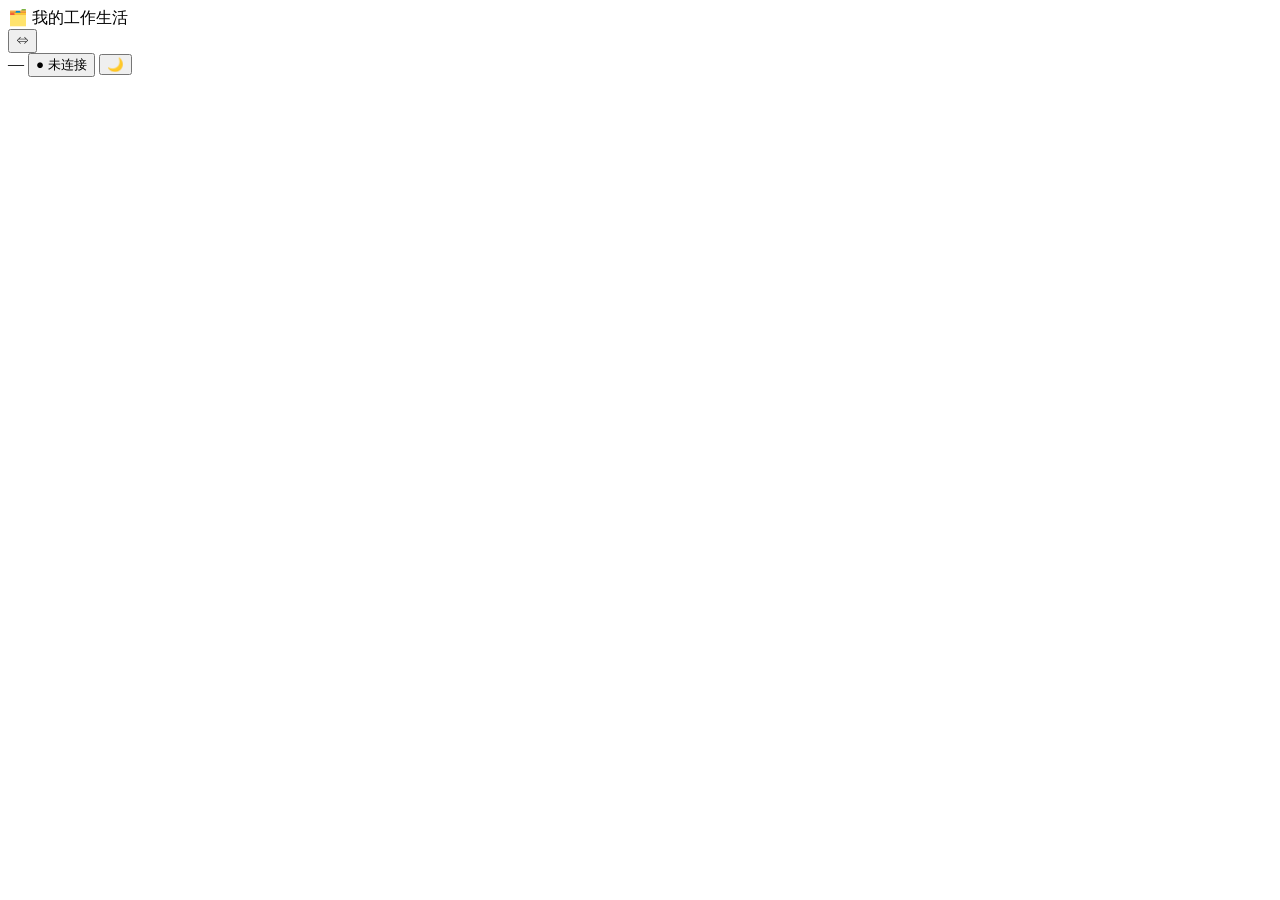
<file: src/index.template.html>
<!DOCTYPE html>
<html lang="zh-CN" data-theme="light">
<head>
<meta charset="UTF-8">
<meta name="viewport" content="width=device-width, initial-scale=1.0">
<title>我的工作生活</title>
<!--STYLES-->
</head>
<body>
<div id="compat-banner" class="banner banner-error" hidden>
  当前浏览器不支持本地数据文件读写（需要 Edge 或 Chrome）。可使用「数据与设置」中的导出/导入方式管理数据。
</div>
<div id="net-banner" class="banner banner-warn" hidden>
  <span>⚠ 尚未连接数据文件，修改将暂存浏览器</span>
  <button id="net-banner-btn" class="btn btn-small btn-primary">立即连接</button>
</div>
<div id="layout">
  <aside id="sidebar">
    <div id="sidebar-head">
      <span id="logo">🗂️</span>
      <span id="app-name">我的工作生活</span>
    </div>
    <nav id="nav"></nav>
    <button id="sidebar-toggle" class="btn btn-ghost btn-small" title="收起/展开侧边栏">⇔</button>
  </aside>
  <div id="main">
    <header id="topbar">
      <span id="top-date"></span>
      <span class="spacer"></span>
      <span id="save-state" class="save-state" title="保存状态">—</span>
      <button id="file-state" class="file-state file-state-off" title="数据文件状态">● 未连接</button>
      <button id="theme-toggle" class="btn btn-ghost btn-small" title="切换深浅色主题">🌙</button>
    </header>
    <main id="view" tabindex="-1"></main>
  </div>
</div>
<div id="modal-root"></div>
<div id="toast-root"></div>
<!--SCRIPTS-->
</body>
</html>
</file>
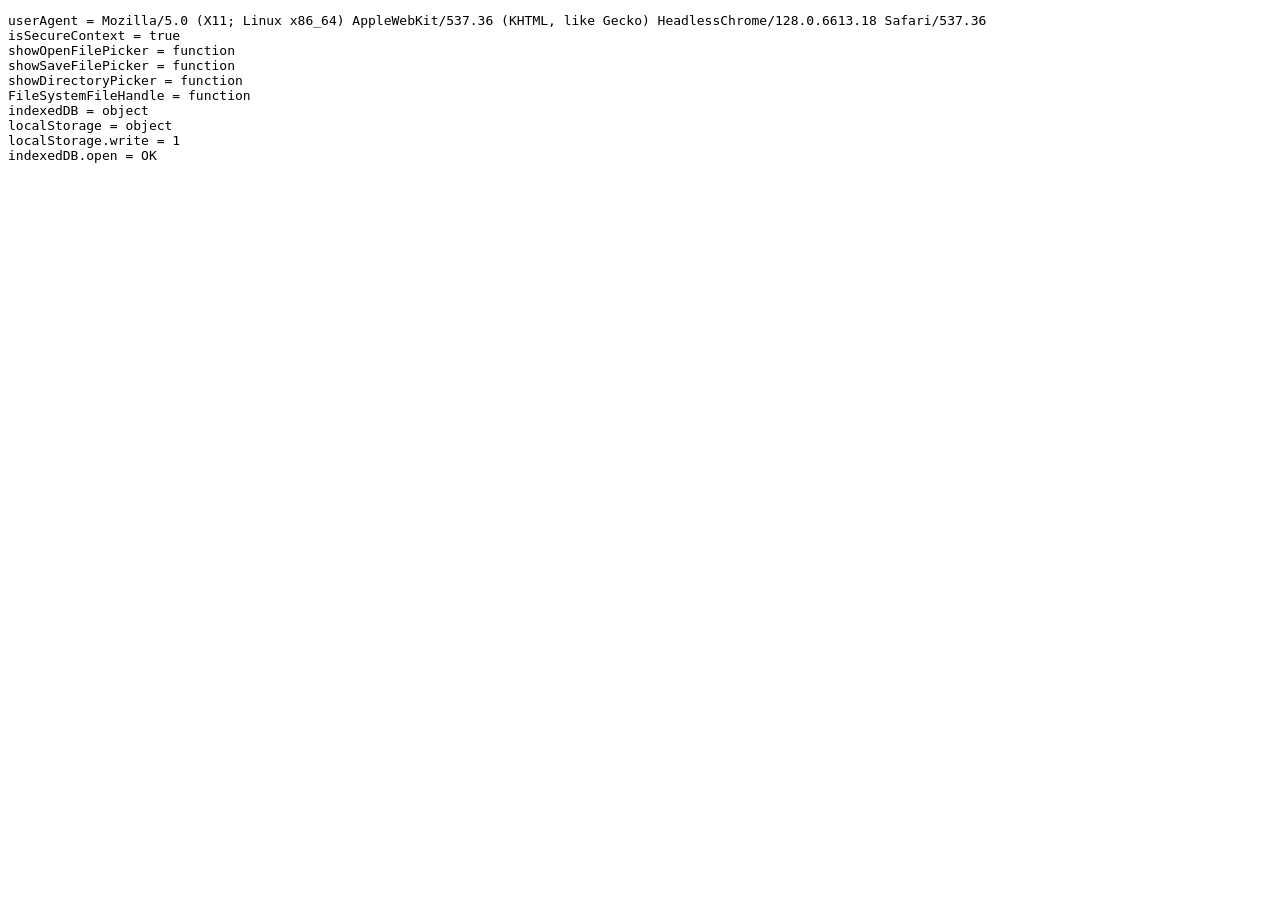
<file: tests/probe-fsa.html>
<!DOCTYPE html>
<html lang="zh-CN">
<head><meta charset="UTF-8"><title>probe</title></head>
<body>
<pre id="out">running...</pre>
<script>
(function () {
  var lines = [];
  function rec(k, v) { lines.push(k + ' = ' + v); }
  try {
    rec('userAgent', navigator.userAgent);
    rec('isSecureContext', String(window.isSecureContext));
    rec('showOpenFilePicker', typeof window.showOpenFilePicker);
    rec('showSaveFilePicker', typeof window.showSaveFilePicker);
    rec('showDirectoryPicker', typeof window.showDirectoryPicker);
    rec('FileSystemFileHandle', typeof window.FileSystemFileHandle);
    rec('indexedDB', typeof window.indexedDB);
    rec('localStorage', typeof window.localStorage);
    try { localStorage.setItem('probe', '1'); rec('localStorage.write', localStorage.getItem('probe')); } catch (e) { rec('localStorage.write', 'ERR ' + e.message); }
    try {
      var req = indexedDB.open('probe-db', 1);
      req.onsuccess = function () { rec('indexedDB.open', 'OK'); finish(); };
      req.onerror = function () { rec('indexedDB.open', 'ERR'); finish(); };
      setTimeout(function () { rec('indexedDB.open', 'TIMEOUT'); finish(); }, 2000);
    } catch (e) { rec('indexedDB.open', 'EXC ' + e.message); finish(); }
  } catch (e) {
    rec('fatal', e.message);
  }
  var done = false;
  function finish() {
    if (done) return; done = true;
    document.getElementById('out').textContent = lines.join('\n');
  }
  setTimeout(finish, 2500);
})();
</script>
</body>
</html>
</file>
